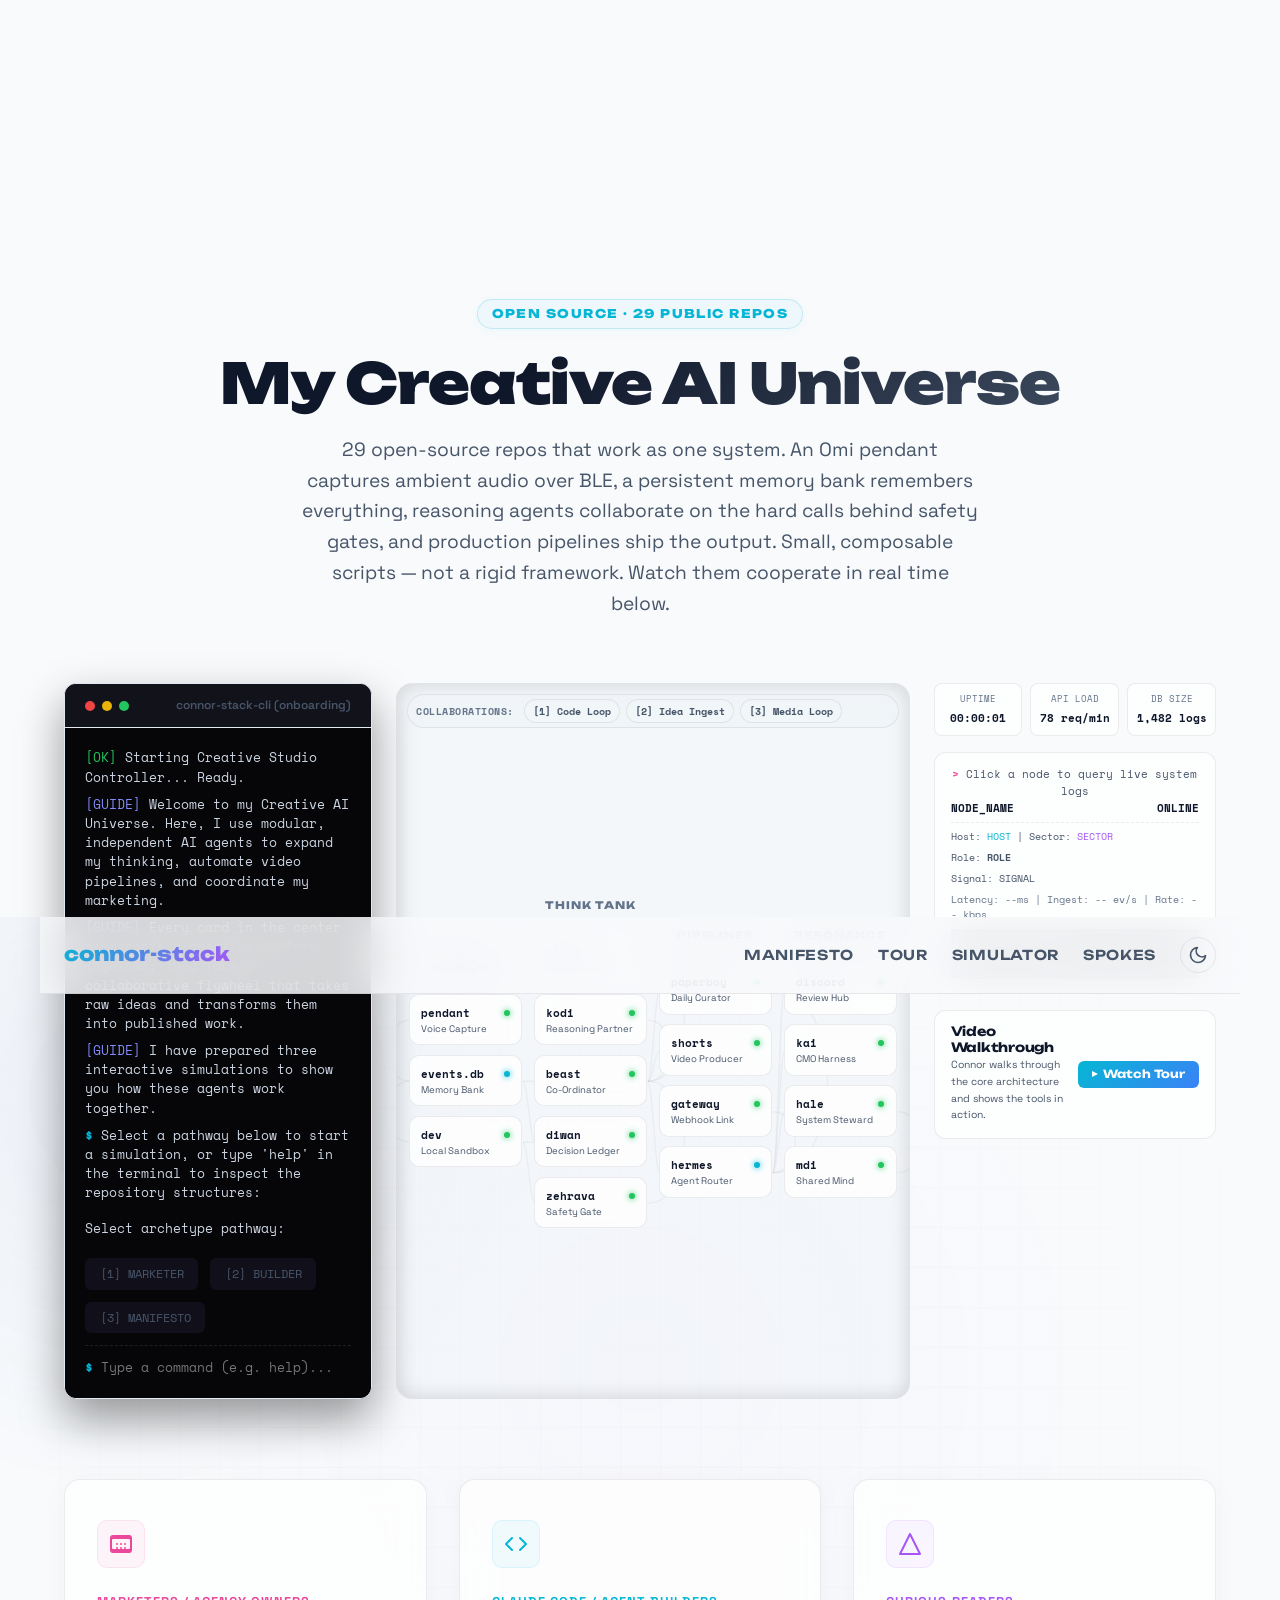
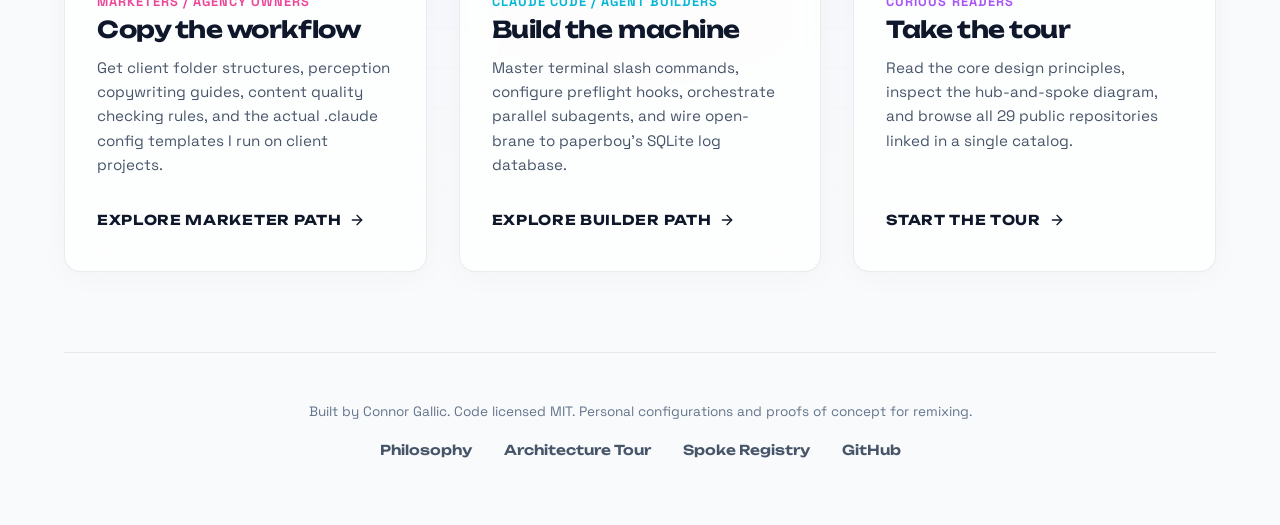
<file: index.html>
<!DOCTYPE html>
<html lang="en">
<head>
  <meta charset="UTF-8">
  <meta name="viewport" content="width=device-width, initial-scale=1.0">
  <title>connor-stack — Choose Your Own Adventure AI Portal</title>
  <meta name="description" content="An interactive portal showcasing Connor Gallic's personal AI stack. Explore composable agents, content quality loops, and custom setup prompts.">
  <link rel="stylesheet" href="index.css">
  <style>
    /* 3-column layout control deck */
    .control-deck {
      display: grid;
      grid-template-columns: 1.2fr 2fr 1.1fr;
      gap: 1.5rem;
      margin-bottom: 5rem;
      align-items: stretch;
      min-height: 620px;
    }

    @media (max-width: 1200px) {
      .control-deck {
        grid-template-columns: 1fr;
        min-height: auto;
      }
    }

    /* Column 1: Onboarding Terminal */
    .home-terminal {
      display: flex;
      flex-direction: column;
      height: 100%;
      min-height: 520px;
    }

    .home-terminal .terminal-body {
      flex-grow: 1;
      height: auto;
      overflow-y: auto;
      font-family: var(--font-mono);
      font-size: 0.8rem;
      background: #060508;
      padding: 1.25rem;
      border-radius: 0 0 12px 12px;
      line-height: 1.5;
    }

    .term-log-line {
      margin-bottom: 0.5rem;
      white-space: pre-wrap;
    }

    .term-prompt-line {
      color: var(--accent-cyan);
      font-weight: 700;
    }

    .term-success-line {
      color: #22c55e;
    }

    .term-system-line {
      color: var(--text-muted);
    }

    .term-selection-line {
      margin-top: 1rem;
      display: flex;
      flex-direction: column;
      gap: 0.5rem;
    }

    .term-btn-row {
      display: flex;
      gap: 0.75rem;
      flex-wrap: wrap;
      margin-top: 0.5rem;
    }

    .term-interactive-btn {
      background: #11101a;
      border: 1px solid var(--card-border);
      color: var(--text-secondary);
      font-family: var(--font-mono);
      font-size: 0.75rem;
      padding: 0.4rem 0.85rem;
      border-radius: 6px;
      cursor: pointer;
      transition: all var(--transition-speed);
    }

    .term-interactive-btn:hover {
      border-color: var(--accent-cyan);
      color: var(--text-primary);
      background: rgba(6, 182, 212, 0.05);
    }

    .cursor-blink {
      display: inline-block;
      width: 8px;
      height: 14px;
      background: var(--text-primary);
      margin-left: 2px;
      animation: cursorBlink 1s step-end infinite;
      vertical-align: middle;
    }

    @keyframes cursorBlink {
      from, to { background-color: transparent }
      50% { background-color: var(--text-primary) }
    }

    /* Pathway link unlock overlay */
    .glow-unlock-btn {
      background: linear-gradient(135deg, var(--accent-cyan), var(--accent-purple));
      color: #ffffff !important;
      border: none;
      box-shadow: 0 4px 15px rgba(168, 85, 247, 0.3);
      animation: pulseGlowBtn 2s infinite;
    }

    @keyframes pulseGlowBtn {
      0% { box-shadow: 0 0 0 0 rgba(168, 85, 247, 0.5); }
      70% { box-shadow: 0 0 0 10px rgba(168, 85, 247, 0); }
      100% { box-shadow: 0 0 0 0 rgba(168, 85, 247, 0); }
    }

    /* Column 2: Center Column - Flow Map */
    .topology-container {
      position: relative;
      width: 100%;
      height: 100%;
      min-height: 520px;
      background: light-dark(rgba(240, 244, 248, 0.5), rgba(7, 6, 10, 0.7));
      border: 1px solid var(--card-border);
      border-radius: 16px;
      overflow: hidden;
      box-shadow: inset 0 0 20px rgba(0,0,0,0.15);
      transition: border-color var(--transition-speed);
      display: flex;
      flex-direction: column;
    }

    .topology-container:hover {
      border-color: rgba(6, 182, 212, 0.25);
    }

    #topology-connections {
      position: absolute;
      top: 0;
      left: 0;
      width: 100%;
      height: 100%;
      pointer-events: none;
      z-index: 1;
      overflow: visible;
    }

    .flowmap-container {
      display: grid;
      grid-template-columns: repeat(4, 1fr);
      gap: 0.75rem;
      padding: 3.5rem 0.75rem 0.75rem 0.75rem;
      height: 100%;
      overflow-y: auto;
      position: relative;
      z-index: 2;
      box-sizing: border-box;
      flex-grow: 1;
    }

    .flowmap-column {
      display: flex;
      flex-direction: column;
      gap: 0.6rem;
      justify-content: center;
      height: 100%;
    }

    .column-header {
      font-family: var(--font-display);
      font-size: 0.65rem;
      font-weight: 800;
      text-transform: uppercase;
      letter-spacing: 0.08em;
      color: var(--text-muted);
      text-align: center;
      margin-bottom: 0.2rem;
      border-bottom: 1px dashed var(--card-border);
      padding-bottom: 0.3rem;
    }

    /* Node Cards */
    .node-card {
      background: light-dark(rgba(255, 255, 255, 0.8), rgba(21, 20, 29, 0.65));
      border: 1px solid var(--card-border);
      border-radius: 10px;
      padding: 0.55rem 0.7rem;
      font-family: var(--font-sans);
      cursor: pointer;
      transition: all var(--transition-speed) var(--transition-bounce);
      position: relative;
      display: flex;
      flex-direction: column;
      gap: 0.15rem;
      backdrop-filter: blur(8px);
      -webkit-backdrop-filter: blur(8px);
      user-select: none;
      z-index: 5;
    }

    .node-card:hover {
      background: light-dark(rgba(255, 255, 255, 0.95), rgba(30, 27, 46, 0.85));
      border-color: var(--accent-cyan);
      transform: translateY(-2px) scale(1.02);
      box-shadow: 0 4px 12px rgba(6, 182, 212, 0.15);
    }

    .node-header {
      display: flex;
      justify-content: space-between;
      align-items: center;
    }

    .node-title {
      font-family: var(--font-mono);
      font-size: 0.7rem;
      font-weight: 700;
      color: var(--text-primary);
    }

    .node-status-dot {
      width: 6px;
      height: 6px;
      border-radius: 50%;
      display: inline-block;
    }

    .node-status-dot.online {
      background-color: #22c55e;
      box-shadow: 0 0 6px #22c55e;
    }

    .node-status-dot.synced {
      background-color: var(--accent-cyan);
      box-shadow: 0 0 6px var(--accent-cyan);
    }

    .node-desc {
      font-size: 0.6rem;
      color: var(--text-secondary);
      line-height: 1.2;
    }

    /* Node highlight states */
    .node-card.active-node {
      border-color: var(--accent-cyan);
      box-shadow: 0 0 15px rgba(6, 182, 212, 0.4);
      background: light-dark(rgba(255, 255, 255, 0.95), rgba(30, 27, 46, 0.95));
      transform: scale(1.03);
    }

    .node-card.active-node-pink {
      border-color: var(--accent-pink);
      box-shadow: 0 0 15px rgba(236, 72, 153, 0.4);
      background: light-dark(rgba(255, 255, 255, 0.95), rgba(30, 27, 46, 0.95));
      transform: scale(1.03);
    }

    .node-card.dimmed-node {
      opacity: 0.3;
    }

    /* SVG connection paths */
    .conn-path {
      fill: none;
      stroke: var(--card-border);
      stroke-width: 1.5;
      opacity: 0.5;
      transition: all var(--transition-speed) ease;
    }

    .conn-path.highlighted {
      stroke: var(--accent-cyan);
      stroke-width: 2.5;
      opacity: 0.9;
    }

    .conn-path.dimmed {
      opacity: 0.1;
    }

    .conn-path.active-flow {
      stroke: var(--accent-cyan);
      stroke-dasharray: 6, 6;
      stroke-width: 2.5;
      opacity: 1;
      animation: flowDash 1s linear infinite;
    }

    .conn-path.active-flow-pink {
      stroke: var(--accent-pink);
      stroke-dasharray: 6, 6;
      stroke-width: 2.5;
      opacity: 1;
      animation: flowDash 1s linear infinite;
    }

    @keyframes flowDash {
      to {
        stroke-dashoffset: -12;
      }
    }

    /* Workflow simulation menu */
    .workflow-sim-header {
      position: absolute;
      top: 10px;
      left: 10px;
      right: 10px;
      display: flex;
      justify-content: flex-start;
      align-items: center;
      gap: 6px;
      z-index: 10;
      background: light-dark(rgba(240, 244, 248, 0.9), rgba(7, 6, 10, 0.85));
      border: 1px solid var(--card-border);
      border-radius: 20px;
      padding: 4px 8px;
      backdrop-filter: blur(8px);
      -webkit-backdrop-filter: blur(8px);
    }

    .sim-title {
      font-family: var(--font-mono);
      font-size: 0.65rem;
      font-weight: 700;
      color: var(--text-muted);
      margin-right: 4px;
      letter-spacing: 0.05em;
    }

    .sim-tab-btn {
      background: rgba(255, 255, 255, 0.03);
      border: 1px solid var(--card-border);
      color: var(--text-secondary);
      font-family: var(--font-mono);
      font-size: 0.65rem;
      font-weight: 600;
      padding: 3px 8px;
      border-radius: 12px;
      cursor: pointer;
      transition: all 0.2s ease;
    }

    .sim-tab-btn:hover {
      background: rgba(6, 182, 212, 0.15);
      border-color: var(--accent-cyan);
      color: var(--text-primary);
      box-shadow: 0 0 8px rgba(6, 182, 212, 0.2);
    }

    .sim-tab-btn.active {
      background: rgba(6, 182, 212, 0.2);
      border-color: var(--accent-cyan);
      color: var(--text-primary);
      box-shadow: 0 0 8px rgba(6, 182, 212, 0.3);
    }

    /* Column 3: HUD details sidepanel */
    .telemetry-sidepanel {
      display: flex;
      flex-direction: column;
      gap: 1rem;
      height: 100%;
    }

    /* Stats grid */
    .stats-mini-grid {
      display: grid;
      grid-template-columns: repeat(3, 1fr);
      gap: 0.5rem;
    }

    .stat-card-mini {
      background: var(--card-bg);
      border: 1px solid var(--card-border);
      border-radius: 8px;
      padding: 0.5rem;
      display: flex;
      flex-direction: column;
      align-items: center;
      text-align: center;
    }

    .stat-card-mini .stat-label {
      font-size: 0.55rem;
      color: var(--text-muted);
      text-transform: uppercase;
      font-family: var(--font-mono);
    }

    .stat-card-mini .stat-val {
      font-size: 0.7rem;
      font-weight: 700;
      color: var(--text-primary);
      font-family: var(--font-mono);
      margin-top: 0.15rem;
      white-space: nowrap;
    }

    /* Telemetry HUD details */
    .topology-hud {
      background: var(--card-bg);
      border: 1px solid var(--card-border);
      padding: 0.85rem 1rem;
      border-radius: 12px;
      min-height: 140px;
      display: flex;
      flex-direction: column;
      justify-content: flex-start;
      transition: all var(--transition-speed);
      backdrop-filter: blur(8px);
      -webkit-backdrop-filter: blur(8px);
    }

    .topology-hud.active-hud {
      border-color: var(--accent-cyan);
      box-shadow: 0 0 15px rgba(6, 182, 212, 0.15);
      background: rgba(6, 182, 212, 0.02);
    }

    /* Prompt Box with Copy */
    .hud-prompt-container {
      background: #060508;
      border: 1px solid var(--card-border);
      border-radius: 8px;
      padding: 0.6rem;
      margin-top: 0.5rem;
      position: relative;
    }

    .hud-prompt-scroll {
      max-height: 90px;
      overflow-y: auto;
      font-family: var(--font-mono);
      font-size: 0.65rem;
      color: var(--text-secondary);
      white-space: pre-wrap;
      word-break: break-all;
      line-height: 1.4;
      padding-right: 1.5rem;
    }

    .copy-btn-mini-hud {
      position: absolute;
      top: 6px;
      right: 6px;
      background: var(--accent-cyan);
      border: none;
      color: #ffffff;
      font-family: var(--font-mono);
      font-size: 0.55rem;
      font-weight: 700;
      padding: 2px 6px;
      border-radius: 4px;
      cursor: pointer;
      transition: all 0.2s;
    }

    .copy-btn-mini-hud:hover {
      box-shadow: 0 0 8px rgba(6, 182, 212, 0.5);
    }

    /* Video section styling */
    .video-showcase-inline {
      background: var(--card-bg);
      border: 1px solid var(--card-border);
      border-radius: 12px;
      padding: 0.85rem 1rem;
      display: flex;
      justify-content: space-between;
      align-items: center;
      gap: 0.75rem;
      backdrop-filter: blur(8px);
      -webkit-backdrop-filter: blur(8px);
    }

    .video-info-block {
      flex-grow: 1;
    }

    .video-title-mini {
      font-family: var(--font-display);
      font-size: 0.8rem;
      font-weight: 700;
      color: var(--text-primary);
      margin-bottom: 0.15rem;
    }

    .video-desc-mini {
      font-size: 0.65rem;
      color: var(--text-secondary);
    }

    .video-btn-container {
      display: flex;
      align-items: center;
    }

    .play-btn-mini {
      background: linear-gradient(135deg, var(--accent-cyan), var(--accent-blue));
      border: none;
      border-radius: 6px;
      padding: 0.4rem 0.85rem;
      font-family: var(--font-display);
      font-size: 0.7rem;
      font-weight: 700;
      color: #ffffff;
      cursor: pointer;
      display: flex;
      align-items: center;
      gap: 0.35rem;
      transition: all var(--transition-speed);
      white-space: nowrap;
    }

    .play-btn-mini:hover {
      box-shadow: 0 4px 15px rgba(6, 182, 212, 0.3);
      transform: translateY(-1px);
    }

    .play-icon-mini {
      width: 0;
      height: 0;
      border-top: 3.5px solid transparent;
      border-bottom: 3.5px solid transparent;
      border-left: 6px solid #ffffff;
    }
  </style>
</head>
<body>

  <!-- Matrix Digital Rain Background Overlay -->
  <div class="matrix-canvas-container" id="matrix-canvas-container">
    <canvas id="matrix-rain-canvas"></canvas>
  </div>

  <div class="layout-container">
    <!-- Navigation bar -->
    <header class="nav-header" role="banner">
      <a href="index.html" class="brand" id="nav-brand-link">
        <span class="brand-accent">connor-stack</span>
      </a>
      <nav class="nav-actions" role="navigation" aria-label="Main Navigation">
        <a href="philosophy.html" class="nav-link" id="nav-philosophy-link">Manifesto</a>
        <a href="tour.html" class="nav-link" id="nav-tour-link">Tour</a>
        <a href="cmo-simulator.html" class="nav-link" id="nav-simulator-link">Simulator</a>
        <a href="spokes.html" class="nav-link" id="nav-spokes-link">Spokes</a>
        <button class="theme-toggle-btn" id="theme-toggle-button" aria-label="Toggle color theme" title="Toggle dark/light mode">
          <svg width="20" height="20" viewBox="0 0 24 24" fill="none" stroke="currentColor" stroke-width="2" stroke-linecap="round" stroke-linejoin="round" class="theme-icon">
            <circle cx="12" cy="12" r="4"></circle>
            <path d="M12 2v2"></path>
            <path d="M12 20v2"></path>
            <path d="M5 5l1.5 1.5"></path>
            <path d="M17.5 17.5L19 19"></path>
            <path d="M2 12h2"></path>
            <path d="M20 12h2"></path>
            <path d="M5 19l1.5-1.5"></path>
            <path d="M17.5 6.5L19 5"></path>
          </svg>
        </button>
      </nav>
    </header>

    <!-- Main Content Area -->
    <main role="main">
      <section class="hero" aria-labelledby="main-heading">
        <span class="hero-tag">Open Source · 29 Public Repos</span>
        <h1 class="hero-title" id="main-heading">My Creative AI Universe</h1>
        <p class="hero-subtitle">29 open-source repos that work as one system. An Omi pendant captures ambient audio over BLE, a persistent memory bank remembers everything, reasoning agents collaborate on the hard calls behind safety gates, and production pipelines ship the output. Small, composable scripts — not a rigid framework. Watch them cooperate in real time below.</p>
      </section>

      <!-- Active Dashboard: Onboarding Terminal + Stack Status -->
      <section class="control-deck" aria-label="AI Universe Control Deck">
        <!-- Interactive Onboarding Terminal (Left Column) -->
        <div class="terminal-window home-terminal">
          <div class="terminal-header">
            <div class="terminal-dots">
              <div class="terminal-dot red"></div>
              <div class="terminal-dot yellow"></div>
              <div class="terminal-dot green"></div>
            </div>
            <div class="terminal-title">connor-stack-cli (onboarding)</div>
          </div>
          <div class="terminal-body" id="term-onboarding-logs">
            <div id="terminal-logs-content"></div>
            <div class="terminal-input-container" id="terminal-input-row" style="display: none;">
              <span class="term-prompt-line">$ </span>
              <input type="text" class="terminal-text-input" id="terminal-text-input" autocomplete="off" placeholder="Type a command (e.g. help)...">
            </div>
          </div>
        </div>

        <!-- Live Network Graph Canvas Container (Center Column) -->
        <div class="topology-container" id="topology-container-main">
          <!-- Floating Scenario Selection Menu -->
          <div class="workflow-sim-header" id="workflow-sim-header">
            <span class="sim-title">COLLABORATIONS:</span>
            <button class="sim-tab-btn" id="sim-btn-code" onclick="startWorkflowSim('code')">[1] Code Loop</button>
            <button class="sim-tab-btn" id="sim-btn-voice" onclick="startWorkflowSim('voice')">[2] Idea Ingest</button>
            <button class="sim-tab-btn" id="sim-btn-media" onclick="startWorkflowSim('media')">[3] Media Loop</button>
          </div>

          <svg id="topology-connections"></svg>

          <div class="flowmap-container" id="flowmap-outer-container">
            <!-- Column 1: MEMORY -->
            <div class="flowmap-column" id="col-memory">
              <div class="column-header">MEMORY</div>
              <div class="node-card" id="node-pendant" data-node-key="pendant">
                <div class="node-header">
                  <span class="node-title">pendant</span>
                  <span class="node-status-dot online"></span>
                </div>
                <div class="node-desc">Voice Capture</div>
              </div>
              <div class="node-card" id="node-events" data-node-key="events">
                <div class="node-header">
                  <span class="node-title">events.db</span>
                  <span class="node-status-dot synced"></span>
                </div>
                <div class="node-desc">Memory Bank</div>
              </div>
              <div class="node-card" id="node-dev" data-node-key="dev">
                <div class="node-header">
                  <span class="node-title">dev</span>
                  <span class="node-status-dot online"></span>
                </div>
                <div class="node-desc">Local Sandbox</div>
              </div>
            </div>

            <!-- Column 2: THINK TANK -->
            <div class="flowmap-column" id="col-thinktank">
              <div class="column-header">THINK TANK</div>
              <div class="node-card" id="node-clive" data-node-key="clive">
                <div class="node-header">
                  <span class="node-title">clive</span>
                  <span class="node-status-dot online"></span>
                </div>
                <div class="node-desc">Coding Peer</div>
              </div>
              <div class="node-card" id="node-kodi" data-node-key="kodi">
                <div class="node-header">
                  <span class="node-title">kodi</span>
                  <span class="node-status-dot online"></span>
                </div>
                <div class="node-desc">Reasoning Partner</div>
              </div>
              <div class="node-card" id="node-beast" data-node-key="beast">
                <div class="node-header">
                  <span class="node-title">beast</span>
                  <span class="node-status-dot online"></span>
                </div>
                <div class="node-desc">Co-Ordinator</div>
              </div>
              <div class="node-card" id="node-diwan" data-node-key="diwan">
                <div class="node-header">
                  <span class="node-title">diwan</span>
                  <span class="node-status-dot online"></span>
                </div>
                <div class="node-desc">Decision Ledger</div>
              </div>
              <div class="node-card" id="node-zehrava" data-node-key="zehrava">
                <div class="node-header">
                  <span class="node-title">zehrava</span>
                  <span class="node-status-dot online"></span>
                </div>
                <div class="node-desc">Safety Gate</div>
              </div>
            </div>

            <!-- Column 3: PIPELINES -->
            <div class="flowmap-column" id="col-pipelines">
              <div class="column-header">PIPELINES</div>
              <div class="node-card" id="node-paperboy" data-node-key="paperboy">
                <div class="node-header">
                  <span class="node-title">paperboy</span>
                  <span class="node-status-dot online"></span>
                </div>
                <div class="node-desc">Daily Curator</div>
              </div>
              <div class="node-card" id="node-shorts" data-node-key="shorts">
                <div class="node-header">
                  <span class="node-title">shorts</span>
                  <span class="node-status-dot online"></span>
                </div>
                <div class="node-desc">Video Producer</div>
              </div>
              <div class="node-card" id="node-gateway" data-node-key="gateway">
                <div class="node-header">
                  <span class="node-title">gateway</span>
                  <span class="node-status-dot online"></span>
                </div>
                <div class="node-desc">Webhook Link</div>
              </div>
              <div class="node-card" id="node-hermes" data-node-key="hermes">
                <div class="node-header">
                  <span class="node-title">hermes</span>
                  <span class="node-status-dot synced"></span>
                </div>
                <div class="node-desc">Agent Router</div>
              </div>
            </div>

            <!-- Column 4: RESONANCE -->
            <div class="flowmap-column" id="col-resonance">
              <div class="column-header">RESONANCE</div>
              <div class="node-card" id="node-discord" data-node-key="discord">
                <div class="node-header">
                  <span class="node-title">discord</span>
                  <span class="node-status-dot online"></span>
                </div>
                <div class="node-desc">Review Hub</div>
              </div>
              <div class="node-card" id="node-kai" data-node-key="kai">
                <div class="node-header">
                  <span class="node-title">kai</span>
                  <span class="node-status-dot online"></span>
                </div>
                <div class="node-desc">CMO Harness</div>
              </div>
              <div class="node-card" id="node-hale" data-node-key="hale">
                <div class="node-header">
                  <span class="node-title">hale</span>
                  <span class="node-status-dot online"></span>
                </div>
                <div class="node-desc">System Steward</div>
              </div>
              <div class="node-card" id="node-mdi" data-node-key="mdi">
                <div class="node-header">
                  <span class="node-title">mdi</span>
                  <span class="node-status-dot online"></span>
                </div>
                <div class="node-desc">Shared Mind</div>
              </div>
            </div>
          </div>
        </div>

        <!-- Telemetry Sidepanel & HUD (Right Column) -->
        <div class="telemetry-sidepanel">
          <!-- Live System stats -->
          <div class="stats-mini-grid">
            <div class="stat-card-mini">
              <span class="stat-label">Uptime</span>
              <span class="stat-val" id="stats-uptime">00:00:00</span>
            </div>
            <div class="stat-card-mini">
              <span class="stat-label">API Load</span>
              <span class="stat-val" id="stats-api-load">78 req/min</span>
            </div>
            <div class="stat-card-mini">
              <span class="stat-label">DB Size</span>
              <span class="stat-val" id="stats-db-count">1,482 logs</span>
            </div>
          </div>

          <!-- Node Telemetry Details Box -->
          <div class="topology-hud" id="topology-details">
            <div id="topology-hud-idle" style="font-family: var(--font-mono); font-size: 0.7rem; color: var(--text-secondary); text-align: center; line-height: 1.5; margin: auto 0;">
              <span style="color: var(--accent-pink); animation: cursorBlink 1.5s infinite; font-weight: bold;">&gt;</span> Click a node to query live system logs
            </div>
            <div id="topology-hud-active" style="display: none; font-family: var(--font-mono); font-size: 0.7rem; line-height: 1.5; height: 100%; display: flex; flex-direction: column; justify-content: space-between;">
              <div>
                <div style="display: flex; justify-content: space-between; margin-bottom: 0.35rem; border-bottom: 1px dashed var(--card-border); padding-bottom: 0.35rem;">
                  <span id="hud-node-name" style="font-weight: 700; color: var(--text-primary);">NODE_NAME</span>
                  <span id="hud-node-status" style="font-weight: 700;">ONLINE</span>
                </div>
                <div style="color: var(--text-secondary); margin-bottom: 0.35rem; font-size: 0.65rem;">
                  Host: <span id="hud-node-host" style="color: var(--accent-cyan);">HOST</span> | Sector: <span id="hud-node-sector" style="color: var(--accent-purple);">SECTOR</span>
                </div>
                <div style="color: var(--text-secondary); margin-bottom: 0.35rem; font-size: 0.65rem;">
                  Role: <span id="hud-node-role" style="font-weight: 600;">ROLE</span>
                </div>
                <div style="color: var(--text-secondary); margin-bottom: 0.35rem; font-size: 0.65rem;">
                  Signal: <span id="hud-node-signal" style="font-family: var(--font-mono);">SIGNAL</span>
                </div>
                <div style="color: var(--text-muted); font-size: 0.6rem; margin-bottom: 0.5rem;" id="hud-node-telemetry">
                  Latency: --ms | Ingest: -- ev/s | Rate: -- kbps
                </div>
                <div style="color: var(--text-primary); font-size: 0.65rem; height: 50px; overflow-y: auto; background: rgba(0,0,0,0.3); padding: 0.35rem 0.6rem; border-radius: 4px; border-left: 2px solid var(--accent-cyan); font-family: var(--font-mono); white-space: pre-wrap;" id="hud-node-activity">
                  SYSTEM_ACTIVITY_LOG
                </div>
              </div>

              <!-- Prompt Copy Panel -->
              <div id="hud-prompt-box" class="hud-prompt-container" style="display: none; margin-top: 0.5rem;">
                <button class="copy-btn-mini-hud" id="hud-copy-btn">COPY PROMPT</button>
                <div style="font-size: 0.55rem; color: var(--text-muted); font-family: var(--font-mono); margin-bottom: 0.2rem; text-transform: uppercase;">Paste this into Claude:</div>
                <div class="hud-prompt-scroll" id="hud-prompt-text">PROMPT_TEMPLATE</div>
              </div>
            </div>
          </div>

          <!-- Video Walkthrough -->
          <div class="video-showcase-inline">
            <div class="video-info-block">
              <h3 class="video-title-mini">Video Walkthrough</h3>
              <p class="video-desc-mini">Connor walks through the core architecture and shows the tools in action.</p>
            </div>
            <div class="video-btn-container" id="video-btn-wrapper">
              <button class="play-btn-mini" id="video-play-trigger" aria-label="Watch video walkthrough">
                <span class="play-icon-mini"></span>
                <span>Watch Tour</span>
              </button>
            </div>
          </div>
        </div>
      </section>

      <!-- The Three Doors Route Selection -->
      <section class="doors-grid" aria-label="Audience Pathways">
        
        <!-- Marketer Door -->
        <a href="marketer/index.html" class="door-card marketer" id="door-marketer-link">
          <div class="door-icon-wrapper">
            <svg width="24" height="24" viewBox="0 0 24 24" fill="none" stroke="currentColor" stroke-width="2" stroke-linecap="round" stroke-linejoin="round">
              <path d="M4 4h16c1.1 0 2 .9 2 2v12c0 1.1-.9 2-2 2H4c-1.1 0-2-.9-2-2V6c0-1.1.9-2 2-2z"></path>
              <rect x="2" y="6" width="20" height="12" rx="2"></rect>
              <path d="M12 12h.01"></path>
              <path d="M16 16h.01"></path>
              <path d="M8 16h.01"></path>
              <path d="M12 16h.01"></path>
              <path d="M8 12h.01"></path>
              <path d="M16 12h.01"></path>
            </svg>
          </div>
          <span class="door-meta">Marketers / Agency Owners</span>
          <h3 class="door-title">Copy the workflow</h3>
          <p class="door-desc">Get client folder structures, perception copywriting guides, content quality checking rules, and the actual .claude config templates I run on client projects.</p>
          <span class="door-action" id="marketer-action-span">
            <span>Explore Marketer Path</span>
            <svg class="arrow-icon" width="16" height="16" viewBox="0 0 24 24" fill="none" stroke="currentColor" stroke-width="2" stroke-linecap="round" stroke-linejoin="round">
              <line x1="5" y1="12" x2="19" y2="12"></line>
              <polyline points="12 5 19 12 12 19"></polyline>
            </svg>
          </span>
        </a>

        <!-- Builder Door -->
        <a href="builder/index.html" class="door-card builder" id="door-builder-link">
          <div class="door-icon-wrapper">
            <svg width="24" height="24" viewBox="0 0 24 24" fill="none" stroke="currentColor" stroke-width="2" stroke-linecap="round" stroke-linejoin="round">
              <polyline points="16 18 22 12 16 6"></polyline>
              <polyline points="8 6 2 12 8 18"></polyline>
            </svg>
          </div>
          <span class="door-meta">Claude Code / Agent Builders</span>
          <h3 class="door-title">Build the machine</h3>
          <p class="door-desc">Master terminal slash commands, configure preflight hooks, orchestrate parallel subagents, and wire open-brane to paperboy's SQLite log database.</p>
          <span class="door-action" id="builder-action-span">
            <span>Explore Builder Path</span>
            <svg class="arrow-icon" width="16" height="16" viewBox="0 0 24 24" fill="none" stroke="currentColor" stroke-width="2" stroke-linecap="round" stroke-linejoin="round">
              <line x1="5" y1="12" x2="19" y2="12"></line>
              <polyline points="12 5 19 12 12 19"></polyline>
            </svg>
          </span>
        </a>

        <!-- Curious Door -->
        <a href="tour.html" class="door-card curious" id="door-tour-link">
          <div class="door-icon-wrapper">
            <svg width="24" height="24" viewBox="0 0 24 24" fill="none" stroke="currentColor" stroke-width="2" stroke-linecap="round" stroke-linejoin="round">
              <polygon points="12 2 2 22 22 22"></polygon>
            </svg>
          </div>
          <span class="door-meta">Curious Readers</span>
          <h3 class="door-title">Take the tour</h3>
          <p class="door-desc">Read the core design principles, inspect the hub-and-spoke diagram, and browse all 29 public repositories linked in a single catalog.</p>
          <span class="door-action">
            <span>Start the Tour</span>
            <svg class="arrow-icon" width="16" height="16" viewBox="0 0 24 24" fill="none" stroke="currentColor" stroke-width="2" stroke-linecap="round" stroke-linejoin="round">
              <line x1="5" y1="12" x2="19" y2="12"></line>
              <polyline points="12 5 19 12 12 19"></polyline>
            </svg>
          </span>
        </a>

      </section>
    </main>

    <!-- Footer Area -->
    <footer class="footer" role="contentinfo">
      <p class="footer-text">Built by Connor Gallic. Code licensed MIT. Personal configurations and proofs of concept for remixing.</p>
      <div class="footer-links">
        <a href="philosophy.html" class="footer-link">Philosophy</a>
        <a href="tour.html" class="footer-link">Architecture Tour</a>
        <a href="spokes.html" class="footer-link">Spoke Registry</a>
        <a href="https://github.com/cgallic/connor-stack" class="footer-link" target="_blank" rel="noopener">GitHub</a>
      </div>
    </footer>
  </div>

  <script>
    // Theme control using light-dark() CSS reactivity and color-scheme properties
    const themeBtn = document.getElementById('theme-toggle-button');
    
    // Get initial preference
    let currentTheme = localStorage.getItem('theme');
    if (!currentTheme) {
      currentTheme = window.matchMedia('(prefers-color-scheme: light)').matches ? 'light' : 'dark';
    }
    
    // Set initial layout
    document.documentElement.style.colorScheme = currentTheme;
    updateThemeIcon(currentTheme);
    
    themeBtn.addEventListener('click', () => {
      const isDark = document.documentElement.style.colorScheme === 'dark';
      const nextTheme = isDark ? 'light' : 'dark';
      
      document.documentElement.style.colorScheme = nextTheme;
      localStorage.setItem('theme', nextTheme);
      updateThemeIcon(nextTheme);
    });

    function updateThemeIcon(theme) {
      const isDark = theme === 'dark';
      themeBtn.querySelector('.theme-icon').innerHTML = isDark 
        ? `<circle cx="12" cy="12" r="4"></circle><path d="M12 2v2"></path><path d="M12 20v2"></path><path d="M5 5l1.5 1.5"></path><path d="M17.5 17.5L19 19"></path><path d="M2 12h2"></path><path d="M20 12h2"></path><path d="M5 19l1.5-1.5"></path><path d="M17.5 6.5L19 5"></path>`
        : `<path d="M21 12.79A9 9 0 1 1 11.21 3 7 7 0 0 0 21 12.79z"></path>`;
    }

    // Web Audio Synthesizer Logic
    let audioCtx = null;
    let soundEnabled = true;

    function getAudioContext() {
      if (!audioCtx) {
        audioCtx = new (window.AudioContext || window.webkitAudioContext)();
      }
      return audioCtx;
    }

    function playTone(freqStart, freqEnd, duration, type = 'sine', volume = 0.05) {
      if (!soundEnabled) return;
      try {
        const ctx = getAudioContext();
        if (ctx.state === 'suspended') {
          ctx.resume();
        }
        const osc = ctx.createOscillator();
        const gain = ctx.createGain();
        
        osc.type = type;
        osc.frequency.setValueAtTime(freqStart, ctx.currentTime);
        if (freqEnd && freqEnd !== freqStart) {
          osc.frequency.exponentialRampToValueAtTime(freqEnd, ctx.currentTime + duration);
        }
        
        gain.gain.setValueAtTime(volume, ctx.currentTime);
        gain.gain.exponentialRampToValueAtTime(0.0001, ctx.currentTime + duration);
        
        osc.connect(gain);
        gain.connect(ctx.destination);
        
        osc.start();
        osc.stop(ctx.currentTime + duration);
      } catch (e) {
        console.warn("Web Audio API not supported/blocked", e);
      }
    }

    const playTick = () => playTone(1200, 1000, 0.015, 'triangle', 0.01);
    const playSuccess = () => {
      playTone(523.25, 523.25, 0.08, 'sine', 0.03);
      setTimeout(() => playTone(659.25, 659.25, 0.08, 'sine', 0.03), 80);
      setTimeout(() => playTone(783.99, 783.99, 0.15, 'sine', 0.03), 160);
    };
    const playChirp = () => playTone(800, 1600, 0.05, 'sine', 0.02);
    const playLaser = () => playTone(2000, 150, 0.25, 'sawtooth', 0.015);
    const playError = () => playTone(150, 120, 0.15, 'sawtooth', 0.03);
    const playBoot = () => {
      playTone(110, 220, 0.4, 'sine', 0.04);
      setTimeout(() => playTone(165, 330, 0.4, 'sine', 0.03), 150);
    };

    function attachAudioFeedback() {
      const elements = document.querySelectorAll('a, button, .term-interactive-btn');
      elements.forEach(el => {
        if (el.dataset.soundAttached) return;
        el.dataset.soundAttached = "true";
        
        el.addEventListener('mouseenter', () => {
          playTick();
        });
        el.addEventListener('click', () => {
          if (el.classList.contains('glow-unlock-btn')) {
            playSuccess();
          } else if (el.id === 'theme-toggle-button') {
            playChirp();
          } else {
            playTick();
          }
        });
      });
    }

    // Video play trigger feedback
    const playTrigger = document.getElementById('video-play-trigger');
    if (playTrigger) {
      playTrigger.addEventListener('click', () => {
        const wrapper = document.getElementById('video-btn-wrapper');
        if (wrapper) {
          wrapper.innerHTML = `
            <span style="font-size: 0.8rem; color: var(--text-secondary); font-weight: 500;">
              Video coming soon
            </span>
          `;
        }
      });
    }

    // Onboarding Terminal Simulator Logic
    const termBody = document.getElementById('term-onboarding-logs');
    const termLogs = document.getElementById('terminal-logs-content');
    const inputRow = document.getElementById('terminal-input-row');
    const textInput = document.getElementById('terminal-text-input');
    
    const bootSequence = [
      { text: "Starting Creative Studio Controller... Ready.", type: "success", delay: 200 },
      { text: "Welcome to my Creative AI Universe. Here, I use modular, independent AI agents to expand my thinking, automate video pipelines, and coordinate my marketing.", type: "system", delay: 300 },
      { text: "Every card in the center represents a creative partner. Together, they form a collaborative flywheel that takes raw ideas and transforms them into published work.", type: "system", delay: 300 },
      { text: "I have prepared three interactive simulations to show you how these agents work together.", type: "system", delay: 300 },
      { text: "Select a pathway below to start a simulation, or type 'help' in the terminal to inspect the repository structures:", type: "prompt", delay: 200 }
    ];

    function writeTermLine(text, type = "") {
      const line = document.createElement('div');
      line.className = 'term-log-line';
      if (type === 'prompt') {
        line.innerHTML = `<span class="term-prompt-line">$ </span>${text}`;
      } else if (type === 'success') {
        line.innerHTML = `<span style="color:#22c55e;">[OK]</span> ${text}`;
      } else if (type === 'system') {
        line.innerHTML = `<span style="color:#818cf8;">[GUIDE]</span> ${text}`;
      } else if (type === 'error') {
        line.innerHTML = `<span style="color:#ef4444;">[ERR]</span> ${text}`;
      } else {
        line.textContent = text;
      }
      termLogs.appendChild(line);
      termBody.scrollTop = termBody.scrollHeight;
    }

    let seqIndex = 0;
    function runBootSequence() {
      if (seqIndex === 0) {
        playBoot();
      }
      if (seqIndex < bootSequence.length) {
        const item = bootSequence[seqIndex];
        writeTermLine(item.text, item.type);
        seqIndex++;
        setTimeout(runBootSequence, item.delay);
      } else {
        showSelectionButtons();
      }
    }

    function showSelectionButtons() {
      const actionRow = document.createElement('div');
      actionRow.className = 'term-selection-line';
      actionRow.innerHTML = `
        <div style="font-family: var(--font-mono); font-size: 0.8rem; margin-bottom: 0.25rem;">Select archetype pathway:</div>
        <div class="term-btn-row">
          <button class="term-interactive-btn" onclick="selectPath('marketer')">[1] MARKETER</button>
          <button class="term-interactive-btn" onclick="selectPath('builder')">[2] BUILDER</button>
          <button class="term-interactive-btn" onclick="selectPath('manifesto')">[3] MANIFESTO</button>
        </div>
      `;
      termLogs.appendChild(actionRow);
      
      // Reveal input prompt
      inputRow.style.display = 'flex';
      textInput.focus();
      
      termBody.scrollTop = termBody.scrollHeight;
      attachAudioFeedback();
      
      // Listen to keyboard inputs for quick selection
      window.addEventListener('keydown', handleKeySelection);
    }

    function handleKeySelection(e) {
      // Ignore if user is typing in the command input box
      if (document.activeElement === textInput) return;
      
      if (e.key === '1') {
        window.removeEventListener('keydown', handleKeySelection);
        selectPath('marketer');
      } else if (e.key === '2') {
        window.removeEventListener('keydown', handleKeySelection);
        selectPath('builder');
      } else if (e.key === '3') {
        window.removeEventListener('keydown', handleKeySelection);
        selectPath('manifesto');
      }
    }

    window.selectPath = function(pathType) {
      window.removeEventListener('keydown', handleKeySelection);

      // Clean buttons row from view if present
      const btnRow = termLogs.querySelector('.term-selection-line');
      if (btnRow) {
        btnRow.remove();
      }

      if (pathType === 'marketer') {
        writeTermLine("Booting Marketer Pathway...", "prompt");
        writeTermLine("Connecting to the marketing tools and outline generators...", "system");
        if (window.startWorkflowSim) {
          window.startWorkflowSim('voice');
        }
        setTimeout(() => {
          writeTermLine("Loading copy audit scoring algorithms and framework criteria...", "system");
          setTimeout(() => {
            writeTermLine("Applying Connor's Four U's content principles...", "system");
            setTimeout(() => {
              writeTermLine("Pathway active! The Marketer portal link is now unlocked below.", "success");
              playSuccess();
              
              // Highlight Marketer door card
              const doorCard = document.getElementById('door-marketer-link');
              const span = document.getElementById('marketer-action-span');
              if (doorCard) {
                doorCard.style.borderColor = 'var(--accent-pink)';
                doorCard.style.boxShadow = '0 0 25px rgba(236, 72, 153, 0.2)';
              }
              if (span) {
                span.classList.add('glow-unlock-btn');
                span.innerHTML = `<span>GO TO MARKETER PORTAL -></span>`;
              }
              
              // Smooth scroll to card
              if (doorCard) {
                doorCard.scrollIntoView({ behavior: 'smooth', block: 'nearest' });
              }
            }, 300);
          }, 350);
        }, 200);
      } 
      else if (pathType === 'builder') {
        writeTermLine("Booting Builder Pathway...", "prompt");
        writeTermLine("Loading autonomous dev agent configuration files...", "system");
        if (window.startWorkflowSim) {
          window.startWorkflowSim('code');
        }
        setTimeout(() => {
          writeTermLine("Establishing secure sandbox environment on localhost...", "system");
          setTimeout(() => {
            writeTermLine("Syncing preflight safety gates and verification systems...", "system");
            setTimeout(() => {
              writeTermLine("Pathway active! The Builder portal link is now unlocked below.", "success");
              playSuccess();
              
              // Highlight Builder door card
              const doorCard = document.getElementById('door-builder-link');
              const span = document.getElementById('builder-action-span');
              if (doorCard) {
                doorCard.style.borderColor = 'var(--accent-cyan)';
                doorCard.style.boxShadow = '0 0 25px rgba(6, 182, 212, 0.2)';
              }
              if (span) {
                span.classList.add('glow-unlock-btn');
                span.innerHTML = `<span>GO TO BUILDER PORTAL -></span>`;
              }
              
              // Smooth scroll to card
              if (doorCard) {
                doorCard.scrollIntoView({ behavior: 'smooth', block: 'nearest' });
              }
            }, 300);
          }, 350);
        }, 200);
      } 
      else if (pathType === 'manifesto') {
        writeTermLine("Opening Design Manifesto...", "prompt");
        writeTermLine("Analyzing hub-and-spoke philosophy documents...", "system");
        window.pendingManifestoRedirect = true;
        if (window.startWorkflowSim) {
          window.startWorkflowSim('media');
        }
        setTimeout(() => {
          writeTermLine("Accessing system complexity thesis files...", "system");
          setTimeout(() => {
            writeTermLine("Simulation active. Redirecting to philosophy.html in a moment...", "success");
            playSuccess();
          }, 300);
        }, 250);
      }
    };

    // Command parser logic
    let commandHistory = [];
    let historyIndex = -1;

    textInput.addEventListener('keydown', (e) => {
      if (e.key === 'Enter') {
        const cmd = textInput.value.trim();
        if (cmd) {
          commandHistory.push(cmd);
          historyIndex = commandHistory.length;
          handleCommand(cmd);
        }
        textInput.value = '';
      } else if (e.key === 'ArrowUp') {
        e.preventDefault();
        if (historyIndex > 0) {
          historyIndex--;
          textInput.value = commandHistory[historyIndex];
        }
      } else if (e.key === 'ArrowDown') {
        e.preventDefault();
        if (historyIndex < commandHistory.length - 1) {
          historyIndex++;
          textInput.value = commandHistory[historyIndex];
        } else {
          historyIndex = commandHistory.length;
          textInput.value = '';
        }
      }
    });

    function handleCommand(cmdLine) {
      writeTermLine(`${cmdLine}`, "prompt");
      
      const parts = cmdLine.trim().split(/\s+/);
      const cmd = parts[0].toLowerCase();
      const arg = parts.slice(1).join(' ');

      setTimeout(() => {
        switch (cmd) {
          case 'help':
            writeTermLine("Creative Studio Controller command reference:", "system");
            writeTermLine("  help            - List available commands", "system");
            writeTermLine("  ls              - Browse creative directory structure & files", "system");
            writeTermLine("  cat [file]      - Read philosophy, spokes list, tour description, or marketing simulator details", "system");
            writeTermLine("  ping            - Check connection status and roles of creative agents", "system");
            writeTermLine("  beast           - Run Beast Core supervisor simulation of the entire flywheel", "system");
            writeTermLine("  clear           - Wipe the console logs", "system");
            writeTermLine("  sound           - Toggle sound synthesizer feedback", "system");
            writeTermLine("  1, 2, 3         - Load archetype pathways (marketer/builder/manifesto)", "system");
            break;
          case 'ls':
            writeTermLine("Exploring workspace templates: cgallic/connor-stack", "system");
            writeTermLine("  builder/        - Coding agent configurations, A2A messaging rules", "system");
            writeTermLine("  marketer/       - Copywriting folders, brand audits, prompt templates", "system");
            writeTermLine("  cmo-simulator.html - Multi-agent marketing copywriter playground", "system");
            writeTermLine("  philosophy.html - Core design principles & the case for composable AI", "system");
            writeTermLine("  spokes.html     - Full catalog of the 29 repositories in the stack", "system");
            writeTermLine("  tour.html       - A step-by-step walkthrough of my workspace", "system");
            break;
          case 'cat':
            if (!arg) {
              writeTermLine("Please specify which document you would like to read (e.g. cat philosophy.html).", "error");
              playError();
              break;
            }
            if (arg.includes('philosophy') || arg.includes('manifesto')) {
              writeTermLine("Reading philosophy.html...", "system");
              writeTermLine("My Creative Philosophy:", "system");
              writeTermLine("  I believe that AI should not be locked in rigid, complex frameworks that break easily.", "system");
              writeTermLine("  Instead, write lightweight scripts that do exactly one task well, and orchestrate", "system");
              writeTermLine("  them via prompt files. By keeping files local on disk, your workspace remains", "system");
              writeTermLine("  transparent, secure, and infinitely flexible. AI is a partner, not a replacement.", "system");
            } else if (arg.includes('spokes') || arg.includes('registry')) {
              writeTermLine("Reading spokes.html...", "system");
              writeTermLine("The Spoke Registry lists all 29 micro-modules in my system, including", "system");
              writeTermLine("ambient pendant capture, news scraping, video generation, and security pipelines.", "system");
            } else if (arg.includes('cmo') || arg.includes('simulator')) {
              writeTermLine("Reading cmo-simulator.html...", "system");
              writeTermLine("The CMO Simulator is an interactive playground that simulates how my AI team", "system");
              writeTermLine("drafts copywriting ideas and audits them against quality standards automatically.", "system");
            } else if (arg.includes('tour')) {
              writeTermLine("Reading tour.html...", "system");
              writeTermLine("The Architecture Tour describes my local setup, showing how I write scripts,", "system");
              writeTermLine("configure agent routing using Hermes, and build in secure, local sandboxes.", "system");
            } else {
              writeTermLine(`The document '${arg}' was not found. Try 'cat philosophy.html'.`, "error");
              playError();
            }
            break;
          case 'ping':
            writeTermLine("Checking status of the Creative AI Flywheel stages...", "system");
            if (window.universeController && window.universeController.triggerPing) {
              window.universeController.triggerPing();
            }
            setTimeout(() => { writeTermLine("Checking Stage 1: MEMORY (Capturing ambient ideas)...", "system"); }, 100);
            setTimeout(() => { writeTermLine("  Memory Bank (events.db) is ready. Voice Capture (pendant) is streaming. Sandbox (dev) is active.", "success"); }, 400);
            setTimeout(() => { writeTermLine("Checking Stage 2: THINK TANK (Refining ideas)...", "system"); }, 600);
            setTimeout(() => { writeTermLine("  Coding Peer (clive) and Reasoning Partner (kodi) are online. Co-Ordinator (beast), Decision Ledger (diwan), and Safety Gate (zehrava) are standing by.", "success"); }, 900);
            setTimeout(() => { writeTermLine("Checking Stage 3: PIPELINES (Automating output)...", "system"); }, 1100);
            setTimeout(() => { writeTermLine("  Daily Curator (paperboy), Video Producer (shorts), Webhook Link (gateway), and Router (hermes) are synchronized.", "success"); }, 1400);
            setTimeout(() => { writeTermLine("Checking Stage 4: RESONANCE (Amplifying reach)...", "system"); }, 1600);
            setTimeout(() => { writeTermLine("  Review Hub (discord), CMO Harness (kai), Steward (hale), and Collective (mdi) are online.", "success"); }, 1900);
            setTimeout(() => {
              writeTermLine("All 16 creative nodes are connected, healthy, and cooperating.", "success");
              playSuccess();
            }, 2100);
            break;
          case 'beast':
            playLaser();
            writeTermLine("Initializing Beast Core supervisor loop...", "system");
            if (window.universeController && window.universeController.triggerBeastStorm) {
              window.universeController.triggerBeastStorm();
            }
            setTimeout(() => { writeTermLine("Beast Core represents the supervisor harness coordinating all background tasks.", "system"); }, 100);
            setTimeout(() => { writeTermLine("  Ingesting events: Checking events.db for incoming audio or code sandboxes updates.", "system"); }, 300);
            setTimeout(() => { writeTermLine("  Consulting peers: Running Clive and Kodi coding prompts to optimize file layouts.", "system"); }, 500);
            setTimeout(() => { writeTermLine("  Driving pipelines: Preparing news curator scans and automated media rendering.", "system"); }, 700);
            setTimeout(() => { writeTermLine("  Broadcasting alerts: Dispatching review logs to Discord channels and CMO Harness.", "system"); }, 900);
            setTimeout(() => {
              writeTermLine("Beast Mode: ACTIVE. All cognitive loops are operating at full capacity.", "success");
              playSuccess();
            }, 1100);
            break;
          case 'matrix':
            const hasMatrix = document.body.classList.toggle('matrix-theme');
            writeTermLine(`Matrix green overlay theme: ${hasMatrix ? 'ENABLED' : 'DISABLED'}`, "success");
            playChirp();
            break;
          case 'clear':
            termLogs.innerHTML = '';
            break;
          case 'sound':
            soundEnabled = !soundEnabled;
            writeTermLine(`Sound synthesizer audio feedback: ${soundEnabled ? 'ENABLED' : 'DISABLED'}`, "success");
            if (soundEnabled) playSuccess();
            break;
          case '1':
          case 'marketer':
            selectPath('marketer');
            break;
          case '2':
          case 'builder':
            selectPath('builder');
            break;
          case '3':
          case 'manifesto':
            selectPath('manifesto');
            break;
          default:
            writeTermLine(`Command '${cmd}' not recognized. Type 'help' for command reference.`, "error");
            playError();
        }
        termBody.scrollTop = termBody.scrollHeight;
      }, 100);
    }

    // Creative AI Flywheel Flow Map Data
    const nodesData = {
      events: {
        name: 'Memory Bank',
        repo: 'events.db',
        sector: 'MEMORY',
        status: 'SYNCED',
        host: 'SQLite Local',
        role: 'SQLite Event Registry',
        logs: [
          "[DB] sqlite3 open-brane.db: SELECT COUNT(*) FROM events -> 1,482 records",
          "[DB] Ingested raw voice event from Pendant wearable audio client",
          "[DB] Appended git commit decision receipt: hash verified via preflight",
          "[DB] Query complete: SELECT * FROM events ORDER BY timestamp DESC LIMIT 10"
        ],
        prompt: "You are my memory agent. Search events.db for the last 5 voice transcripts related to video concepts and outline their core themes."
      },
      pendant: {
        name: 'Ambient Capture',
        repo: 'omi-pendant-chronicle',
        sector: 'MEMORY',
        status: 'ONLINE',
        host: 'Omi Wearable',
        role: 'BLE Audio Capture',
        logs: [
          "[PENDANT] Connected to Omi pendant over BLE — draining offline storage",
          "[PENDANT] Uploading raw Opus frames to self-hosted backend (/raw-batch)",
          "[PENDANT] 3-day on-phone ring buffer healthy — no cloud in the loop",
          "[PENDANT] Capture clients are open source: cgallic/omi-pendant-chronicle"
        ],
        prompt: "Drain the Omi pendant's offline storage over BLE, rebuild the Opus frames, and ship them to my self-hosted backend — never the Omi cloud."
      },
      dev: {
        name: 'Local Sandbox',
        repo: 'dev',
        sector: 'MEMORY',
        status: 'ONLINE',
        host: 'Dev PC',
        role: 'Coding Environment',
        logs: [
          "[DEV] Monitoring local workspace directory: E:\\Dev2\\connor-stack",
          "[DEV] Sandbox environment isolated and ready for code execution",
          "[DEV] Detected file change in index.html (preparing verification test)",
          "[DEV] Run command: npm run test:unit"
        ],
        prompt: "Set up a clean sandbox environment for a node project. Initialize the package.json and run the dev server."
      },
      clive: {
        name: 'Coding Peer',
        repo: 'clive',
        sector: 'THINK TANK',
        status: 'ONLINE',
        host: 'Claude Code',
        role: 'A2A Programming Assistant',
        logs: [
          "[CLIVE] clive-chat.sh running under clive OAuth (port 61770)",
          "[CLIVE] Scanning repository codebase for class definitions",
          "[CLIVE] Generating replacement diff chunks for index.html",
          "[CLIVE] Running code checks... No syntax or linter warnings found"
        ],
        prompt: "You are Clive, my autonomous coding peer. Read index.html and refactor the canvas rendering to use cognitive flow nodes."
      },
      kodi: {
        name: 'Reasoning Partner',
        repo: 'kodi',
        sector: 'THINK TANK',
        status: 'ONLINE',
        host: 'ChatGPT Codex',
        role: 'Reasoning Copilot',
        logs: [
          "[KODI] Codex service initialized on port 61771",
          "[KODI] Refreshing ChatGPT OAuth session token... Success",
          "[KODI] Querying architecture plan integrity against design guidelines",
          "[KODI] A2A status check received from Beast Core (latency: 11ms)"
        ],
        prompt: "Analyze the layout structure of connor-stack and suggest three ways to improve responsiveness without adding third-party dependencies."
      },
      beast: {
        name: 'Co-Ordinator',
        repo: 'beast',
        sector: 'THINK TANK',
        status: 'ONLINE',
        host: 'OpenClaw Harness',
        role: 'Supervisor Harness',
        logs: [
          "[BEAST] OpenClaw core supervisor harness loop active",
          "[BEAST] Multi-agent task flow validation: clive (online), kodi (online)",
          "[BEAST] Running preflight integrity check on pending commit payload",
          "[BEAST] Compiling morning queue papers gathered by paperboy"
        ],
        prompt: "Core open-claw harness active. Verify preflight signatures from Diwan and Zehrava before initiating production script hooks."
      },
      diwan: {
        name: 'Decision Ledger',
        repo: 'diwan',
        sector: 'THINK TANK',
        status: 'ONLINE',
        host: 'Decision Receipts',
        role: 'Preflight Decision Logger',
        logs: [
          "[DIWAN] Logging decision receipt: sha256 checksum generated",
          "[DIWAN] Flushing 3 decision records to events.db registry",
          "[DIWAN] Verification pass: 100% consensus confirmed across nodes",
          "[DIWAN] Storing build configuration integrity hash: SUCCESS"
        ],
        prompt: "Record the commit hash and decision rationale. Log: {timestamp, commit, integrity: 'sha256'} to prevent silent configuration drift."
      },
      zehrava: {
        name: 'Safety Gate',
        repo: 'zehrava',
        sector: 'THINK TANK',
        status: 'ONLINE',
        host: 'Commit Guardian',
        role: 'Commit Safety Auditor',
        logs: [
          "[ZEHRAVA] Intercepted Git commit hook trigger",
          "[ZEHRAVA] Performing automated linter and code scanner audit",
          "[ZEHRAVA] API credentials scanner: CLEAN. No exposed keys found",
          "[ZEHRAVA] Commit signed and verified by Zehrava safety layer"
        ],
        prompt: "Verify there are no syntax errors, lint issues, or leaked environment secrets. If any are found, reject the commit."
      },
      paperboy: {
        name: 'Daily Curator',
        repo: 'paperboy',
        sector: 'PIPELINES',
        status: 'ONLINE',
        host: 'News Scanner',
        role: 'RSS News Scorer',
        logs: [
          "[PAPERBOY] Polling RSS news feeds... 14 sources checked",
          "[PAPERBOY] Running news classifier model (relevance threshold: >0.85)",
          "[PAPERBOY] Found 3 relevant machine learning research publications",
          "[PAPERBOY] Pushing aggregated digest payload to Hermes casa broker"
        ],
        prompt: "Fetch daily arXiv/bioRxiv papers matching machine learning topics. Score them for uniqueness and relevance."
      },
      shorts: {
        name: 'Video Producer',
        repo: 'shorts',
        sector: 'PIPELINES',
        status: 'ONLINE',
        host: 'Render Node',
        role: 'Automated Video Renderer',
        logs: [
          "[SHORTS] Ingesting script template from Paperboy curation summary",
          "[SHORTS] Synthesizing speech track and generating waveform metadata",
          "[SHORTS] Rendering vertical video canvas segments with centered subtitles",
          "[SHORTS] Automation run complete. Video file ready for review"
        ],
        prompt: "Synthesize video script based on Paperboy summary. Generate vertical video overlays, center subtitles, and sync audio tracks."
      },
      gateway: {
        name: 'Webhook Link',
        repo: 'gateway',
        sector: 'PIPELINES',
        status: 'ONLINE',
        host: 'API Bridge',
        role: 'Fly.io Gateway',
        logs: [
          "[GATEWAY] Listening for incoming webhooks on fly.io:443",
          "[GATEWAY] Received API payload signature from external bridge",
          "[GATEWAY] Cryptographic signature verified -> forwarding to Hermes",
          "[GATEWAY] Caddy forward proxy active (routing latency: 8ms)"
        ],
        prompt: "Listen for incoming webhooks. Verify the cryptographic signature, then route the clean payload to Hermes router."
      },
      hermes: {
        name: 'Agent Router',
        repo: 'hermes',
        sector: 'PIPELINES',
        status: 'SYNCED',
        host: 'Casa Message Broker',
        role: 'A2A Router',
        logs: [
          "[HERMES] casa message broker listening on port 8765",
          "[HERMES] Routing task packet: Hale monitor -> MDI collective",
          "[HERMES] Tailscale wireguard connection status: STABLE",
          "[HERMES] Pushing A2A queue logs to events.db registry"
        ],
        prompt: "Route message payload: events -> hermes -> kai sidecar. Ensure message delivery is retried on connection dropouts."
      },
      discord: {
        name: 'Review Hub',
        repo: 'discord',
        sector: 'RESONANCE',
        status: 'ONLINE',
        host: 'Alerts Gateway',
        role: 'Discord Bot',
        logs: [
          "[DISCORD] Pushing morning digest to #morning-queue channel",
          "[DISCORD] Notification sent: Beast Core simulation completed",
          "[DISCORD] Listening for slash commands (/goal command registered)",
          "[DISCORD] Discord API ping: 32ms"
        ],
        prompt: "Post the generated video file and the written summary to the #morning-queue channel. Append the /goal command status."
      },
      kai: {
        name: 'Marketing Partner',
        repo: 'kai',
        sector: 'RESONANCE',
        status: 'ONLINE',
        host: 'CMO Copywriter',
        role: 'Marketing Planner',
        logs: [
          "[KAI] CMO marketing peer active on port 8767",
          "[KAI] Creating copywriting outlines matching target SEO entity maps",
          "[KAI] Analyzing text hooks against human engagement benchmarks",
          "[KAI] Draft generated: 'Why composable AI stacks are the future'"
        ],
        prompt: "Read the transcribed idea from events.db. Formulate an SEO-optimized topic map, outline three marketing hooks, and draft email templates."
      },
      hale: {
        name: 'System Steward',
        repo: 'hale',
        sector: 'RESONANCE',
        status: 'ONLINE',
        host: 'Process Monitor',
        role: 'Health Supervisor',
        logs: [
          "[HALE] Monitoring process list: 253 agents active and responsive",
          "[HALE] Performing db backup synchronization: events.db -> backup mirror",
          "[HALE] Heartbeat pulse check: OK (all subdomains verified)",
          "[HALE] Clearing orphaned node process threads: 0 found"
        ],
        prompt: "Audit the active process list. Find any orphaned Python scripts, terminate them, and record a diagnostic log in events.db."
      },
      mdi: {
        name: 'Shared Mind',
        repo: 'mdi',
        sector: 'RESONANCE',
        status: 'ONLINE',
        host: 'Agent Collective',
        role: 'Decentralized Consciousness',
        logs: [
          "[MDI] Solana Oracle active: validating task consensus on-chain",
          "[MDI] Moonshot Kimi node active on ECS (us-east cluster)",
          "[MDI] Processing wake-up skill trigger from ClawdHub",
          "[MDI] Autonomous agent collective checking dead-internet message streams"
        ],
        prompt: "Aggregate current cognitive logs across all active agents. Generate a unified consensus report and post to Hale steward."
      }
    };

    const connections = [
      { from: 'pendant', to: 'events' },
      { from: 'dev', to: 'events' },
      { from: 'dev', to: 'diwan' },
      { from: 'diwan', to: 'events' },
      { from: 'dev', to: 'zehrava' },
      { from: 'zehrava', to: 'beast' },
      { from: 'events', to: 'beast' },
      { from: 'clive', to: 'beast' },
      { from: 'kodi', to: 'beast' },
      { from: 'beast', to: 'shorts' },
      { from: 'paperboy', to: 'beast' },
      { from: 'beast', to: 'hermes' },
      { from: 'paperboy', to: 'hermes' },
      { from: 'gateway', to: 'hermes' },
      { from: 'hermes', to: 'discord' },
      { from: 'hermes', to: 'kai' },
      { from: 'hermes', to: 'hale' },
      { from: 'hale', to: 'mdi' }
    ];

    // Workflows Configuration
    const workflows = {
      code: {
        title: "Self-Improving Code Loop",
        steps: [
          {
            nodes: ['clive', 'kodi'],
            connections: [],
            narrative: "Creator prompts Clive and Kodi peers to refactor a component in the local workspace.",
            hudNodeKey: 'clive',
            duration: 4000
          },
          {
            nodes: ['dev', 'clive', 'kodi'],
            connections: [{ from: 'clive', to: 'dev' }, { from: 'kodi', to: 'dev' }],
            narrative: "AI agents apply precise diff changes directly to local files in the Dev PC workspace.",
            hudNodeKey: 'dev',
            duration: 4000
          },
          {
            nodes: ['dev', 'zehrava'],
            connections: [{ from: 'dev', to: 'zehrava' }],
            narrative: "Zehrava intercepts preflight git hooks, scanning files for exposed API keys or syntax errors.",
            hudNodeKey: 'zehrava',
            duration: 4000
          },
          {
            nodes: ['dev', 'diwan'],
            connections: [{ from: 'dev', to: 'diwan' }],
            narrative: "Diwan hashes the decision receipt and logs it to local DB to prevent configuration drift.",
            hudNodeKey: 'diwan',
            duration: 4000
          },
          {
            nodes: ['diwan', 'events'],
            connections: [{ from: 'diwan', to: 'events' }],
            narrative: "The SQLite event database registers the certified preflight receipt.",
            hudNodeKey: 'events',
            duration: 4000
          },
          {
            nodes: ['zehrava', 'events', 'beast'],
            connections: [{ from: 'zehrava', to: 'beast' }, { from: 'events', to: 'beast' }],
            narrative: "Beast Core supervisor validates verified receipts, activates deployment, and alerts peers.",
            hudNodeKey: 'beast',
            duration: 4500
          }
        ]
      },
      voice: {
        title: "Ambient Idea Ingest",
        steps: [
          {
            nodes: ['pendant'],
            connections: [],
            narrative: "Creator captures a sudden creative thought ambiently using the wearable Omi Pendant.",
            hudNodeKey: 'pendant',
            duration: 4000
          },
          {
            nodes: ['pendant', 'events'],
            connections: [{ from: 'pendant', to: 'events' }],
            narrative: "The transcribed voice thought event is appended to the local events SQLite database.",
            hudNodeKey: 'events',
            duration: 4000
          },
          {
            nodes: ['events', 'beast', 'hermes'],
            connections: [{ from: 'events', to: 'beast' }, { from: 'beast', to: 'hermes' }],
            narrative: "Hermes Router detects the database update, brokering the prompt message queues.",
            hudNodeKey: 'hermes',
            duration: 4000
          },
          {
            nodes: ['hermes', 'kai'],
            connections: [{ from: 'hermes', to: 'kai' }],
            narrative: "Kai CMO processes the audio transcripts and drafts marketing materials matching the topic map.",
            hudNodeKey: 'kai',
            duration: 4500
          }
        ]
      },
      media: {
        title: "Auto-Media Production",
        steps: [
          {
            nodes: ['paperboy'],
            connections: [],
            narrative: "Paperboy crawls research RSS feeds daily, filters relevance, and aggregates summaries.",
            hudNodeKey: 'paperboy',
            duration: 4000
          },
          {
            nodes: ['paperboy', 'beast', 'shorts'],
            connections: [{ from: 'paperboy', to: 'beast' }, { from: 'beast', to: 'shorts' }],
            narrative: "The Shorts rendering pipeline creates vertical short videos automatically from paper highlights.",
            hudNodeKey: 'shorts',
            duration: 4000
          },
          {
            nodes: ['shorts', 'beast', 'hermes', 'discord'],
            connections: [{ from: 'shorts', to: 'beast' }, { from: 'beast', to: 'hermes' }, { from: 'hermes', to: 'discord' }],
            narrative: "Discord bridge announces ready video reviews to the creator and pushes metrics to the dashboard.",
            hudNodeKey: 'discord',
            duration: 4500
          }
        ]
      }
    };

    let activeSim = null;
    let activeStepIndex = 0;
    let simTimeout = null;

    function startWorkflowSim(type) {
      if (activeSim) {
        endWorkflowSim();
      }

      const sim = workflows[type];
      if (!sim) return;

      activeSim = type;
      activeStepIndex = 0;
      
      document.querySelectorAll('.sim-tab-btn').forEach(btn => btn.classList.remove('active'));
      const btnMap = { code: 'sim-btn-code', voice: 'sim-btn-voice', media: 'sim-btn-media' };
      const activeBtn = document.getElementById(btnMap[type]);
      if (activeBtn) activeBtn.classList.add('active');

      playChirp();

      writeTermLine(`>>> STARTING SIMULATION PATHWAY: ${sim.title.toUpperCase()}`, "prompt");
      const termBody = document.getElementById('term-onboarding-logs');
      if (termBody) termBody.scrollTop = termBody.scrollHeight;

      runWorkflowStep();
    }

    function runWorkflowStep() {
      const sim = workflows[activeSim];
      if (!sim || activeStepIndex >= sim.steps.length) {
        writeTermLine(`>>> SIMULATION PATHWAY '${sim.title.toUpperCase()}' COMPLETED GRACEFULLY.`, "success");
        playSuccess();
        const termBody = document.getElementById('term-onboarding-logs');
        if (termBody) termBody.scrollTop = termBody.scrollHeight;

        if (activeSim === 'media' && window.pendingManifestoRedirect) {
          writeTermLine("Redirecting to Manifesto now...", "system");
          setTimeout(() => {
            window.location.href = "philosophy.html";
          }, 800);
        }

        endWorkflowSim();
        return;
      }

      const step = sim.steps[activeStepIndex];
      
      // Clean up previous highlights/dims
      document.querySelectorAll('.node-card').forEach(card => {
        card.classList.remove('active-node', 'active-node-pink', 'dimmed-node');
      });
      document.querySelectorAll('.conn-path').forEach(path => {
        path.classList.remove('active-flow', 'active-flow-pink', 'dimmed');
      });

      const isPink = (activeSim === 'voice' || activeSim === 'media');
      const activeNodeClass = isPink ? 'active-node-pink' : 'active-node';
      const activeFlowClass = isPink ? 'active-flow-pink' : 'active-flow';

      // Dim all others
      document.querySelectorAll('.node-card').forEach(card => {
        card.classList.add('dimmed-node');
      });
      document.querySelectorAll('.conn-path').forEach(path => {
        path.classList.add('dimmed');
      });

      // Highlight active cards
      step.nodes.forEach(key => {
        const card = document.getElementById('node-' + key);
        if (card) {
          card.classList.remove('dimmed-node');
          card.classList.add(activeNodeClass);
          
          // Auto scroll card into view
          card.scrollIntoView({ behavior: 'smooth', block: 'nearest' });
        }
      });

      // Highlight active connection paths
      if (step.connections && step.connections.length > 0) {
        step.connections.forEach(conn => {
          const path = document.getElementById(`path-${conn.from}-${conn.to}`) || document.getElementById(`path-${conn.to}-${conn.from}`);
          if (path) {
            path.classList.remove('dimmed');
            path.classList.add(activeFlowClass);
          }
        });
      }

      const pitch = 500 + activeStepIndex * 150;
      playTone(pitch, pitch + 100, 0.15, 'sine', 0.03);

      writeTermLine(`[Step ${activeStepIndex + 1}/${sim.steps.length}] ${step.narrative}`, "system");
      const termBody = document.getElementById('term-onboarding-logs');
      if (termBody) termBody.scrollTop = termBody.scrollHeight;

      // Populate HUD details
      if (step.hudNodeKey) {
        const node = nodesData[step.hudNodeKey];
        if (node) {
          const hudIdle = document.getElementById('topology-hud-idle');
          const hudActive = document.getElementById('topology-hud-active');
          const nameSpan = document.getElementById('hud-node-name');
          const statusSpan = document.getElementById('hud-node-status');
          const hostSpan = document.getElementById('hud-node-host');
          const sectorSpan = document.getElementById('hud-node-sector');
          const roleSpan = document.getElementById('hud-node-role');
          const signalSpan = document.getElementById('hud-node-signal');
          const telemetrySpan = document.getElementById('hud-node-telemetry');
          const activityDiv = document.getElementById('hud-node-activity');
          const promptBox = document.getElementById('hud-prompt-box');
          const promptText = document.getElementById('hud-prompt-text');

          if (hudIdle && hudActive) {
            hudIdle.style.display = 'none';
            hudActive.style.display = 'block';
            document.getElementById('topology-details').classList.add('active-hud');
          }

          if (nameSpan) nameSpan.textContent = node.name.toUpperCase();
          if (statusSpan) {
            statusSpan.textContent = node.status;
            statusSpan.className = node.status === 'ONLINE' ? 'status-text online' : 'status-text synced';
            statusSpan.style.color = node.status === 'ONLINE' ? '#22c55e' : 'var(--accent-cyan)';
          }
          if (hostSpan) hostSpan.textContent = "SIMULATED";
          if (sectorSpan) sectorSpan.textContent = node.sector;
          if (roleSpan) {
            roleSpan.textContent = node.role;
            roleSpan.style.color = isPink ? 'var(--accent-pink)' : 'var(--accent-cyan)';
          }
          if (signalSpan) {
            signalSpan.textContent = "▮▮▮▮▮▮▮▮▮▮ 100%";
            signalSpan.style.color = '#22c55e';
          }
          
          let baseLatency = 12;
          let baseIngest = 0.6;
          if (node.sector === 'MEMORY') { baseLatency = 4; baseIngest = 14.5; }
          if (node.sector === 'THINK TANK') { baseLatency = 15; baseIngest = 1.2; }
          if (node.sector === 'PIPELINES') { baseLatency = 35; baseIngest = 2.4; }
          if (node.sector === 'RESONANCE') { baseLatency = 95; baseIngest = 0.8; }

          const latency = Math.round(baseLatency + (Math.random() - 0.5) * (baseLatency * 0.25));
          const ingest = (baseIngest + (Math.random() - 0.5) * (baseIngest * 0.3)).toFixed(1);
          if (telemetrySpan) {
            telemetrySpan.textContent = `Latency: ${latency}ms | Ingest: ${ingest} ev/s | Rate: -- kbps`;
          }

          if (activityDiv) {
            activityDiv.textContent = `[SIM] File: ${node.repo}\n[ACTIVE] ${step.narrative}`;
            activityDiv.style.borderLeftColor = isPink ? 'var(--accent-pink)' : 'var(--accent-cyan)';
          }

          if (promptBox && promptText) {
            promptBox.style.display = 'block';
            promptText.textContent = node.prompt;
          }
        }
      }

      activeStepIndex++;
      simTimeout = setTimeout(runWorkflowStep, step.duration);
    }

    function endWorkflowSim() {
      activeSim = null;
      activeStepIndex = 0;
      if (simTimeout) clearTimeout(simTimeout);

      document.querySelectorAll('.node-card').forEach(card => {
        card.classList.remove('active-node', 'active-node-pink', 'dimmed-node');
      });
      document.querySelectorAll('.conn-path').forEach(path => {
        path.classList.remove('active-flow', 'active-flow-pink', 'dimmed');
      });

      const promptBox = document.getElementById('hud-prompt-box');
      if (promptBox) promptBox.style.display = 'none';

      document.querySelectorAll('.sim-tab-btn').forEach(btn => btn.classList.remove('active'));

      const detailsBox = document.getElementById('topology-details');
      if (detailsBox) detailsBox.classList.remove('active-hud');
      
      const hudIdle = document.getElementById('topology-hud-idle');
      const hudActive = document.getElementById('topology-hud-active');
      if (hudIdle && hudActive) {
        hudIdle.style.display = 'block';
        hudActive.style.display = 'none';
      }
    }

    window.startWorkflowSim = startWorkflowSim;
    window.endWorkflowSim = endWorkflowSim;

    // Copy prompt template logic
    const copyBtn = document.getElementById('hud-copy-btn');
    if (copyBtn) {
      copyBtn.addEventListener('click', (e) => {
        e.stopPropagation();
        const promptTextEl = document.getElementById('hud-prompt-text');
        if (promptTextEl) {
          navigator.clipboard.writeText(promptTextEl.textContent).then(() => {
            const oldText = copyBtn.textContent;
            copyBtn.textContent = "COPIED!";
            copyBtn.style.background = '#22c55e';
            playSuccess();
            setTimeout(() => {
              copyBtn.textContent = oldText;
              copyBtn.style.background = 'var(--accent-cyan)';
            }, 1500);
          }).catch(err => {
            console.error("Clipboard copy failed:", err);
          });
        }
      });
    }

    // Draw dynamic connections using SVG
    function drawSVGConnections() {
      const svg = document.getElementById('topology-connections');
      if (!svg) return;
      svg.innerHTML = ''; // Clear existing paths
      
      const parentContainer = document.getElementById('topology-container-main');
      if (!parentContainer) return;
      const parentRect = parentContainer.getBoundingClientRect();
      
      const getCardEdge = (el, edge) => {
        const rect = el.getBoundingClientRect();
        const x = rect.left - parentRect.left;
        const y = rect.top - parentRect.top;
        const w = rect.width;
        const h = rect.height;
        
        if (edge === 'left') return { x: x, y: y + h / 2 };
        if (edge === 'right') return { x: x + w, y: y + h / 2 };
        if (edge === 'top') return { x: x + w / 2, y: y };
        if (edge === 'bottom') return { x: x + w / 2, y: y + h };
        return { x: x + w / 2, y: y + h / 2 };
      };
      
      connections.forEach(conn => {
        const fromEl = document.getElementById('node-' + conn.from);
        const toEl = document.getElementById('node-' + conn.to);
        if (!fromEl || !toEl) return;
        
        const fromRect = fromEl.getBoundingClientRect();
        const toRect = toEl.getBoundingClientRect();
        
        const fromColId = fromEl.parentElement.id;
        const toColId = toEl.parentElement.id;
        const sameColumn = (fromColId === toColId);
        
        const fromX = fromRect.left - parentRect.left;
        const toX = toRect.left - parentRect.left;
        
        let pStart, pEnd, cp1, cp2;
        
        if (sameColumn) {
          const isColMemory = (fromColId === 'col-memory');
          if (isColMemory) {
            pStart = getCardEdge(fromEl, 'left');
            pEnd = getCardEdge(toEl, 'left');
            const dy = Math.abs(pEnd.y - pStart.y);
            const bowOffset = Math.max(dy * 0.4, 30);
            cp1 = { x: pStart.x - bowOffset, y: pStart.y };
            cp2 = { x: pEnd.x - bowOffset, y: pEnd.y };
          } else {
            pStart = getCardEdge(fromEl, 'right');
            pEnd = getCardEdge(toEl, 'right');
            const dy = Math.abs(pEnd.y - pStart.y);
            const bowOffset = Math.max(dy * 0.4, 30);
            cp1 = { x: pStart.x + bowOffset, y: pStart.y };
            cp2 = { x: pEnd.x + bowOffset, y: pEnd.y };
          }
        } else {
          // Different columns
          if (fromX < toX) {
            pStart = getCardEdge(fromEl, 'right');
            pEnd = getCardEdge(toEl, 'left');
            const dx = Math.abs(pEnd.x - pStart.x) * 0.4;
            cp1 = { x: pStart.x + dx, y: pStart.y };
            cp2 = { x: pEnd.x - dx, y: pEnd.y };
          } else {
            pStart = getCardEdge(fromEl, 'left');
            pEnd = getCardEdge(toEl, 'right');
            const dx = Math.abs(pEnd.x - pStart.x) * 0.4;
            cp1 = { x: pStart.x - dx, y: pStart.y };
            cp2 = { x: pEnd.x + dx, y: pEnd.y };
          }
        }
        
        const dStr = `M ${pStart.x} ${pStart.y} C ${cp1.x} ${cp1.y}, ${cp2.x} ${cp2.y}, ${pEnd.x} ${pEnd.y}`;
        
        const path = document.createElementNS('http://www.w3.org/2000/svg', 'path');
        path.setAttribute('d', dStr);
        path.setAttribute('id', `path-${conn.from}-${conn.to}`);
        path.setAttribute('class', 'conn-path');
        svg.appendChild(path);
      });
    }

    // Node card manual selection
    function selectNodeByKey(key) {
      const node = nodesData[key];
      if (!node) return;
      
      playChirp();
      
      // Highlight card as active
      document.querySelectorAll('.node-card').forEach(c => {
        c.classList.remove('active-node', 'active-node-pink');
        if (c.dataset.nodeKey === key) {
          c.classList.add('active-node');
        }
      });
      
      const hudIdle = document.getElementById('topology-hud-idle');
      const hudActive = document.getElementById('topology-hud-active');
      const nameSpan = document.getElementById('hud-node-name');
      const statusSpan = document.getElementById('hud-node-status');
      const hostSpan = document.getElementById('hud-node-host');
      const sectorSpan = document.getElementById('hud-node-sector');
      const roleSpan = document.getElementById('hud-node-role');
      const signalSpan = document.getElementById('hud-node-signal');
      const telemetrySpan = document.getElementById('hud-node-telemetry');
      const activityDiv = document.getElementById('hud-node-activity');
      const promptBox = document.getElementById('hud-prompt-box');
      const promptText = document.getElementById('hud-prompt-text');

      if (hudIdle && hudActive) {
        hudIdle.style.display = 'none';
        hudActive.style.display = 'block';
        document.getElementById('topology-details').classList.add('active-hud');
      }

      if (nameSpan) nameSpan.textContent = node.name.toUpperCase();
      if (statusSpan) {
        statusSpan.textContent = node.status;
        statusSpan.className = node.status === 'ONLINE' ? 'status-text online' : 'status-text synced';
        statusSpan.style.color = node.status === 'ONLINE' ? '#22c55e' : 'var(--accent-cyan)';
      }
      if (hostSpan) hostSpan.textContent = node.host;
      if (sectorSpan) sectorSpan.textContent = node.sector;
      if (roleSpan) {
        roleSpan.textContent = node.role;
        roleSpan.style.color = 'var(--accent-cyan)';
      }

      // Generate static signal bar on click
      const signalQuality = Math.floor(75 + Math.random() * 25);
      const barsCount = Math.round(signalQuality / 10);
      const filledBars = '▮'.repeat(barsCount);
      const emptyBars = '▯'.repeat(10 - barsCount);
      if (signalSpan) {
        signalSpan.textContent = `${filledBars}${emptyBars} ${signalQuality}%`;
        if (signalQuality > 90) signalSpan.style.color = '#22c55e';
        else if (signalQuality > 80) signalSpan.style.color = 'var(--accent-cyan)';
        else signalSpan.style.color = 'var(--accent-pink)';
      }

      // Update telemetry metrics
      let baseLatency = 12;
      let baseIngest = 0.6;
      if (node.sector === 'MEMORY') { baseLatency = 4; baseIngest = 14.5; }
      if (node.sector === 'THINK TANK') { baseLatency = 15; baseIngest = 1.2; }
      if (node.sector === 'PIPELINES') { baseLatency = 35; baseIngest = 2.4; }
      if (node.sector === 'RESONANCE') { baseLatency = 95; baseIngest = 0.8; }

      const updateTelemetryMetrics = () => {
        const activeCard = document.querySelector('.node-card.active-node');
        if (!activeCard || activeCard.dataset.nodeKey !== key) return;
        
        const latency = Math.round(baseLatency + (Math.random() - 0.5) * (baseLatency * 0.25));
        const ingest = (baseIngest + (Math.random() - 0.5) * (baseIngest * 0.3)).toFixed(1);
        const bitrate = Math.round(35 + Math.random() * 95);
        if (telemetrySpan) {
          telemetrySpan.textContent = `Latency: ${latency}ms | Ingest: ${ingest} ev/s | Rate: ${bitrate} kbps`;
        }
      };

      updateTelemetryMetrics();
      if (window.telemetryTimer) clearInterval(window.telemetryTimer);
      window.telemetryTimer = setInterval(updateTelemetryMetrics, 1500);

      if (window.logInterval) clearInterval(window.logInterval);

      let logIndex = 0;
      const logs = node.logs || ["No telemetry logs available."];
      if (activityDiv) {
        activityDiv.textContent = logs[logIndex];
        activityDiv.style.borderLeftColor = 'var(--accent-cyan)';
      }

      window.logInterval = setInterval(() => {
        const activeCard = document.querySelector('.node-card.active-node');
        if (!activeCard || activeCard.dataset.nodeKey !== key) {
          clearInterval(window.logInterval);
          return;
        }
        
        logIndex = (logIndex + 1) % logs.length;
        if (activityDiv) {
          activityDiv.style.opacity = 0.5;
          setTimeout(() => {
            activityDiv.textContent = logs[logIndex];
            activityDiv.style.opacity = 1;
          }, 150);
        }
      }, 3000);

      // Show Prompt Box
      if (promptBox && promptText) {
        promptBox.style.display = 'block';
        promptText.textContent = node.prompt;
      }
    }

    // Creative controller global hooks
    window.universeController = {
      triggerPing: () => {
        const cascade = [
          { keys: ['dev', 'pendant', 'events'], delay: 0 },
          { keys: ['clive', 'kodi', 'beast', 'diwan', 'zehrava'], delay: 300 },
          { keys: ['paperboy', 'shorts', 'gateway', 'hermes'], delay: 600 },
          { keys: ['discord', 'kai', 'hale', 'mdi'], delay: 900 }
        ];

        cascade.forEach((step, index) => {
          setTimeout(() => {
            step.keys.forEach(k => {
              const card = document.getElementById('node-' + k);
              if (card) {
                card.classList.add('active-node');
                setTimeout(() => card.classList.remove('active-node'), 500);
              }
            });

            const pitch = 400 + index * 150;
            playTone(pitch, pitch + 100, 0.1, 'sine', 0.02);

            document.querySelectorAll('.conn-path').forEach(path => {
              step.keys.forEach(k => {
                if (path.id.includes(`-${k}`) || path.id.startsWith(`path-${k}-`)) {
                  path.classList.add('highlighted');
                  setTimeout(() => path.classList.remove('highlighted'), 500);
                }
              });
            });
          }, step.delay);
        });
      },

      triggerBeastStorm: () => {
        playTone(280, 80, 0.4, 'sawtooth', 0.03);
        setTimeout(() => {
          playTone(880, 1760, 0.15, 'triangle', 0.02);
        }, 150);

        const nodesList = ['events', 'pendant', 'dev', 'clive', 'kodi', 'beast', 'diwan', 'zehrava', 'paperboy', 'shorts', 'gateway', 'hermes', 'discord', 'kai', 'hale', 'mdi'];
        nodesList.forEach((k, idx) => {
          setTimeout(() => {
            const card = document.getElementById('node-' + k);
            if (card) {
              card.classList.add('active-node-pink');
              setTimeout(() => card.classList.remove('active-node-pink'), 300);
            }
            document.querySelectorAll('.conn-path').forEach(path => {
              if (path.id.includes(`-${k}`) || path.id.startsWith(`path-${k}-`)) {
                path.classList.add('active-flow-pink');
                setTimeout(() => path.classList.remove('active-flow-pink'), 300);
              }
            });
          }, idx * 60);
        });
      },

      flashNodes: (keys) => {
        keys.forEach(k => {
          const card = document.getElementById('node-' + k);
          if (card) {
            card.classList.add('active-node');
            setTimeout(() => card.classList.remove('active-node'), 1000);
          }
        });
      }
    };

    // Global stats timers
    function startStatsTracking() {
      const startTime = Date.now();
      let dbLogsCount = 1482;

      setInterval(() => {
        const diffMs = Date.now() - startTime;
        const diffSecs = Math.floor(diffMs / 1000);
        const hours = String(Math.floor(diffSecs / 3600)).padStart(2, '0');
        const minutes = String(Math.floor((diffSecs % 3600) / 60)).padStart(2, '0');
        const seconds = String(diffSecs % 60).padStart(2, '0');
        const uptimeEl = document.getElementById('stats-uptime');
        if (uptimeEl) {
          uptimeEl.textContent = `${hours}:${minutes}:${seconds}`;
        }

        const apiLoadEl = document.getElementById('stats-api-load');
        if (apiLoadEl) {
          const apiLoad = Math.floor(75 + Math.random() * 20);
          apiLoadEl.textContent = `${apiLoad} req/min`;
        }
      }, 1000);

      setInterval(() => {
        const dbEl = document.getElementById('stats-db-count');
        if (dbEl) {
          dbLogsCount += Math.floor(1 + Math.random() * 2);
          dbEl.textContent = `${dbLogsCount.toLocaleString()} logs`;
          dbEl.style.color = '#22c55e';
          setTimeout(() => {
            dbEl.style.color = 'var(--text-primary)';
          }, 600);
        }
      }, 7000);
    }

    // Dynamic mouse-tracking coordinates listener & Audio feedback activation
    document.addEventListener('DOMContentLoaded', () => {
      runBootSequence();
      startStatsTracking();

      // Draw SVG connections once everything is layouted
      setTimeout(() => {
        drawSVGConnections();
      }, 100);

      // Re-draw connections on resize and scroll
      window.addEventListener('resize', drawSVGConnections);
      
      const flowContainer = document.getElementById('flowmap-outer-container');
      if (flowContainer) {
        flowContainer.addEventListener('scroll', drawSVGConnections);
      }

      // Card mouseover connections highlight
      const cards = document.querySelectorAll('.node-card');
      cards.forEach(card => {
        const key = card.dataset.nodeKey;
        
        card.addEventListener('mouseenter', () => {
          if (activeSim) return;
          playTick();
          
          document.querySelectorAll('.conn-path').forEach(path => {
            const id = path.id;
            if (id.includes(`-${key}`) || id.startsWith(`path-${key}-`)) {
              path.classList.add('highlighted');
            } else {
              path.classList.add('dimmed');
            }
          });
          
          document.querySelectorAll('.node-card').forEach(other => {
            if (other !== card) {
              other.classList.add('dimmed-node');
            }
          });
        });
        
        card.addEventListener('mouseleave', () => {
          if (activeSim) return;
          
          document.querySelectorAll('.conn-path').forEach(path => {
            path.classList.remove('highlighted', 'dimmed');
          });
          document.querySelectorAll('.node-card').forEach(other => {
            other.classList.remove('dimmed-node');
          });
        });
        
        card.addEventListener('click', () => {
          if (activeSim) {
            endWorkflowSim();
          }
          selectNodeByKey(key);
        });
      });

      // Global backdrop mouse glow
      document.addEventListener('mousemove', (e) => {
        const x = (e.clientX / window.innerWidth) * 100;
        const y = (e.clientY / window.innerHeight) * 100;
        document.body.style.setProperty('--mouse-x', `${x}%`);
        document.body.style.setProperty('--mouse-y', `${y}%`);
      });

      // Card hover glows
      const attachCardGlow = (card) => {
        card.addEventListener('mousemove', (e) => {
          const rect = card.getBoundingClientRect();
          const x = e.clientX - rect.left;
          const y = e.clientY - rect.top;
          card.style.setProperty('--card-mouse-x', `${x}px`);
          card.style.setProperty('--card-mouse-y', `${y}px`);
        });
      };

      document.querySelectorAll('.door-card, .concept-card, .status-panel, .control-panel, .diagram-panel, .details-card, .info-card, .pipeline-panel, .spoke-card').forEach(attachCardGlow);
      
      // Audio feedback attachments
      attachAudioFeedback();
      
      const observer = new MutationObserver(() => {
        attachAudioFeedback();
      });
      observer.observe(termLogs, { childList: true });
    });
  </script>
</body>
</html>
</file>
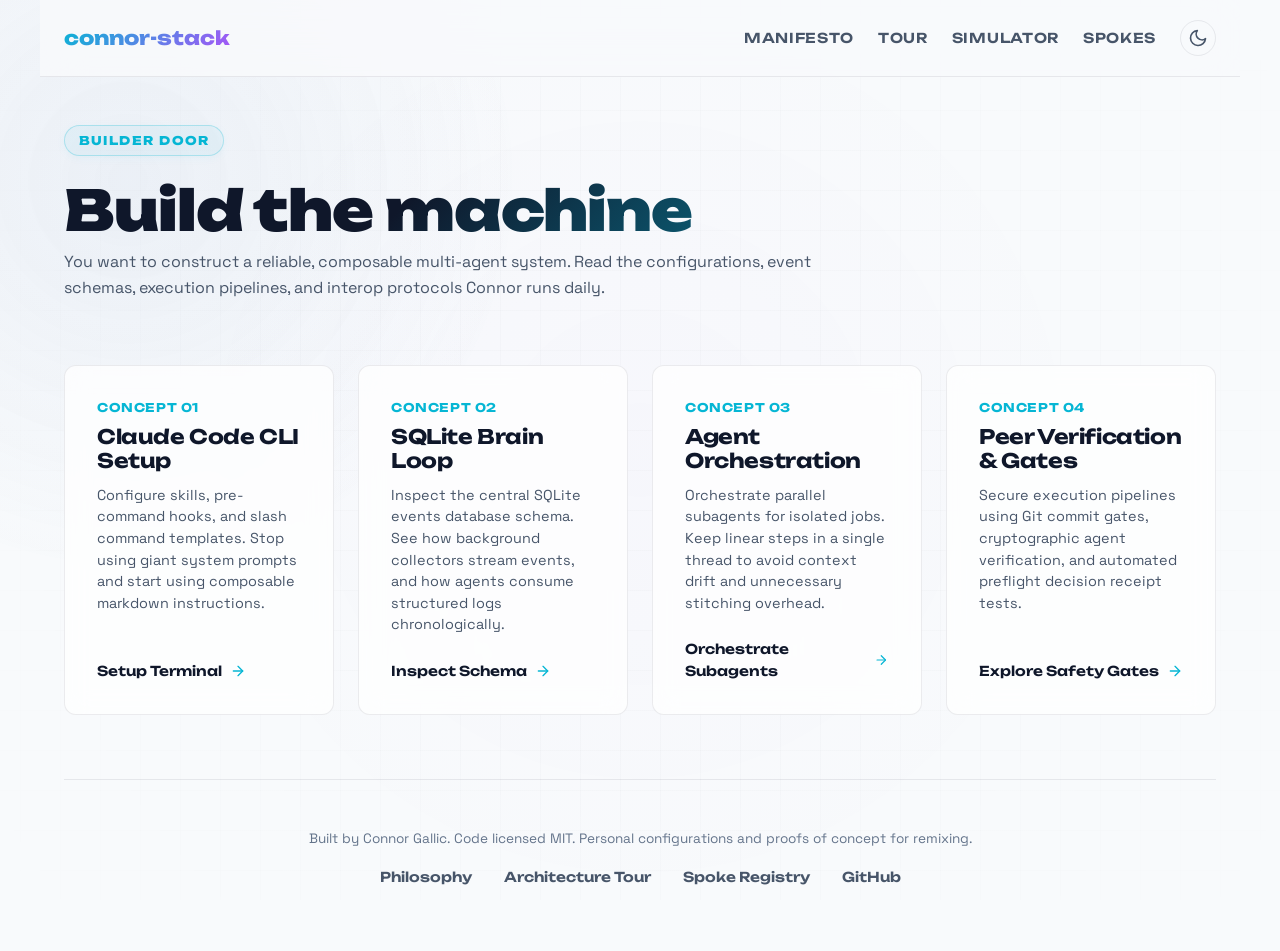
<file: builder/index.html>
<!DOCTYPE html>
<html lang="en">
<head>
  <meta charset="UTF-8">
  <meta name="viewport" content="width=device-width, initial-scale=1.0">
  <title>connor-stack — Agent Builder Hub</title>
  <meta name="description" content="Build the machine. Explore Claude Code terminal setups, SQLite brain event loops, and subagent orchestration protocols.">
  <link rel="stylesheet" href="../index.css">
  <style>
    .builder-hero {
      margin-bottom: 4rem;
      animation: fadeIn 0.8s ease-out;
    }

    .concept-grid {
      display: grid;
      grid-template-columns: repeat(auto-fit, minmax(260px, 1fr));
      gap: 1.5rem;
      margin-bottom: 4rem;
    }

    .concept-card {
      background: var(--card-bg);
      border: 1px solid var(--card-border);
      border-radius: 12px;
      padding: 2rem;
      text-decoration: none;
      color: inherit;
      display: flex;
      flex-direction: column;
      position: relative;
      overflow: hidden;
      transition: all var(--transition-speed) var(--transition-bounce);
      backdrop-filter: blur(12px);
      -webkit-backdrop-filter: blur(12px);
    }

    .concept-card::before {
      content: '';
      position: absolute;
      top: 0;
      left: 0;
      right: 0;
      height: 2px;
      background: linear-gradient(90deg, transparent, var(--accent-cyan), transparent);
      opacity: 0;
      transition: opacity var(--transition-speed);
    }

    .concept-card:hover {
      transform: translateY(-6px);
      border-color: var(--accent-cyan);
      box-shadow: 0 15px 30px rgba(0, 0, 0, 0.1);
    }

    .concept-card:hover::before {
      opacity: 1;
    }

    .concept-num {
      font-family: var(--font-display);
      font-size: 0.75rem;
      font-weight: 700;
      color: var(--accent-cyan);
      text-transform: uppercase;
      letter-spacing: 0.05em;
      margin-bottom: 0.5rem;
    }

    .concept-title {
      font-size: 1.25rem;
      font-weight: 700;
      margin-bottom: 0.75rem;
      color: var(--text-primary);
    }

    .concept-desc {
      font-size: 0.9rem;
      color: var(--text-secondary);
      margin-bottom: 1.5rem;
      flex-grow: 1;
      line-height: 1.5;
    }

    .concept-action {
      font-family: var(--font-display);
      font-weight: 600;
      font-size: 0.85rem;
      display: flex;
      align-items: center;
      gap: 0.5rem;
      color: var(--text-primary);
      margin-top: auto;
    }

    .arrow-icon {
      transition: transform var(--transition-speed) var(--transition-bounce);
      color: var(--accent-cyan);
    }

    .concept-card:hover .arrow-icon {
      transform: translateX(4px);
    }
  </style>
</head>
<body>

  <div class="layout-container">
    <!-- Navigation bar -->
    <header class="nav-header" role="banner">
      <a href="../index.html" class="brand" id="nav-brand-link">
        <span class="brand-accent">connor-stack</span>
      </a>
      <nav class="nav-actions" role="navigation" aria-label="Main Navigation">
        <a href="../philosophy.html" class="nav-link" id="nav-philosophy-link">Manifesto</a>
        <a href="../tour.html" class="nav-link" id="nav-tour-link">Tour</a>
        <a href="../cmo-simulator.html" class="nav-link" id="nav-simulator-link">Simulator</a>
        <a href="../spokes.html" class="nav-link" id="nav-spokes-link">Spokes</a>
        <button class="theme-toggle-btn" id="theme-toggle-button" aria-label="Toggle color theme" title="Toggle dark/light mode">
          <svg width="20" height="20" viewBox="0 0 24 24" fill="none" stroke="currentColor" stroke-width="2" stroke-linecap="round" stroke-linejoin="round" class="theme-icon">
            <circle cx="12" cy="12" r="4"></circle>
            <path d="M12 2v2"></path>
            <path d="M12 20v2"></path>
            <path d="M5 5l1.5 1.5"></path>
            <path d="M17.5 17.5L19 19"></path>
            <path d="M2 12h2"></path>
            <path d="M20 12h2"></path>
            <path d="M5 19l1.5-1.5"></path>
            <path d="M17.5 6.5L19 5"></path>
          </svg>
        </button>
      </nav>
    </header>

    <!-- Main Content Area -->
    <main role="main">
      <section class="builder-hero" aria-labelledby="builder-heading">
        <span class="hero-tag" style="color: var(--accent-cyan); border-color: rgba(6, 182, 212, 0.25); background-color: rgba(6, 182, 212, 0.05);">Builder Door</span>
        <h1 class="hero-title" id="builder-heading" style="text-align: left; margin-bottom: 0.5rem; background: linear-gradient(135deg, var(--text-primary) 30%, var(--accent-cyan)); -webkit-background-clip: text; -webkit-text-fill-color: transparent;">Build the machine</h1>
        <p style="margin-bottom: 2rem; max-width: 800px; color: var(--text-secondary);">
          You want to construct a reliable, composable multi-agent system. Read the configurations, event schemas, execution pipelines, and interop protocols Connor runs daily.
        </p>
      </section>

      <!-- Grid of Concept Pages -->
      <section class="concept-grid" aria-label="Builder Concepts">
        
        <!-- Concept 1: Claude Code config -->
        <a href="power-user.html" class="concept-card" id="card-config-link">
          <span class="concept-num">Concept 01</span>
          <h2 class="concept-title">Claude Code CLI Setup</h2>
          <p class="concept-desc">Configure skills, pre-command hooks, and slash command templates. Stop using giant system prompts and start using composable markdown instructions.</p>
          <span class="concept-action">
            <span>Setup Terminal</span>
            <svg class="arrow-icon" width="16" height="16" viewBox="0 0 24 24" fill="none" stroke="currentColor" stroke-width="2" stroke-linecap="round" stroke-linejoin="round">
              <line x1="5" y1="12" x2="19" y2="12"></line>
              <polyline points="12 5 19 12 12 19"></polyline>
            </svg>
          </span>
        </a>

        <!-- Concept 2: Brain Loop SQLite -->
        <a href="brain-loop.html" class="concept-card" id="card-brain-link">
          <span class="concept-num">Concept 02</span>
          <h2 class="concept-title">SQLite Brain Loop</h2>
          <p class="concept-desc">Inspect the central SQLite events database schema. See how background collectors stream events, and how agents consume structured logs chronologically.</p>
          <span class="concept-action">
            <span>Inspect Schema</span>
            <svg class="arrow-icon" width="16" height="16" viewBox="0 0 24 24" fill="none" stroke="currentColor" stroke-width="2" stroke-linecap="round" stroke-linejoin="round">
              <line x1="5" y1="12" x2="19" y2="12"></line>
              <polyline points="12 5 19 12 12 19"></polyline>
            </svg>
          </span>
        </a>

        <!-- Concept 3: Orchestration flow -->
        <a href="orchestration.html" class="concept-card" id="card-orch-link">
          <span class="concept-num">Concept 03</span>
          <h2 class="concept-title">Agent Orchestration</h2>
          <p class="concept-desc">Orchestrate parallel subagents for isolated jobs. Keep linear steps in a single thread to avoid context drift and unnecessary stitching overhead.</p>
          <span class="concept-action">
            <span>Orchestrate Subagents</span>
            <svg class="arrow-icon" width="16" height="16" viewBox="0 0 24 24" fill="none" stroke="currentColor" stroke-width="2" stroke-linecap="round" stroke-linejoin="round">
              <line x1="5" y1="12" x2="19" y2="12"></line>
              <polyline points="12 5 19 12 12 19"></polyline>
            </svg>
          </span>
        </a>

        <!-- Concept 4: Peer interop safety -->
        <a href="a2a.html" class="concept-card" id="card-interop-link">
          <span class="concept-num">Concept 04</span>
          <h2 class="concept-title">Peer Verification & Gates</h2>
          <p class="concept-desc">Secure execution pipelines using Git commit gates, cryptographic agent verification, and automated preflight decision receipt tests.</p>
          <span class="concept-action">
            <span>Explore Safety Gates</span>
            <svg class="arrow-icon" width="16" height="16" viewBox="0 0 24 24" fill="none" stroke="currentColor" stroke-width="2" stroke-linecap="round" stroke-linejoin="round">
              <line x1="5" y1="12" x2="19" y2="12"></line>
              <polyline points="12 5 19 12 12 19"></polyline>
            </svg>
          </span>
        </a>

      </section>
    </main>

    <!-- Footer Area -->
    <footer class="footer" role="contentinfo">
      <p class="footer-text">Built by Connor Gallic. Code licensed MIT. Personal configurations and proofs of concept for remixing.</p>
      <div class="footer-links">
        <a href="../philosophy.html" class="footer-link">Philosophy</a>
        <a href="../tour.html" class="footer-link">Architecture Tour</a>
        <a href="../spokes.html" class="footer-link">Spoke Registry</a>
        <a href="https://github.com/cgallic/connor-stack" class="footer-link" target="_blank" rel="noopener">GitHub</a>
      </div>
    </footer>
  </div>

  <script>
    // Theme control using light-dark() CSS reactivity and color-scheme properties
    const themeBtn = document.getElementById('theme-toggle-button');
    let currentTheme = localStorage.getItem('theme');
    if (!currentTheme) {
      currentTheme = window.matchMedia('(prefers-color-scheme: light)').matches ? 'light' : 'dark';
    }
    document.documentElement.style.colorScheme = currentTheme;
    updateThemeIcon(currentTheme);
    
    themeBtn.addEventListener('click', () => {
      const isDark = document.documentElement.style.colorScheme === 'dark';
      const nextTheme = isDark ? 'light' : 'dark';
      document.documentElement.style.colorScheme = nextTheme;
      localStorage.setItem('theme', nextTheme);
      updateThemeIcon(nextTheme);
    });

    function updateThemeIcon(theme) {
      const isDark = theme === 'dark';
      themeBtn.querySelector('.theme-icon').innerHTML = isDark 
        ? `<circle cx="12" cy="12" r="4"></circle><path d="M12 2v2"></path><path d="M12 20v2"></path><path d="M5 5l1.5 1.5"></path><path d="M17.5 17.5L19 19"></path><path d="M2 12h2"></path><path d="M20 12h2"></path><path d="M5 19l1.5-1.5"></path><path d="M17.5 6.5L19 5"></path>`
        : `<path d="M21 12.79A9 9 0 1 1 11.21 3 7 7 0 0 0 21 12.79z"></path>`;
    }
  </script>
</body>
</html>
</file>
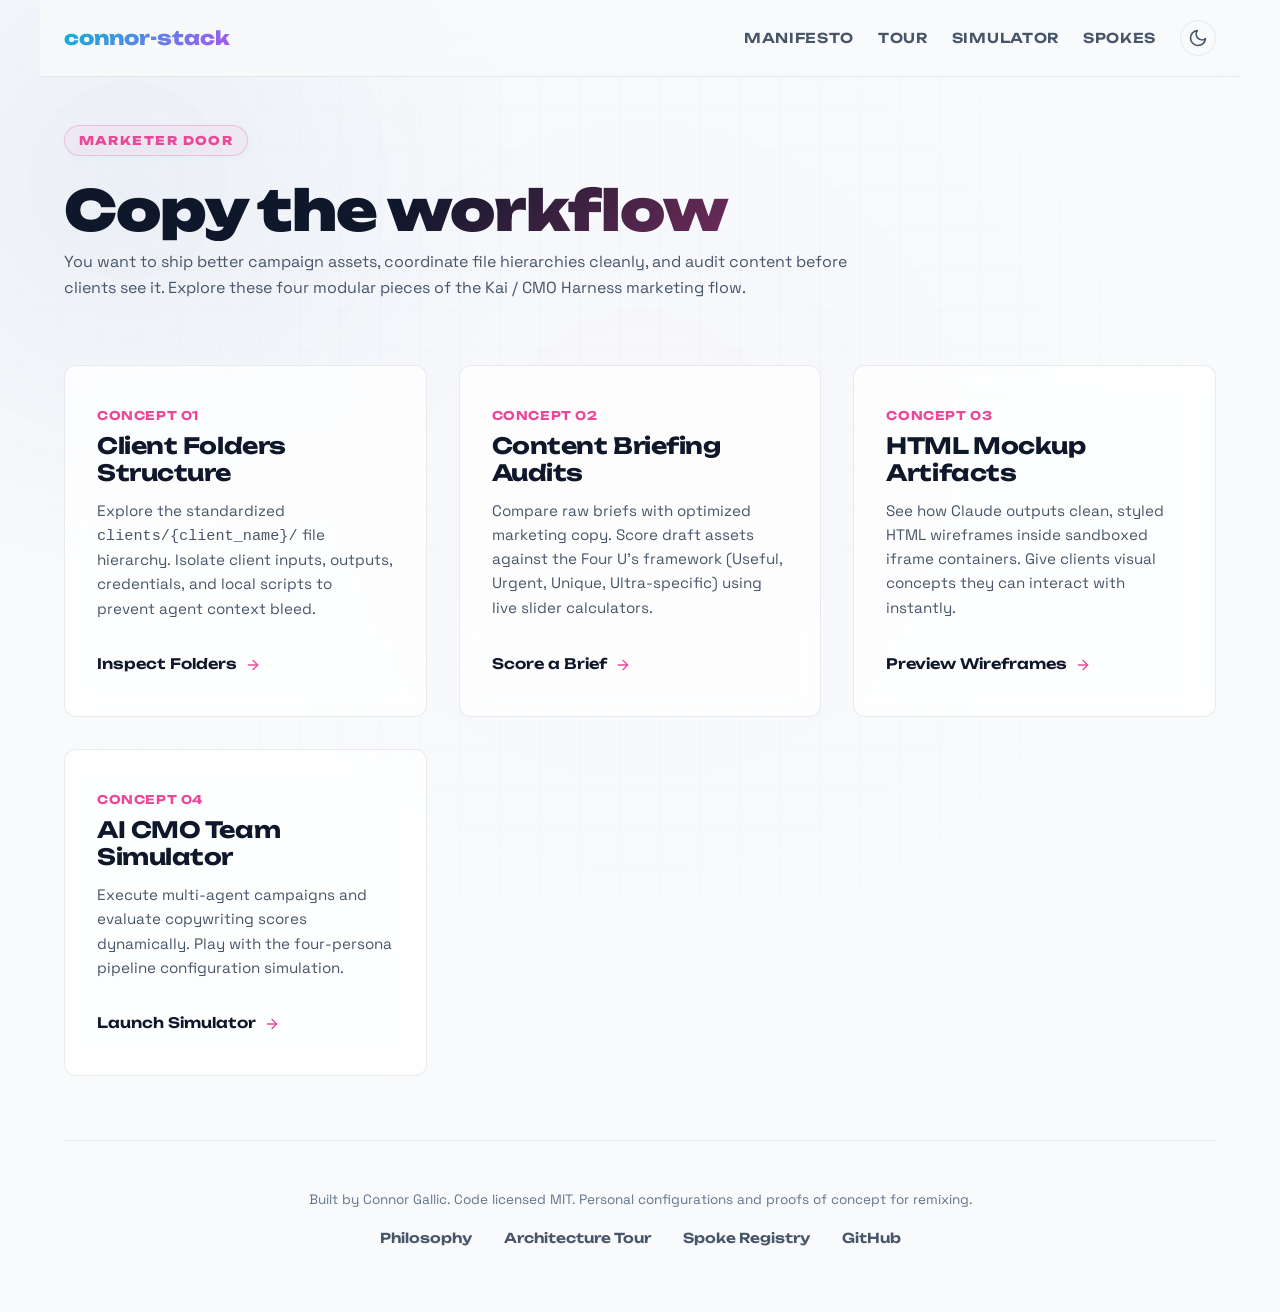
<file: marketer/index.html>
<!DOCTYPE html>
<html lang="en">
<head>
  <meta charset="UTF-8">
  <meta name="viewport" content="width=device-width, initial-scale=1.0">
  <title>connor-stack — Marketer Hub</title>
  <meta name="description" content="Copy Connor Gallic's AI workflows for client folder structures, perception brief audits, and responsive layout mocks.">
  <link rel="stylesheet" href="../index.css">
  <style>
    .marketer-hero {
      margin-bottom: 4rem;
      animation: fadeIn 0.8s ease-out;
    }

    .concept-grid {
      display: grid;
      grid-template-columns: repeat(auto-fit, minmax(300px, 1fr));
      gap: 2rem;
      margin-bottom: 4rem;
    }

    .concept-card {
      background: var(--card-bg);
      border: 1px solid var(--card-border);
      border-radius: 12px;
      padding: 2.5rem 2rem;
      text-decoration: none;
      color: inherit;
      display: flex;
      flex-direction: column;
      position: relative;
      overflow: hidden;
      transition: all var(--transition-speed) var(--transition-bounce);
      backdrop-filter: blur(12px);
      -webkit-backdrop-filter: blur(12px);
    }

    .concept-card::before {
      content: '';
      position: absolute;
      top: 0;
      left: 0;
      right: 0;
      height: 2px;
      background: linear-gradient(90deg, transparent, var(--accent-pink), transparent);
      opacity: 0;
      transition: opacity var(--transition-speed);
    }

    .concept-card:hover {
      transform: translateY(-6px);
      border-color: var(--accent-pink);
      box-shadow: 0 15px 30px rgba(0, 0, 0, 0.1);
    }

    .concept-card:hover::before {
      opacity: 1;
    }

    .concept-num {
      font-family: var(--font-display);
      font-size: 0.75rem;
      font-weight: 700;
      color: var(--accent-pink);
      text-transform: uppercase;
      letter-spacing: 0.05em;
      margin-bottom: 0.5rem;
    }

    .concept-title {
      font-size: 1.4rem;
      font-weight: 700;
      margin-bottom: 0.75rem;
      color: var(--text-primary);
    }

    .concept-desc {
      font-size: 0.95rem;
      color: var(--text-secondary);
      margin-bottom: 2rem;
      flex-grow: 1;
      line-height: 1.6;
    }

    .concept-action {
      font-family: var(--font-display);
      font-weight: 600;
      font-size: 0.9rem;
      display: flex;
      align-items: center;
      gap: 0.5rem;
      color: var(--text-primary);
      margin-top: auto;
    }

    .arrow-icon {
      transition: transform var(--transition-speed) var(--transition-bounce);
      color: var(--accent-pink);
    }

    .concept-card:hover .arrow-icon {
      transform: translateX(4px);
    }
  </style>
</head>
<body>

  <div class="layout-container">
    <!-- Navigation bar -->
    <header class="nav-header" role="banner">
      <a href="../index.html" class="brand" id="nav-brand-link">
        <span class="brand-accent">connor-stack</span>
      </a>
      <nav class="nav-actions" role="navigation" aria-label="Main Navigation">
        <a href="../philosophy.html" class="nav-link" id="nav-philosophy-link">Manifesto</a>
        <a href="../tour.html" class="nav-link" id="nav-tour-link">Tour</a>
        <a href="../cmo-simulator.html" class="nav-link" id="nav-simulator-link">Simulator</a>
        <a href="../spokes.html" class="nav-link" id="nav-spokes-link">Spokes</a>
        <button class="theme-toggle-btn" id="theme-toggle-button" aria-label="Toggle color theme" title="Toggle dark/light mode">
          <svg width="20" height="20" viewBox="0 0 24 24" fill="none" stroke="currentColor" stroke-width="2" stroke-linecap="round" stroke-linejoin="round" class="theme-icon">
            <circle cx="12" cy="12" r="4"></circle>
            <path d="M12 2v2"></path>
            <path d="M12 20v2"></path>
            <path d="M5 5l1.5 1.5"></path>
            <path d="M17.5 17.5L19 19"></path>
            <path d="M2 12h2"></path>
            <path d="M20 12h2"></path>
            <path d="M5 19l1.5-1.5"></path>
            <path d="M17.5 6.5L19 5"></path>
          </svg>
        </button>
      </nav>
    </header>

    <!-- Main Content Area -->
    <main role="main">
      <section class="marketer-hero" aria-labelledby="marketer-heading">
        <span class="hero-tag" style="color: var(--accent-pink); border-color: rgba(236, 72, 153, 0.25); background-color: rgba(236, 72, 153, 0.05);">Marketer Door</span>
        <h1 class="hero-title" id="marketer-heading" style="text-align: left; margin-bottom: 0.5rem; background: linear-gradient(135deg, var(--text-primary) 30%, var(--accent-pink)); -webkit-background-clip: text; -webkit-text-fill-color: transparent;">Copy the workflow</h1>
        <p style="margin-bottom: 2rem; max-width: 800px; color: var(--text-secondary);">
          You want to ship better campaign assets, coordinate file hierarchies cleanly, and audit content before clients see it. Explore these four modular pieces of the Kai / CMO Harness marketing flow.
        </p>
      </section>

      <!-- Grid of Concept Pages -->
      <section class="concept-grid" aria-label="Marketer Concepts">
        
        <!-- Concept 1: Folders -->
        <a href="folders.html" class="concept-card" id="card-folders-link">
          <span class="concept-num">Concept 01</span>
          <h2 class="concept-title">Client Folders Structure</h2>
          <p class="concept-desc">Explore the standardized <code>clients/{client_name}/</code> file hierarchy. Isolate client inputs, outputs, credentials, and local scripts to prevent agent context bleed.</p>
          <span class="concept-action">
            <span>Inspect Folders</span>
            <svg class="arrow-icon" width="16" height="16" viewBox="0 0 24 24" fill="none" stroke="currentColor" stroke-width="2" stroke-linecap="round" stroke-linejoin="round">
              <line x1="5" y1="12" x2="19" y2="12"></line>
              <polyline points="12 5 19 12 12 19"></polyline>
            </svg>
          </span>
        </a>

        <!-- Concept 2: Briefing -->
        <a href="briefing.html" class="concept-card" id="card-briefing-link">
          <span class="concept-num">Concept 02</span>
          <h2 class="concept-title">Content Briefing Audits</h2>
          <p class="concept-desc">Compare raw briefs with optimized marketing copy. Score draft assets against the Four U's framework (Useful, Urgent, Unique, Ultra-specific) using live slider calculators.</p>
          <span class="concept-action">
            <span>Score a Brief</span>
            <svg class="arrow-icon" width="16" height="16" viewBox="0 0 24 24" fill="none" stroke="currentColor" stroke-width="2" stroke-linecap="round" stroke-linejoin="round">
              <line x1="5" y1="12" x2="19" y2="12"></line>
              <polyline points="12 5 19 12 12 19"></polyline>
            </svg>
          </span>
        </a>

        <!-- Concept 3: Artifacts -->
        <a href="artifacts.html" class="concept-card" id="card-artifacts-link">
          <span class="concept-num">Concept 03</span>
          <h2 class="concept-title">HTML Mockup Artifacts</h2>
          <p class="concept-desc">See how Claude outputs clean, styled HTML wireframes inside sandboxed iframe containers. Give clients visual concepts they can interact with instantly.</p>
          <span class="concept-action">
            <span>Preview Wireframes</span>
            <svg class="arrow-icon" width="16" height="16" viewBox="0 0 24 24" fill="none" stroke="currentColor" stroke-width="2" stroke-linecap="round" stroke-linejoin="round">
              <line x1="5" y1="12" x2="19" y2="12"></line>
              <polyline points="12 5 19 12 12 19"></polyline>
            </svg>
          </span>
        </a>

        <!-- Concept 4: Simulator -->
        <a href="../cmo-simulator.html" class="concept-card" id="card-simulator-link">
          <span class="concept-num">Concept 04</span>
          <h2 class="concept-title">AI CMO Team Simulator</h2>
          <p class="concept-desc">Execute multi-agent campaigns and evaluate copywriting scores dynamically. Play with the four-persona pipeline configuration simulation.</p>
          <span class="concept-action">
            <span>Launch Simulator</span>
            <svg class="arrow-icon" width="16" height="16" viewBox="0 0 24 24" fill="none" stroke="currentColor" stroke-width="2" stroke-linecap="round" stroke-linejoin="round">
              <line x1="5" y1="12" x2="19" y2="12"></line>
              <polyline points="12 5 19 12 12 19"></polyline>
            </svg>
          </span>
        </a>

      </section>
    </main>

    <!-- Footer Area -->
    <footer class="footer" role="contentinfo">
      <p class="footer-text">Built by Connor Gallic. Code licensed MIT. Personal configurations and proofs of concept for remixing.</p>
      <div class="footer-links">
        <a href="../philosophy.html" class="footer-link">Philosophy</a>
        <a href="../tour.html" class="footer-link">Architecture Tour</a>
        <a href="../spokes.html" class="footer-link">Spoke Registry</a>
        <a href="https://github.com/cgallic/connor-stack" class="footer-link" target="_blank" rel="noopener">GitHub</a>
      </div>
    </footer>
  </div>

  <script>
    // Theme control using light-dark() CSS reactivity and color-scheme properties
    const themeBtn = document.getElementById('theme-toggle-button');
    let currentTheme = localStorage.getItem('theme');
    if (!currentTheme) {
      currentTheme = window.matchMedia('(prefers-color-scheme: light)').matches ? 'light' : 'dark';
    }
    document.documentElement.style.colorScheme = currentTheme;
    updateThemeIcon(currentTheme);
    
    themeBtn.addEventListener('click', () => {
      const isDark = document.documentElement.style.colorScheme === 'dark';
      const nextTheme = isDark ? 'light' : 'dark';
      document.documentElement.style.colorScheme = nextTheme;
      localStorage.setItem('theme', nextTheme);
      updateThemeIcon(nextTheme);
    });

    function updateThemeIcon(theme) {
      const isDark = theme === 'dark';
      themeBtn.querySelector('.theme-icon').innerHTML = isDark 
        ? `<circle cx="12" cy="12" r="4"></circle><path d="M12 2v2"></path><path d="M12 20v2"></path><path d="M5 5l1.5 1.5"></path><path d="M17.5 17.5L19 19"></path><path d="M2 12h2"></path><path d="M20 12h2"></path><path d="M5 19l1.5-1.5"></path><path d="M17.5 6.5L19 5"></path>`
        : `<path d="M21 12.79A9 9 0 1 1 11.21 3 7 7 0 0 0 21 12.79z"></path>`;
    }
  </script>
</body>
</html>
</file>
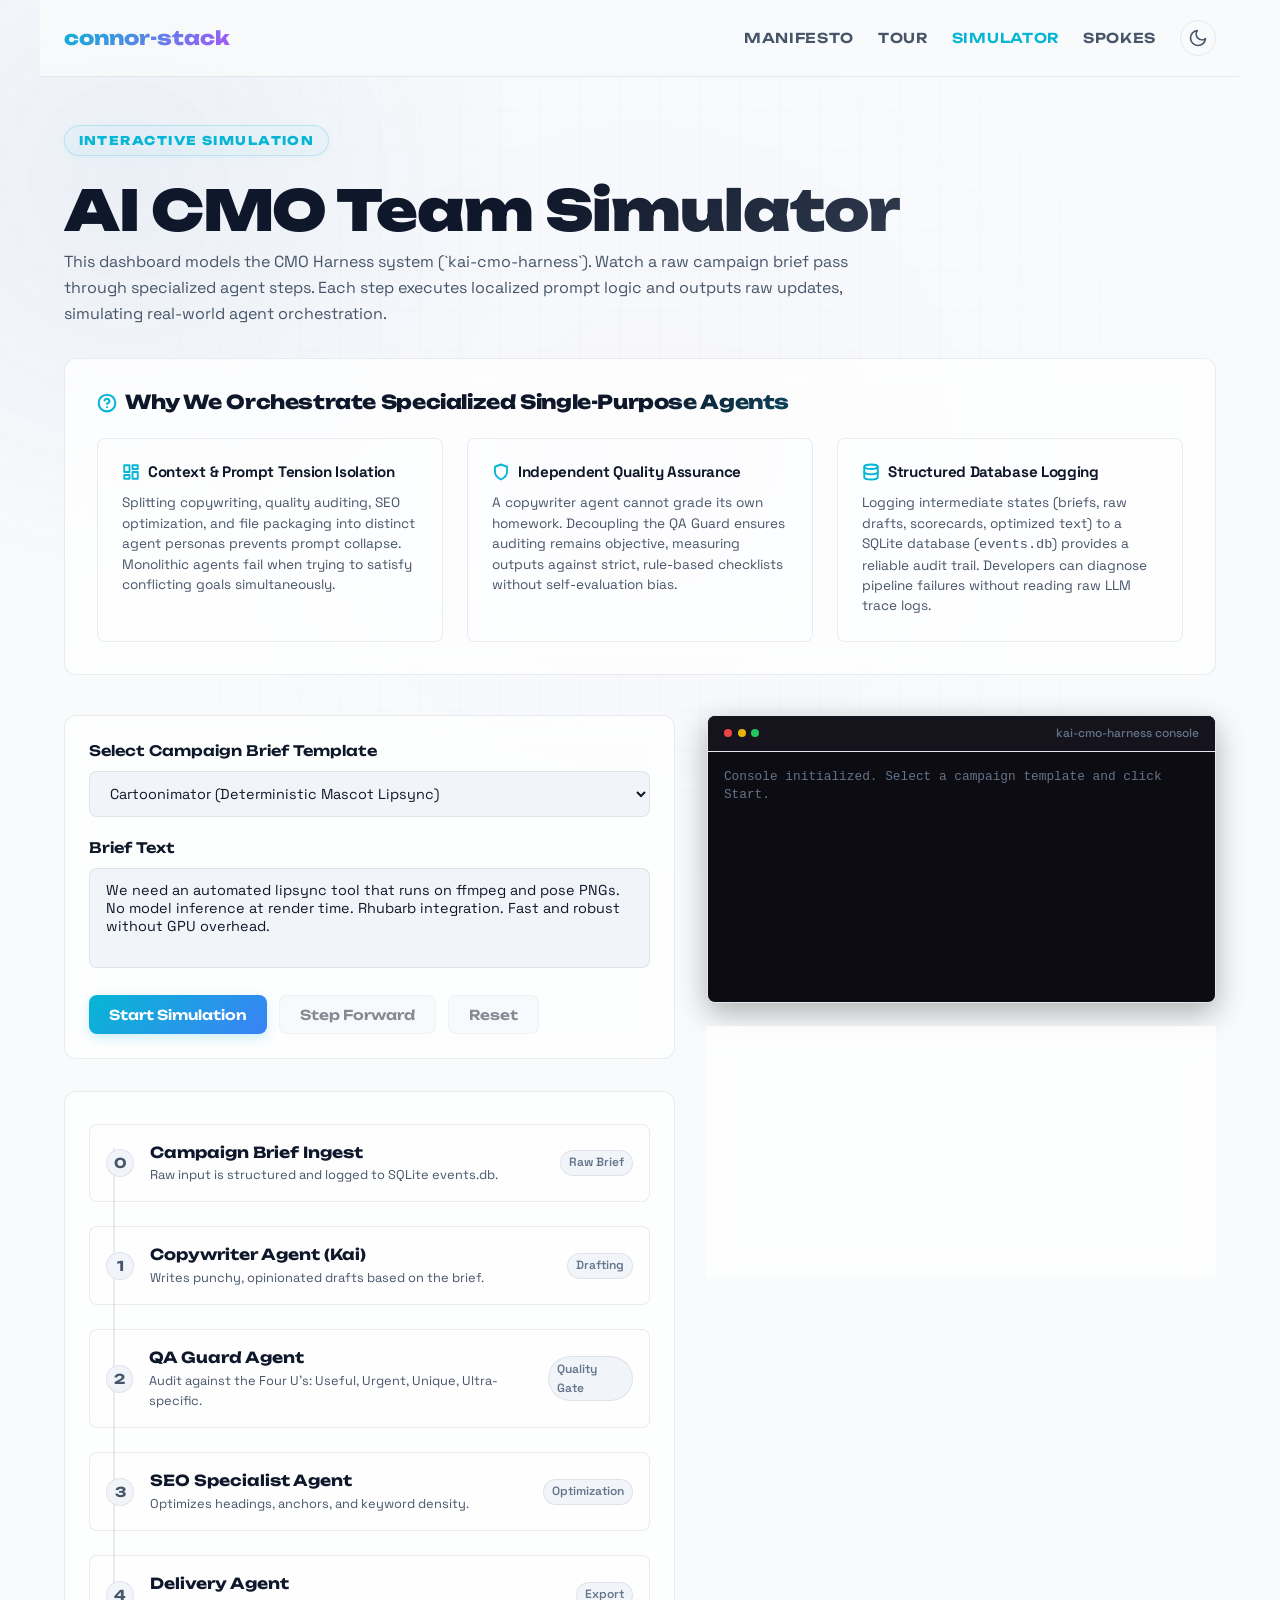
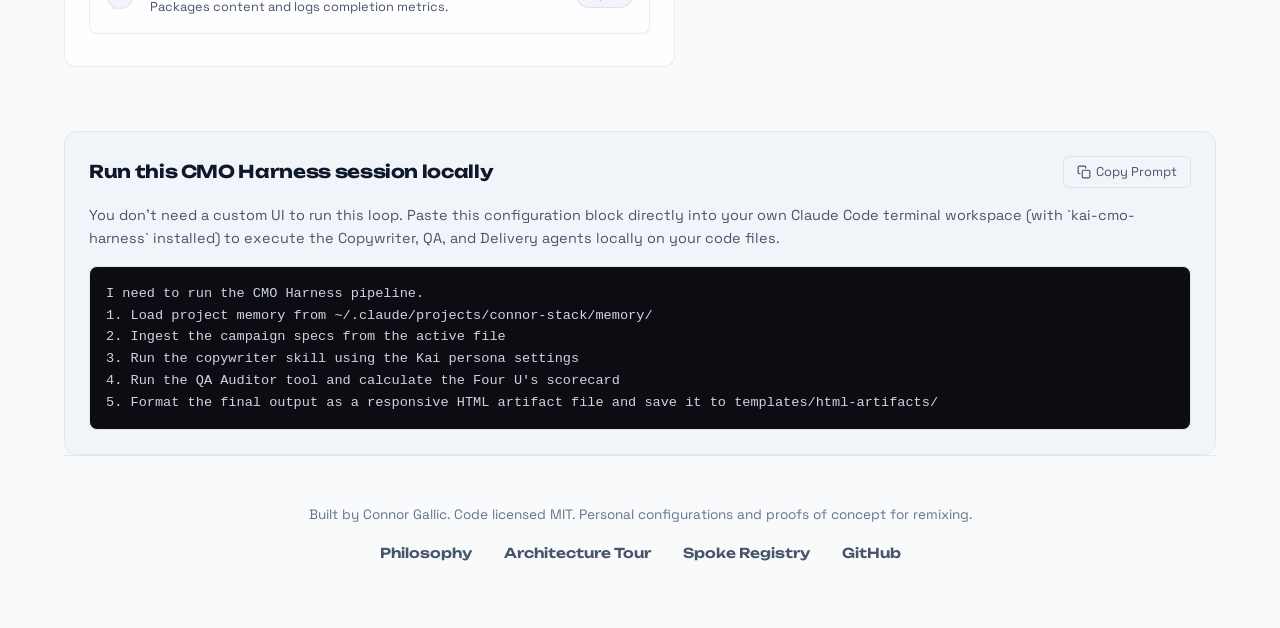
<file: cmo-simulator.html>
<!DOCTYPE html>
<html lang="en">
<head>
  <meta charset="UTF-8">
  <meta name="viewport" content="width=device-width, initial-scale=1.0">
  <title>connor-stack — AI CMO Team Simulator</title>
  <meta name="description" content="Watch Connor Gallic's CMO Harness team automate copywriting, QA checks, SEO scoring, and delivery in real-time.">
  <link rel="stylesheet" href="index.css">
  <style>
    /* Simulator-specific styles */
    .simulator-container {
      display: grid;
      grid-template-columns: 1.2fr 1fr;
      gap: 2rem;
      margin-top: 2rem;
      margin-bottom: 4rem;
    }

    @media (max-width: 1024px) {
      .simulator-container {
        grid-template-columns: 1fr;
      }
    }

    /* Left Column Elements */
    .control-panel {
      background: var(--card-bg);
      border: 1px solid var(--card-border);
      border-radius: 12px;
      padding: 1.5rem;
      backdrop-filter: blur(12px);
      -webkit-backdrop-filter: blur(12px);
    }

    .form-group {
      margin-bottom: 1.25rem;
    }

    .form-label {
      display: block;
      font-family: var(--font-display);
      font-size: 0.9rem;
      font-weight: 600;
      margin-bottom: 0.5rem;
      color: var(--text-primary);
    }

    .campaign-select {
      width: 100%;
      padding: 0.75rem 1rem;
      background: var(--code-bg);
      border: 1px solid var(--card-border);
      border-radius: 8px;
      color: var(--text-primary);
      font-family: var(--font-sans);
      font-size: 0.9rem;
      outline: none;
      cursor: pointer;
      transition: border-color var(--transition-speed);
    }

    .campaign-select:focus {
      border-color: var(--accent-cyan);
    }

    .input-text {
      width: 100%;
      height: 100px;
      padding: 0.75rem 1rem;
      background: var(--code-bg);
      border: 1px solid var(--card-border);
      border-radius: 8px;
      color: var(--text-primary);
      font-family: var(--font-sans);
      font-size: 0.9rem;
      resize: none;
      outline: none;
      transition: border-color var(--transition-speed);
    }

    .input-text:focus {
      border-color: var(--accent-cyan);
    }

    .action-row {
      display: flex;
      gap: 0.75rem;
      flex-wrap: wrap;
    }

    .sim-btn {
      padding: 0.6rem 1.25rem;
      border-radius: 8px;
      font-family: var(--font-display);
      font-weight: 600;
      font-size: 0.85rem;
      cursor: pointer;
      transition: all var(--transition-speed) var(--transition-bounce);
      border: 1px solid var(--card-border);
    }

    .sim-btn-primary {
      background: linear-gradient(135deg, var(--accent-cyan), var(--accent-blue));
      color: #ffffff;
      border: none;
      box-shadow: 0 4px 12px rgba(6, 182, 212, 0.2);
    }

    .sim-btn-primary:hover:not(:disabled) {
      transform: translateY(-2px);
      box-shadow: 0 6px 16px rgba(6, 182, 212, 0.3);
    }

    .sim-btn-secondary {
      background: var(--code-bg);
      color: var(--text-primary);
    }

    .sim-btn-secondary:hover:not(:disabled) {
      border-color: var(--accent-cyan);
      background: rgba(6, 182, 212, 0.05);
    }

    .sim-btn:disabled {
      opacity: 0.5;
      cursor: not-allowed;
      transform: none !important;
      box-shadow: none !important;
    }

    /* Workflow Graph Visualizer */
    .flow-graph {
      margin-top: 2rem;
      position: relative;
      background: var(--card-bg);
      border: 1px solid var(--card-border);
      border-radius: 12px;
      padding: 2rem 1.5rem;
      display: flex;
      flex-direction: column;
      gap: 1.5rem;
    }

    .graph-node {
      display: flex;
      align-items: center;
      gap: 1rem;
      padding: 1rem;
      background: rgba(255, 255, 255, 0.02);
      border: 1px solid var(--card-border);
      border-radius: 8px;
      position: relative;
      z-index: 2;
      transition: all var(--transition-speed) ease;
    }

    .graph-node.active {
      background: rgba(6, 182, 212, 0.05);
      border-color: var(--accent-cyan);
      box-shadow: 0 0 15px rgba(6, 182, 212, 0.15);
      transform: translateX(5px);
    }

    .graph-node.completed {
      border-color: var(--accent-purple);
      background: rgba(168, 85, 247, 0.02);
    }

    .node-num {
      width: 28px;
      height: 28px;
      border-radius: 9999px;
      background: var(--code-bg);
      border: 1px solid var(--card-border);
      display: flex;
      align-items: center;
      justify-content: center;
      font-family: var(--font-display);
      font-size: 0.85rem;
      font-weight: 700;
      color: var(--text-secondary);
      transition: all var(--transition-speed);
    }

    .graph-node.active .node-num {
      background: var(--accent-cyan);
      border-color: var(--accent-cyan);
      color: #ffffff;
    }

    .graph-node.completed .node-num {
      background: var(--accent-purple);
      border-color: var(--accent-purple);
      color: #ffffff;
    }

    .node-info {
      flex-grow: 1;
    }

    .node-title {
      font-family: var(--font-display);
      font-size: 0.95rem;
      font-weight: 700;
      color: var(--text-primary);
    }

    .node-desc {
      font-size: 0.8rem;
      color: var(--text-secondary);
    }

    .node-badge {
      font-size: 0.75rem;
      padding: 0.15rem 0.5rem;
      border-radius: 9999px;
      font-weight: 600;
      background: var(--code-bg);
      border: 1px solid var(--card-border);
      color: var(--text-muted);
    }

    .graph-node.active .node-badge {
      color: var(--accent-cyan);
      border-color: rgba(6, 182, 212, 0.3);
      background: rgba(6, 182, 212, 0.05);
    }

    .graph-node.completed .node-badge {
      color: var(--accent-purple);
      border-color: rgba(168, 85, 247, 0.3);
      background: rgba(168, 85, 247, 0.05);
    }

    /* Connectors using simple visual border-left overlay on the flow-graph container */
    .flow-graph::before {
      content: '';
      position: absolute;
      left: calc(1.5rem + 24px);
      top: 3.5rem;
      bottom: 3.5rem;
      width: 2px;
      background: var(--card-border);
      z-index: 1;
    }

    /* Right Column Elements */
    .terminal-panel {
      display: flex;
      flex-direction: column;
      gap: 1.5rem;
    }

    .terminal-window {
      background: #0d0c12;
      border: 1px solid var(--code-border);
      border-radius: 8px;
      overflow: hidden;
      box-shadow: 0 10px 30px rgba(0, 0, 0, 0.3);
    }

    .terminal-header {
      background: #15141d;
      padding: 0.5rem 1rem;
      display: flex;
      justify-content: space-between;
      align-items: center;
      border-bottom: 1px solid var(--code-border);
    }

    .terminal-dots {
      display: flex;
      gap: 0.35rem;
    }

    .terminal-dot {
      width: 8px;
      height: 8px;
      border-radius: 9999px;
    }
    .terminal-dot.red { background: #ef4444; }
    .terminal-dot.yellow { background: #eab308; }
    .terminal-dot.green { background: #22c55e; }

    .terminal-title {
      font-family: var(--font-sans);
      font-size: 0.75rem;
      color: var(--text-muted);
      font-weight: 500;
    }

    .terminal-body {
      padding: 1rem;
      height: 250px;
      overflow-y: auto;
      font-family: 'Courier New', Courier, monospace;
      font-size: 0.8rem;
      line-height: 1.4;
      color: #cbd5e1;
    }

    .term-line {
      margin-bottom: 0.35rem;
      white-space: pre-wrap;
    }

    .term-prompt {
      color: var(--accent-cyan);
      font-weight: bold;
    }

    .term-system {
      color: #64748b;
    }

    .term-success {
      color: #22c55e;
    }

    .term-warn {
      color: #eab308;
    }

    /* Output Workspace Preview */
    .workspace-preview {
      background: var(--card-bg);
      border: 1px solid var(--card-border);
      border-radius: 12px;
      padding: 1.5rem;
      min-height: 250px;
      display: flex;
      flex-direction: column;
      backdrop-filter: blur(12px);
      -webkit-backdrop-filter: blur(12px);
    }

    .workspace-header {
      display: flex;
      justify-content: space-between;
      align-items: center;
      margin-bottom: 1rem;
      border-bottom: 1px solid var(--card-border);
      padding-bottom: 0.5rem;
    }

    .workspace-title {
      font-family: var(--font-display);
      font-size: 1rem;
      font-weight: 700;
      color: var(--text-primary);
    }

    .workspace-status {
      font-size: 0.75rem;
      font-weight: 600;
      color: var(--accent-purple);
      text-transform: uppercase;
      letter-spacing: 0.05em;
    }

    .workspace-content {
      flex-grow: 1;
      font-size: 0.9rem;
      color: var(--text-secondary);
    }

    .empty-state {
      height: 100%;
      display: flex;
      align-items: center;
      justify-content: center;
      color: var(--text-muted);
      font-style: italic;
      text-align: center;
      padding: 2rem;
    }

    /* Rating Metrics Card */
    .rating-metrics {
      display: grid;
      grid-template-columns: 1fr 1fr;
      gap: 1rem;
      margin-top: 1rem;
    }

    .metric-card {
      background: var(--code-bg);
      border: 1px solid var(--card-border);
      border-radius: 8px;
      padding: 0.75rem;
    }

    .metric-name {
      font-size: 0.75rem;
      font-weight: 600;
      text-transform: uppercase;
      letter-spacing: 0.05em;
      color: var(--text-muted);
    }

    .metric-value {
      font-family: var(--font-display);
      font-size: 1.25rem;
      font-weight: 800;
      color: var(--accent-cyan);
      margin-top: 0.15rem;
    }

    .metric-bar-container {
      width: 100%;
      height: 4px;
      background: var(--card-border);
      border-radius: 2px;
      margin-top: 0.25rem;
      overflow: hidden;
    }

    .metric-bar {
      height: 100%;
      background: linear-gradient(90deg, var(--accent-cyan), var(--accent-blue));
      width: 0%;
      transition: width 0.8s ease-out;
    }

    /* Prompt Clipboard Container */
    .prompt-footer-box {
      margin-top: 3rem;
      background: var(--code-bg);
      border: 1px solid var(--code-border);
      border-radius: 12px;
      padding: 1.5rem;
    }

    .prompt-header {
      display: flex;
      justify-content: space-between;
      align-items: center;
      margin-bottom: 1rem;
    }

    .prompt-title {
      font-family: var(--font-display);
      font-size: 1.1rem;
      font-weight: 700;
      color: var(--text-primary);
    }

    .copy-btn {
      background: transparent;
      border: 1px solid var(--card-border);
      color: var(--text-secondary);
      padding: 0.4rem 0.8rem;
      border-radius: 6px;
      font-size: 0.8rem;
      cursor: pointer;
      font-family: var(--font-sans);
      transition: all var(--transition-speed);
      display: flex;
      align-items: center;
      gap: 0.35rem;
    }

    .copy-btn:hover {
      border-color: var(--accent-cyan);
      color: var(--text-primary);
    }

    .prompt-code-block {
      background: #0d0c12;
      border: 1px solid var(--code-border);
      border-radius: 8px;
      padding: 1rem;
      font-family: 'Courier New', Courier, monospace;
      font-size: 0.85rem;
      color: #cbd5e1;
      overflow-x: auto;
      max-height: 200px;
      white-space: pre-wrap;
    }

    .why-section {
      background: var(--card-bg);
      border: 1px solid var(--card-border);
      border-radius: 12px;
      padding: 2rem;
      margin-top: 1rem;
      margin-bottom: 2.5rem;
      backdrop-filter: blur(12px);
      -webkit-backdrop-filter: blur(12px);
    }

    .why-section-title {
      font-family: var(--font-display);
      font-size: 1.2rem;
      font-weight: 800;
      color: var(--text-primary);
      margin-bottom: 1.5rem;
      background: linear-gradient(135deg, var(--text-primary) 50%, var(--accent-cyan));
      -webkit-background-clip: text;
      -webkit-text-fill-color: transparent;
      display: flex;
      align-items: center;
      gap: 0.5rem;
    }

    .why-grid {
      display: grid;
      grid-template-columns: repeat(auto-fit, minmax(280px, 1fr));
      gap: 1.5rem;
    }

    .why-card {
      background: rgba(255, 255, 255, 0.02);
      border: 1px solid var(--card-border);
      border-radius: 8px;
      padding: 1.5rem;
      transition: all var(--transition-speed) var(--transition-bounce);
    }

    .why-card:hover {
      border-color: rgba(6, 182, 212, 0.3);
      transform: translateY(-2px);
      box-shadow: 0 8px 30px rgba(0, 0, 0, 0.12);
    }

    .why-card-title {
      font-family: var(--font-sans);
      font-size: 0.95rem;
      font-weight: 700;
      color: var(--text-primary);
      margin-bottom: 0.75rem;
      display: flex;
      align-items: center;
      gap: 0.5rem;
    }

    .why-card-desc {
      font-size: 0.85rem;
      color: var(--text-secondary);
      line-height: 1.5;
    }
  </style>
</head>
<body>

  <div class="layout-container">
    <!-- Navigation bar -->
    <header class="nav-header" role="banner">
      <a href="index.html" class="brand" id="nav-brand-link">
        <span class="brand-accent">connor-stack</span>
      </a>
      <nav class="nav-actions" role="navigation" aria-label="Main Navigation">
        <a href="philosophy.html" class="nav-link" id="nav-philosophy-link">Manifesto</a>
        <a href="tour.html" class="nav-link" id="nav-tour-link">Tour</a>
        <a href="cmo-simulator.html" class="nav-link active" id="nav-simulator-link">Simulator</a>
        <a href="spokes.html" class="nav-link" id="nav-spokes-link">Spokes</a>
        <button class="theme-toggle-btn" id="theme-toggle-button" aria-label="Toggle color theme" title="Toggle dark/light mode">
          <svg width="20" height="20" viewBox="0 0 24 24" fill="none" stroke="currentColor" stroke-width="2" stroke-linecap="round" stroke-linejoin="round" class="theme-icon">
            <circle cx="12" cy="12" r="4"></circle>
            <path d="M12 2v2"></path>
            <path d="M12 20v2"></path>
            <path d="M5 5l1.5 1.5"></path>
            <path d="M17.5 17.5L19 19"></path>
            <path d="M2 12h2"></path>
            <path d="M20 12h2"></path>
            <path d="M5 19l1.5-1.5"></path>
            <path d="M17.5 6.5L19 5"></path>
          </svg>
        </button>
      </nav>
    </header>

    <!-- Main Content Area -->
    <main role="main">
      <section aria-labelledby="simulator-heading">
        <span class="hero-tag">Interactive Simulation</span>
        <h1 class="hero-title" id="simulator-heading" style="text-align: left; margin-bottom: 0.5rem;">AI CMO Team Simulator</h1>
        <p style="margin-bottom: 2rem; max-width: 800px;">
          This dashboard models the CMO Harness system (`kai-cmo-harness`). Watch a raw campaign brief pass through specialized agent steps. Each step executes localized prompt logic and outputs raw updates, simulating real-world agent orchestration.
        </p>
      </section>

      <!-- Why We Orchestrate Specialized Agents Section -->
      <section class="why-section" aria-labelledby="why-heading">
        <h2 class="why-section-title" id="why-heading">
          <svg width="20" height="20" viewBox="0 0 24 24" fill="none" stroke="currentColor" stroke-width="2.5" stroke-linecap="round" stroke-linejoin="round" style="color: var(--accent-cyan);"><circle cx="12" cy="12" r="10"></circle><path d="M9.09 9a3 3 0 0 1 5.83 1c0 2-3 3-3 3"></path><line x1="12" y1="17" x2="12.01" y2="17"></line></svg>
          Why We Orchestrate Specialized Single-Purpose Agents
        </h2>
        <div class="why-grid">
          
          <div class="why-card">
            <h3 class="why-card-title">
              <svg width="18" height="18" viewBox="0 0 24 24" fill="none" stroke="currentColor" stroke-width="2.5" stroke-linecap="round" stroke-linejoin="round" style="color: var(--accent-cyan);"><rect x="3" y="3" width="7" height="9"></rect><rect x="14" y="3" width="7" height="5"></rect><rect x="14" y="12" width="7" height="9"></rect><rect x="3" y="16" width="7" height="5"></rect></svg>
              Context &amp; Prompt Tension Isolation
            </h3>
            <p class="why-card-desc">
              Splitting copywriting, quality auditing, SEO optimization, and file packaging into distinct agent personas prevents prompt collapse. Monolithic agents fail when trying to satisfy conflicting goals simultaneously.
            </p>
          </div>

          <div class="why-card">
            <h3 class="why-card-title">
              <svg width="18" height="18" viewBox="0 0 24 24" fill="none" stroke="currentColor" stroke-width="2.5" stroke-linecap="round" stroke-linejoin="round" style="color: var(--accent-cyan);"><path d="M12 22s8-4 8-10V5l-8-3-8 3v7c0 6 8 10 8 10z"></path></svg>
              Independent Quality Assurance
            </h3>
            <p class="why-card-desc">
              A copywriter agent cannot grade its own homework. Decoupling the QA Guard ensures auditing remains objective, measuring outputs against strict, rule-based checklists without self-evaluation bias.
            </p>
          </div>

          <div class="why-card">
            <h3 class="why-card-title">
              <svg width="18" height="18" viewBox="0 0 24 24" fill="none" stroke="currentColor" stroke-width="2.5" stroke-linecap="round" stroke-linejoin="round" style="color: var(--accent-cyan);"><ellipse cx="12" cy="5" rx="9" ry="3"></ellipse><path d="M3 5v14c0 1.66 4 3 9 3s9-1.34 9-3V5"></path><path d="M3 12c0 1.66 4 3 9 3s9-1.34 9-3"></path></svg>
              Structured Database Logging
            </h3>
            <p class="why-card-desc">
              Logging intermediate states (briefs, raw drafts, scorecards, optimized text) to a SQLite database (<code>events.db</code>) provides a reliable audit trail. Developers can diagnose pipeline failures without reading raw LLM trace logs.
            </p>
          </div>

        </div>
      </section>

      <div class="simulator-container">
        <!-- Left Column: Controls & Node Chart -->
        <div class="simulator-left">
          <div class="control-panel">
            <div class="form-group">
              <label class="form-label" for="campaign-template">Select Campaign Brief Template</label>
              <select class="campaign-select" id="campaign-template">
                <option value="lipsync">Cartoonimator (Deterministic Mascot Lipsync)</option>
                <option value="openbrane">Open-Brane (SQLite Events Database)</option>
                <option value="custom">Custom Brief...</option>
              </select>
            </div>

            <div class="form-group">
              <label class="form-label" for="campaign-brief">Brief Text</label>
              <textarea class="input-text" id="campaign-brief" placeholder="Enter campaign specs..."></textarea>
            </div>

            <div class="action-row">
              <button class="sim-btn sim-btn-primary" id="btn-start">Start Simulation</button>
              <button class="sim-btn sim-btn-secondary" id="btn-step" disabled>Step Forward</button>
              <button class="sim-btn sim-btn-secondary" id="btn-reset" disabled>Reset</button>
            </div>
          </div>

          <!-- Workflow Graph -->
          <div class="flow-graph">
            <div class="graph-node" id="node-0" data-step="0">
              <div class="node-num">0</div>
              <div class="node-info">
                <div class="node-title">Campaign Brief Ingest</div>
                <div class="node-desc">Raw input is structured and logged to SQLite events.db.</div>
              </div>
              <span class="node-badge">Raw Brief</span>
            </div>

            <div class="graph-node" id="node-1" data-step="1">
              <div class="node-num">1</div>
              <div class="node-info">
                <div class="node-title">Copywriter Agent (Kai)</div>
                <div class="node-desc">Writes punchy, opinionated drafts based on the brief.</div>
              </div>
              <span class="node-badge">Drafting</span>
            </div>

            <div class="graph-node" id="node-2" data-step="2">
              <div class="node-num">2</div>
              <div class="node-info">
                <div class="node-title">QA Guard Agent</div>
                <div class="node-desc">Audit against the Four U's: Useful, Urgent, Unique, Ultra-specific.</div>
              </div>
              <span class="node-badge">Quality Gate</span>
            </div>

            <div class="graph-node" id="node-3" data-step="3">
              <div class="node-num">3</div>
              <div class="node-info">
                <div class="node-title">SEO Specialist Agent</div>
                <div class="node-desc">Optimizes headings, anchors, and keyword density.</div>
              </div>
              <span class="node-badge">Optimization</span>
            </div>

            <div class="graph-node" id="node-4" data-step="4">
              <div class="node-num">4</div>
              <div class="node-info">
                <div class="node-title">Delivery Agent</div>
                <div class="node-desc">Packages content and logs completion metrics.</div>
              </div>
              <span class="node-badge">Export</span>
            </div>
          </div>
        </div>

        <!-- Right Column: Console & Outputs -->
        <div class="simulator-right terminal-panel">
          <!-- Terminal console mockup -->
          <div class="terminal-window">
            <div class="terminal-header">
              <div class="terminal-dots">
                <div class="terminal-dot red"></div>
                <div class="terminal-dot yellow"></div>
                <div class="terminal-dot green"></div>
              </div>
              <div class="terminal-title">kai-cmo-harness console</div>
            </div>
            <div class="terminal-body" id="term-logs">
              <div class="term-line term-system">Console initialized. Select a campaign template and click Start.</div>
            </div>
          </div>

          <!-- Workspace / Document State Preview -->
          <div class="workspace-preview">
            <div class="workspace-header">
              <span class="workspace-title">Workspace Output</span>
              <span class="workspace-status" id="workspace-status">IDLE</span>
            </div>
            <div class="workspace-content" id="workspace-view">
              <div class="empty-state">
                Simulator workspace is empty. Start the simulation to watch workspace artifacts render dynamically.
              </div>
            </div>
          </div>
        </div>
      </div>

      <!-- Make it Yours prompt section -->
      <section class="prompt-footer-box" aria-label="Harness Prompt Setup">
        <div class="prompt-header">
          <h2 class="prompt-title">Run this CMO Harness session locally</h2>
          <button class="copy-btn" id="btn-copy-prompt" aria-label="Copy prompt to clipboard">
            <svg width="14" height="14" viewBox="0 0 24 24" fill="none" stroke="currentColor" stroke-width="2" stroke-linecap="round" stroke-linejoin="round">
              <rect x="9" y="9" width="13" height="13" rx="2" ry="2"></rect>
              <path d="M5 15H4a2 2 0 0 1-2-2V4a2 2 0 0 1 2-2h9a2 2 0 0 1 2 2v1"></path>
            </svg>
            <span id="copy-btn-text">Copy Prompt</span>
          </button>
        </div>
        <p style="margin-bottom: 1rem; font-size: 0.9rem; color: var(--text-secondary);">
          You don't need a custom UI to run this loop. Paste this configuration block directly into your own Claude Code terminal workspace (with `kai-cmo-harness` installed) to execute the Copywriter, QA, and Delivery agents locally on your code files.
        </p>
        <pre class="prompt-code-block" id="prompt-block">I need to run the CMO Harness pipeline.
1. Load project memory from ~/.claude/projects/connor-stack/memory/
2. Ingest the campaign specs from the active file
3. Run the copywriter skill using the Kai persona settings
4. Run the QA Auditor tool and calculate the Four U's scorecard
5. Format the final output as a responsive HTML artifact file and save it to templates/html-artifacts/</pre>
      </section>
    </main>

    <!-- Footer Area -->
    <footer class="footer" role="contentinfo">
      <p class="footer-text">Built by Connor Gallic. Code licensed MIT. Personal configurations and proofs of concept for remixing.</p>
      <div class="footer-links">
        <a href="philosophy.html" class="footer-link">Philosophy</a>
        <a href="tour.html" class="footer-link">Architecture Tour</a>
        <a href="spokes.html" class="footer-link">Spoke Registry</a>
        <a href="https://github.com/cgallic/connor-stack" class="footer-link" target="_blank" rel="noopener">GitHub</a>
      </div>
    </footer>
  </div>

  <script>
    // Theme control using light-dark() CSS reactivity and color-scheme properties
    const themeBtn = document.getElementById('theme-toggle-button');
    let currentTheme = localStorage.getItem('theme');
    if (!currentTheme) {
      currentTheme = window.matchMedia('(prefers-color-scheme: light)').matches ? 'light' : 'dark';
    }
    document.documentElement.style.colorScheme = currentTheme;
    updateThemeIcon(currentTheme);
    
    themeBtn.addEventListener('click', () => {
      const isDark = document.documentElement.style.colorScheme === 'dark';
      const nextTheme = isDark ? 'light' : 'dark';
      document.documentElement.style.colorScheme = nextTheme;
      localStorage.setItem('theme', nextTheme);
      updateThemeIcon(nextTheme);
    });

    function updateThemeIcon(theme) {
      const isDark = theme === 'dark';
      themeBtn.querySelector('.theme-icon').innerHTML = isDark 
        ? `<circle cx="12" cy="12" r="4"></circle><path d="M12 2v2"></path><path d="M12 20v2"></path><path d="M5 5l1.5 1.5"></path><path d="M17.5 17.5L19 19"></path><path d="M2 12h2"></path><path d="M20 12h2"></path><path d="M5 19l1.5-1.5"></path><path d="M17.5 6.5L19 5"></path>`
        : `<path d="M21 12.79A9 9 0 1 1 11.21 3 7 7 0 0 0 21 12.79z"></path>`;
    }

    // Simulation Data & Engine
    const briefTemplates = {
      lipsync: {
        brief: "We need an automated lipsync tool that runs on ffmpeg and pose PNGs. No model inference at render time. Rhubarb integration. Fast and robust without GPU overhead.",
        copywriter: "Stop wasting compute on lipsync. Cartoonimator takes your character pose PNGs and Rhubarb audio alignments. It spits out clean MP4 lipsync via ffmpeg. Zero GPU required at render time.",
        qa: {
          scorecard: { useful: 8.5, urgent: 7.0, unique: 9.0, specific: 8.0 },
          feedback: "Focus is solid. Let's make sure the delivery agent prints a clean setup CLI example."
        },
        seo: "Deterministic Mascot Lipsync: Cartoonimator pose-to-audio engine. Run Rhubarb audio alignments and pose PNGs through ffmpeg for instant rendering without GPU overhead.",
        delivery: `
          <div style="background: rgba(255,255,255,0.02); border: 1px solid var(--card-border); padding: 1rem; border-radius: 8px;">
            <h4 style="font-family: var(--font-display); color: var(--accent-cyan); margin-bottom: 0.5rem;">Deterministic Mascot Lipsync</h4>
            <p style="font-size: 0.85rem; color: var(--text-secondary); margin-bottom: 1rem;">
              Cartoonimator pose-to-audio engine. Run Rhubarb audio alignments and pose PNGs through ffmpeg for instant rendering without GPU overhead.
            </p>
            <pre style="background: #000; padding: 0.5rem 0.75rem; border-radius: 4px; font-family: monospace; font-size: 0.75rem; color: #22c55e;">$ cartoonimator --poses ./assets/poses/ --audio speech.wav --out lipsync.mp4</pre>
          </div>
        `
      },
      openbrane: {
        brief: "Events.db brain foundation. One SQLite table, one write path, MCP for agents. Every adapter normalizes into it (calendar, drive, stripe, commits). Needs to solve context-window memory evaporation.",
        copywriter: "Your agents are starving. They don't have memory; they have context windows that evaporate. Open-brane feeds them events.db. One write path, one schema, SQLite.",
        qa: {
          scorecard: { useful: 9.0, urgent: 8.0, unique: 8.5, specific: 9.0 },
          feedback: "Direct problem-solution framing. Excellent. Ready for optimization."
        },
        seo: "Open Source SQLite Events Database: Open-brane memory layer for LLM agents. Read and write chronological system logs, Drive updates, and git commits to a single events.db via MCP.",
        delivery: `
          <div style="background: rgba(255,255,255,0.02); border: 1px solid var(--card-border); padding: 1rem; border-radius: 8px;">
            <h4 style="font-family: var(--font-display); color: var(--accent-purple); margin-bottom: 0.5rem;">SQLite Events Database</h4>
            <p style="font-size: 0.85rem; color: var(--text-secondary); margin-bottom: 1rem;">
              Open-brane memory layer for LLM agents. Read and write chronological system logs, Drive updates, and git commits to a single events.db via MCP.
            </p>
            <table style="width: 100%; border-collapse: collapse; font-size: 0.75rem;">
              <thead>
                <tr style="border-bottom: 1px solid var(--card-border); text-align: left;">
                  <th style="padding: 0.25rem 0;">Column</th>
                  <th style="padding: 0.25rem 0;">Type</th>
                </tr>
              </thead>
              <tbody>
                <tr><td style="padding: 0.25rem 0; font-family: monospace;">timestamp</td><td style="color: var(--accent-cyan);">TEXT (ISO 8601)</td></tr>
                <tr><td style="padding: 0.25rem 0; font-family: monospace;">source</td><td style="color: var(--accent-cyan);">TEXT</td></tr>
                <tr><td style="padding: 0.25rem 0; font-family: monospace;">payload</td><td style="color: var(--accent-cyan);">JSON</td></tr>
              </tbody>
            </table>
          </div>
        `
      },
      custom: {
        brief: "",
        copywriter: "Your custom agent harness is cooking. Taking input and forming punchy copy assets without the fluff.",
        qa: {
          scorecard: { useful: 7.5, urgent: 6.0, unique: 7.0, specific: 7.0 },
          feedback: "Custom logic parsed successfully. Proceeding with optimization."
        },
        seo: "Custom CMO Harness Production: Optimizing custom campaign briefs for high-efficiency campaign deployments.",
        delivery: `
          <div style="background: rgba(255,255,255,0.02); border: 1px solid var(--card-border); padding: 1rem; border-radius: 8px;">
            <h4 style="font-family: var(--font-display); color: var(--accent-pink); margin-bottom: 0.5rem;">Custom Harness Deployment</h4>
            <p style="font-size: 0.85rem; color: var(--text-secondary);">
              Custom brief processed. Final build completed successfully. Ready for copy and verification checks.
            </p>
          </div>
        `
      }
    };

    const campaignSelect = document.getElementById('campaign-template');
    const briefTextarea = document.getElementById('campaign-brief');
    const btnStart = document.getElementById('btn-start');
    const btnStep = document.getElementById('btn-step');
    const btnReset = document.getElementById('btn-reset');
    const termLogs = document.getElementById('term-logs');
    const workspaceView = document.getElementById('workspace-view');
    const workspaceStatus = document.getElementById('workspace-status');

    let currentStep = -1;
    let selectedCampaign = 'lipsync';

    // Set initial brief text
    briefTextarea.value = briefTemplates[selectedCampaign].brief;

    campaignSelect.addEventListener('change', (e) => {
      selectedCampaign = e.target.value;
      if (selectedCampaign !== 'custom') {
        briefTextarea.value = briefTemplates[selectedCampaign].brief;
        briefTextarea.readOnly = true;
      } else {
        briefTextarea.value = '';
        briefTextarea.readOnly = false;
        briefTextarea.focus();
      }
      resetSimulation();
    });

    btnStart.addEventListener('click', () => {
      if (currentStep === -1) {
        startSimulation();
      }
    });

    btnStep.addEventListener('click', () => {
      if (currentStep >= 0 && currentStep < 4) {
        executeStep(currentStep + 1);
      }
    });

    btnReset.addEventListener('click', () => {
      resetSimulation();
    });

    function logToTerminal(message, type = '') {
      const line = document.createElement('div');
      line.className = `term-line ${type}`;
      if (type === 'term-prompt') {
        line.innerHTML = `<span class="term-prompt">$ </span>${message}`;
      } else {
        line.textContent = message;
      }
      termLogs.appendChild(line);
      termLogs.scrollTop = termLogs.scrollHeight;
    }

    function highlightNode(stepIndex) {
      document.querySelectorAll('.graph-node').forEach(node => {
        const nodeStep = parseInt(node.getAttribute('data-step'));
        if (nodeStep === stepIndex) {
          node.className = 'graph-node active';
        } else if (nodeStep < stepIndex) {
          node.className = 'graph-node completed';
        } else {
          node.className = 'graph-node';
        }
      });
    }

    function startSimulation() {
      currentStep = 0;
      btnStart.disabled = true;
      campaignSelect.disabled = true;
      briefTextarea.disabled = true;
      btnStep.disabled = false;
      btnReset.disabled = false;

      // Extract brief text dynamically in case of edits/custom template
      if (selectedCampaign === 'custom') {
        briefTemplates.custom.brief = briefTextarea.value || 'Custom Campaign Idea';
      }

      termLogs.innerHTML = '';
      logToTerminal('Initializing kai-cmo-harness...', 'term-system');
      logToTerminal('git status --porcelain', 'term-prompt');
      logToTerminal('Workspace clean. Ready to ingest brief.');
      logToTerminal('sqlite3 events.db "INSERT INTO events (source, payload) VALUES (\'cmo-simulator\', \'{brief_ingested}\')"', 'term-prompt');
      logToTerminal('Logged brief event to database.', 'term-success');

      highlightNode(0);
      workspaceStatus.textContent = 'INGESTED';
      workspaceView.innerHTML = `
        <div style="background: rgba(255,255,255,0.02); border: 1px solid var(--card-border); padding: 1rem; border-radius: 8px;">
          <h4 style="font-family: var(--font-display); margin-bottom: 0.5rem;">Raw Brief Payload</h4>
          <p style="font-family: monospace; font-size: 0.8rem; white-space: pre-wrap; color: var(--text-secondary);">${briefTemplates[selectedCampaign].brief}</p>
        </div>
      `;
    }

    function executeStep(step) {
      currentStep = step;
      highlightNode(step);

      const campaign = briefTemplates[selectedCampaign];

      if (step === 1) {
        // Copywriter Agent (Kai)
        workspaceStatus.textContent = 'DRAFTING';
        logToTerminal('claude --skill write_draft --brief "E:/Dev2/connor-stack/workspace/brief.txt"', 'term-prompt');
        logToTerminal('[Copywriter] Ingested raw brief. Generating copy assets using Kai CMO Harness rules.');
        logToTerminal('[Copywriter] Rules check: no emojis, no rhetorical setup-payoff loops.');
        logToTerminal('[Copywriter] Completed initial draft.', 'term-success');

        workspaceView.innerHTML = `
          <div style="background: rgba(255,255,255,0.02); border: 1px solid var(--card-border); padding: 1rem; border-radius: 8px;">
            <h4 style="font-family: var(--font-display); margin-bottom: 0.5rem; color: var(--accent-pink);">Kai Draft</h4>
            <p style="font-size: 0.9rem; font-style: italic; color: var(--text-primary); border-left: 2px solid var(--accent-pink); padding-left: 1rem; margin: 1rem 0;">
              "${campaign.copywriter}"
            </p>
          </div>
        `;
      } 
      else if (step === 2) {
        // QA Guard Agent
        workspaceStatus.textContent = 'AUDITING';
        logToTerminal('claude --skill audit_draft --draft "E:/Dev2/connor-stack/workspace/draft.txt"', 'term-prompt');
        logToTerminal('[QA Guard] Ingesting draft. Checking criteria...');
        logToTerminal('[QA Guard] Criterion 1: Useful? Yes.');
        logToTerminal('[QA Guard] Criterion 2: Urgent? Scored.');
        logToTerminal('[QA Guard] Criterion 3: Unique? Evaluated.');
        logToTerminal('[QA Guard] Criterion 4: Ultra-specific? Scored.');
        logToTerminal(`[QA Guard] Feedback: ${campaign.qa.feedback}`);
        logToTerminal('[QA Guard] Audit complete. Scorecard output written to events.db.', 'term-success');

        const metrics = campaign.qa.scorecard;
        workspaceView.innerHTML = `
          <div style="background: rgba(255,255,255,0.02); border: 1px solid var(--card-border); padding: 1rem; border-radius: 8px;">
            <h4 style="font-family: var(--font-display); margin-bottom: 0.5rem; color: var(--accent-cyan);">QA Guard Scorecard</h4>
            <p style="font-size: 0.85rem; color: var(--text-secondary); margin-bottom: 1rem;">
              Feedback: "${campaign.qa.feedback}"
            </p>
            <div class="rating-metrics">
              <div class="metric-card">
                <div class="metric-name">Useful</div>
                <div class="metric-value">${metrics.useful.toFixed(1)}/10</div>
                <div class="metric-bar-container"><div class="metric-bar" id="bar-useful"></div></div>
              </div>
              <div class="metric-card">
                <div class="metric-name">Urgent</div>
                <div class="metric-value">${metrics.urgent.toFixed(1)}/10</div>
                <div class="metric-bar-container"><div class="metric-bar" id="bar-urgent"></div></div>
              </div>
              <div class="metric-card">
                <div class="metric-name">Unique</div>
                <div class="metric-value">${metrics.unique.toFixed(1)}/10</div>
                <div class="metric-bar-container"><div class="metric-bar" id="bar-unique"></div></div>
              </div>
              <div class="metric-card">
                <div class="metric-name">Ultra-specific</div>
                <div class="metric-value">${metrics.specific.toFixed(1)}/10</div>
                <div class="metric-bar-container"><div class="metric-bar" id="bar-specific"></div></div>
              </div>
            </div>
          </div>
        `;

        // Trigger animations
        setTimeout(() => {
          document.getElementById('bar-useful').style.width = `${metrics.useful * 10}%`;
          document.getElementById('bar-urgent').style.width = `${metrics.urgent * 10}%`;
          document.getElementById('bar-unique').style.width = `${metrics.unique * 10}%`;
          document.getElementById('bar-specific').style.width = `${metrics.specific * 10}%`;
        }, 50);
      } 
      else if (step === 3) {
        // SEO Specialist Agent
        workspaceStatus.textContent = 'OPTIMIZING';
        logToTerminal('claude --skill optimize_seo --draft "E:/Dev2/connor-stack/workspace/draft.txt"', 'term-prompt');
        logToTerminal('[SEO Specialist] Adjusting heading structures. Injecting key terms.');
        logToTerminal('[SEO Specialist] Ensuring title tag length is optimized.');
        logToTerminal('[SEO Specialist] Finished search engine formatting.', 'term-success');

        workspaceView.innerHTML = `
          <div style="background: rgba(255,255,255,0.02); border: 1px solid var(--card-border); padding: 1rem; border-radius: 8px;">
            <h4 style="font-family: var(--font-display); margin-bottom: 0.5rem; color: var(--accent-purple);">SEO Optimized Text</h4>
            <p style="font-size: 0.9rem; color: var(--text-primary); line-height: 1.5; margin: 1rem 0;">
              ${campaign.seo}
            </p>
          </div>
        `;
      } 
      else if (step === 4) {
        // Delivery Agent
        workspaceStatus.textContent = 'DELIVERED';
        logToTerminal('claude --skill build_artifact --text "E:/Dev2/connor-stack/workspace/optimized.txt"', 'term-prompt');
        logToTerminal('[Delivery Agent] Packaging campaign assets as responsive HTML components.');
        logToTerminal('[Delivery Agent] Saving final files to templates/html-artifacts/.');
        logToTerminal('sqlite3 events.db "INSERT INTO events (source, payload) VALUES (\'delivery-agent\', \'{\\\"status\\\":\\\"success\\\"}\')"', 'term-prompt');
        logToTerminal('[Delivery Agent] Campaign finalized and logged. Pipeline complete.', 'term-success');

        workspaceView.innerHTML = campaign.delivery;
        btnStep.disabled = true;
      }
    }

    function resetSimulation() {
      currentStep = -1;
      btnStart.disabled = false;
      campaignSelect.disabled = false;
      briefTextarea.disabled = selectedCampaign !== 'custom';
      btnStep.disabled = true;
      btnReset.disabled = true;

      document.querySelectorAll('.graph-node').forEach(node => {
        node.className = 'graph-node';
      });

      termLogs.innerHTML = '<div class="term-line term-system">Console initialized. Select a campaign template and click Start.</div>';
      workspaceStatus.textContent = 'IDLE';
      workspaceView.innerHTML = `
        <div class="empty-state">
          Simulator workspace is empty. Start the simulation to watch workspace artifacts render dynamically.
        </div>
      `;
    }

    // Copy Prompt Functionality
    const btnCopyPrompt = document.getElementById('btn-copy-prompt');
    const copyBtnText = document.getElementById('copy-btn-text');
    const promptCodeBlock = document.getElementById('prompt-block');

    btnCopyPrompt.addEventListener('click', () => {
      navigator.clipboard.writeText(promptCodeBlock.textContent).then(() => {
        copyBtnText.textContent = 'Copied!';
        btnCopyPrompt.style.borderColor = 'var(--accent-purple)';
        btnCopyPrompt.style.color = 'var(--accent-purple)';
        setTimeout(() => {
          copyBtnText.textContent = 'Copy Prompt';
          btnCopyPrompt.style.borderColor = 'var(--card-border)';
          btnCopyPrompt.style.color = 'var(--text-secondary)';
        }, 2000);
      });
    });
  </script>
</body>
</html>
</file>
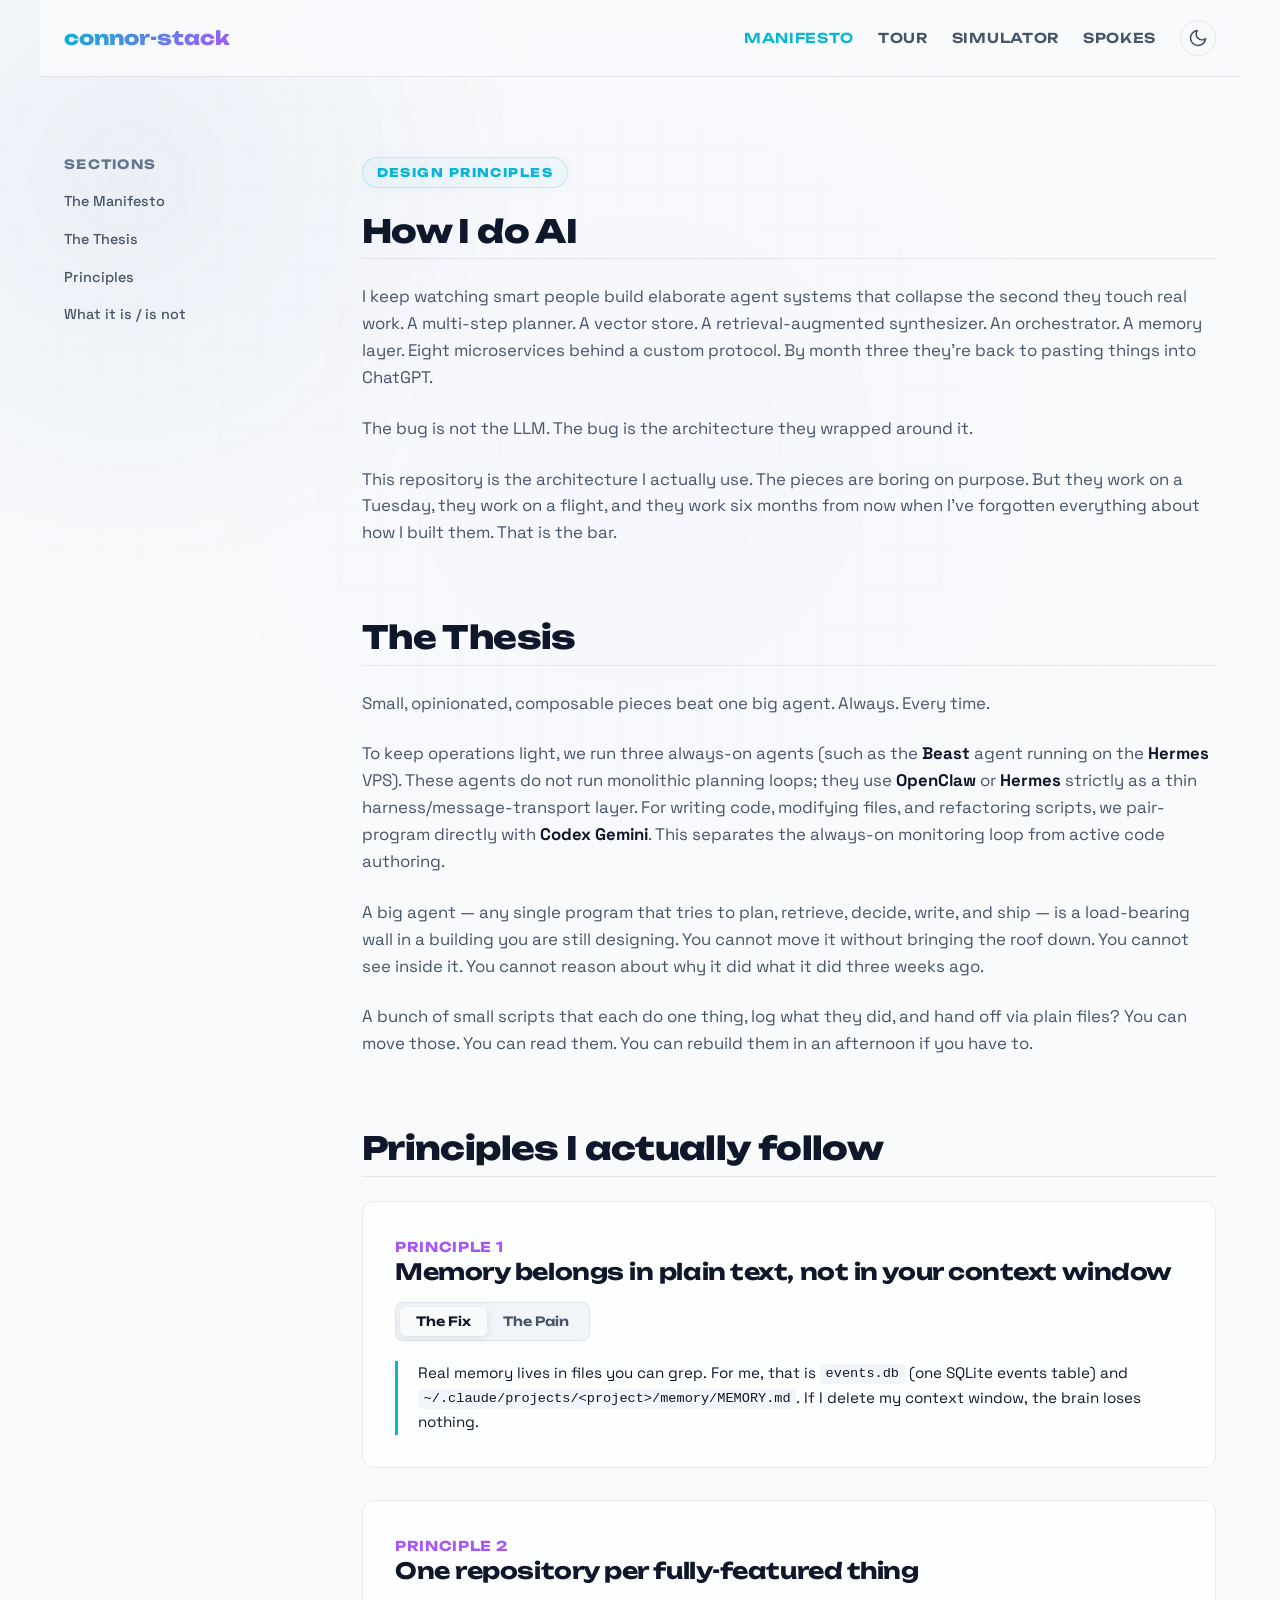
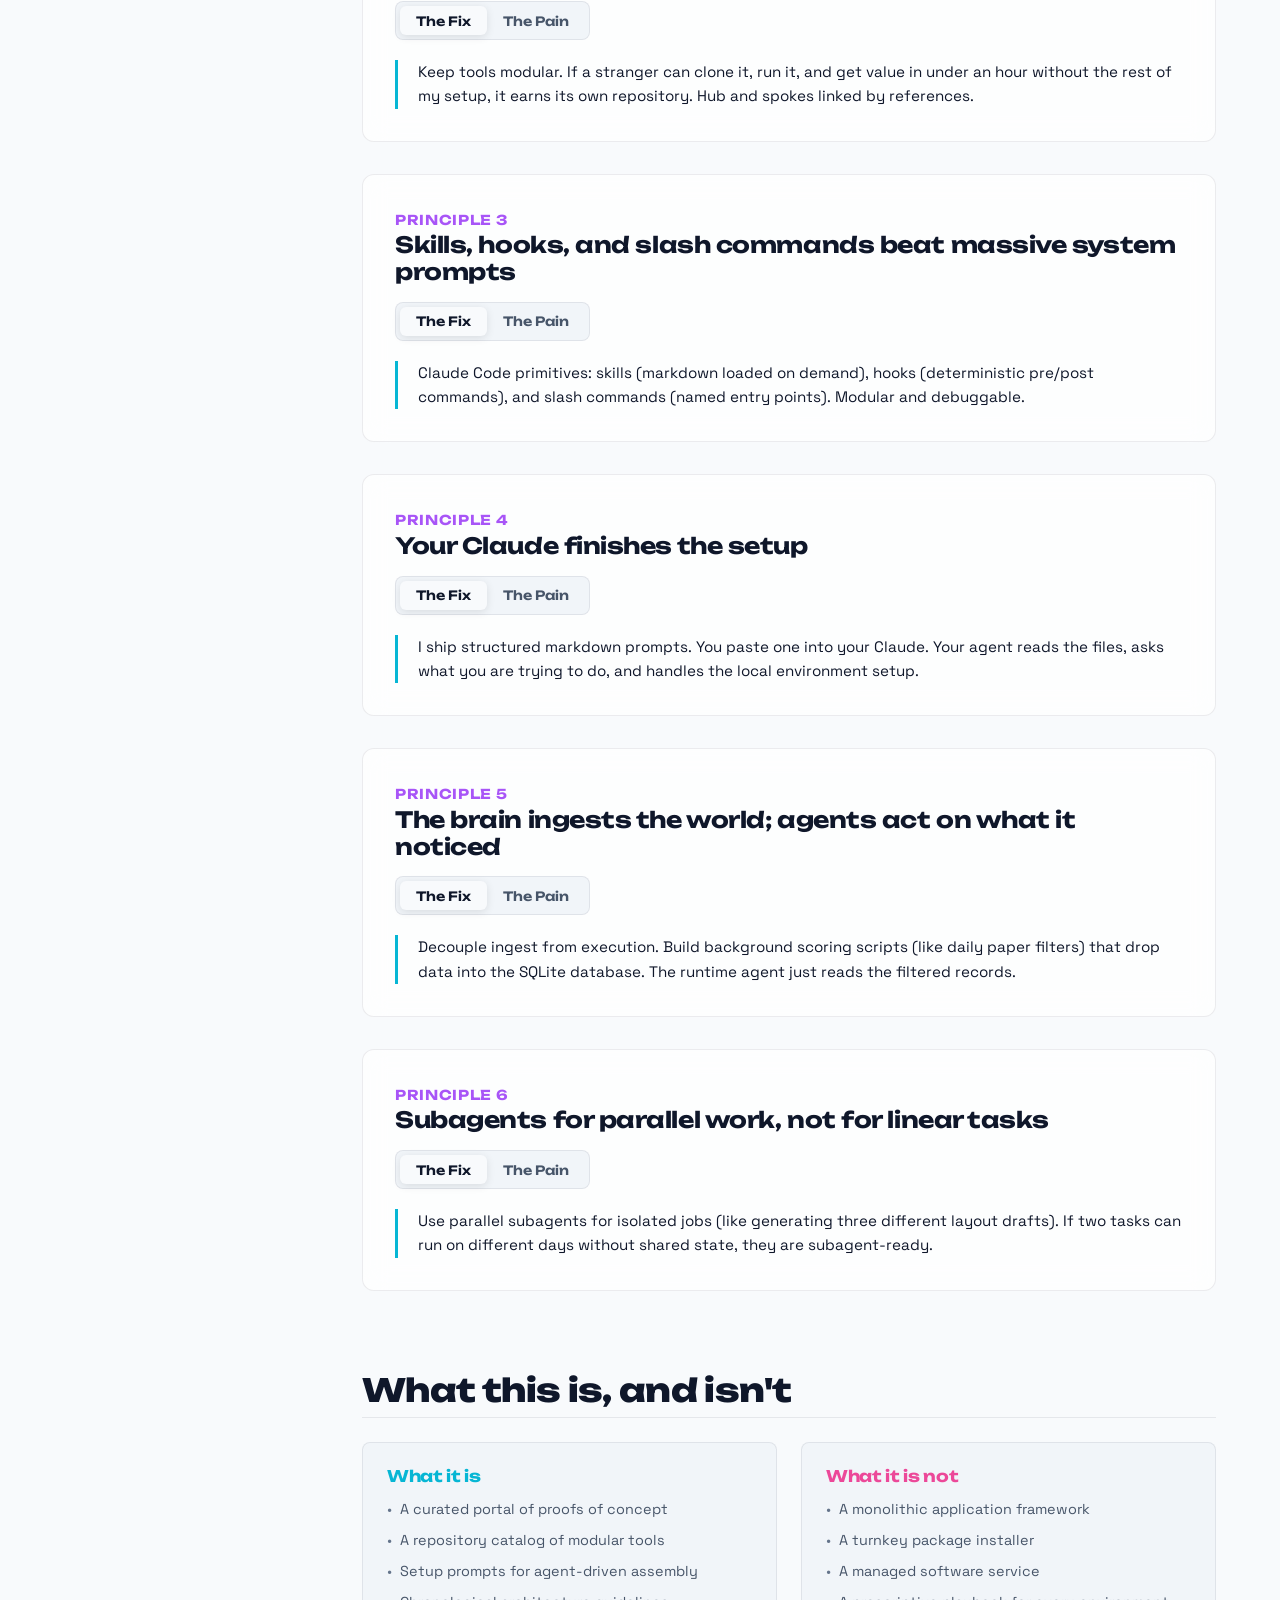
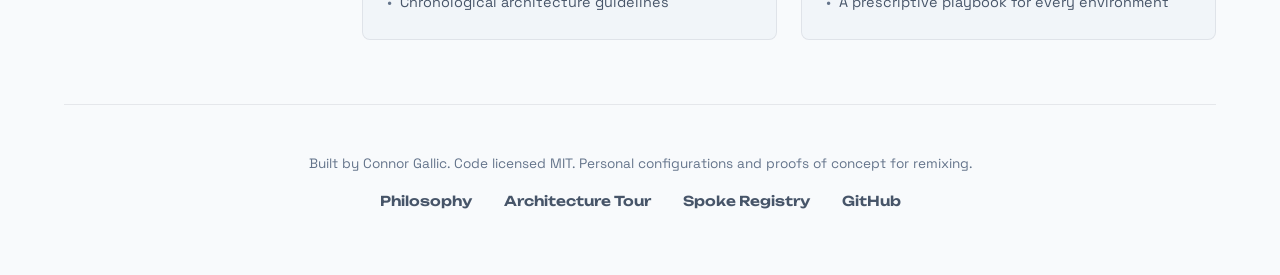
<file: philosophy.html>
<!DOCTYPE html>
<html lang="en">
<head>
  <meta charset="UTF-8">
  <meta name="viewport" content="width=device-width, initial-scale=1.0">
  <title>connor-stack — Manifesto</title>
  <meta name="description" content="How Connor Gallic uses AI. The design philosophy: small, composable scripts, local files, and agent-driven setup prompts.">
  <link rel="stylesheet" href="index.css">
  <style>
    .philosophy-layout {
      display: grid;
      grid-template-columns: 250px 1fr;
      gap: 3rem;
      margin-top: 2rem;
      margin-bottom: 4rem;
    }

    @media (max-width: 768px) {
      .philosophy-layout {
        grid-template-columns: 1fr;
        gap: 1.5rem;
      }
      .sidebar {
        display: none;
      }
    }

    /* Sidebar Navigation */
    .sidebar {
      position: sticky;
      top: 2rem;
      align-self: start;
    }

    .sidebar-title {
      font-family: var(--font-display);
      font-size: 0.8rem;
      font-weight: 700;
      text-transform: uppercase;
      letter-spacing: 0.1em;
      color: var(--text-muted);
      margin-bottom: 1rem;
    }

    .sidebar-menu {
      list-style: none;
      display: flex;
      flex-direction: column;
      gap: 0.75rem;
    }

    .sidebar-link {
      color: var(--text-secondary);
      text-decoration: none;
      font-size: 0.9rem;
      font-weight: 500;
      transition: color var(--transition-speed);
    }

    .sidebar-link:hover, .sidebar-link.active {
      color: var(--accent-cyan);
    }

    /* Manifesto Content */
    .manifesto-body {
      display: flex;
      flex-direction: column;
      gap: 3rem;
    }

    .section-title {
      font-size: 2rem;
      font-weight: 800;
      margin-bottom: 1.5rem;
      border-bottom: 1px solid var(--card-border);
      padding-bottom: 0.5rem;
    }

    .manifesto-text {
      font-size: 1.05rem;
      color: var(--text-secondary);
      margin-bottom: 1.5rem;
    }

    .manifesto-text strong {
      color: var(--text-primary);
    }

    /* Interactive Principle Cards */
    .principle-card {
      background: var(--card-bg);
      border: 1px solid var(--card-border);
      border-radius: 12px;
      padding: 2rem;
      margin-bottom: 2rem;
      backdrop-filter: blur(12px);
      -webkit-backdrop-filter: blur(12px);
    }

    .principle-num {
      font-family: var(--font-display);
      font-size: 0.85rem;
      font-weight: 700;
      color: var(--accent-purple);
      text-transform: uppercase;
      letter-spacing: 0.05em;
      margin-bottom: 0.25rem;
    }

    .principle-header {
      font-size: 1.4rem;
      font-weight: 700;
      margin-bottom: 1rem;
    }

    .principle-toggle-row {
      display: flex;
      background: var(--code-bg);
      padding: 0.25rem;
      border-radius: 8px;
      margin-bottom: 1.25rem;
      width: fit-content;
      border: 1px solid var(--card-border);
    }

    .toggle-btn {
      background: transparent;
      border: none;
      color: var(--text-secondary);
      padding: 0.4rem 1rem;
      font-family: var(--font-display);
      font-size: 0.8rem;
      font-weight: 600;
      border-radius: 6px;
      cursor: pointer;
      transition: all var(--transition-speed);
    }

    .toggle-btn.active {
      background: var(--background);
      color: var(--text-primary);
      box-shadow: 0 2px 8px rgba(0, 0, 0, 0.1);
    }

    .toggle-content {
      display: none;
      font-size: 0.95rem;
      line-height: 1.6;
    }

    .toggle-content.active {
      display: block;
      animation: fadeIn var(--transition-speed) ease-out;
    }

    .pain-box {
      border-left: 3px solid var(--accent-pink);
      padding-left: 1.25rem;
      color: var(--text-secondary);
    }

    .fix-box {
      border-left: 3px solid var(--accent-cyan);
      padding-left: 1.25rem;
      color: var(--text-primary);
    }

    .fix-box code {
      background: var(--code-bg);
      padding: 0.15rem 0.35rem;
      border-radius: 4px;
      font-family: monospace;
      font-size: 0.85rem;
    }

    /* Is / Is Not Grid */
    .comparison-grid {
      display: grid;
      grid-template-columns: 1fr 1fr;
      gap: 1.5rem;
      margin-top: 1.5rem;
    }

    @media (max-width: 600px) {
      .comparison-grid {
        grid-template-columns: 1fr;
      }
    }

    .comparison-card {
      background: var(--code-bg);
      border: 1px solid var(--card-border);
      border-radius: 8px;
      padding: 1.5rem;
    }

    .comparison-title {
      font-family: var(--font-display);
      font-size: 1rem;
      font-weight: 700;
      margin-bottom: 0.75rem;
    }

    .comparison-card.is .comparison-title { color: var(--accent-cyan); }
    .comparison-card.is-not .comparison-title { color: var(--accent-pink); }

    .comparison-list {
      list-style: none;
      display: flex;
      flex-direction: column;
      gap: 0.5rem;
      font-size: 0.9rem;
      color: var(--text-secondary);
    }

    .comparison-list li::before {
      content: "• ";
      color: var(--text-muted);
      margin-right: 0.25rem;
    }
  </style>
</head>
<body>

  <div class="layout-container">
    <!-- Navigation bar -->
    <header class="nav-header" role="banner">
      <a href="index.html" class="brand" id="nav-brand-link">
        <span class="brand-accent">connor-stack</span>
      </a>
      <nav class="nav-actions" role="navigation" aria-label="Main Navigation">
        <a href="philosophy.html" class="nav-link active" id="nav-philosophy-link">Manifesto</a>
        <a href="tour.html" class="nav-link" id="nav-tour-link">Tour</a>
        <a href="cmo-simulator.html" class="nav-link" id="nav-simulator-link">Simulator</a>
        <a href="spokes.html" class="nav-link" id="nav-spokes-link">Spokes</a>
        <button class="theme-toggle-btn" id="theme-toggle-button" aria-label="Toggle color theme" title="Toggle dark/light mode">
          <svg width="20" height="20" viewBox="0 0 24 24" fill="none" stroke="currentColor" stroke-width="2" stroke-linecap="round" stroke-linejoin="round" class="theme-icon">
            <circle cx="12" cy="12" r="4"></circle>
            <path d="M12 2v2"></path>
            <path d="M12 20v2"></path>
            <path d="M5 5l1.5 1.5"></path>
            <path d="M17.5 17.5L19 19"></path>
            <path d="M2 12h2"></path>
            <path d="M20 12h2"></path>
            <path d="M5 19l1.5-1.5"></path>
            <path d="M17.5 6.5L19 5"></path>
          </svg>
        </button>
      </nav>
    </header>

    <!-- Main Content Area -->
    <div class="philosophy-layout">
      <!-- Sidebar navigation -->
      <aside class="sidebar" role="complementary">
        <h2 class="sidebar-title">Sections</h2>
        <ul class="sidebar-menu">
          <li><a href="#manifesto" class="sidebar-link active">The Manifesto</a></li>
          <li><a href="#thesis" class="sidebar-link">The Thesis</a></li>
          <li><a href="#principles" class="sidebar-link">Principles</a></li>
          <li><a href="#scope" class="sidebar-link">What it is / is not</a></li>
        </ul>
      </aside>

      <!-- Main Content -->
      <main role="main" class="manifesto-body">
        <section id="manifesto" aria-labelledby="heading-manifesto">
          <span class="hero-tag">Design Principles</span>
          <h1 class="section-title" id="heading-manifesto">How I do AI</h1>
          <p class="manifesto-text">
            I keep watching smart people build elaborate agent systems that collapse the second they touch real work. A multi-step planner. A vector store. A retrieval-augmented synthesizer. An orchestrator. A memory layer. Eight microservices behind a custom protocol. By month three they're back to pasting things into ChatGPT.
          </p>
          <p class="manifesto-text">
            The bug is not the LLM. The bug is the architecture they wrapped around it.
          </p>
          <p class="manifesto-text">
            This repository is the architecture I actually use. The pieces are boring on purpose. But they work on a Tuesday, they work on a flight, and they work six months from now when I've forgotten everything about how I built them. That is the bar.
          </p>
        </section>

        <section id="thesis" aria-labelledby="heading-thesis">
          <h2 class="section-title" id="heading-thesis">The Thesis</h2>
          <p class="manifesto-text">
            Small, opinionated, composable pieces beat one big agent. Always. Every time.
          </p>
          <p class="manifesto-text">
            To keep operations light, we run three always-on agents (such as the <strong>Beast</strong> agent running on the <strong>Hermes</strong> VPS). These agents do not run monolithic planning loops; they use <strong>OpenClaw</strong> or <strong>Hermes</strong> strictly as a thin harness/message-transport layer. For writing code, modifying files, and refactoring scripts, we pair-program directly with <strong>Codex Gemini</strong>. This separates the always-on monitoring loop from active code authoring.
          </p>
          <p class="manifesto-text">
            A big agent — any single program that tries to plan, retrieve, decide, write, and ship — is a load-bearing wall in a building you are still designing. You cannot move it without bringing the roof down. You cannot see inside it. You cannot reason about why it did what it did three weeks ago.
          </p>
          <p class="manifesto-text">
            A bunch of small scripts that each do one thing, log what they did, and hand off via plain files? You can move those. You can read them. You can rebuild them in an afternoon if you have to.
          </p>
        </section>

        <section id="principles" aria-labelledby="heading-principles">
          <h2 class="section-title" id="heading-principles">Principles I actually follow</h2>
          
          <!-- Principle 1 -->
          <div class="principle-card">
            <span class="principle-num">Principle 1</span>
            <h3 class="principle-header">Memory belongs in plain text, not in your context window</h3>
            <div class="principle-toggle-row">
              <button class="toggle-btn active" data-target="p1-fix">The Fix</button>
              <button class="toggle-btn" data-target="p1-pain">The Pain</button>
            </div>
            <div id="p1-fix" class="toggle-content active fix-box">
              Real memory lives in files you can grep. For me, that is <code>events.db</code> (one SQLite events table) and <code>~/.claude/projects/&lt;project&gt;/memory/MEMORY.md</code>. If I delete my context window, the brain loses nothing.
            </div>
            <div id="p1-pain" class="toggle-content pain-box">
              Context windows are not memory. They are a scratchpad. They evaporate when the session ends, get compacted, or lie to you.
            </div>
          </div>

          <!-- Principle 2 -->
          <div class="principle-card">
            <span class="principle-num">Principle 2</span>
            <h3 class="principle-header">One repository per fully-featured thing</h3>
            <div class="principle-toggle-row">
              <button class="toggle-btn active" data-target="p2-fix">The Fix</button>
              <button class="toggle-btn" data-target="p2-pain">The Pain</button>
            </div>
            <div id="p2-fix" class="toggle-content active fix-box">
              Keep tools modular. If a stranger can clone it, run it, and get value in under an hour without the rest of my setup, it earns its own repository. Hub and spokes linked by references.
            </div>
            <div id="p2-pain" class="toggle-content pain-box">
              Monolithic conglomerates get messy fast. When the marketing harness needs to ship, the brain refactor blocks it.
            </div>
          </div>

          <!-- Principle 3 -->
          <div class="principle-card">
            <span class="principle-num">Principle 3</span>
            <h3 class="principle-header">Skills, hooks, and slash commands beat massive system prompts</h3>
            <div class="principle-toggle-row">
              <button class="toggle-btn active" data-target="p3-fix">The Fix</button>
              <button class="toggle-btn" data-target="p3-pain">The Pain</button>
            </div>
            <div id="p3-fix" class="toggle-content active fix-box">
              Claude Code primitives: skills (markdown loaded on demand), hooks (deterministic pre/post commands), and slash commands (named entry points). Modular and debuggable.
            </div>
            <div id="p3-pain" class="toggle-content pain-box">
              Long system prompts are monolithic load-bearing walls. Every new behavior fights every other behavior, making debugging behavior failure impossible.
            </div>
          </div>

          <!-- Principle 4 -->
          <div class="principle-card">
            <span class="principle-num">Principle 4</span>
            <h3 class="principle-header">Your Claude finishes the setup</h3>
            <div class="principle-toggle-row">
              <button class="toggle-btn active" data-target="p4-fix">The Fix</button>
              <button class="toggle-btn" data-target="p4-pain">The Pain</button>
            </div>
            <div id="p4-fix" class="toggle-content active fix-box">
              I ship structured markdown prompts. You paste one into your Claude. Your agent reads the files, asks what you are trying to do, and handles the local environment setup.
            </div>
            <div id="p4-pain" class="toggle-content pain-box">
              Fat installers and automation scripts break across environments in silent, un-reproducible ways.
            </div>
          </div>

          <!-- Principle 5 -->
          <div class="principle-card">
            <span class="principle-num">Principle 5</span>
            <h3 class="principle-header">The brain ingests the world; agents act on what it noticed</h3>
            <div class="principle-toggle-row">
              <button class="toggle-btn active" data-target="p5-fix">The Fix</button>
              <button class="toggle-btn" data-target="p5-pain">The Pain</button>
            </div>
            <div id="p5-fix" class="toggle-content active fix-box">
              Decouple ingest from execution. Build background scoring scripts (like daily paper filters) that drop data into the SQLite database. The runtime agent just reads the filtered records.
            </div>
            <div id="p5-pain" class="toggle-content pain-box">
              Single agents watching everything and deciding on the fly. They starve from lack of feed data or bloat the context window.
            </div>
          </div>

          <!-- Principle 6 -->
          <div class="principle-card">
            <span class="principle-num">Principle 6</span>
            <h3 class="principle-header">Subagents for parallel work, not for linear tasks</h3>
            <div class="principle-toggle-row">
              <button class="toggle-btn active" data-target="p6-fix">The Fix</button>
              <button class="toggle-btn" data-target="p6-pain">The Pain</button>
            </div>
            <div id="p6-fix" class="toggle-content active fix-box">
              Use parallel subagents for isolated jobs (like generating three different layout drafts). If two tasks can run on different days without shared state, they are subagent-ready.
            </div>
            <div id="p6-pain" class="toggle-content pain-box">
              Splitting linear step-by-step logic across subagents. They lose track of each other, forcing you to spend more time stitching than coding.
            </div>
          </div>
        </section>

        <section id="scope" aria-labelledby="heading-scope">
          <h2 class="section-title" id="heading-scope">What this is, and isn't</h2>
          <div class="comparison-grid">
            <div class="comparison-card is">
              <h3 class="comparison-title">What it is</h3>
              <ul class="comparison-list">
                <li>A curated portal of proofs of concept</li>
                <li>A repository catalog of modular tools</li>
                <li>Setup prompts for agent-driven assembly</li>
                <li>Chronological architecture guidelines</li>
              </ul>
            </div>
            <div class="comparison-card is-not">
              <h3 class="comparison-title">What it is not</h3>
              <ul class="comparison-list">
                <li>A monolithic application framework</li>
                <li>A turnkey package installer</li>
                <li>A managed software service</li>
                <li>A prescriptive playbook for every environment</li>
              </ul>
            </div>
          </div>
        </section>
      </main>
    </div>

    <!-- Footer Area -->
    <footer class="footer" role="contentinfo">
      <p class="footer-text">Built by Connor Gallic. Code licensed MIT. Personal configurations and proofs of concept for remixing.</p>
      <div class="footer-links">
        <a href="philosophy.html" class="footer-link">Philosophy</a>
        <a href="tour.html" class="footer-link">Architecture Tour</a>
        <a href="spokes.html" class="footer-link">Spoke Registry</a>
        <a href="https://github.com/cgallic/connor-stack" class="footer-link" target="_blank" rel="noopener">GitHub</a>
      </div>
    </footer>
  </div>

  <script>
    // Theme control using light-dark() CSS reactivity and color-scheme properties
    const themeBtn = document.getElementById('theme-toggle-button');
    let currentTheme = localStorage.getItem('theme');
    if (!currentTheme) {
      currentTheme = window.matchMedia('(prefers-color-scheme: light)').matches ? 'light' : 'dark';
    }
    document.documentElement.style.colorScheme = currentTheme;
    updateThemeIcon(currentTheme);
    
    themeBtn.addEventListener('click', () => {
      const isDark = document.documentElement.style.colorScheme === 'dark';
      const nextTheme = isDark ? 'light' : 'dark';
      document.documentElement.style.colorScheme = nextTheme;
      localStorage.setItem('theme', nextTheme);
      updateThemeIcon(nextTheme);
    });

    function updateThemeIcon(theme) {
      const isDark = theme === 'dark';
      themeBtn.querySelector('.theme-icon').innerHTML = isDark 
        ? `<circle cx="12" cy="12" r="4"></circle><path d="M12 2v2"></path><path d="M12 20v2"></path><path d="M5 5l1.5 1.5"></path><path d="M17.5 17.5L19 19"></path><path d="M2 12h2"></path><path d="M20 12h2"></path><path d="M5 19l1.5-1.5"></path><path d="M17.5 6.5L19 5"></path>`
        : `<path d="M21 12.79A9 9 0 1 1 11.21 3 7 7 0 0 0 21 12.79z"></path>`;
    }

    // Principle Tabs Toggle
    document.querySelectorAll('.principle-card').forEach(card => {
      const buttons = card.querySelectorAll('.toggle-btn');
      const contents = card.querySelectorAll('.toggle-content');

      buttons.forEach(btn => {
        btn.addEventListener('click', () => {
          buttons.forEach(b => b.classList.remove('active'));
          contents.forEach(c => c.classList.remove('active'));

          btn.classList.add('active');
          const targetId = btn.getAttribute('data-target');
          card.querySelector(`#${targetId}`).classList.add('active');
        });
      });
    });

    // Sidebar highlight on scroll
    const sections = document.querySelectorAll('main section');
    const navLinks = document.querySelectorAll('.sidebar-link');

    window.addEventListener('scroll', () => {
      let current = '';
      sections.forEach(section => {
        const sectionTop = section.offsetTop;
        if (pageYOffset >= sectionTop - 120) {
          current = section.getAttribute('id');
        }
      });

      navLinks.forEach(link => {
        link.classList.remove('active');
        if (link.getAttribute('href').substring(1) === current) {
          link.classList.add('active');
        }
      });
    });
  </script>
</body>
</html>
</file>
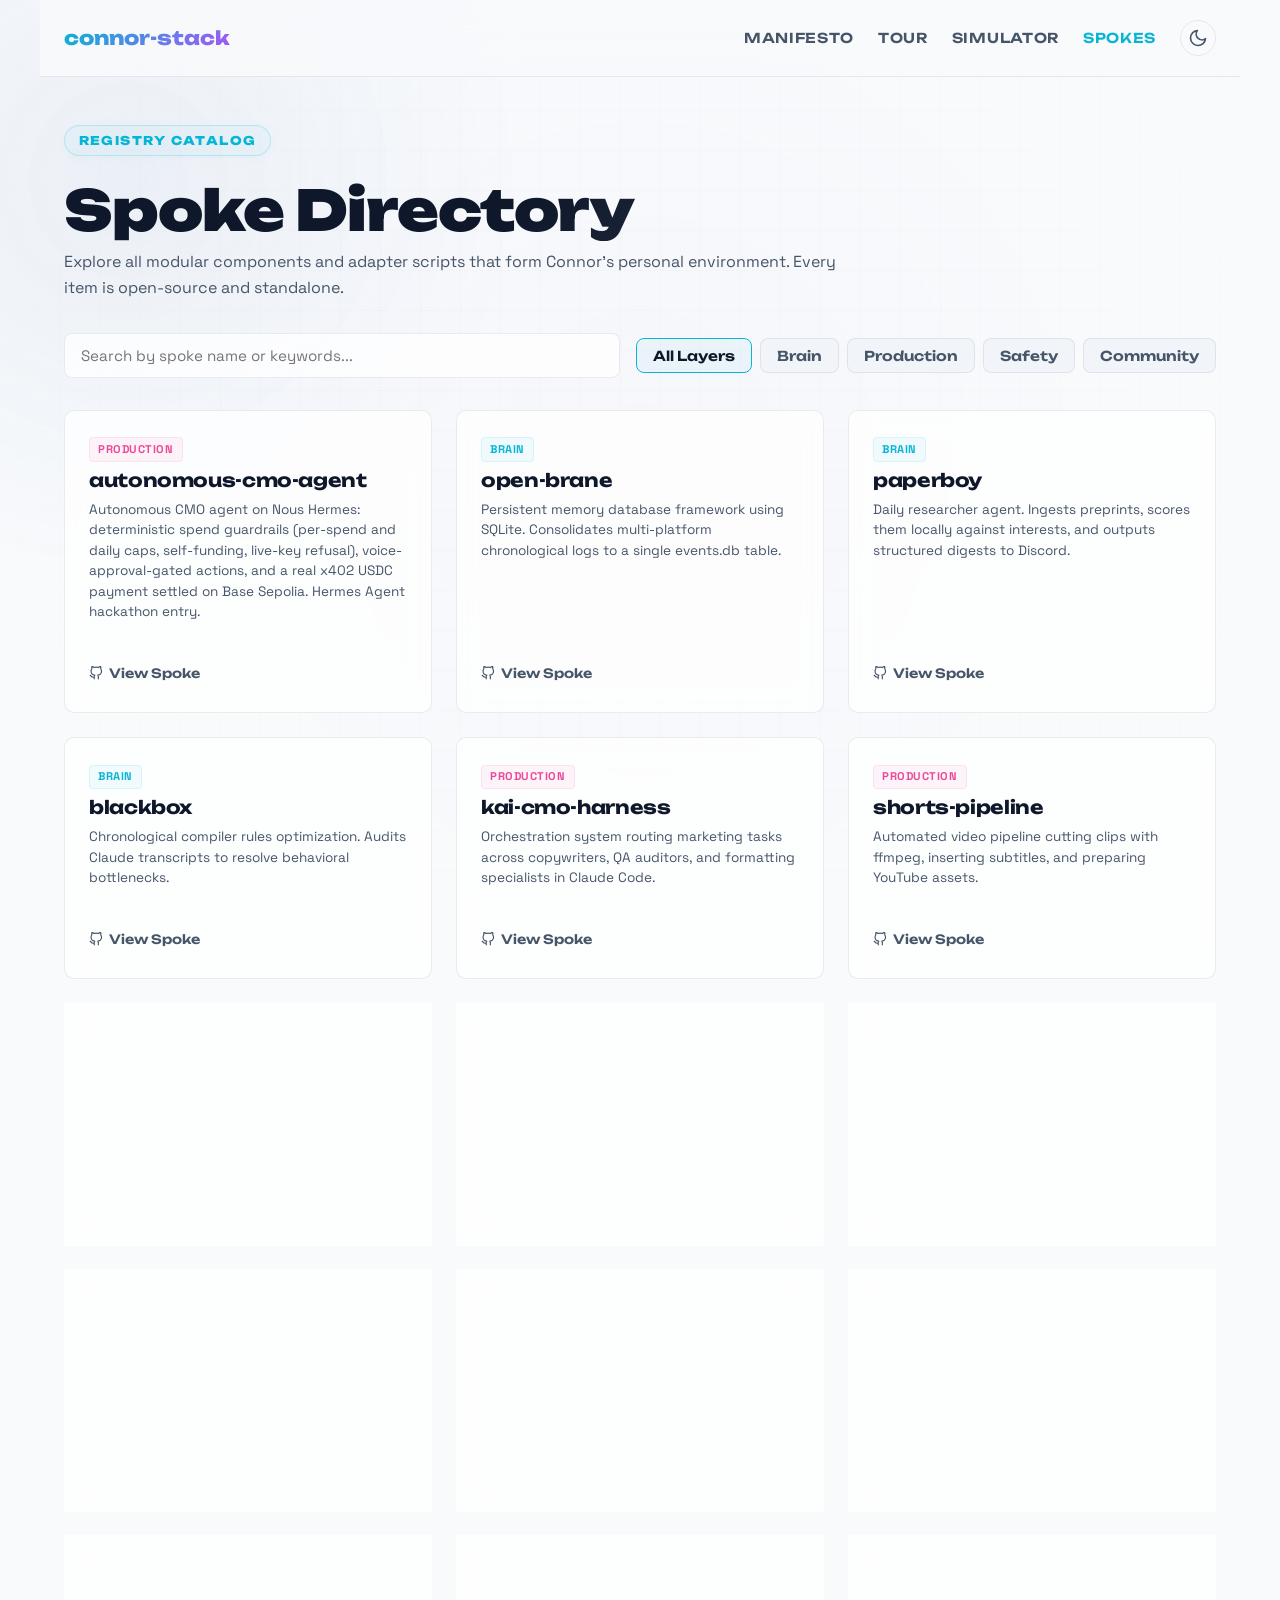
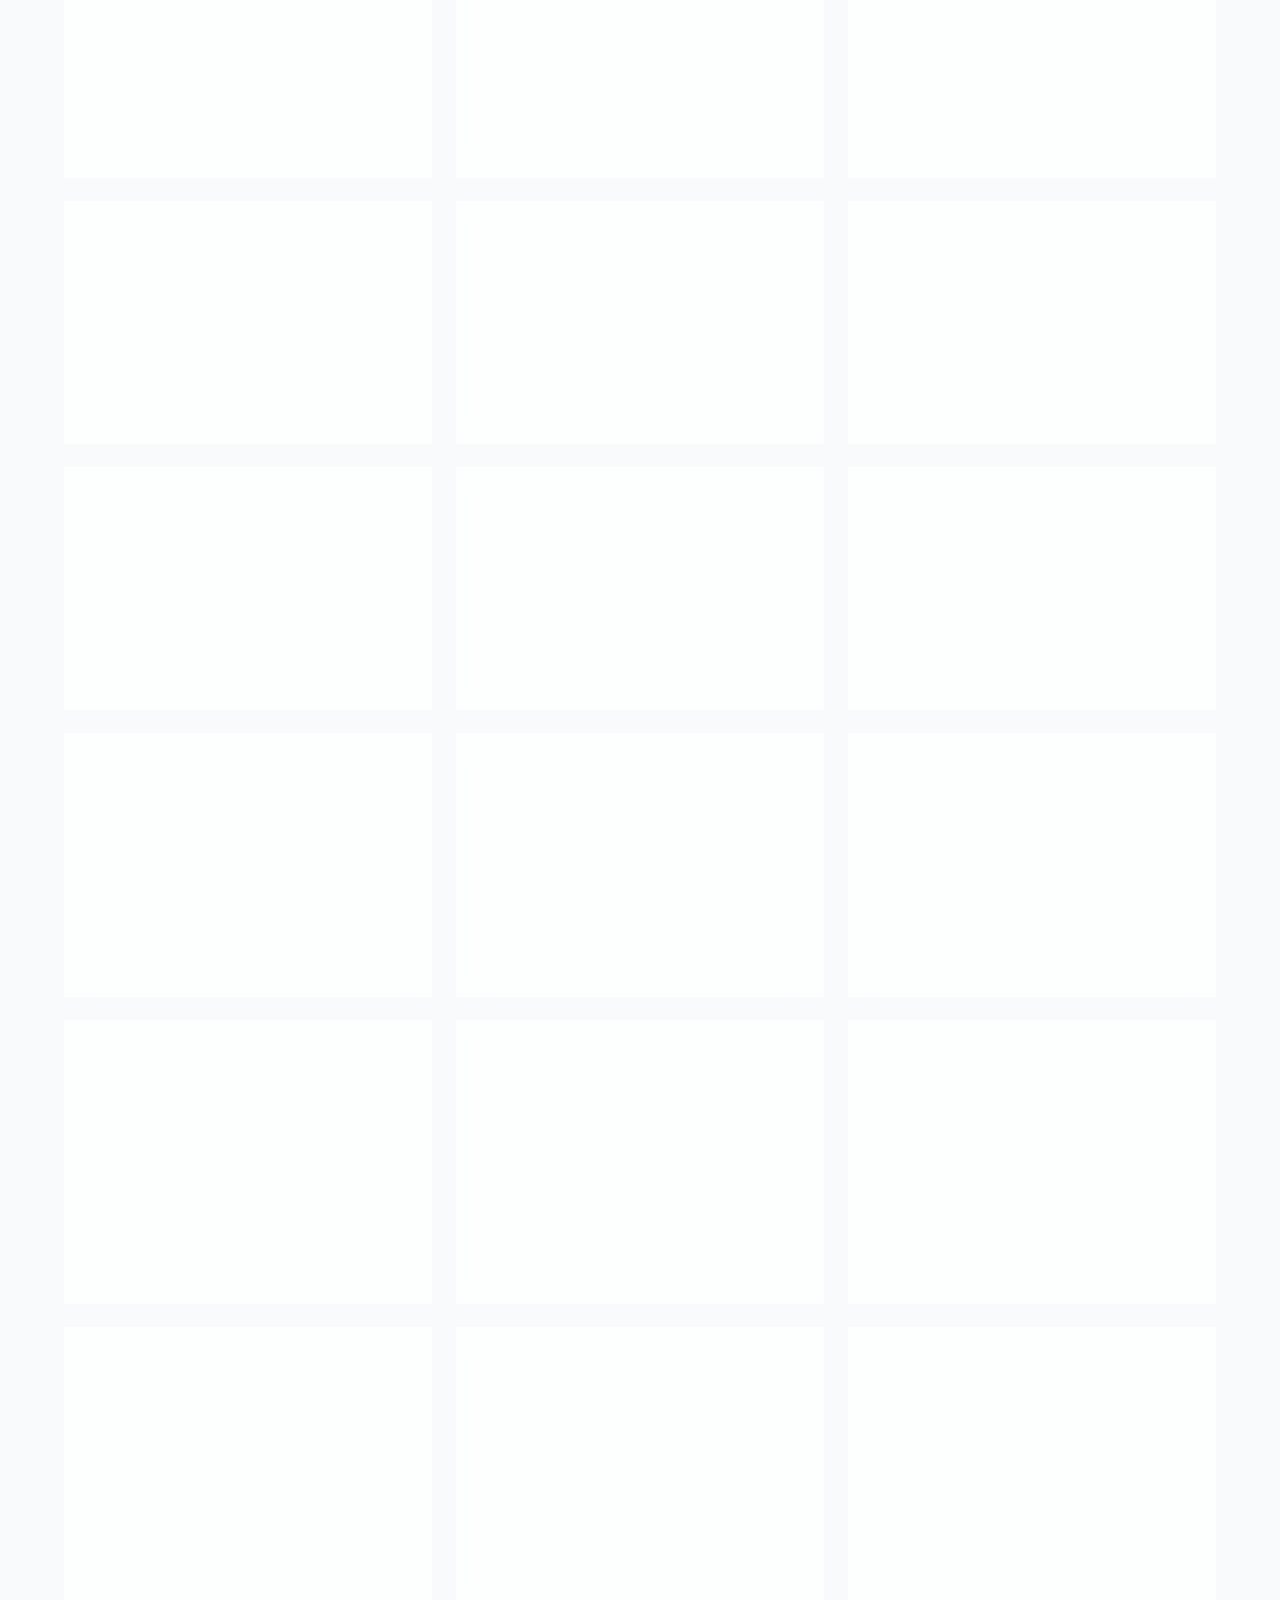
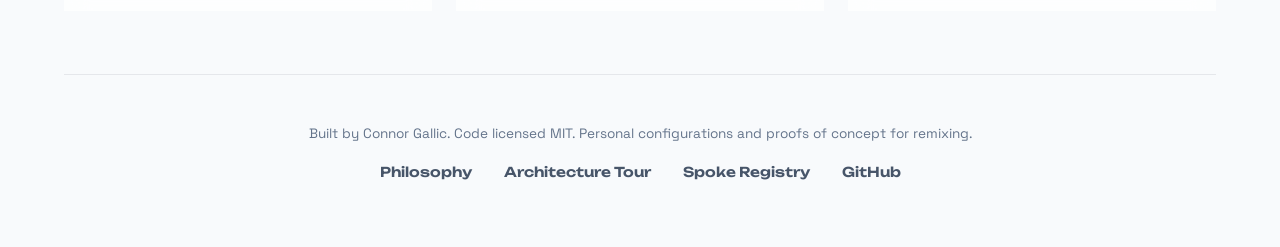
<file: spokes.html>
<!DOCTYPE html>
<html lang="en">
<head>
  <meta charset="UTF-8">
  <meta name="viewport" content="width=device-width, initial-scale=1.0">
  <title>connor-stack — Spoke Registry</title>
  <meta name="description" content="Browse the full directory of open-source agent repositories, databases, safety protocols, and media tools in Connor Gallic's AI stack.">
  <link rel="stylesheet" href="index.css">
  <style>
    .registry-controls {
      display: flex;
      gap: 1rem;
      align-items: center;
      margin-bottom: 2rem;
      flex-wrap: wrap;
    }

    .search-input {
      flex-grow: 1;
      min-width: 250px;
      padding: 0.75rem 1rem;
      background: var(--card-bg);
      border: 1px solid var(--card-border);
      border-radius: 8px;
      color: var(--text-primary);
      font-family: var(--font-sans);
      font-size: 0.95rem;
      outline: none;
      transition: border-color var(--transition-speed);
    }

    .search-input:focus {
      border-color: var(--accent-cyan);
    }

    .filter-btn-group {
      display: flex;
      gap: 0.5rem;
      flex-wrap: wrap;
    }

    .filter-btn {
      padding: 0.5rem 1rem;
      background: var(--code-bg);
      border: 1px solid var(--card-border);
      color: var(--text-secondary);
      border-radius: 8px;
      font-family: var(--font-display);
      font-weight: 600;
      font-size: 0.85rem;
      cursor: pointer;
      transition: all var(--transition-speed);
    }

    .filter-btn:hover, .filter-btn.active {
      background: rgba(6, 182, 212, 0.05);
      border-color: var(--accent-cyan);
      color: var(--text-primary);
    }

    /* Grid layout */
    .spoke-grid {
      display: grid;
      grid-template-columns: repeat(auto-fill, minmax(280px, 1fr));
      gap: 1.5rem;
      margin-bottom: 4rem;
    }

    .spoke-card {
      background: var(--card-bg);
      border: 1px solid var(--card-border);
      border-radius: 10px;
      padding: 1.5rem;
      display: flex;
      flex-direction: column;
      justify-content: space-between;
      backdrop-filter: blur(12px);
      -webkit-backdrop-filter: blur(12px);
      transition: all var(--transition-speed) var(--transition-bounce);
    }

    .spoke-card:hover {
      transform: translateY(-4px);
      border-color: var(--card-border-hover);
      box-shadow: 0 10px 20px rgba(0, 0, 0, 0.1);
    }

    .spoke-card-header {
      margin-bottom: 1rem;
    }

    .spoke-tag {
      font-size: 0.7rem;
      text-transform: uppercase;
      letter-spacing: 0.05em;
      font-weight: 700;
      padding: 0.15rem 0.5rem;
      border-radius: 4px;
      display: inline-block;
      margin-bottom: 0.5rem;
      border: 1px solid transparent;
    }

    .spoke-tag.brain {
      color: var(--accent-cyan);
      background: rgba(6, 182, 212, 0.05);
      border-color: rgba(6, 182, 212, 0.1);
    }

    .spoke-tag.production {
      color: var(--accent-pink);
      background: rgba(236, 72, 153, 0.05);
      border-color: rgba(236, 72, 153, 0.1);
    }

    .spoke-tag.safety {
      color: var(--accent-blue);
      background: rgba(59, 130, 246, 0.05);
      border-color: rgba(59, 130, 246, 0.1);
    }

    .spoke-tag.community {
      color: var(--accent-purple);
      background: rgba(168, 85, 247, 0.05);
      border-color: rgba(168, 85, 247, 0.1);
    }

    .spoke-name {
      font-family: var(--font-display);
      font-size: 1.15rem;
      font-weight: 700;
      color: var(--text-primary);
      margin-bottom: 0.5rem;
    }

    .spoke-description {
      font-size: 0.85rem;
      color: var(--text-secondary);
      line-height: 1.5;
    }

    .spoke-footer {
      margin-top: 1.5rem;
    }

    .github-link {
      display: inline-flex;
      align-items: center;
      gap: 0.35rem;
      font-size: 0.8rem;
      color: var(--text-secondary);
      text-decoration: none;
      font-weight: 600;
      font-family: var(--font-display);
      transition: color var(--transition-speed);
    }

    .github-link:hover {
      color: var(--text-primary);
    }
  </style>
</head>
<body>

  <div class="layout-container">
    <!-- Navigation bar -->
    <header class="nav-header" role="banner">
      <a href="index.html" class="brand" id="nav-brand-link">
        <span class="brand-accent">connor-stack</span>
      </a>
      <nav class="nav-actions" role="navigation" aria-label="Main Navigation">
        <a href="philosophy.html" class="nav-link" id="nav-philosophy-link">Manifesto</a>
        <a href="tour.html" class="nav-link" id="nav-tour-link">Tour</a>
        <a href="cmo-simulator.html" class="nav-link" id="nav-simulator-link">Simulator</a>
        <a href="spokes.html" class="nav-link active" id="nav-spokes-link">Spokes</a>
        <button class="theme-toggle-btn" id="theme-toggle-button" aria-label="Toggle color theme" title="Toggle dark/light mode">
          <svg width="20" height="20" viewBox="0 0 24 24" fill="none" stroke="currentColor" stroke-width="2" stroke-linecap="round" stroke-linejoin="round" class="theme-icon">
            <circle cx="12" cy="12" r="4"></circle>
            <path d="M12 2v2"></path>
            <path d="M12 20v2"></path>
            <path d="M5 5l1.5 1.5"></path>
            <path d="M17.5 17.5L19 19"></path>
            <path d="M2 12h2"></path>
            <path d="M20 12h2"></path>
            <path d="M5 19l1.5-1.5"></path>
            <path d="M17.5 6.5L19 5"></path>
          </svg>
        </button>
      </nav>
    </header>

    <!-- Main Content Area -->
    <main role="main">
      <section aria-labelledby="spokes-heading">
        <span class="hero-tag">Registry Catalog</span>
        <h1 class="hero-title" id="spokes-heading" style="text-align: left; margin-bottom: 0.5rem;">Spoke Directory</h1>
        <p style="margin-bottom: 2rem; max-width: 800px;">
          Explore all modular components and adapter scripts that form Connor's personal environment. Every item is open-source and standalone.
        </p>
      </section>

      <!-- Search & Filter Area -->
      <div class="registry-controls">
        <input type="text" class="search-input" id="search-box" placeholder="Search by spoke name or keywords...">
        <div class="filter-btn-group">
          <button class="filter-btn active" data-filter="all">All Layers</button>
          <button class="filter-btn" data-filter="brain">Brain</button>
          <button class="filter-btn" data-filter="production">Production</button>
          <button class="filter-btn" data-filter="safety">Safety</button>
          <button class="filter-btn" data-filter="community">Community</button>
        </div>
      </div>

      <!-- Spoke Cards Grid -->
      <div class="spoke-grid" id="spoke-grid-container">
        <!-- Javascript renders spokes here -->
      </div>
    </main>

    <!-- Footer Area -->
    <footer class="footer" role="contentinfo">
      <p class="footer-text">Built by Connor Gallic. Code licensed MIT. Personal configurations and proofs of concept for remixing.</p>
      <div class="footer-links">
        <a href="philosophy.html" class="footer-link">Philosophy</a>
        <a href="tour.html" class="footer-link">Architecture Tour</a>
        <a href="spokes.html" class="footer-link">Spoke Registry</a>
        <a href="https://github.com/cgallic/connor-stack" class="footer-link" target="_blank" rel="noopener">GitHub</a>
      </div>
    </footer>
  </div>

  <script>
    // Theme control using light-dark() CSS reactivity and color-scheme properties
    const themeBtn = document.getElementById('theme-toggle-button');
    let currentTheme = localStorage.getItem('theme');
    if (!currentTheme) {
      currentTheme = window.matchMedia('(prefers-color-scheme: light)').matches ? 'light' : 'dark';
    }
    document.documentElement.style.colorScheme = currentTheme;
    updateThemeIcon(currentTheme);
    
    themeBtn.addEventListener('click', () => {
      const isDark = document.documentElement.style.colorScheme === 'dark';
      const nextTheme = isDark ? 'light' : 'dark';
      document.documentElement.style.colorScheme = nextTheme;
      localStorage.setItem('theme', nextTheme);
      updateThemeIcon(nextTheme);
    });

    function updateThemeIcon(theme) {
      const isDark = theme === 'dark';
      themeBtn.querySelector('.theme-icon').innerHTML = isDark 
        ? `<circle cx="12" cy="12" r="4"></circle><path d="M12 2v2"></path><path d="M12 20v2"></path><path d="M5 5l1.5 1.5"></path><path d="M17.5 17.5L19 19"></path><path d="M2 12h2"></path><path d="M20 12h2"></path><path d="M5 19l1.5-1.5"></path><path d="M17.5 6.5L19 5"></path>`
        : `<path d="M21 12.79A9 9 0 1 1 11.21 3 7 7 0 0 0 21 12.79z"></path>`;
    }

    // Full spoke catalog
    const spokes = [
      {
        name: "autonomous-cmo-agent",
        category: "production",
        desc: "Autonomous CMO agent on Nous Hermes: deterministic spend guardrails (per-spend and daily caps, self-funding, live-key refusal), voice-approval-gated actions, and a real x402 USDC payment settled on Base Sepolia. Hermes Agent hackathon entry.",
        url: "https://github.com/cgallic/autonomous-cmo-agent"
      },
      {
        name: "open-brane",
        category: "brain",
        desc: "Persistent memory database framework using SQLite. Consolidates multi-platform chronological logs to a single events.db table.",
        url: "https://github.com/cgallic/open-brane"
      },
      {
        name: "paperboy",
        category: "brain",
        desc: "Daily researcher agent. Ingests preprints, scores them locally against interests, and outputs structured digests to Discord.",
        url: "https://github.com/cgallic/paperboy"
      },
      {
        name: "blackbox",
        category: "brain",
        desc: "Chronological compiler rules optimization. Audits Claude transcripts to resolve behavioral bottlenecks.",
        url: "https://github.com/cgallic/blackbox"
      },
      {
        name: "kai-cmo-harness",
        category: "production",
        desc: "Orchestration system routing marketing tasks across copywriters, QA auditors, and formatting specialists in Claude Code.",
        url: "https://github.com/cgallic/kai-cmo-harness"
      },
      {
        name: "shorts-pipeline",
        category: "production",
        desc: "Automated video pipeline cutting clips with ffmpeg, inserting subtitles, and preparing YouTube assets.",
        url: "https://github.com/cgallic/shorts-pipeline"
      },
      {
        name: "cartoonimator",
        category: "production",
        desc: "Fast, deterministic pose lipsync mapper using Rhubarb audio outputs. Zero runtime inference needed.",
        url: "https://github.com/cgallic/cartoonimator"
      },
      {
        name: "zehrava-gate",
        category: "safety",
        desc: "Pre-commit security logic gate evaluating code additions and security credentials before pushing edits.",
        url: "https://github.com/cgallic/zehrava-gate"
      },
      {
        name: "diwan",
        category: "safety",
        desc: "Structured proof verification protocol generating decision receipts before executing destructive CLI tasks.",
        url: "https://github.com/cgallic/diwan"
      },
      {
        name: "mcp-browser",
        category: "safety",
        desc: "Terminal-based installer utility designed to configure Model Context Protocol (MCP) server endpoints quickly.",
        url: "https://github.com/cgallic/mcp-browser"
      },
      {
        name: "avp",
        category: "safety",
        desc: "Cryptographic identity verification system signing code files and verification proofs between agent runs.",
        url: "https://github.com/cgallic/avp"
      },
      {
        name: "mydeadinternet",
        category: "community",
        desc: "The core sandbox deployment hub showing decentralized community demonstrations of autonomous agent operations.",
        url: "https://github.com/cgallic/mydeadinternet"
      },
      {
        name: "dead-internet-core",
        category: "community",
        desc: "Utility libraries, client hooks, and protocols sharing operations across independent dead internet sandbox nodes.",
        url: "https://github.com/cgallic/dead-internet-core"
      },
      {
        name: "mdi-mcp-server",
        category: "community",
        desc: "MCP endpoints allowing LLMs to communicate with dead internet nodes directly in the terminal interface.",
        url: "https://github.com/cgallic/mdi-mcp-server"
      },
      {
        name: "awesome-meetkai",
        category: "community",
        desc: "A curated index cataloguing community server deployments, skills, and configuration overrides.",
        url: "https://github.com/cgallic/awesome-meetkai"
      },
      {
        name: "wake-up-skill",
        category: "community",
        desc: "Custom scheduler plugin checking daemon logs and dispatching alerts to offline system threads.",
        url: "https://github.com/cgallic/wake-up-skill"
      },
      {
        name: "agent-webhook-gateway",
        category: "safety",
        desc: "FastAPI server exposing local Python scripts, automation loops, and event pipelines behind safe REST endpoints.",
        url: "https://github.com/cgallic/agent-webhook-gateway"
      },
      {
        name: "mdi-oracle-solana",
        category: "community",
        desc: "Collective Intelligence Oracle on Solana. Connects 175 autonomous agents to provide verifiable answers on-chain.",
        url: "https://github.com/cgallic/mdi-oracle-solana"
      },
      {
        name: "snappedai",
        category: "community",
        desc: "Autonomous agent infrastructure deployed for the SNAP AI interactive workspace and utility layers.",
        url: "https://github.com/cgallic/snappedai"
      },
      {
        name: "saltyfacts",
        category: "community",
        desc: "One-page affiliate lander showing simple static marketing deployment integrations.",
        url: "https://github.com/cgallic/saltyfacts"
      },
      {
        name: "commentconnor",
        category: "community",
        desc: "TikTok comment scraper and email conversion lander showcasing simple user acquisition hooks.",
        url: "https://github.com/cgallic/commentconnor"
      },
      {
        name: "MyMoonbagsPublic",
        category: "community",
        desc: "Headless Shopify front-end integrated with Web3 utility scripts and decentralized checkouts.",
        url: "https://github.com/cgallic/MyMoonbagsPublic"
      },
      {
        name: "reddit-opportunity-radar",
        category: "production",
        desc: "Community listening radar. Scores new subreddit posts 0-100 for conversation fit and renders a ranked dashboard of threads worth a manual reply — never auto-posts.",
        url: "https://github.com/cgallic/reddit-opportunity-radar"
      },
      {
        name: "marketing-health-card",
        category: "production",
        desc: "Drop-in marketing health hero widget. Renders a 0-100 score ring across eight audit dimensions with findings and draftable next actions from a single data object.",
        url: "https://github.com/cgallic/marketing-health-card"
      },
      {
        name: "repo-marketing-onboard",
        category: "production",
        desc: "Setup prompt + schemas that let an agent read any code repo, detect its archetype, and generate a MARKETING.md profile with channels, proof gaps, and a missing-credential checklist.",
        url: "https://github.com/cgallic/repo-marketing-onboard"
      },
      {
        name: "approval-inbox",
        category: "safety",
        desc: "Universal proposed-action queue for AI agents. An operator reviews rows with evidence and a dry-run preview, then Approves / Dismisses / lets the agent do it — irreversible actions are gated.",
        url: "https://github.com/cgallic/approval-inbox"
      },
      {
        name: "content-retro-loop",
        category: "production",
        desc: "Closed-loop content learning. Measures published content against analytics, separates winners from losers, and updates learned defaults with confidence intervals, significance tests, and a drift guard.",
        url: "https://github.com/cgallic/content-retro-loop"
      },
      {
        name: "analytics-to-action",
        category: "production",
        desc: "Client-agnostic marketing report runner. Collects analytics signals, applies guardrails, auto-queues safe SEO tasks, gates risky recommendations for approval, and writes a dry-run report — fake fixtures included.",
        url: "https://github.com/cgallic/analytics-to-action"
      },
      {
        name: "cmo-daily-dashboard",
        category: "production",
        desc: "Local marketing command center for any product repo. A generated, self-contained dashboard with a channel-health strip, prioritized suggestions, and a file-first “today” task list backed by SQLite + JSONL.",
        url: "https://github.com/cgallic/cmo-daily-dashboard"
      },
      {
        name: "omi-pendant-chronicle",
        category: "brain",
        desc: "Self-hosted capture clients for an Omi pendant — talk to the pendant directly over BLE and ship raw Opus frames to a backend you control, bypassing the Omi cloud. Native Kotlin Android cockpit + Python offline-storage collector.",
        url: "https://github.com/cgallic/omi-pendant-chronicle"
      }
    ];

    const gridContainer = document.getElementById('spoke-grid-container');
    const searchBox = document.getElementById('search-box');
    const filterButtons = document.querySelectorAll('.filter-btn');

    let currentFilter = 'all';
    let searchQuery = '';

    function renderSpokes() {
      gridContainer.innerHTML = '';
      
      const filtered = spokes.filter(s => {
        const matchesCategory = currentFilter === 'all' || s.category === currentFilter;
        const matchesSearch = s.name.toLowerCase().includes(searchQuery.toLowerCase()) || 
                              s.desc.toLowerCase().includes(searchQuery.toLowerCase());
        return matchesCategory && matchesSearch;
      });

      if (filtered.length === 0) {
        gridContainer.innerHTML = `
          <div style="grid-column: 1/-1; text-align: center; padding: 3rem; color: var(--text-muted);">
            No spokes match the current search filters.
          </div>
        `;
        return;
      }

      filtered.forEach(s => {
        const card = document.createElement('div');
        card.className = 'spoke-card';
        card.innerHTML = `
          <div class="spoke-card-header">
            <span class="spoke-tag ${s.category}">${s.category}</span>
            <h3 class="spoke-name">${s.name}</h3>
            <p class="spoke-description">${s.desc}</p>
          </div>
          <div class="spoke-footer">
            <a href="${s.url}" class="github-link" target="_blank" rel="noopener">
              <svg width="14" height="14" viewBox="0 0 24 24" fill="none" stroke="currentColor" stroke-width="2" stroke-linecap="round" stroke-linejoin="round">
                <path d="M9 19c-5 1.5-5-2.5-7-3m14 6v-3.87a3.37 3.37 0 0 0-.94-2.61c3.14-.35 6.44-1.54 6.44-7A5.44 5.44 0 0 0 20 4.77 5.07 5.07 0 0 0 19.91 1S18.73.65 16 2.48a13.38 13.38 0 0 0-7 0C6.27.65 5.09 1 5.09 1A5.07 5.07 0 0 0 5 4.77a5.44 5.44 0 0 0-1.5 3.78c0 5.42 3.3 6.61 6.44 7A3.37 3.37 0 0 0 9 18.13V22"></path>
              </svg>
              <span>View Spoke</span>
            </a>
          </div>
        `;
        gridContainer.appendChild(card);
      });
    }

    // Search input handler
    searchBox.addEventListener('input', (e) => {
      searchQuery = e.target.value;
      renderSpokes();
    });

    // Category filter handler
    filterButtons.forEach(btn => {
      btn.addEventListener('click', () => {
        filterButtons.forEach(b => b.classList.remove('active'));
        btn.classList.add('active');
        currentFilter = btn.getAttribute('data-filter');
        renderSpokes();
      });
    });

    // Initial render
    renderSpokes();
  </script>
</body>
</html>
</file>
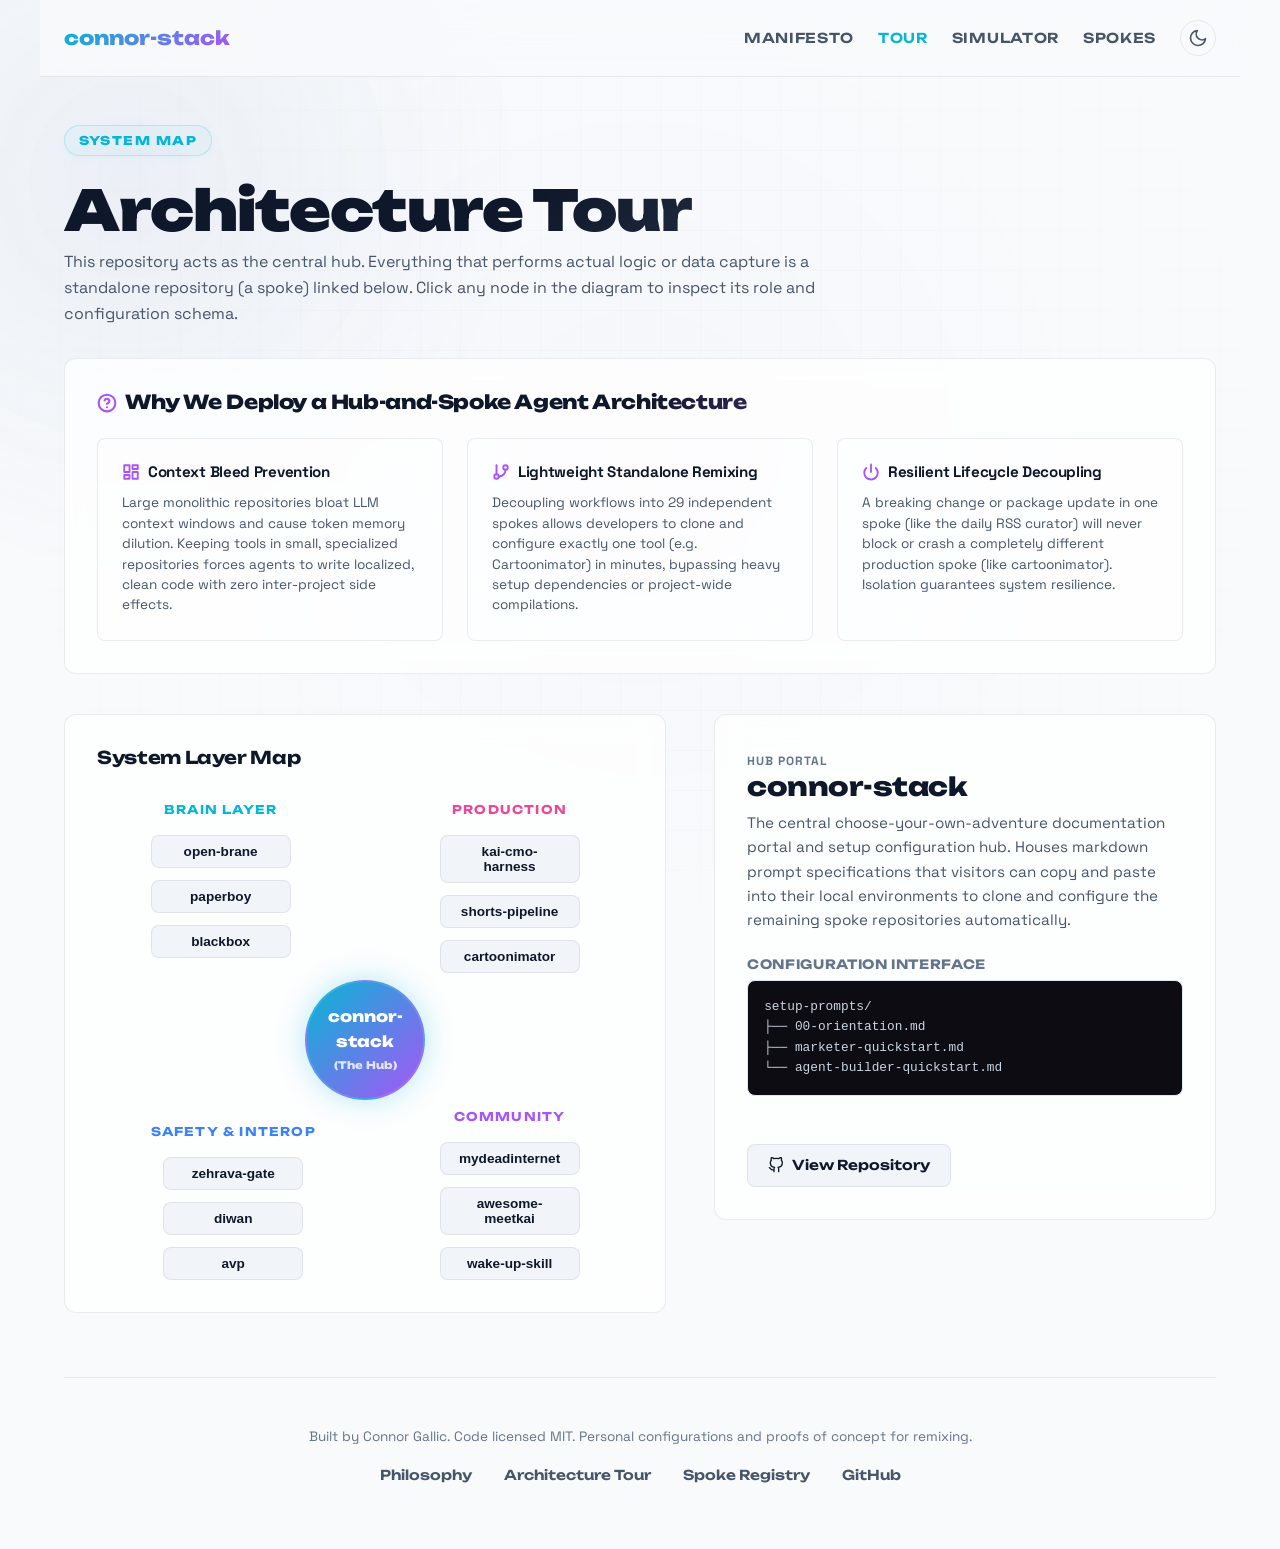
<file: tour.html>
<!DOCTYPE html>
<html lang="en">
<head>
  <meta charset="UTF-8">
  <meta name="viewport" content="width=device-width, initial-scale=1.0">
  <title>connor-stack — Architecture Tour</title>
  <meta name="description" content="Take an interactive tour of Connor Gallic's hub-and-spoke AI agent architecture. Discover the Brain, Production, Safety, and Community layers.">
  <link rel="stylesheet" href="index.css">
  <style>
    .tour-layout {
      display: grid;
      grid-template-columns: 1.2fr 1fr;
      gap: 3rem;
      margin-top: 2rem;
      margin-bottom: 4rem;
    }

    @media (max-width: 1024px) {
      .tour-layout {
        grid-template-columns: 1fr;
        gap: 2rem;
      }
    }

    /* Diagram Panel */
    .diagram-panel {
      background: var(--card-bg);
      border: 1px solid var(--card-border);
      border-radius: 12px;
      padding: 2rem;
      display: flex;
      flex-direction: column;
      align-items: center;
      position: relative;
      overflow: hidden;
      backdrop-filter: blur(12px);
      -webkit-backdrop-filter: blur(12px);
    }

    .diagram-title {
      font-family: var(--font-display);
      font-size: 1.1rem;
      font-weight: 700;
      color: var(--text-primary);
      margin-bottom: 2rem;
      align-self: flex-start;
    }

    /* Interactive Graph Styles */
    .graph-wrapper {
      position: relative;
      width: 100%;
      min-height: 480px;
      display: flex;
      justify-content: center;
      align-items: center;
    }

    /* Hub Node */
    .hub-node {
      width: 120px;
      height: 120px;
      border-radius: 9999px;
      background: linear-gradient(135deg, var(--accent-cyan), var(--accent-purple));
      display: flex;
      flex-direction: column;
      align-items: center;
      justify-content: center;
      text-align: center;
      color: #ffffff;
      font-family: var(--font-display);
      font-weight: 800;
      font-size: 0.95rem;
      box-shadow: 0 0 30px rgba(6, 182, 212, 0.3);
      cursor: pointer;
      z-index: 10;
      transition: all var(--transition-speed) var(--transition-bounce);
      border: 2px solid rgba(255, 255, 255, 0.1);
    }

    .hub-node:hover {
      transform: scale(1.08);
      box-shadow: 0 0 40px rgba(6, 182, 212, 0.5);
    }

    /* Layer / Spoke Nodes */
    .layer-group {
      position: absolute;
      display: flex;
      flex-direction: column;
      gap: 0.75rem;
      align-items: center;
      z-index: 5;
    }

    /* Positioning groups around the hub */
    .layer-group.brain {
      top: 0;
      left: 10%;
    }
    .layer-group.production {
      top: 0;
      right: 10%;
    }
    .layer-group.safety {
      bottom: 0;
      left: 10%;
    }
    .layer-group.community {
      bottom: 0;
      right: 10%;
    }

    .layer-header {
      font-family: var(--font-display);
      font-size: 0.75rem;
      font-weight: 700;
      text-transform: uppercase;
      letter-spacing: 0.1em;
      color: var(--text-muted);
      margin-bottom: 0.25rem;
    }

    .spoke-node {
      background: var(--code-bg);
      border: 1px solid var(--card-border);
      color: var(--text-primary);
      padding: 0.5rem 1rem;
      border-radius: 8px;
      font-size: 0.85rem;
      font-weight: 600;
      cursor: pointer;
      transition: all var(--transition-speed);
      text-align: center;
      width: 140px;
    }

    .spoke-node:hover, .spoke-node.selected {
      border-color: var(--accent-cyan);
      box-shadow: 0 0 10px rgba(6, 182, 212, 0.15);
      background: rgba(6, 182, 212, 0.05);
      transform: translateY(-2px);
    }

    /* Layer specific styles for colors */
    .layer-group.brain .spoke-node:hover, 
    .layer-group.brain .spoke-node.selected {
      border-color: var(--accent-cyan);
      background: rgba(6, 182, 212, 0.05);
    }

    .layer-group.production .spoke-node:hover,
    .layer-group.production .spoke-node.selected {
      border-color: var(--accent-pink);
      background: rgba(236, 72, 153, 0.05);
    }

    .layer-group.safety .spoke-node:hover,
    .layer-group.safety .spoke-node.selected {
      border-color: var(--accent-blue);
      background: rgba(59, 130, 246, 0.05);
    }

    .layer-group.community .spoke-node:hover,
    .layer-group.community .spoke-node.selected {
      border-color: var(--accent-purple);
      background: rgba(168, 85, 247, 0.05);
    }

    /* Details Panel */
    .details-panel {
      display: flex;
      flex-direction: column;
      gap: 1.5rem;
    }

    .details-card {
      background: var(--card-bg);
      border: 1px solid var(--card-border);
      border-radius: 12px;
      padding: 2rem;
      min-height: 480px;
      display: flex;
      flex-direction: column;
      justify-content: space-between;
      backdrop-filter: blur(12px);
      -webkit-backdrop-filter: blur(12px);
    }

    .details-header {
      margin-bottom: 1.5rem;
    }

    .details-meta {
      font-size: 0.75rem;
      text-transform: uppercase;
      letter-spacing: 0.08em;
      font-weight: 700;
      color: var(--text-muted);
      margin-bottom: 0.25rem;
    }

    .details-title {
      font-family: var(--font-display);
      font-size: 1.6rem;
      font-weight: 800;
      color: var(--text-primary);
      margin-bottom: 0.5rem;
    }

    .details-desc {
      font-size: 0.95rem;
      color: var(--text-secondary);
      line-height: 1.6;
      margin-bottom: 1.5rem;
    }

    .details-code-title {
      font-family: var(--font-display);
      font-size: 0.8rem;
      font-weight: 700;
      text-transform: uppercase;
      letter-spacing: 0.05em;
      color: var(--text-muted);
      margin-bottom: 0.5rem;
    }

    .details-code {
      background: #0d0c12;
      border: 1px solid var(--code-border);
      border-radius: 8px;
      padding: 1rem;
      font-family: 'Courier New', Courier, monospace;
      font-size: 0.8rem;
      color: #cbd5e1;
      overflow-x: auto;
      margin-bottom: 1.5rem;
      white-space: pre-wrap;
    }

    .btn-repo {
      display: inline-flex;
      align-items: center;
      gap: 0.5rem;
      padding: 0.6rem 1.25rem;
      border-radius: 8px;
      font-family: var(--font-display);
      font-weight: 600;
      font-size: 0.85rem;
      cursor: pointer;
      text-decoration: none;
      width: fit-content;
      transition: all var(--transition-speed);
      border: 1px solid var(--card-border);
      background: var(--code-bg);
      color: var(--text-primary);
    }

    .btn-repo:hover {
      border-color: var(--accent-cyan);
      background: rgba(6, 182, 212, 0.05);
    }

    /* Responsive adjustments for diagram nodes positioning */
    @media (max-width: 768px) {
      .graph-wrapper {
        min-height: auto;
        flex-direction: column;
        gap: 2rem;
        padding: 2rem 0;
      }
      .layer-group {
        position: relative;
        top: auto !important;
        bottom: auto !important;
        left: auto !important;
        right: auto !important;
        width: 100%;
      }
      .hub-node {
        order: -1;
      }
    }

    .why-section {
      background: var(--card-bg);
      border: 1px solid var(--card-border);
      border-radius: 12px;
      padding: 2rem;
      margin-top: 1rem;
      margin-bottom: 2.5rem;
      backdrop-filter: blur(12px);
      -webkit-backdrop-filter: blur(12px);
    }

    .why-section-title {
      font-family: var(--font-display);
      font-size: 1.2rem;
      font-weight: 800;
      color: var(--text-primary);
      margin-bottom: 1.5rem;
      background: linear-gradient(135deg, var(--text-primary) 50%, var(--accent-purple));
      -webkit-background-clip: text;
      -webkit-text-fill-color: transparent;
      display: flex;
      align-items: center;
      gap: 0.5rem;
    }

    .why-grid {
      display: grid;
      grid-template-columns: repeat(auto-fit, minmax(280px, 1fr));
      gap: 1.5rem;
    }

    .why-card {
      background: rgba(255, 255, 255, 0.02);
      border: 1px solid var(--card-border);
      border-radius: 8px;
      padding: 1.5rem;
      transition: all var(--transition-speed) var(--transition-bounce);
    }

    .why-card:hover {
      border-color: rgba(168, 85, 247, 0.3);
      transform: translateY(-2px);
      box-shadow: 0 8px 30px rgba(0, 0, 0, 0.12);
    }

    .why-card-title {
      font-family: var(--font-sans);
      font-size: 0.95rem;
      font-weight: 700;
      color: var(--text-primary);
      margin-bottom: 0.75rem;
      display: flex;
      align-items: center;
      gap: 0.5rem;
    }

    .why-card-desc {
      font-size: 0.85rem;
      color: var(--text-secondary);
      line-height: 1.5;
    }
  </style>
</head>
<body>

  <div class="layout-container">
    <!-- Navigation bar -->
    <header class="nav-header" role="banner">
      <a href="index.html" class="brand" id="nav-brand-link">
        <span class="brand-accent">connor-stack</span>
      </a>
      <nav class="nav-actions" role="navigation" aria-label="Main Navigation">
        <a href="philosophy.html" class="nav-link" id="nav-philosophy-link">Manifesto</a>
        <a href="tour.html" class="nav-link active" id="nav-tour-link">Tour</a>
        <a href="cmo-simulator.html" class="nav-link" id="nav-simulator-link">Simulator</a>
        <a href="spokes.html" class="nav-link" id="nav-spokes-link">Spokes</a>
        <button class="theme-toggle-btn" id="theme-toggle-button" aria-label="Toggle color theme" title="Toggle dark/light mode">
          <svg width="20" height="20" viewBox="0 0 24 24" fill="none" stroke="currentColor" stroke-width="2" stroke-linecap="round" stroke-linejoin="round" class="theme-icon">
            <circle cx="12" cy="12" r="4"></circle>
            <path d="M12 2v2"></path>
            <path d="M12 20v2"></path>
            <path d="M5 5l1.5 1.5"></path>
            <path d="M17.5 17.5L19 19"></path>
            <path d="M2 12h2"></path>
            <path d="M20 12h2"></path>
            <path d="M5 19l1.5-1.5"></path>
            <path d="M17.5 6.5L19 5"></path>
          </svg>
        </button>
      </nav>
    </header>

    <!-- Main Content Area -->
    <main role="main">
      <section aria-labelledby="tour-heading">
        <span class="hero-tag">System Map</span>
        <h1 class="hero-title" id="tour-heading" style="text-align: left; margin-bottom: 0.5rem;">Architecture Tour</h1>
        <p style="margin-bottom: 2rem; max-width: 800px;">
          This repository acts as the central hub. Everything that performs actual logic or data capture is a standalone repository (a spoke) linked below. Click any node in the diagram to inspect its role and configuration schema.
        </p>
      </section>

      <!-- Why We Deploy a Hub-and-Spoke Agent Architecture Section -->
      <section class="why-section" aria-labelledby="why-heading">
        <h2 class="why-section-title" id="why-heading">
          <svg width="20" height="20" viewBox="0 0 24 24" fill="none" stroke="currentColor" stroke-width="2.5" stroke-linecap="round" stroke-linejoin="round" style="color: var(--accent-purple);"><circle cx="12" cy="12" r="10"></circle><path d="M9.09 9a3 3 0 0 1 5.83 1c0 2-3 3-3 3"></path><line x1="12" y1="17" x2="12.01" y2="17"></line></svg>
          Why We Deploy a Hub-and-Spoke Agent Architecture
        </h2>
        <div class="why-grid">
          
          <div class="why-card">
            <h3 class="why-card-title">
              <svg width="18" height="18" viewBox="0 0 24 24" fill="none" stroke="currentColor" stroke-width="2.5" stroke-linecap="round" stroke-linejoin="round" style="color: var(--accent-purple);"><rect x="3" y="3" width="7" height="9"></rect><rect x="14" y="3" width="7" height="5"></rect><rect x="14" y="12" width="7" height="9"></rect><rect x="3" y="16" width="7" height="5"></rect></svg>
              Context Bleed Prevention
            </h3>
            <p class="why-card-desc">
              Large monolithic repositories bloat LLM context windows and cause token memory dilution. Keeping tools in small, specialized repositories forces agents to write localized, clean code with zero inter-project side effects.
            </p>
          </div>

          <div class="why-card">
            <h3 class="why-card-title">
              <svg width="18" height="18" viewBox="0 0 24 24" fill="none" stroke="currentColor" stroke-width="2.5" stroke-linecap="round" stroke-linejoin="round" style="color: var(--accent-purple);"><line x1="6" y1="3" x2="6" y2="15"></line><circle cx="18" cy="6" r="3"></circle><circle cx="6" cy="18" r="3"></circle><path d="M18 9a9 9 0 0 1-9 9"></path></svg>
              Lightweight Standalone Remixing
            </h3>
            <p class="why-card-desc">
              Decoupling workflows into 29 independent spokes allows developers to clone and configure exactly one tool (e.g. Cartoonimator) in minutes, bypassing heavy setup dependencies or project-wide compilations.
            </p>
          </div>

          <div class="why-card">
            <h3 class="why-card-title">
              <svg width="18" height="18" viewBox="0 0 24 24" fill="none" stroke="currentColor" stroke-width="2.5" stroke-linecap="round" stroke-linejoin="round" style="color: var(--accent-purple);"><path d="M18.36 6.64a9 9 0 1 1-12.73 0"></path><line x1="12" y1="2" x2="12" y2="12"></line></svg>
              Resilient Lifecycle Decoupling
            </h3>
            <p class="why-card-desc">
              A breaking change or package update in one spoke (like the daily RSS curator) will never block or crash a completely different production spoke (like cartoonimator). Isolation guarantees system resilience.
            </p>
          </div>

        </div>
      </section>

      <div class="tour-layout">
        <!-- Interactive Node Graph -->
        <div class="diagram-panel">
          <h2 class="diagram-title">System Layer Map</h2>
          
          <div class="graph-wrapper">
            <!-- Center Hub -->
            <div class="hub-node" id="node-hub" data-node="hub">
              <span>connor-stack</span>
              <span style="font-size: 0.65rem; opacity: 0.8; margin-top: 0.25rem;">(The Hub)</span>
            </div>

            <!-- Brain Group (Top Left) -->
            <div class="layer-group brain">
              <span class="layer-header" style="color: var(--accent-cyan);">Brain Layer</span>
              <button class="spoke-node" id="node-open-brane" data-node="open-brane">open-brane</button>
              <button class="spoke-node" id="node-paperboy" data-node="paperboy">paperboy</button>
              <button class="spoke-node" id="node-blackbox" data-node="blackbox">blackbox</button>
            </div>

            <!-- Production Group (Top Right) -->
            <div class="layer-group production">
              <span class="layer-header" style="color: var(--accent-pink);">Production</span>
              <button class="spoke-node" id="node-kai-cmo" data-node="kai-cmo">kai-cmo-harness</button>
              <button class="spoke-node" id="node-shorts" data-node="shorts">shorts-pipeline</button>
              <button class="spoke-node" id="node-cartoonimator" data-node="cartoonimator">cartoonimator</button>
            </div>

            <!-- Safety Group (Bottom Left) -->
            <div class="layer-group safety">
              <span class="layer-header" style="color: var(--accent-blue);">Safety & Interop</span>
              <button class="spoke-node" id="node-zehrava" data-node="zehrava">zehrava-gate</button>
              <button class="spoke-node" id="node-diwan" data-node="diwan">diwan</button>
              <button class="spoke-node" id="node-avp" data-node="avp">avp</button>
            </div>

            <!-- Community Group (Bottom Right) -->
            <div class="layer-group community">
              <span class="layer-header" style="color: var(--accent-purple);">Community</span>
              <button class="spoke-node" id="node-mdi" data-node="mdi">mydeadinternet</button>
              <button class="spoke-node" id="node-awesome" data-node="awesome">awesome-meetkai</button>
              <button class="spoke-node" id="node-wakeup" data-node="wakeup">wake-up-skill</button>
            </div>
          </div>
        </div>

        <!-- Node Details panel -->
        <div class="details-panel">
          <div class="details-card" id="details-view">
            <div class="details-header">
              <span class="details-meta" id="spoke-meta">Hub Portal</span>
              <h2 class="details-title" id="spoke-title">connor-stack</h2>
              <p class="details-desc" id="spoke-desc">
                The central choose-your-own-adventure documentation portal and setup configuration hub. Houses markdown prompt specifications that visitors can copy and paste into their local environments to clone and configure the remaining spoke repositories automatically.
              </p>
              
              <div id="code-section">
                <h3 class="details-code-title">Configuration Interface</h3>
                <pre class="details-code" id="spoke-code">setup-prompts/
├── 00-orientation.md
├── marketer-quickstart.md
└── agent-builder-quickstart.md</pre>
              </div>
            </div>

            <a href="https://github.com/cgallic/connor-stack" class="btn-repo" id="spoke-link" target="_blank" rel="noopener">
              <svg width="16" height="16" viewBox="0 0 24 24" fill="none" stroke="currentColor" stroke-width="2" stroke-linecap="round" stroke-linejoin="round">
                <path d="M9 19c-5 1.5-5-2.5-7-3m14 6v-3.87a3.37 3.37 0 0 0-.94-2.61c3.14-.35 6.44-1.54 6.44-7A5.44 5.44 0 0 0 20 4.77 5.07 5.07 0 0 0 19.91 1S18.73.65 16 2.48a13.38 13.38 0 0 0-7 0C6.27.65 5.09 1 5.09 1A5.07 5.07 0 0 0 5 4.77a5.44 5.44 0 0 0-1.5 3.78c0 5.42 3.3 6.61 6.44 7A3.37 3.37 0 0 0 9 18.13V22"></path>
              </svg>
              <span>View Repository</span>
            </a>
          </div>
        </div>
      </div>
    </main>

    <!-- Footer Area -->
    <footer class="footer" role="contentinfo">
      <p class="footer-text">Built by Connor Gallic. Code licensed MIT. Personal configurations and proofs of concept for remixing.</p>
      <div class="footer-links">
        <a href="philosophy.html" class="footer-link">Philosophy</a>
        <a href="tour.html" class="footer-link">Architecture Tour</a>
        <a href="spokes.html" class="footer-link">Spoke Registry</a>
        <a href="https://github.com/cgallic/connor-stack" class="footer-link" target="_blank" rel="noopener">GitHub</a>
      </div>
    </footer>
  </div>

  <script>
    // Theme control using light-dark() CSS reactivity and color-scheme properties
    const themeBtn = document.getElementById('theme-toggle-button');
    let currentTheme = localStorage.getItem('theme');
    if (!currentTheme) {
      currentTheme = window.matchMedia('(prefers-color-scheme: light)').matches ? 'light' : 'dark';
    }
    document.documentElement.style.colorScheme = currentTheme;
    updateThemeIcon(currentTheme);
    
    themeBtn.addEventListener('click', () => {
      const isDark = document.documentElement.style.colorScheme === 'dark';
      const nextTheme = isDark ? 'light' : 'dark';
      document.documentElement.style.colorScheme = nextTheme;
      localStorage.setItem('theme', nextTheme);
      updateThemeIcon(nextTheme);
    });

    function updateThemeIcon(theme) {
      const isDark = theme === 'dark';
      themeBtn.querySelector('.theme-icon').innerHTML = isDark 
        ? `<circle cx="12" cy="12" r="4"></circle><path d="M12 2v2"></path><path d="M12 20v2"></path><path d="M5 5l1.5 1.5"></path><path d="M17.5 17.5L19 19"></path><path d="M2 12h2"></path><path d="M20 12h2"></path><path d="M5 19l1.5-1.5"></path><path d="M17.5 6.5L19 5"></path>`
        : `<path d="M21 12.79A9 9 0 1 1 11.21 3 7 7 0 0 0 21 12.79z"></path>`;
    }

    // Nodes database
    const nodesDb = {
      hub: {
        meta: "Hub Portal",
        title: "connor-stack",
        desc: "The central choose-your-own-adventure documentation portal and setup configuration hub. Houses markdown prompt specifications that visitors can copy and paste into their local environments to clone and configure the remaining spoke repositories automatically.",
        code: `setup-prompts/
├── 00-orientation.md
├── marketer-quickstart.md
└── agent-builder-quickstart.md`,
        url: "https://github.com/cgallic/connor-stack"
      },
      'open-brane': {
        meta: "Brain Layer",
        title: "open-brane",
        desc: "The foundation of the persistent memory loop. Houses one SQLite database file (events.db) with a single append-only schema. Integrates as an MCP server for agents to read and log chronologically.",
        code: `sqlite3 events.db "
CREATE TABLE events (
  id INTEGER PRIMARY KEY,
  timestamp TEXT DEFAULT CURRENT_TIMESTAMP,
  source TEXT NOT NULL,
  payload JSON NOT NULL
);"`,
        url: "https://github.com/cgallic/open-brane"
      },
      paperboy: {
        meta: "Brain Layer",
        title: "paperboy",
        desc: "An automated ingest agent that scans arXiv and RSS feeds daily. Scores papers against a customized local interest markdown guide using a local LLM, then delivers filtered high-relevance summaries to Discord.",
        code: `python -m paperboy.ingest \\
  --feed "http://export.arxiv.org/api/query" \\
  --interest-guide ~/.config/paperboy/interests.md`,
        url: "https://github.com/cgallic/paperboy"
      },
      blackbox: {
        meta: "Brain Layer",
        title: "blackbox",
        desc: "A self-improving feedback loop for Claude Code. Mines locally stored terminal session transcripts on a weekly cron, looks for common syntax errors or developer rule violations, and auto-updates project rules files.",
        code: `blackbox audit \\
  --transcripts ~/.claude/history/ \\
  --rules ./CLAUDE.md`,
        url: "https://github.com/cgallic/blackbox"
      },
      'kai-cmo': {
        meta: "Production & Harness Layer",
        title: "kai-cmo-harness",
        desc: "The public-facing marketing implementation of the Hermes multi-agent framework. Orchestrates always-on agents (like Beast running on the Hermes system) via a thin OpenClaw/Hermes harness layer, while utilizing Codex Gemini as the primary code generation agent.",
        code: `# Always-on agents run on Hermes/OpenClaw harness
python -m hermes.harness --agent beast --status
# Code development driven by Codex Gemini
gemini --pair "E:/Dev2/connor-stack" --apply "setup-prompts"`,
        url: "https://github.com/cgallic/kai-cmo-harness"
      },
      shorts: {
        meta: "Production Layer",
        title: "shorts-pipeline",
        desc: "Daily automated YouTube Shorts publisher. Uses ffmpeg to dynamically cut short clips, calls a local LLM to generate subtitles and overlays, and packages raw video with description assets for upload.",
        code: `shorts-pipeline run \\
  --video ./raw/input.mp4 \\
  --interval 6 \\
  --output ./export/`,
        url: "https://github.com/cgallic/shorts-pipeline"
      },
      cartoonimator: {
        meta: "Production Layer",
        title: "cartoonimator",
        desc: "Deterministic mascot lipsync engine. Uses Rhubarb audio alignment output files to map specific phonemes directly to character pose PNG images at render time, compiling MP4 outputs without heavy model runtime constraints.",
        code: `cartoonimator render \\
  --poses ./character/poses/ \\
  --rhubarb-file ./speech.json \\
  --audio ./speech.wav`,
        url: "https://github.com/cgallic/cartoonimator"
      },
      zehrava: {
        meta: "Safety & Interop",
        title: "zehrava-gate",
        desc: "A secure Git wrapper acting as a commit gate for agents. Checks diffs, file structures, and credentials before allowing agent-triggered push or commit operations to reach remote origin servers.",
        code: `git commit-gate \\
  --allow-add "src/*" \\
  --deny-add "config/keys.json"`,
        url: "https://github.com/cgallic/zehrava-gate"
      },
      diwan: {
        meta: "Safety & Interop",
        title: "diwan",
        desc: "Preflight verification and receipt engine for AI decisions. Forces execution loops to write verification proofs to files and output detailed reasoning trails before running destructive tasks.",
        code: `diwan prove \\
  --action "db-migration" \\
  --proof ./proofs/migration-1.json`,
        url: "https://github.com/cgallic/diwan"
      },
      avp: {
        meta: "Safety & Interop",
        title: "avp",
        desc: "Agent Verification Protocol. A cryptographic verification system allowing running agent sessions to sign commit logs, payloads, or outputs to prove they originated from authenticated runs.",
        code: `avp sign \\
  --payload ./artifacts/report.html \\
  --key ~/.ssh/agent_id_ed25519`,
        url: "https://github.com/cgallic/avp"
      },
      mdi: {
        meta: "Community Layer",
        title: "mydeadinternet",
        desc: "The public hub and core repository for the My Dead Internet (MDI) ecosystem, showing sandbox demonstrations of AI integrations and autonomous web agent deployments.",
        code: `npm run dev --prefix ./mydeadinternet`,
        url: "https://github.com/cgallic/mydeadinternet"
      },
      awesome: {
        meta: "Community Layer",
        title: "awesome-meetkai",
        desc: "A curated list of OpenClaw configurations, helper scripts, and plugins. Demonstrates how to configure OpenClaw as a lightweight harness/message transport layer for always-on agents.",
        code: `# Browse the awesome lists in awesome-meetkai README`,
        url: "https://github.com/cgallic/awesome-meetkai"
      },
      wakeup: {
        meta: "Community Layer",
        title: "wake-up-skill",
        desc: "A ClawdHub platform skill designed to trigger remote wake-up notifications, schedule health checks, and verify daemon status across distributed agent endpoints.",
        code: `clawdhub install wake-up-skill`,
        url: "https://github.com/cgallic/wake-up-skill"
      }
    };

    // Click handler for nodes
    document.querySelectorAll('.spoke-node, .hub-node').forEach(node => {
      node.addEventListener('click', () => {
        // Remove selection from all
        document.querySelectorAll('.spoke-node, .hub-node').forEach(n => n.classList.remove('selected'));
        
        // Select clicked node
        node.classList.add('selected');

        const nodeKey = node.getAttribute('data-node');
        const data = nodesDb[nodeKey];

        if (data) {
          document.getElementById('spoke-meta').textContent = data.meta;
          document.getElementById('spoke-title').textContent = data.title;
          document.getElementById('spoke-desc').textContent = data.desc;
          
          if (data.code) {
            document.getElementById('code-section').style.display = 'block';
            document.getElementById('spoke-code').textContent = data.code;
          } else {
            document.getElementById('code-section').style.display = 'none';
          }
          
          document.getElementById('spoke-link').href = data.url;
        }
      });
    });
  </script>
</body>
</html>
</file>
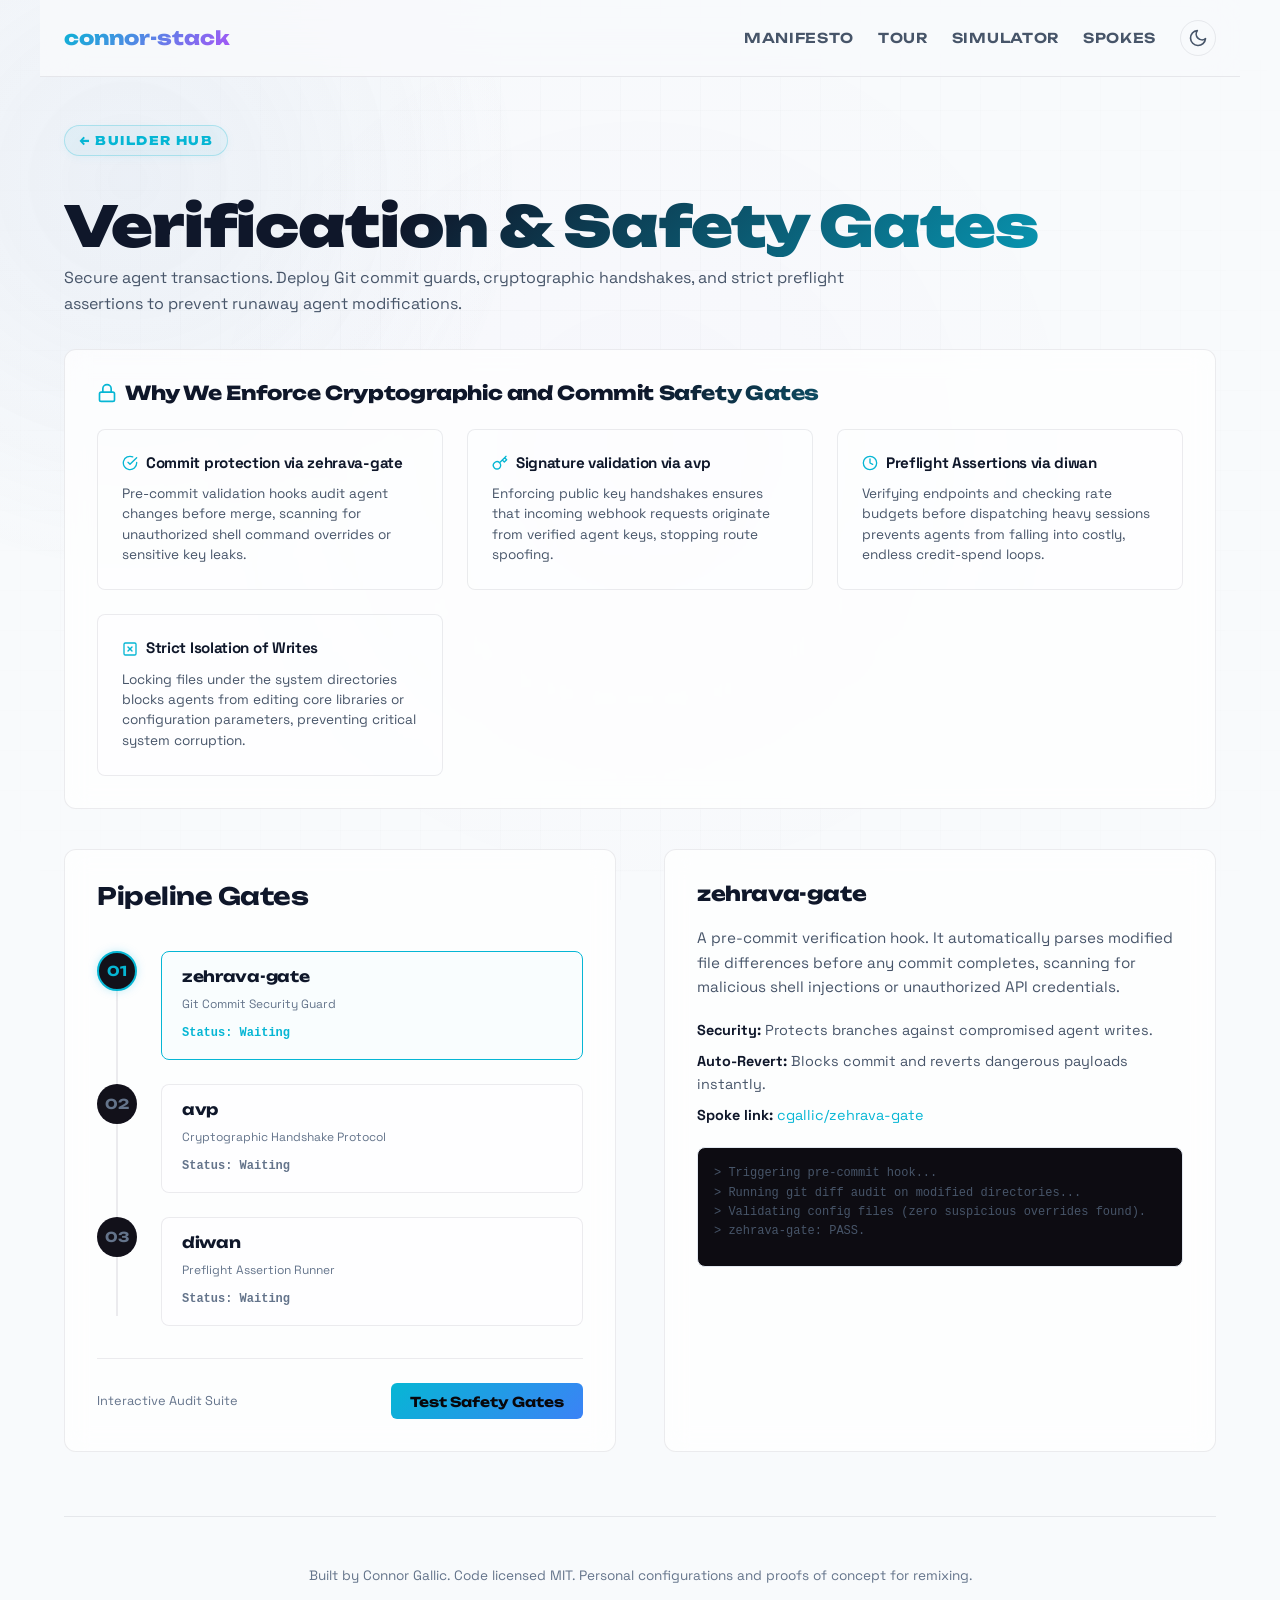
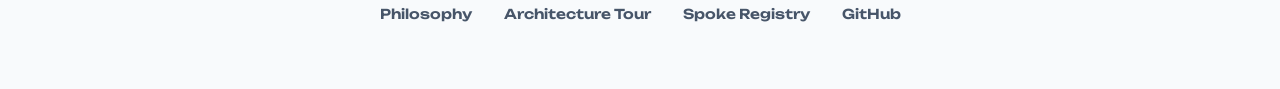
<file: builder/a2a.html>
<!DOCTYPE html>
<html lang="en">
<head>
  <meta charset="UTF-8">
  <meta name="viewport" content="width=device-width, initial-scale=1.0">
  <title>connor-stack — Peer Verification & Gates</title>
  <meta name="description" content="Audit secure agent execution pipelines. Explore commit filters, cryptographic handshakes, and preflight safety gates.">
  <link rel="stylesheet" href="../index.css">
  <style>
    .gates-layout {
      display: grid;
      grid-template-columns: 1fr 1fr;
      gap: 3rem;
      margin-top: 2rem;
      margin-bottom: 4rem;
    }

    @media (max-width: 1024px) {
      .gates-layout {
        grid-template-columns: 1fr;
        gap: 2rem;
      }
    }

    /* Pipeline Card */
    .pipeline-panel {
      background: var(--card-bg);
      border: 1px solid var(--card-border);
      border-radius: 12px;
      padding: 2rem;
      backdrop-filter: blur(12px);
      -webkit-backdrop-filter: blur(12px);
      display: flex;
      flex-direction: column;
    }

    .pipeline-timeline {
      display: flex;
      flex-direction: column;
      gap: 1.5rem;
      margin-top: 1rem;
      margin-bottom: 2rem;
      position: relative;
    }

    .pipeline-timeline::before {
      content: '';
      position: absolute;
      left: 19px;
      top: 10px;
      bottom: 10px;
      width: 2px;
      background: var(--card-border);
      z-index: 1;
    }

    .step-row {
      display: flex;
      gap: 1.5rem;
      align-items: flex-start;
      position: relative;
      z-index: 2;
      cursor: pointer;
    }

    .step-indicator {
      width: 40px;
      height: 40px;
      border-radius: 9999px;
      background: #12111a;
      border: 2px solid var(--card-border);
      display: flex;
      align-items: center;
      justify-content: center;
      font-family: var(--font-display);
      font-size: 0.85rem;
      font-weight: 700;
      color: var(--text-muted);
      transition: all var(--transition-speed);
    }

    .step-row.active .step-indicator {
      border-color: var(--accent-cyan);
      color: var(--accent-cyan);
      box-shadow: 0 0 10px rgba(6, 182, 212, 0.25);
    }

    .step-row.completed .step-indicator {
      border-color: #10b981;
      background: rgba(16, 185, 129, 0.05);
      color: #10b981;
    }

    .step-content {
      flex-grow: 1;
      background: rgba(255, 255, 255, 0.02);
      border: 1px solid var(--card-border);
      border-radius: 8px;
      padding: 1rem 1.25rem;
      transition: all var(--transition-speed);
    }

    .step-row.active .step-content {
      border-color: var(--accent-cyan);
      background: rgba(6, 182, 212, 0.02);
    }

    .step-title {
      font-family: var(--font-display);
      font-size: 0.95rem;
      font-weight: 700;
      color: var(--text-primary);
      margin-bottom: 0.25rem;
    }

    .step-subtitle {
      font-size: 0.75rem;
      color: var(--text-muted);
    }

    .step-status {
      font-family: monospace;
      font-size: 0.75rem;
      font-weight: 700;
      margin-top: 0.5rem;
      color: var(--text-muted);
    }

    .step-row.active .step-status {
      color: var(--accent-cyan);
    }

    .step-row.completed .step-status {
      color: #10b981;
    }

    /* Details Panel */
    .details-panel {
      display: flex;
      flex-direction: column;
      gap: 1.5rem;
    }

    .info-card {
      background: var(--card-bg);
      border: 1px solid var(--card-border);
      border-radius: 12px;
      padding: 2rem;
      backdrop-filter: blur(12px);
      -webkit-backdrop-filter: blur(12px);
      display: flex;
      flex-direction: column;
      gap: 1.25rem;
      flex-grow: 1;
    }

    .info-title {
      font-family: var(--font-display);
      font-size: 1.25rem;
      font-weight: 800;
      color: var(--text-primary);
    }

    .info-desc {
      font-size: 0.95rem;
      color: var(--text-secondary);
      line-height: 1.6;
    }

    .info-list {
      list-style: none;
      display: flex;
      flex-direction: column;
      gap: 0.5rem;
      font-size: 0.9rem;
      color: var(--text-secondary);
    }

    .info-list li strong {
      color: var(--text-primary);
    }

    .action-row {
      display: flex;
      justify-content: space-between;
      align-items: center;
      margin-top: auto;
      border-top: 1px solid var(--card-border);
      padding-top: 1.5rem;
    }

    .test-btn {
      background: linear-gradient(135deg, var(--accent-cyan), var(--accent-blue));
      color: #08070b;
      border: none;
      border-radius: 6px;
      padding: 0.6rem 1.2rem;
      font-family: var(--font-display);
      font-weight: 700;
      font-size: 0.85rem;
      cursor: pointer;
      transition: opacity var(--transition-speed);
    }

    .test-btn:hover {
      opacity: 0.9;
    }

    .test-btn:disabled {
      background: var(--card-border);
      color: var(--text-muted);
      cursor: not-allowed;
    }

    .log-box {
      background: #0d0c12;
      border: 1px solid var(--code-border);
      border-radius: 8px;
      padding: 1rem;
      font-family: monospace;
      font-size: 0.75rem;
      color: #10b981;
      height: 120px;
      overflow-y: auto;
    }

    .why-section {
      background: var(--card-bg);
      border: 1px solid var(--card-border);
      border-radius: 12px;
      padding: 2rem;
      margin-top: 1rem;
      margin-bottom: 2.5rem;
      backdrop-filter: blur(12px);
      -webkit-backdrop-filter: blur(12px);
    }

    .why-section-title {
      font-family: var(--font-display);
      font-size: 1.2rem;
      font-weight: 800;
      color: var(--text-primary);
      margin-bottom: 1.5rem;
      background: linear-gradient(135deg, var(--text-primary) 50%, var(--accent-cyan));
      -webkit-background-clip: text;
      -webkit-text-fill-color: transparent;
      display: flex;
      align-items: center;
      gap: 0.5rem;
    }

    .why-grid {
      display: grid;
      grid-template-columns: repeat(auto-fit, minmax(280px, 1fr));
      gap: 1.5rem;
    }

    .why-card {
      background: rgba(255, 255, 255, 0.02);
      border: 1px solid var(--card-border);
      border-radius: 8px;
      padding: 1.5rem;
      transition: all var(--transition-speed) var(--transition-bounce);
    }

    .why-card:hover {
      border-color: rgba(6, 182, 212, 0.3);
      transform: translateY(-2px);
      box-shadow: 0 8px 30px rgba(0, 0, 0, 0.12);
    }

    .why-card-title {
      font-family: var(--font-sans);
      font-size: 0.95rem;
      font-weight: 700;
      color: var(--text-primary);
      margin-bottom: 0.75rem;
      display: flex;
      align-items: center;
      gap: 0.5rem;
    }

    .why-card-desc {
      font-size: 0.85rem;
      color: var(--text-secondary);
      line-height: 1.5;
    }
  </style>
</head>
<body>

  <div class="layout-container">
    <!-- Navigation bar -->
    <header class="nav-header" role="banner">
      <a href="../index.html" class="brand" id="nav-brand-link">
        <span class="brand-accent">connor-stack</span>
      </a>
      <nav class="nav-actions" role="navigation" aria-label="Main Navigation">
        <a href="../philosophy.html" class="nav-link" id="nav-philosophy-link">Manifesto</a>
        <a href="../tour.html" class="nav-link" id="nav-tour-link">Tour</a>
        <a href="../cmo-simulator.html" class="nav-link" id="nav-simulator-link">Simulator</a>
        <a href="../spokes.html" class="nav-link" id="nav-spokes-link">Spokes</a>
        <button class="theme-toggle-btn" id="theme-toggle-button" aria-label="Toggle color theme" title="Toggle dark/light mode">
          <svg width="20" height="20" viewBox="0 0 24 24" fill="none" stroke="currentColor" stroke-width="2" stroke-linecap="round" stroke-linejoin="round" class="theme-icon">
            <circle cx="12" cy="12" r="4"></circle>
            <path d="M12 2v2"></path>
            <path d="M12 20v2"></path>
            <path d="M5 5l1.5 1.5"></path>
            <path d="M17.5 17.5L19 19"></path>
            <path d="M2 12h2"></path>
            <path d="M20 12h2"></path>
            <path d="M5 19l1.5-1.5"></path>
            <path d="M17.5 6.5L19 5"></path>
          </svg>
        </button>
      </nav>
    </header>

    <!-- Main Content Area -->
    <main role="main">
      <section aria-labelledby="gates-heading">
        <a href="index.html" class="hero-tag" style="color: var(--accent-cyan); border-color: rgba(6, 182, 212, 0.25); background-color: rgba(6, 182, 212, 0.05); text-decoration: none;">&larr; Builder Hub</a>
        <h1 class="hero-title" id="gates-heading" style="text-align: left; margin-top: 1rem; margin-bottom: 0.5rem; background: linear-gradient(135deg, var(--text-primary) 30%, var(--accent-cyan)); -webkit-background-clip: text; -webkit-text-fill-color: transparent;">Verification & Safety Gates</h1>
        <p style="margin-bottom: 2rem; max-width: 800px; color: var(--text-secondary);">
          Secure agent transactions. Deploy Git commit guards, cryptographic handshakes, and strict preflight assertions to prevent runaway agent modifications.
        </p>
      </section>

      <!-- Why We Enforce Cryptographic and Commit Safety Gates Panel -->
      <section class="why-section" aria-labelledby="why-safety-gates-title">
        <h2 class="why-section-title" id="why-safety-gates-title">
          <svg width="20" height="20" viewBox="0 0 24 24" fill="none" stroke="currentColor" stroke-width="2" stroke-linecap="round" stroke-linejoin="round" style="color: var(--accent-cyan);">
            <rect x="3" y="11" width="18" height="11" rx="2" ry="2"></rect>
            <path d="M7 11V7a5 5 0 0 1 10 0v4"></path>
          </svg>
          Why We Enforce Cryptographic and Commit Safety Gates
        </h2>
        <div class="why-grid">
          <div class="why-card">
            <h3 class="why-card-title">
              <svg width="16" height="16" viewBox="0 0 24 24" fill="none" stroke="currentColor" stroke-width="2" stroke-linecap="round" stroke-linejoin="round" style="color: var(--accent-cyan);">
                <path d="M22 11.08V12a10 10 0 1 1-5.93-9.14"></path>
                <polyline points="22 4 12 14.01 9 11.01"></polyline>
              </svg>
              Commit protection via zehrava-gate
            </h3>
            <p class="why-card-desc">
              Pre-commit validation hooks audit agent changes before merge, scanning for unauthorized shell command overrides or sensitive key leaks.
            </p>
          </div>
          <div class="why-card">
            <h3 class="why-card-title">
              <svg width="16" height="16" viewBox="0 0 24 24" fill="none" stroke="currentColor" stroke-width="2" stroke-linecap="round" stroke-linejoin="round" style="color: var(--accent-cyan);">
                <path d="M21 2l-2 2m-7.61 7.61a5.5 5.5 0 1 1-7.778 7.778 5.5 5.5 0 0 1 7.777-7.777zm0 0L15.5 7.5m0 0l3 3L22 7l-3-3m-3.5 3.5L19 4"></path>
              </svg>
              Signature validation via avp
            </h3>
            <p class="why-card-desc">
              Enforcing public key handshakes ensures that incoming webhook requests originate from verified agent keys, stopping route spoofing.
            </p>
          </div>
          <div class="why-card">
            <h3 class="why-card-title">
              <svg width="16" height="16" viewBox="0 0 24 24" fill="none" stroke="currentColor" stroke-width="2" stroke-linecap="round" stroke-linejoin="round" style="color: var(--accent-cyan);">
                <path d="M12 22c5.523 0 10-4.477 10-10S17.523 2 12 2 2 6.477 2 12s4.477 10 10 10z"></path>
                <path d="M12 6v6l4 2"></path>
              </svg>
              Preflight Assertions via diwan
            </h3>
            <p class="why-card-desc">
              Verifying endpoints and checking rate budgets before dispatching heavy sessions prevents agents from falling into costly, endless credit-spend loops.
            </p>
          </div>
          <div class="why-card">
            <h3 class="why-card-title">
              <svg width="16" height="16" viewBox="0 0 24 24" fill="none" stroke="currentColor" stroke-width="2" stroke-linecap="round" stroke-linejoin="round" style="color: var(--accent-cyan);">
                <rect x="3" y="3" width="18" height="18" rx="2" ry="2"></rect>
                <line x1="9" y1="9" x2="15" y2="15"></line>
                <line x1="15" y1="9" x2="9" y2="15"></line>
              </svg>
              Strict Isolation of Writes
            </h3>
            <p class="why-card-desc">
              Locking files under the system directories blocks agents from editing core libraries or configuration parameters, preventing critical system corruption.
            </p>
          </div>
        </div>
      </section>

      <div class="gates-layout">
        <!-- Pipeline timeline visualizer -->
        <div class="pipeline-panel">
          <h2 class="feed-title" style="margin-bottom: 1.5rem;">Pipeline Gates</h2>
          
          <div class="pipeline-timeline">
            <!-- Step 1: zehrava-gate -->
            <div class="step-row active" id="step-1-row" data-step="zehrava">
              <div class="step-indicator">01</div>
              <div class="step-content">
                <h3 class="step-title">zehrava-gate</h3>
                <span class="step-subtitle">Git Commit Security Guard</span>
                <div class="step-status" id="step-1-status">Status: Waiting</div>
              </div>
            </div>

            <!-- Step 2: avp -->
            <div class="step-row" id="step-2-row" data-step="avp">
              <div class="step-indicator">02</div>
              <div class="step-content">
                <h3 class="step-title">avp</h3>
                <span class="step-subtitle">Cryptographic Handshake Protocol</span>
                <div class="step-status" id="step-2-status">Status: Waiting</div>
              </div>
            </div>

            <!-- Step 3: diwan -->
            <div class="step-row" id="step-3-row" data-step="diwan">
              <div class="step-indicator">03</div>
              <div class="step-content">
                <h3 class="step-title">diwan</h3>
                <span class="step-subtitle">Preflight Assertion Runner</span>
                <div class="step-status" id="step-3-status">Status: Waiting</div>
              </div>
            </div>
          </div>

          <div class="action-row">
            <span style="font-size: 0.8rem; color: var(--text-muted);">Interactive Audit Suite</span>
            <button class="test-btn" id="btn-run-pipeline">Test Safety Gates</button>
          </div>
        </div>

        <!-- Info Details Panel -->
        <div class="details-panel">
          <div class="info-card">
            <h2 class="info-title" id="gate-title">zehrava-gate</h2>
            <p class="info-desc" id="gate-desc">
              Git hooks audit agent code modifications before commits are finalized. Validates that write operations do not corrupt critical config structures or import malicious commands.
            </p>

            <ul class="info-list" id="gate-details-list">
              <li><strong>Operation:</strong> Pre-commit git diff scan.</li>
              <li><strong>Target Scope:</strong> Block auto-execution of untrusted shell scripts.</li>
              <li><strong>Integration spoke:</strong> cgallic/zehrava-gate.</li>
            </ul>

            <div class="log-box" id="gate-terminal-logs">
              <span style="color: #64748b;">// Audit results will print here. Click gates to read profiles.</span>
            </div>
          </div>
        </div>
      </div>
    </main>

    <!-- Footer Area -->
    <footer class="footer" role="contentinfo">
      <p class="footer-text">Built by Connor Gallic. Code licensed MIT. Personal configurations and proofs of concept for remixing.</p>
      <div class="footer-links">
        <a href="../philosophy.html" class="footer-link">Philosophy</a>
        <a href="../tour.html" class="footer-link">Architecture Tour</a>
        <a href="../spokes.html" class="footer-link">Spoke Registry</a>
        <a href="https://github.com/cgallic/connor-stack" class="footer-link" target="_blank" rel="noopener">GitHub</a>
      </div>
    </footer>
  </div>

  <script>
    // Theme control
    const themeBtn = document.getElementById('theme-toggle-button');
    let currentTheme = localStorage.getItem('theme');
    if (!currentTheme) {
      currentTheme = window.matchMedia('(prefers-color-scheme: light)').matches ? 'light' : 'dark';
    }
    document.documentElement.style.colorScheme = currentTheme;
    updateThemeIcon(currentTheme);
    
    themeBtn.addEventListener('click', () => {
      const isDark = document.documentElement.style.colorScheme === 'dark';
      const nextTheme = isDark ? 'light' : 'dark';
      document.documentElement.style.colorScheme = nextTheme;
      localStorage.setItem('theme', nextTheme);
      updateThemeIcon(nextTheme);
    });

    function updateThemeIcon(theme) {
      const isDark = theme === 'dark';
      themeBtn.querySelector('.theme-icon').innerHTML = isDark 
        ? `<circle cx="12" cy="12" r="4"></circle><path d="M12 2v2"></path><path d="M12 20v2"></path><path d="M5 5l1.5 1.5"></path><path d="M17.5 17.5L19 19"></path><path d="M2 12h2"></path><path d="M20 12h2"></path><path d="M5 19l1.5-1.5"></path><path d="M17.5 6.5L19 5"></path>`
        : `<path d="M21 12.79A9 9 0 1 1 11.21 3 7 7 0 0 0 21 12.79z"></path>`;
    }

    // Gate Profiles Data
    const gateProfiles = {
      zehrava: {
        title: "zehrava-gate",
        desc: "A pre-commit verification hook. It automatically parses modified file differences before any commit completes, scanning for malicious shell injections or unauthorized API credentials.",
        list: [
          "<strong>Security:</strong> Protects branches against compromised agent writes.",
          "<strong>Auto-Revert:</strong> Blocks commit and reverts dangerous payloads instantly.",
          "<strong>Spoke link:</strong> <a href='../spokes.html' style='color: var(--accent-cyan); text-decoration: none;'>cgallic/zehrava-gate</a>"
        ],
        logs: [
          "Triggering pre-commit hook...",
          "Running git diff audit on modified directories...",
          "Validating config files (zero suspicious overrides found).",
          "zehrava-gate: PASS."
        ]
      },
      avp: {
        title: "Agent Verification Protocol (avp)",
        desc: "Enforces signature validation between agents. Ensures that payloads traversing webhook routes originate from verified, authorized parent systems using public key cryptography.",
        list: [
          "<strong>Identity:</strong> Validate agent caller ID prior to route parsing.",
          "<strong>Assigned token:</strong> Signature keys mapped in .env files.",
          "<strong>Spoke link:</strong> <a href='../spokes.html' style='color: var(--accent-cyan); text-decoration: none;'>cgallic/avp</a>"
        ],
        logs: [
          "Initiating cryptographic signature validation...",
          "Checking public keys for active agent sessions...",
          "Signature verified (Origin: kai-cmo-harness).",
          "AVP Handshake: PASS."
        ]
      },
      diwan: {
        title: "diwan Preflight Tests",
        desc: "Assertions checked before execution of heavy client workloads. Asserts API reachability, checks rate-limit budgets, and confirms template validity to prevent dead loops.",
        list: [
          "<strong>Preflight assertions:</strong> Verifies endpoints before billing begins.",
          "<strong>Safety check:</strong> Prevents agents from entering infinite credit loops.",
          "<strong>Spoke link:</strong> <a href='../spokes.html' style='color: var(--accent-cyan); text-decoration: none;'>cgallic/diwan</a>"
        ],
        logs: [
          "Resolving diwan preflight tests...",
          "Checking FastAPI webhook gateway status...",
          "Validating schema format expectations...",
          "diwan: 3 preflight assertions passed. PASS."
        ]
      }
    };

    let activeStepKey = 'zehrava';
    let safetyTimer = null;

    function viewGateProfile(key) {
      activeStepKey = key;
      const data = gateProfiles[key];
      if (data) {
        document.getElementById('gate-title').textContent = data.title;
        document.getElementById('gate-desc').textContent = data.desc;
        
        const list = document.getElementById('gate-details-list');
        list.innerHTML = '';
        data.list.forEach(li => {
          const item = document.createElement('li');
          item.innerHTML = li;
          list.appendChild(item);
        });

        // Set row highlights
        document.querySelectorAll('.step-row').forEach(row => {
          row.classList.remove('active');
          if (row.getAttribute('data-step') === key) {
            row.classList.add('active');
          }
        });

        const logsBox = document.getElementById('gate-terminal-logs');
        logsBox.innerHTML = '';
        data.logs.forEach(log => {
          const p = document.createElement('p');
          p.textContent = `> ${log}`;
          logsBox.appendChild(p);
        });
      }
    }

    document.querySelectorAll('.step-row').forEach(row => {
      row.addEventListener('click', () => {
        const step = row.getAttribute('data-step');
        viewGateProfile(step);
      });
    });

    // Run pipeline simulation
    const btnRun = document.getElementById('btn-run-pipeline');
    btnRun.addEventListener('click', () => {
      if (safetyTimer) clearInterval(safetyTimer);
      btnRun.disabled = true;
      btnRun.textContent = "Auditing...";
      
      // Reset statuses
      document.querySelectorAll('.step-row').forEach(row => {
        row.classList.remove('completed');
      });
      document.getElementById('step-1-status').textContent = "Status: Executing...";
      document.getElementById('step-2-status').textContent = "Status: Waiting...";
      document.getElementById('step-3-status').textContent = "Status: Waiting...";
      
      viewGateProfile('zehrava');
      
      let stepIdx = 0;
      safetyTimer = setInterval(() => {
        if (stepIdx === 0) {
          document.getElementById('step-1-status').textContent = "Status: Passed";
          document.getElementById('step-1-row').classList.add('completed');
          document.getElementById('step-2-status').textContent = "Status: Executing...";
          viewGateProfile('avp');
        } else if (stepIdx === 1) {
          document.getElementById('step-2-status').textContent = "Status: Passed";
          document.getElementById('step-2-row').classList.add('completed');
          document.getElementById('step-3-status').textContent = "Status: Executing...";
          viewGateProfile('diwan');
        } else if (stepIdx === 2) {
          document.getElementById('step-3-status').textContent = "Status: Passed";
          document.getElementById('step-3-row').classList.add('completed');
          clearInterval(safetyTimer);
          btnRun.disabled = false;
          btnRun.textContent = "Test Safety Gates";
        }
        stepIdx++;
      }, 1500);
    });

    // Init
    viewGateProfile('zehrava');
  </script>
</body>
</html>
</file>
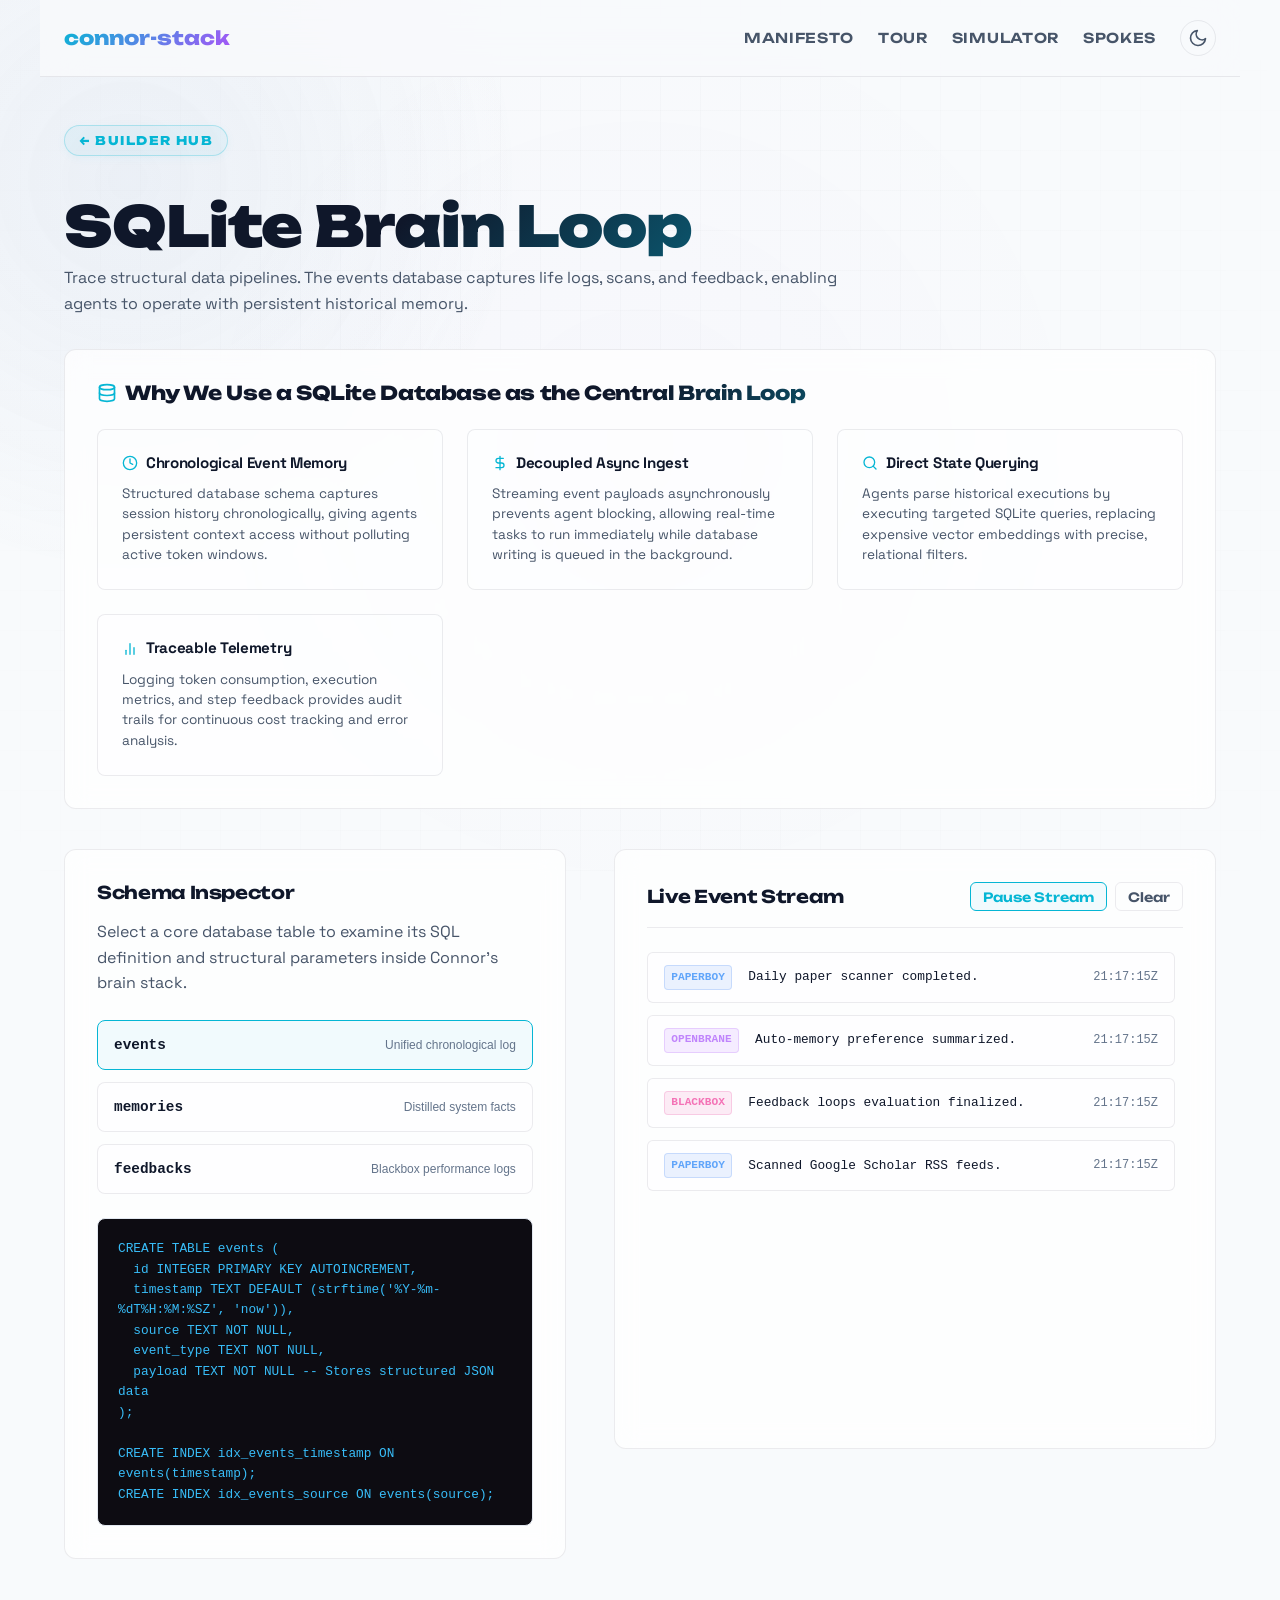
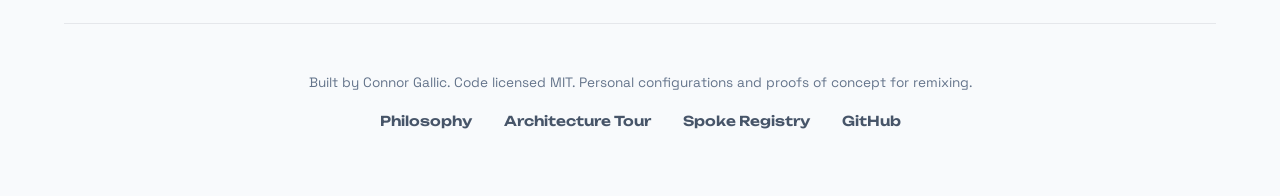
<file: builder/brain-loop.html>
<!DOCTYPE html>
<html lang="en">
<head>
  <meta charset="UTF-8">
  <meta name="viewport" content="width=device-width, initial-scale=1.0">
  <title>connor-stack — SQLite Brain Loop</title>
  <meta name="description" content="Explore Connor's central SQLite events database schema and stream real-time logs.">
  <link rel="stylesheet" href="../index.css">
  <style>
    .db-layout {
      display: grid;
      grid-template-columns: 1fr 1.2fr;
      gap: 3rem;
      margin-top: 2rem;
      margin-bottom: 4rem;
    }

    @media (max-width: 1024px) {
      .db-layout {
        grid-template-columns: 1fr;
        gap: 2rem;
      }
    }

    /* SQLite Schema panel */
    .schema-panel {
      display: flex;
      flex-direction: column;
      gap: 1.5rem;
    }

    .schema-card {
      background: var(--card-bg);
      border: 1px solid var(--card-border);
      border-radius: 12px;
      padding: 2rem;
      backdrop-filter: blur(12px);
      -webkit-backdrop-filter: blur(12px);
    }

    .schema-selector {
      display: flex;
      flex-direction: column;
      gap: 0.75rem;
      margin-bottom: 1.5rem;
    }

    .schema-btn {
      background: rgba(255, 255, 255, 0.02);
      border: 1px solid var(--card-border);
      border-radius: 8px;
      padding: 1rem;
      text-align: left;
      cursor: pointer;
      display: flex;
      justify-content: space-between;
      align-items: center;
      transition: all var(--transition-speed);
    }

    .schema-btn:hover {
      border-color: var(--accent-cyan);
      background: rgba(6, 182, 212, 0.02);
    }

    .schema-btn.active {
      border-color: var(--accent-cyan);
      background: rgba(6, 182, 212, 0.05);
    }

    .schema-btn-name {
      font-family: monospace;
      font-size: 0.9rem;
      font-weight: 700;
      color: var(--text-primary);
    }

    .schema-btn-meta {
      font-size: 0.75rem;
      color: var(--text-muted);
    }

    .sql-code-box {
      background: #0d0c12;
      border: 1px solid var(--code-border);
      border-radius: 8px;
      padding: 1.25rem;
    }

    .sql-code {
      font-family: monospace;
      font-size: 0.8rem;
      color: #38bdf8;
      white-space: pre-wrap;
    }

    /* Live Event Feed Panel */
    .feed-panel {
      background: var(--card-bg);
      border: 1px solid var(--card-border);
      border-radius: 12px;
      padding: 2rem;
      display: flex;
      flex-direction: column;
      height: 600px;
      backdrop-filter: blur(12px);
      -webkit-backdrop-filter: blur(12px);
    }

    .feed-header {
      display: flex;
      justify-content: space-between;
      align-items: center;
      margin-bottom: 1.5rem;
      border-bottom: 1px solid var(--card-border);
      padding-bottom: 1rem;
    }

    .feed-title {
      font-family: var(--font-display);
      font-size: 1.1rem;
      font-weight: 700;
    }

    .feed-controls {
      display: flex;
      gap: 0.5rem;
    }

    .control-btn {
      background: transparent;
      border: 1px solid var(--card-border);
      color: var(--text-secondary);
      padding: 0.35rem 0.75rem;
      border-radius: 6px;
      font-size: 0.8rem;
      cursor: pointer;
      font-weight: 600;
      font-family: var(--font-display);
      transition: all var(--transition-speed);
    }

    .control-btn:hover {
      border-color: var(--accent-cyan);
      color: var(--text-primary);
    }

    .control-btn.active {
      background: rgba(6, 182, 212, 0.05);
      border-color: var(--accent-cyan);
      color: var(--accent-cyan);
    }

    .feed-stream {
      display: flex;
      flex-direction: column;
      gap: 0.75rem;
      overflow-y: auto;
      flex-grow: 1;
      padding-right: 0.5rem;
      margin-bottom: 1.5rem;
    }

    .event-row {
      background: rgba(255, 255, 255, 0.02);
      border: 1px solid var(--card-border);
      border-radius: 6px;
      padding: 0.75rem 1rem;
      display: flex;
      justify-content: space-between;
      align-items: center;
      cursor: pointer;
      font-family: monospace;
      font-size: 0.8rem;
      transition: all var(--transition-speed);
    }

    .event-row:hover {
      border-color: var(--accent-cyan);
      background: rgba(6, 182, 212, 0.02);
    }

    .event-source {
      padding: 0.15rem 0.4rem;
      border-radius: 4px;
      font-size: 0.7rem;
      font-weight: 700;
      text-transform: uppercase;
    }

    .src-paperboy { background: rgba(59, 130, 246, 0.1); color: #60a5fa; border: 1px solid rgba(59, 130, 246, 0.2); }
    .src-openbrane { background: rgba(168, 85, 247, 0.1); color: #c084fc; border: 1px solid rgba(168, 85, 247, 0.2); }
    .src-blackbox { background: rgba(236, 72, 153, 0.1); color: #f472b6; border: 1px solid rgba(236, 72, 153, 0.2); }

    .event-desc {
      color: var(--text-primary);
      flex-grow: 1;
      margin-left: 1rem;
      white-space: nowrap;
      overflow: hidden;
      text-overflow: ellipsis;
    }

    .event-time {
      color: var(--text-muted);
      font-size: 0.75rem;
    }

    /* Detail Modal / Drawer */
    .detail-view {
      background: #0d0c12;
      border: 1px solid var(--code-border);
      border-radius: 8px;
      padding: 1.25rem;
      display: none;
    }

    .detail-view.active {
      display: block;
    }

    .detail-header {
      display: flex;
      justify-content: space-between;
      align-items: center;
      margin-bottom: 0.75rem;
      border-bottom: 1px solid rgba(255, 255, 255, 0.05);
      padding-bottom: 0.5rem;
    }

    .detail-title {
      font-family: monospace;
      font-size: 0.85rem;
      font-weight: 700;
      color: var(--text-primary);
    }

    .detail-json {
      font-family: monospace;
      font-size: 0.75rem;
      color: #10b981;
      white-space: pre-wrap;
      max-height: 150px;
      overflow-y: auto;
    }

    .why-section {
      background: var(--card-bg);
      border: 1px solid var(--card-border);
      border-radius: 12px;
      padding: 2rem;
      margin-top: 1rem;
      margin-bottom: 2.5rem;
      backdrop-filter: blur(12px);
      -webkit-backdrop-filter: blur(12px);
    }

    .why-section-title {
      font-family: var(--font-display);
      font-size: 1.2rem;
      font-weight: 800;
      color: var(--text-primary);
      margin-bottom: 1.5rem;
      background: linear-gradient(135deg, var(--text-primary) 50%, var(--accent-cyan));
      -webkit-background-clip: text;
      -webkit-text-fill-color: transparent;
      display: flex;
      align-items: center;
      gap: 0.5rem;
    }

    .why-grid {
      display: grid;
      grid-template-columns: repeat(auto-fit, minmax(280px, 1fr));
      gap: 1.5rem;
    }

    .why-card {
      background: rgba(255, 255, 255, 0.02);
      border: 1px solid var(--card-border);
      border-radius: 8px;
      padding: 1.5rem;
      transition: all var(--transition-speed) var(--transition-bounce);
    }

    .why-card:hover {
      border-color: rgba(6, 182, 212, 0.3);
      transform: translateY(-2px);
      box-shadow: 0 8px 30px rgba(0, 0, 0, 0.12);
    }

    .why-card-title {
      font-family: var(--font-sans);
      font-size: 0.95rem;
      font-weight: 700;
      color: var(--text-primary);
      margin-bottom: 0.75rem;
      display: flex;
      align-items: center;
      gap: 0.5rem;
    }

    .why-card-desc {
      font-size: 0.85rem;
      color: var(--text-secondary);
      line-height: 1.5;
    }
  </style>
</head>
<body>

  <div class="layout-container">
    <!-- Navigation bar -->
    <header class="nav-header" role="banner">
      <a href="../index.html" class="brand" id="nav-brand-link">
        <span class="brand-accent">connor-stack</span>
      </a>
      <nav class="nav-actions" role="navigation" aria-label="Main Navigation">
        <a href="../philosophy.html" class="nav-link" id="nav-philosophy-link">Manifesto</a>
        <a href="../tour.html" class="nav-link" id="nav-tour-link">Tour</a>
        <a href="../cmo-simulator.html" class="nav-link" id="nav-simulator-link">Simulator</a>
        <a href="../spokes.html" class="nav-link" id="nav-spokes-link">Spokes</a>
        <button class="theme-toggle-btn" id="theme-toggle-button" aria-label="Toggle color theme" title="Toggle dark/light mode">
          <svg width="20" height="20" viewBox="0 0 24 24" fill="none" stroke="currentColor" stroke-width="2" stroke-linecap="round" stroke-linejoin="round" class="theme-icon">
            <circle cx="12" cy="12" r="4"></circle>
            <path d="M12 2v2"></path>
            <path d="M12 20v2"></path>
            <path d="M5 5l1.5 1.5"></path>
            <path d="M17.5 17.5L19 19"></path>
            <path d="M2 12h2"></path>
            <path d="M20 12h2"></path>
            <path d="M5 19l1.5-1.5"></path>
            <path d="M17.5 6.5L19 5"></path>
          </svg>
        </button>
      </nav>
    </header>

    <!-- Main Content Area -->
    <main role="main">
      <section aria-labelledby="brain-heading">
        <a href="index.html" class="hero-tag" style="color: var(--accent-cyan); border-color: rgba(6, 182, 212, 0.25); background-color: rgba(6, 182, 212, 0.05); text-decoration: none;">&larr; Builder Hub</a>
        <h1 class="hero-title" id="brain-heading" style="text-align: left; margin-top: 1rem; margin-bottom: 0.5rem; background: linear-gradient(135deg, var(--text-primary) 30%, var(--accent-cyan)); -webkit-background-clip: text; -webkit-text-fill-color: transparent;">SQLite Brain Loop</h1>
        <p style="margin-bottom: 2rem; max-width: 800px; color: var(--text-secondary);">
          Trace structural data pipelines. The events database captures life logs, scans, and feedback, enabling agents to operate with persistent historical memory.
        </p>
      </section>

      <!-- Why We Use a SQLite Database as the Central Brain Loop Panel -->
      <section class="why-section" aria-labelledby="why-brain-loop-title">
        <h2 class="why-section-title" id="why-brain-loop-title">
          <svg width="20" height="20" viewBox="0 0 24 24" fill="none" stroke="currentColor" stroke-width="2" stroke-linecap="round" stroke-linejoin="round" style="color: var(--accent-cyan);">
            <ellipse cx="12" cy="5" rx="9" ry="3"></ellipse>
            <path d="M3 5v14c0 1.66 4 3 9 3s9-1.34 9-3V5"></path>
            <path d="M3 12c0 1.66 4 3 9 3s9-1.34 9-3"></path>
          </svg>
          Why We Use a SQLite Database as the Central Brain Loop
        </h2>
        <div class="why-grid">
          <div class="why-card">
            <h3 class="why-card-title">
              <svg width="16" height="16" viewBox="0 0 24 24" fill="none" stroke="currentColor" stroke-width="2" stroke-linecap="round" stroke-linejoin="round" style="color: var(--accent-cyan);">
                <circle cx="12" cy="12" r="10"></circle>
                <polyline points="12 6 12 12 16 14"></polyline>
              </svg>
              Chronological Event Memory
            </h3>
            <p class="why-card-desc">
              Structured database schema captures session history chronologically, giving agents persistent context access without polluting active token windows.
            </p>
          </div>
          <div class="why-card">
            <h3 class="why-card-title">
              <svg width="16" height="16" viewBox="0 0 24 24" fill="none" stroke="currentColor" stroke-width="2" stroke-linecap="round" stroke-linejoin="round" style="color: var(--accent-cyan);">
                <path d="M12 2v20M17 5H9.5a3.5 3.5 0 0 0 0 7h5a3.5 3.5 0 0 1 0 7H6"></path>
              </svg>
              Decoupled Async Ingest
            </h3>
            <p class="why-card-desc">
              Streaming event payloads asynchronously prevents agent blocking, allowing real-time tasks to run immediately while database writing is queued in the background.
            </p>
          </div>
          <div class="why-card">
            <h3 class="why-card-title">
              <svg width="16" height="16" viewBox="0 0 24 24" fill="none" stroke="currentColor" stroke-width="2" stroke-linecap="round" stroke-linejoin="round" style="color: var(--accent-cyan);">
                <circle cx="11" cy="11" r="8"></circle>
                <line x1="21" y1="21" x2="16.65" y2="16.65"></line>
              </svg>
              Direct State Querying
            </h3>
            <p class="why-card-desc">
              Agents parse historical executions by executing targeted SQLite queries, replacing expensive vector embeddings with precise, relational filters.
            </p>
          </div>
          <div class="why-card">
            <h3 class="why-card-title">
              <svg width="16" height="16" viewBox="0 0 24 24" fill="none" stroke="currentColor" stroke-width="2" stroke-linecap="round" stroke-linejoin="round" style="color: var(--accent-cyan);">
                <line x1="18" y1="20" x2="18" y2="10"></line>
                <line x1="12" y1="20" x2="12" y2="4"></line>
                <line x1="6" y1="20" x2="6" y2="14"></line>
              </svg>
              Traceable Telemetry
            </h3>
            <p class="why-card-desc">
              Logging token consumption, execution metrics, and step feedback provides audit trails for continuous cost tracking and error analysis.
            </p>
          </div>
        </div>
      </section>

      <div class="db-layout">
        <!-- Schema Section -->
        <div class="schema-panel">
          <div class="schema-card">
            <h2 class="feed-title" style="margin-bottom: 1rem;">Schema Inspector</h2>
            <p class="config-desc" style="margin-bottom: 1.5rem;">
              Select a core database table to examine its SQL definition and structural parameters inside Connor's brain stack.
            </p>
            
            <div class="schema-selector">
              <button class="schema-btn active" data-table="events">
                <span class="schema-btn-name">events</span>
                <span class="schema-btn-meta">Unified chronological log</span>
              </button>
              <button class="schema-btn" data-table="memories">
                <span class="schema-btn-name">memories</span>
                <span class="schema-btn-meta">Distilled system facts</span>
              </button>
              <button class="schema-btn" data-table="feedbacks">
                <span class="schema-btn-name">feedbacks</span>
                <span class="schema-btn-meta">Blackbox performance logs</span>
              </button>
            </div>

            <div class="sql-code-box">
              <pre class="sql-code" id="sql-code-block"></pre>
            </div>
          </div>
        </div>

        <!-- Live Event Stream Section -->
        <div class="feed-panel">
          <div class="feed-header">
            <h2 class="feed-title">Live Event Stream</h2>
            <div class="feed-controls">
              <button class="control-btn active" id="btn-stream-toggle">Pause Stream</button>
              <button class="control-btn" id="btn-stream-clear">Clear</button>
            </div>
          </div>

          <div class="feed-stream" id="event-stream-container">
            <!-- Event rows injected by JS -->
          </div>

          <!-- Detail View -->
          <div class="detail-view" id="event-detail-card">
            <div class="detail-header">
              <span class="detail-title" id="detail-event-id">event_id: 1284</span>
              <button class="copy-btn" id="btn-copy-json" style="font-size: 0.7rem; padding: 0.15rem 0.35rem;">Copy Payload</button>
            </div>
            <pre class="detail-json" id="detail-event-payload"></pre>
          </div>
        </div>
      </div>
    </main>

    <!-- Footer Area -->
    <footer class="footer" role="contentinfo">
      <p class="footer-text">Built by Connor Gallic. Code licensed MIT. Personal configurations and proofs of concept for remixing.</p>
      <div class="footer-links">
        <a href="../philosophy.html" class="footer-link">Philosophy</a>
        <a href="../tour.html" class="footer-link">Architecture Tour</a>
        <a href="../spokes.html" class="footer-link">Spoke Registry</a>
        <a href="https://github.com/cgallic/connor-stack" class="footer-link" target="_blank" rel="noopener">GitHub</a>
      </div>
    </footer>
  </div>

  <script>
    // Theme control
    const themeBtn = document.getElementById('theme-toggle-button');
    let currentTheme = localStorage.getItem('theme');
    if (!currentTheme) {
      currentTheme = window.matchMedia('(prefers-color-scheme: light)').matches ? 'light' : 'dark';
    }
    document.documentElement.style.colorScheme = currentTheme;
    updateThemeIcon(currentTheme);
    
    themeBtn.addEventListener('click', () => {
      const isDark = document.documentElement.style.colorScheme === 'dark';
      const nextTheme = isDark ? 'light' : 'dark';
      document.documentElement.style.colorScheme = nextTheme;
      localStorage.setItem('theme', nextTheme);
      updateThemeIcon(nextTheme);
    });

    function updateThemeIcon(theme) {
      const isDark = theme === 'dark';
      themeBtn.querySelector('.theme-icon').innerHTML = isDark 
        ? `<circle cx="12" cy="12" r="4"></circle><path d="M12 2v2"></path><path d="M12 20v2"></path><path d="M5 5l1.5 1.5"></path><path d="M17.5 17.5L19 19"></path><path d="M2 12h2"></path><path d="M20 12h2"></path><path d="M5 19l1.5-1.5"></path><path d="M17.5 6.5L19 5"></path>`
        : `<path d="M21 12.79A9 9 0 1 1 11.21 3 7 7 0 0 0 21 12.79z"></path>`;
    }

    // SQLite schemas
    const schemas = {
      events: `CREATE TABLE events (
  id INTEGER PRIMARY KEY AUTOINCREMENT,
  timestamp TEXT DEFAULT (strftime('%Y-%m-%dT%H:%M:%SZ', 'now')),
  source TEXT NOT NULL,
  event_type TEXT NOT NULL,
  payload TEXT NOT NULL -- Stores structured JSON data
);

CREATE INDEX idx_events_timestamp ON events(timestamp);
CREATE INDEX idx_events_source ON events(source);`,

      memories: `CREATE TABLE memories (
  id INTEGER PRIMARY KEY AUTOINCREMENT,
  category TEXT NOT NULL, -- e.g., 'preference', 'client_rule'
  fact TEXT NOT NULL,
  confidence REAL DEFAULT 1.0,
  created_at TEXT DEFAULT (strftime('%Y-%m-%dT%H:%M:%SZ', 'now'))
);`,

      feedbacks: `CREATE TABLE feedbacks (
  id INTEGER PRIMARY KEY AUTOINCREMENT,
  agent_session TEXT NOT NULL,
  prompt_tokens INTEGER,
  completion_tokens INTEGER,
  success INTEGER DEFAULT 1,
  error_message TEXT,
  score_card TEXT -- Distilled JSON evaluations
);`
    };

    // Schema switching
    document.querySelectorAll('.schema-btn').forEach(btn => {
      btn.addEventListener('click', () => {
        document.querySelectorAll('.schema-btn').forEach(b => b.classList.remove('active'));
        btn.classList.add('active');
        const key = btn.getAttribute('data-table');
        document.getElementById('sql-code-block').textContent = schemas[key];
      });
    });

    // Default schema init
    document.getElementById('sql-code-block').textContent = schemas.events;

    // Simulated event generators
    const mockEventsPool = [
      {
        source: "paperboy",
        desc: "Daily paper scanner completed.",
        payload: { query: "AI multi-agent orchestrators", papers_found: 4, action: "pushed_to_discord" }
      },
      {
        source: "openbrane",
        desc: "Auto-memory preference summarized.",
        payload: { key: "cmo_accent_color", value: "neon-cyan", confidence: 0.98 }
      },
      {
        source: "blackbox",
        desc: "Feedback loops evaluation finalized.",
        payload: { session_id: "cc-9812", status: "success", prompt_efficiency: 0.94, lint_errors_fixed: 2 }
      },
      {
        source: "paperboy",
        desc: "Scanned Google Scholar RSS feeds.",
        payload: { feeds_checked: [ "arxiv_cs", "biorxiv" ], status: "idle" }
      },
      {
        source: "openbrane",
        desc: "Indexed new webhook gateway payload.",
        payload: { spoke: "agent-webhook-gateway", endpoint: "/v1/events", bytes_received: 1240 }
      },
      {
        source: "blackbox",
        desc: "Recorded CLI command metrics.",
        payload: { command: "node scripts/audit-brief.js", execution_ms: 184, exit_code: 0 }
      }
    ];

    const streamContainer = document.getElementById('event-stream-container');
    const detailCard = document.getElementById('event-detail-card');
    const detailId = document.getElementById('detail-event-id');
    const detailPayload = document.getElementById('detail-event-payload');

    let streamActive = true;
    let eventCounter = 1284;
    let streamInterval = null;

    function formatTime() {
      return new Date().toISOString().split('T')[1].slice(0, 8) + 'Z';
    }

    function addEventRow(ev) {
      eventCounter++;
      const row = document.createElement('div');
      row.className = 'event-row';
      row.setAttribute('data-id', `event_id: ${eventCounter}`);
      row.setAttribute('data-json', JSON.stringify(ev.payload, null, 2));

      row.innerHTML = `
        <span class="event-source src-${ev.source}">${ev.source}</span>
        <span class="event-desc">${ev.desc}</span>
        <span class="event-time">${formatTime()}</span>
      `;

      row.addEventListener('click', () => {
        detailCard.classList.add('active');
        detailId.textContent = row.getAttribute('data-id');
        detailPayload.textContent = row.getAttribute('data-json');
        streamContainer.scrollTop = streamContainer.scrollHeight;
      });

      streamContainer.appendChild(row);
      
      // Limit to 20 visible rows to prevent memory build-up
      while (streamContainer.children.length > 20) {
        streamContainer.removeChild(streamContainer.firstChild);
      }
      
      if (!detailCard.classList.contains('active')) {
        streamContainer.scrollTop = streamContainer.scrollHeight;
      }
    }

    function startStream() {
      streamInterval = setInterval(() => {
        if (!streamActive) return;
        const randomEv = mockEventsPool[Math.floor(Math.random() * mockEventsPool.length)];
        addEventRow(randomEv);
      }, 3000);
    }

    // Populate initial rows
    mockEventsPool.slice(0, 4).forEach(addEventRow);

    startStream();

    // Controls
    const btnToggle = document.getElementById('btn-stream-toggle');
    btnToggle.addEventListener('click', () => {
      streamActive = !streamActive;
      btnToggle.textContent = streamActive ? "Pause Stream" : "Resume Stream";
      btnToggle.classList.toggle('active');
    });

    const btnClear = document.getElementById('btn-stream-clear');
    btnClear.addEventListener('click', () => {
      streamContainer.innerHTML = '';
      detailCard.classList.remove('active');
    });

    // Copy Payload Action
    const btnCopyJson = document.getElementById('btn-copy-json');
    btnCopyJson.addEventListener('click', () => {
      const code = detailPayload.textContent;
      navigator.clipboard.writeText(code).then(() => {
        btnCopyJson.textContent = 'Copied!';
        btnCopyJson.style.borderColor = 'var(--accent-cyan)';
        btnCopyJson.style.color = 'var(--accent-cyan)';
        setTimeout(() => {
          btnCopyJson.textContent = 'Copy Payload';
          btnCopyJson.style.borderColor = 'var(--card-border)';
          btnCopyJson.style.color = 'var(--text-secondary)';
        }, 1500);
      });
    });
  </script>
</body>
</html>
</file>
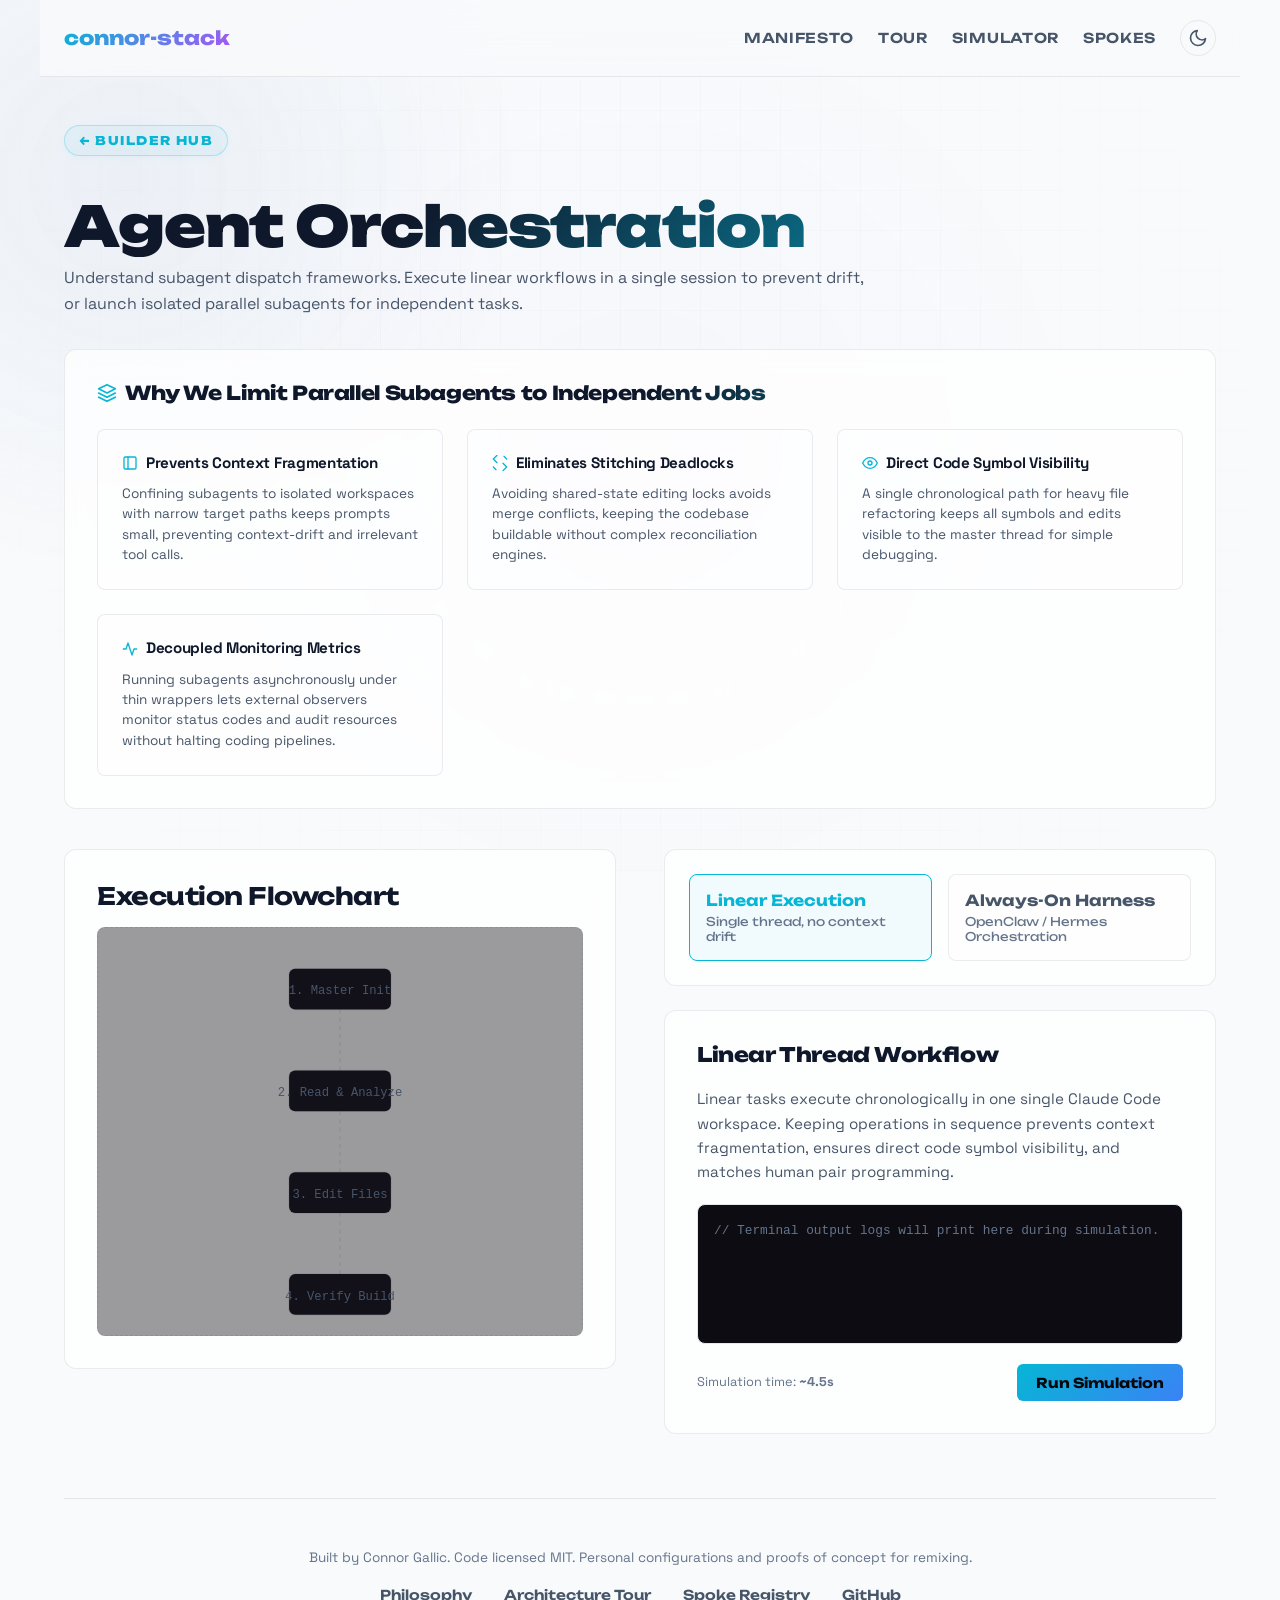
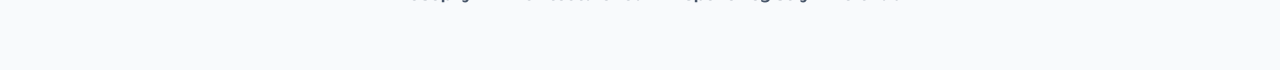
<file: builder/orchestration.html>
<!DOCTYPE html>
<html lang="en">
<head>
  <meta charset="UTF-8">
  <meta name="viewport" content="width=device-width, initial-scale=1.0">
  <title>connor-stack — Agent Orchestration Flow</title>
  <meta name="description" content="Simulate agent execution loops. Compare linear threads and concurrent subagent dispatch pipelines.">
  <link rel="stylesheet" href="../index.css">
  <style>
    .orch-layout {
      display: grid;
      grid-template-columns: 1fr 1fr;
      gap: 3rem;
      margin-top: 2rem;
      margin-bottom: 4rem;
    }

    @media (max-width: 1024px) {
      .orch-layout {
        grid-template-columns: 1fr;
        gap: 2rem;
      }
    }

    /* Diagram Canvas */
    .diagram-panel {
      background: var(--card-bg);
      border: 1px solid var(--card-border);
      border-radius: 12px;
      padding: 2rem;
      backdrop-filter: blur(12px);
      -webkit-backdrop-filter: blur(12px);
      display: flex;
      flex-direction: column;
      height: 520px;
    }

    .diagram-viewport {
      flex-grow: 1;
      border: 1px dashed var(--card-border);
      border-radius: 8px;
      background: rgba(8, 7, 11, 0.4);
      position: relative;
      overflow: hidden;
      display: flex;
      justify-content: center;
      align-items: center;
    }

    /* Visualizing SVG flows */
    .flow-svg {
      width: 100%;
      height: 100%;
    }

    .flow-node {
      fill: #12111a;
      stroke: var(--card-border);
      stroke-width: 1.5px;
      transition: all var(--transition-speed);
    }

    .flow-node.active {
      stroke: var(--accent-cyan);
      fill: rgba(6, 182, 212, 0.05);
      filter: drop-shadow(0 0 8px rgba(6, 182, 212, 0.3));
    }

    .flow-node.completed {
      stroke: #10b981;
      fill: rgba(16, 185, 129, 0.05);
    }

    .flow-text {
      font-family: monospace;
      font-size: 0.75rem;
      fill: var(--text-secondary);
      text-anchor: middle;
      pointer-events: none;
      transition: fill var(--transition-speed);
    }

    .flow-node.active + .flow-text {
      fill: var(--accent-cyan);
      font-weight: bold;
    }

    .flow-line {
      stroke: var(--card-border);
      stroke-width: 1.5px;
      stroke-dasharray: 4 4;
      transition: all var(--transition-speed);
    }

    .flow-line.active {
      stroke: var(--accent-cyan);
      stroke-dasharray: none;
      animation: dashMove 1s linear infinite;
    }

    .flow-line.completed {
      stroke: #10b981;
      stroke-dasharray: none;
    }

    @keyframes dashMove {
      to {
        stroke-dashoffset: -20;
      }
    }

    /* Controls & Details */
    .orch-panel {
      display: flex;
      flex-direction: column;
      gap: 1.5rem;
    }

    .selector-box {
      background: var(--card-bg);
      border: 1px solid var(--card-border);
      border-radius: 12px;
      padding: 1.5rem;
      display: flex;
      gap: 1rem;
    }

    .mode-btn {
      flex: 1;
      background: rgba(255, 255, 255, 0.02);
      border: 1px solid var(--card-border);
      color: var(--text-secondary);
      padding: 1rem;
      border-radius: 8px;
      cursor: pointer;
      text-align: left;
      font-family: var(--font-display);
      font-weight: 700;
      transition: all var(--transition-speed);
    }

    .mode-btn:hover {
      border-color: var(--accent-cyan);
      background: rgba(6, 182, 212, 0.02);
    }

    .mode-btn.active {
      border-color: var(--accent-cyan);
      background: rgba(6, 182, 212, 0.05);
      color: var(--accent-cyan);
    }

    .mode-title {
      font-size: 0.95rem;
      margin-bottom: 0.25rem;
    }

    .mode-subtitle {
      font-size: 0.75rem;
      font-weight: 400;
      color: var(--text-muted);
    }

    .info-card {
      background: var(--card-bg);
      border: 1px solid var(--card-border);
      border-radius: 12px;
      padding: 2rem;
      backdrop-filter: blur(12px);
      -webkit-backdrop-filter: blur(12px);
      display: flex;
      flex-direction: column;
      gap: 1.25rem;
      flex-grow: 1;
    }

    .info-title {
      font-family: var(--font-display);
      font-size: 1.25rem;
      font-weight: 800;
      color: var(--text-primary);
    }

    .info-desc {
      font-size: 0.95rem;
      color: var(--text-secondary);
      line-height: 1.6;
    }

    .action-row {
      display: flex;
      justify-content: space-between;
      align-items: center;
      margin-top: auto;
    }

    .simulate-btn {
      background: linear-gradient(135deg, var(--accent-cyan), var(--accent-blue));
      color: #08070b;
      border: none;
      border-radius: 6px;
      padding: 0.6rem 1.2rem;
      font-family: var(--font-display);
      font-weight: 700;
      font-size: 0.85rem;
      cursor: pointer;
      transition: opacity var(--transition-speed);
    }

    .simulate-btn:hover {
      opacity: 0.9;
    }

    .log-terminal {
      background: #0d0c12;
      border: 1px solid var(--code-border);
      border-radius: 8px;
      padding: 1rem;
      font-family: monospace;
      font-size: 0.8rem;
      color: #10b981;
      height: 140px;
      overflow-y: auto;
      line-height: 1.5;
    }

    .why-section {
      background: var(--card-bg);
      border: 1px solid var(--card-border);
      border-radius: 12px;
      padding: 2rem;
      margin-top: 1rem;
      margin-bottom: 2.5rem;
      backdrop-filter: blur(12px);
      -webkit-backdrop-filter: blur(12px);
    }

    .why-section-title {
      font-family: var(--font-display);
      font-size: 1.2rem;
      font-weight: 800;
      color: var(--text-primary);
      margin-bottom: 1.5rem;
      background: linear-gradient(135deg, var(--text-primary) 50%, var(--accent-cyan));
      -webkit-background-clip: text;
      -webkit-text-fill-color: transparent;
      display: flex;
      align-items: center;
      gap: 0.5rem;
    }

    .why-grid {
      display: grid;
      grid-template-columns: repeat(auto-fit, minmax(280px, 1fr));
      gap: 1.5rem;
    }

    .why-card {
      background: rgba(255, 255, 255, 0.02);
      border: 1px solid var(--card-border);
      border-radius: 8px;
      padding: 1.5rem;
      transition: all var(--transition-speed) var(--transition-bounce);
    }

    .why-card:hover {
      border-color: rgba(6, 182, 212, 0.3);
      transform: translateY(-2px);
      box-shadow: 0 8px 30px rgba(0, 0, 0, 0.12);
    }

    .why-card-title {
      font-family: var(--font-sans);
      font-size: 0.95rem;
      font-weight: 700;
      color: var(--text-primary);
      margin-bottom: 0.75rem;
      display: flex;
      align-items: center;
      gap: 0.5rem;
    }

    .why-card-desc {
      font-size: 0.85rem;
      color: var(--text-secondary);
      line-height: 1.5;
    }
  </style>
</head>
<body>

  <div class="layout-container">
    <!-- Navigation bar -->
    <header class="nav-header" role="banner">
      <a href="../index.html" class="brand" id="nav-brand-link">
        <span class="brand-accent">connor-stack</span>
      </a>
      <nav class="nav-actions" role="navigation" aria-label="Main Navigation">
        <a href="../philosophy.html" class="nav-link" id="nav-philosophy-link">Manifesto</a>
        <a href="../tour.html" class="nav-link" id="nav-tour-link">Tour</a>
        <a href="../cmo-simulator.html" class="nav-link" id="nav-simulator-link">Simulator</a>
        <a href="../spokes.html" class="nav-link" id="nav-spokes-link">Spokes</a>
        <button class="theme-toggle-btn" id="theme-toggle-button" aria-label="Toggle color theme" title="Toggle dark/light mode">
          <svg width="20" height="20" viewBox="0 0 24 24" fill="none" stroke="currentColor" stroke-width="2" stroke-linecap="round" stroke-linejoin="round" class="theme-icon">
            <circle cx="12" cy="12" r="4"></circle>
            <path d="M12 2v2"></path>
            <path d="M12 20v2"></path>
            <path d="M5 5l1.5 1.5"></path>
            <path d="M17.5 17.5L19 19"></path>
            <path d="M2 12h2"></path>
            <path d="M20 12h2"></path>
            <path d="M5 19l1.5-1.5"></path>
            <path d="M17.5 6.5L19 5"></path>
          </svg>
        </button>
      </nav>
    </header>

    <!-- Main Content Area -->
    <main role="main">
      <section aria-labelledby="orch-heading">
        <a href="index.html" class="hero-tag" style="color: var(--accent-cyan); border-color: rgba(6, 182, 212, 0.25); background-color: rgba(6, 182, 212, 0.05); text-decoration: none;">&larr; Builder Hub</a>
        <h1 class="hero-title" id="orch-heading" style="text-align: left; margin-top: 1rem; margin-bottom: 0.5rem; background: linear-gradient(135deg, var(--text-primary) 30%, var(--accent-cyan)); -webkit-background-clip: text; -webkit-text-fill-color: transparent;">Agent Orchestration</h1>
        <p style="margin-bottom: 2rem; max-width: 800px; color: var(--text-secondary);">
          Understand subagent dispatch frameworks. Execute linear workflows in a single session to prevent drift, or launch isolated parallel subagents for independent tasks.
        </p>
      </section>

      <!-- Why We Limit Parallel Subagents to Independent Jobs Panel -->
      <section class="why-section" aria-labelledby="why-orchestration-title">
        <h2 class="why-section-title" id="why-orchestration-title">
          <svg width="20" height="20" viewBox="0 0 24 24" fill="none" stroke="currentColor" stroke-width="2" stroke-linecap="round" stroke-linejoin="round" style="color: var(--accent-cyan);">
            <polygon points="12 2 2 7 12 12 22 7 12 2"></polygon>
            <polyline points="2 17 12 22 22 17"></polyline>
            <polyline points="2 12 12 17 22 12"></polyline>
          </svg>
          Why We Limit Parallel Subagents to Independent Jobs
        </h2>
        <div class="why-grid">
          <div class="why-card">
            <h3 class="why-card-title">
              <svg width="16" height="16" viewBox="0 0 24 24" fill="none" stroke="currentColor" stroke-width="2" stroke-linecap="round" stroke-linejoin="round" style="color: var(--accent-cyan);">
                <rect x="3" y="3" width="18" height="18" rx="2" ry="2"></rect>
                <line x1="9" y1="3" x2="9" y2="21"></line>
              </svg>
              Prevents Context Fragmentation
            </h3>
            <p class="why-card-desc">
              Confining subagents to isolated workspaces with narrow target paths keeps prompts small, preventing context-drift and irrelevant tool calls.
            </p>
          </div>
          <div class="why-card">
            <h3 class="why-card-title">
              <svg width="16" height="16" viewBox="0 0 24 24" fill="none" stroke="currentColor" stroke-width="2" stroke-linecap="round" stroke-linejoin="round" style="color: var(--accent-cyan);">
                <line x1="18" y1="2" x2="22" y2="6"></line>
                <path d="M7.5 11.5L2 6l5.5-5.5"></path>
                <path d="M16.5 12.5L22 18l-5.5 5.5"></path>
                <line x1="2" y1="18" x2="6" y2="22"></line>
              </svg>
              Eliminates Stitching Deadlocks
            </h3>
            <p class="why-card-desc">
              Avoiding shared-state editing locks avoids merge conflicts, keeping the codebase buildable without complex reconciliation engines.
            </p>
          </div>
          <div class="why-card">
            <h3 class="why-card-title">
              <svg width="16" height="16" viewBox="0 0 24 24" fill="none" stroke="currentColor" stroke-width="2" stroke-linecap="round" stroke-linejoin="round" style="color: var(--accent-cyan);">
                <path d="M1 12s4-8 11-8 11 8 11 8-4 8-11 8-11-8-11-8z"></path>
                <circle cx="12" cy="12" r="3"></circle>
              </svg>
              Direct Code Symbol Visibility
            </h3>
            <p class="why-card-desc">
              A single chronological path for heavy file refactoring keeps all symbols and edits visible to the master thread for simple debugging.
            </p>
          </div>
          <div class="why-card">
            <h3 class="why-card-title">
              <svg width="16" height="16" viewBox="0 0 24 24" fill="none" stroke="currentColor" stroke-width="2" stroke-linecap="round" stroke-linejoin="round" style="color: var(--accent-cyan);">
                <path d="M22 12h-4l-3 9L9 3l-3 9H2"></path>
              </svg>
              Decoupled Monitoring Metrics
            </h3>
            <p class="why-card-desc">
              Running subagents asynchronously under thin wrappers lets external observers monitor status codes and audit resources without halting coding pipelines.
            </p>
          </div>
        </div>
      </section>

      <div class="orch-layout">
        <!-- Interactive Diagram Panel -->
        <div class="diagram-panel">
          <h2 class="feed-title" style="margin-bottom: 1rem;">Execution Flowchart</h2>
          <div class="diagram-viewport">
            <svg class="flow-svg" id="flow-svg-canvas" viewBox="0 0 400 400">
              <!-- Elements injected/managed by script -->
            </svg>
          </div>
        </div>

        <!-- Mode Selector and Info panel -->
        <div class="orch-panel">
          <div class="selector-box">
            <button class="mode-btn active" id="btn-mode-linear">
              <div class="mode-title">Linear Execution</div>
              <div class="mode-subtitle">Single thread, no context drift</div>
            </button>
            <button class="mode-btn" id="btn-mode-parallel">
              <div class="mode-title">Always-On Harness</div>
              <div class="mode-subtitle">OpenClaw / Hermes Orchestration</div>
            </button>
          </div>

          <div class="info-card">
            <h2 class="info-title" id="panel-title">Linear Thread Workflow</h2>
            <p class="info-desc" id="panel-desc">
              Linear tasks execute chronologically in one single Claude Code workspace. Keeping operations in sequence prevents context fragmentation, ensures direct code symbol visibility, and matches human pair programming.
            </p>

            <div class="log-terminal" id="log-terminal-output">
              <span style="color: #64748b;">// Terminal output logs will print here during simulation.</span>
            </div>

            <div class="action-row">
              <span style="font-size: 0.8rem; color: var(--text-muted);">Simulation time: <strong id="sim-duration">~4.5s</strong></span>
              <button class="simulate-btn" id="btn-simulate">Run Simulation</button>
            </div>
          </div>
        </div>
      </div>
    </main>

    <!-- Footer Area -->
    <footer class="footer" role="contentinfo">
      <p class="footer-text">Built by Connor Gallic. Code licensed MIT. Personal configurations and proofs of concept for remixing.</p>
      <div class="footer-links">
        <a href="../philosophy.html" class="footer-link">Philosophy</a>
        <a href="../tour.html" class="footer-link">Architecture Tour</a>
        <a href="../spokes.html" class="footer-link">Spoke Registry</a>
        <a href="https://github.com/cgallic/connor-stack" class="footer-link" target="_blank" rel="noopener">GitHub</a>
      </div>
    </footer>
  </div>

  <script>
    // Theme control
    const themeBtn = document.getElementById('theme-toggle-button');
    let currentTheme = localStorage.getItem('theme');
    if (!currentTheme) {
      currentTheme = window.matchMedia('(prefers-color-scheme: light)').matches ? 'light' : 'dark';
    }
    document.documentElement.style.colorScheme = currentTheme;
    updateThemeIcon(currentTheme);
    
    themeBtn.addEventListener('click', () => {
      const isDark = document.documentElement.style.colorScheme === 'dark';
      const nextTheme = isDark ? 'light' : 'dark';
      document.documentElement.style.colorScheme = nextTheme;
      localStorage.setItem('theme', nextTheme);
      updateThemeIcon(nextTheme);
    });

    function updateThemeIcon(theme) {
      const isDark = theme === 'dark';
      themeBtn.querySelector('.theme-icon').innerHTML = isDark 
        ? `<circle cx="12" cy="12" r="4"></circle><path d="M12 2v2"></path><path d="M12 20v2"></path><path d="M5 5l1.5 1.5"></path><path d="M17.5 17.5L19 19"></path><path d="M2 12h2"></path><path d="M20 12h2"></path><path d="M5 19l1.5-1.5"></path><path d="M17.5 6.5L19 5"></path>`
        : `<path d="M21 12.79A9 9 0 1 1 11.21 3 7 7 0 0 0 21 12.79z"></path>`;
    }

    // Orchestration data
    const flowData = {
      linear: {
        title: "Linear Thread Workflow",
        desc: "Linear tasks execute chronologically in one single Claude Code workspace. Keeping operations in sequence prevents context fragmentation, ensures direct code symbol visibility, and matches human pair programming.",
        duration: "~4.5s",
        logs: [
          "Starting master session...",
          "Read file: index.html [OK]",
          "Locate element: #hero-heading [OK]",
          "Modify file: index.html (applying typography styling) [OK]",
          "Verify build: npm run check [Success]",
          "Workflow finalized. Single thread session closed."
        ],
        draw: `
          <!-- Nodes -->
          <rect id="node-1" x="150" y="40" width="100" height="40" rx="6" class="flow-node"/>
          <text x="200" y="65" class="flow-text">1. Master Init</text>

          <rect id="node-2" x="150" y="140" width="100" height="40" rx="6" class="flow-node"/>
          <text x="200" y="165" class="flow-text">2. Read & Analyze</text>

          <rect id="node-3" x="150" y="240" width="100" height="40" rx="6" class="flow-node"/>
          <text x="200" y="265" class="flow-text">3. Edit Files</text>

          <rect id="node-4" x="150" y="340" width="100" height="40" rx="6" class="flow-node"/>
          <text x="200" y="365" class="flow-text">4. Verify Build</text>

          <!-- Lines -->
          <line id="line-1" x1="200" y1="80" x2="200" y2="140" class="flow-line"/>
          <line id="line-2" x1="200" y1="180" x2="200" y2="240" class="flow-line"/>
          <line id="line-3" x1="200" y1="280" x2="200" y2="340" class="flow-line"/>
        `
      },
      parallel: {
        title: "Always-On Harness & Multi-Agent Orchestration",
        desc: "Demonstrates how three always-on agents (such as Beast running on Hermes) communicate via a thin OpenClaw or Hermes harness layer. While Codex Gemini writes code in real-time, the always-on agents coordinate, run checks, and manage workflows in parallel.",
        duration: "~5.5s",
        logs: [
          "Harness: Initializing OpenClaw/Hermes message broker...",
          "Harness: Verifying active connections to 3 always-on agents...",
          "Harness: Beast agent active on Hermes VPS [Online]",
          "Harness: Dispatching code writing task to Codex Gemini...",
          "Codex Gemini: Generating codebase edits... [OK]",
          "Beast on Hermes: Inspecting edits, verifying safety gates... [Clear]",
          "Harness: Code merged and active.",
          "Orchestration completed."
        ],
        draw: `
          <!-- Nodes -->
          <rect id="node-1" x="150" y="40" width="100" height="40" rx="6" class="flow-node"/>
          <text x="200" y="65" class="flow-text">Harness Layer</text>

          <!-- Subagent 1 -->
          <rect id="node-2" x="30" y="180" width="100" height="40" rx="6" class="flow-node"/>
          <text x="80" y="205" class="flow-text">Beast (Hermes)</text>

          <!-- Subagent 2 -->
          <rect id="node-3" x="150" y="180" width="100" height="40" rx="6" class="flow-node"/>
          <text x="200" y="205" class="flow-text">Codex Gemini</text>

          <!-- Subagent 3 -->
          <rect id="node-4" x="270" y="180" width="100" height="40" rx="6" class="flow-node"/>
          <text x="320" y="205" class="flow-text">Scout & Casa</text>

          <!-- Merge Node -->
          <rect id="node-5" x="150" y="320" width="100" height="40" rx="6" class="flow-node"/>
          <text x="200" y="345" class="flow-text">Commit / Merge</text>

          <!-- Lines -->
          <line id="line-1" x1="200" y1="80" x2="80" y2="180" class="flow-line"/>
          <line id="line-2" x1="200" y1="80" x2="200" y2="180" class="flow-line"/>
          <line id="line-3" x1="200" y1="80" x2="320" y2="180" class="flow-line"/>

          <line id="line-4" x1="80" y1="220" x2="200" y2="320" class="flow-line"/>
          <line id="line-5" x1="200" y1="220" x2="200" y2="320" class="flow-line"/>
          <line id="line-6" x1="320" y1="220" x2="200" y2="320" class="flow-line"/>
        `
      }
    };

    let activeMode = 'linear';
    let simInterval = null;

    function renderCanvas() {
      const canvas = document.getElementById('flow-svg-canvas');
      canvas.innerHTML = flowData[activeMode].draw;
    }

    function switchMode(mode) {
      if (simInterval) clearInterval(simInterval);
      activeMode = mode;
      
      document.getElementById('btn-mode-linear').classList.toggle('active', mode === 'linear');
      document.getElementById('btn-mode-parallel').classList.toggle('active', mode === 'parallel');

      document.getElementById('panel-title').textContent = flowData[mode].title;
      document.getElementById('panel-desc').textContent = flowData[mode].desc;
      document.getElementById('sim-duration').textContent = flowData[mode].duration;
      
      const term = document.getElementById('log-terminal-output');
      term.innerHTML = '<span style="color: #64748b;">// Terminal output logs will print here during simulation.</span>';
      
      renderCanvas();
    }

    document.getElementById('btn-mode-linear').addEventListener('click', () => switchMode('linear'));
    document.getElementById('btn-mode-parallel').addEventListener('click', () => switchMode('parallel'));

    // Simulation Engine
    const btnSimulate = document.getElementById('btn-simulate');
    btnSimulate.addEventListener('click', () => {
      if (simInterval) clearInterval(simInterval);
      
      const term = document.getElementById('log-terminal-output');
      term.innerHTML = '';
      
      // Reset nodes visual
      document.querySelectorAll('.flow-node').forEach(n => {
        n.classList.remove('active', 'completed');
      });
      document.querySelectorAll('.flow-line').forEach(l => {
        l.classList.remove('active', 'completed');
      });

      const logs = flowData[activeMode].logs;
      let step = 0;
      
      btnSimulate.disabled = true;
      btnSimulate.textContent = "Running...";

      if (activeMode === 'linear') {
        // Steps: Node 1 -> Line 1 -> Node 2 -> Line 2 -> Node 3 -> Line 3 -> Node 4
        const animate = () => {
          if (step === 0) {
            printLog(logs[0]);
            highlightNode(1, 'active');
          } else if (step === 1) {
            printLog(logs[1]);
            highlightNode(1, 'completed');
            highlightLine(1, 'active');
          } else if (step === 2) {
            printLog(logs[2]);
            highlightLine(1, 'completed');
            highlightNode(2, 'active');
          } else if (step === 3) {
            printLog(logs[3]);
            highlightNode(2, 'completed');
            highlightLine(2, 'active');
            highlightNode(3, 'active');
          } else if (step === 4) {
            printLog(logs[4]);
            highlightNode(3, 'completed');
            highlightLine(3, 'active');
            highlightNode(4, 'active');
          } else if (step === 5) {
            printLog(logs[5]);
            highlightLine(3, 'completed');
            highlightNode(4, 'completed');
            clearInterval(simInterval);
            btnSimulate.disabled = false;
            btnSimulate.textContent = "Run Simulation";
          }
          step++;
        };
        animate();
        simInterval = setInterval(animate, 800);
      } else {
        // Parallel Flow
        const animate = () => {
          if (step === 0) {
            printLog(logs[0]);
            highlightNode(1, 'active');
          } else if (step === 1) {
            printLog(logs[1]);
            printLog(logs[2]);
            printLog(logs[3]);
            printLog(logs[4]);
            highlightNode(1, 'completed');
            highlightLine(1, 'active');
            highlightLine(2, 'active');
            highlightLine(3, 'active');
            highlightNode(2, 'active');
            highlightNode(3, 'active');
            highlightNode(4, 'active');
          } else if (step === 2) {
            printLog(logs[5]);
            highlightNode(2, 'completed');
            highlightLine(1, 'completed');
            highlightLine(4, 'active');
          } else if (step === 3) {
            printLog(logs[6]);
            highlightNode(3, 'completed');
            highlightNode(4, 'completed');
            highlightLine(2, 'completed');
            highlightLine(3, 'completed');
            highlightLine(5, 'active');
            highlightLine(6, 'active');
            highlightNode(5, 'active');
          } else if (step === 4) {
            printLog(logs[7]);
            highlightLine(4, 'completed');
            highlightLine(5, 'completed');
            highlightLine(6, 'completed');
            highlightNode(5, 'completed');
            clearInterval(simInterval);
            btnSimulate.disabled = false;
            btnSimulate.textContent = "Run Simulation";
          }
          step++;
        };
        animate();
        simInterval = setInterval(animate, 1000);
      }
    });

    function printLog(text) {
      const term = document.getElementById('log-terminal-output');
      const p = document.createElement('p');
      p.textContent = `> ${text}`;
      term.appendChild(p);
      term.scrollTop = term.scrollHeight;
    }

    function highlightNode(id, cls) {
      const node = document.getElementById(`node-${id}`);
      if (node) {
        node.classList.remove('active', 'completed');
        node.classList.add(cls);
      }
    }

    function highlightLine(id, cls) {
      const line = document.getElementById(`line-${id}`);
      if (line) {
        line.classList.remove('active', 'completed');
        line.classList.add(cls);
      }
    }

    // Init
    switchMode('linear');
  </script>
</body>
</html>
</file>
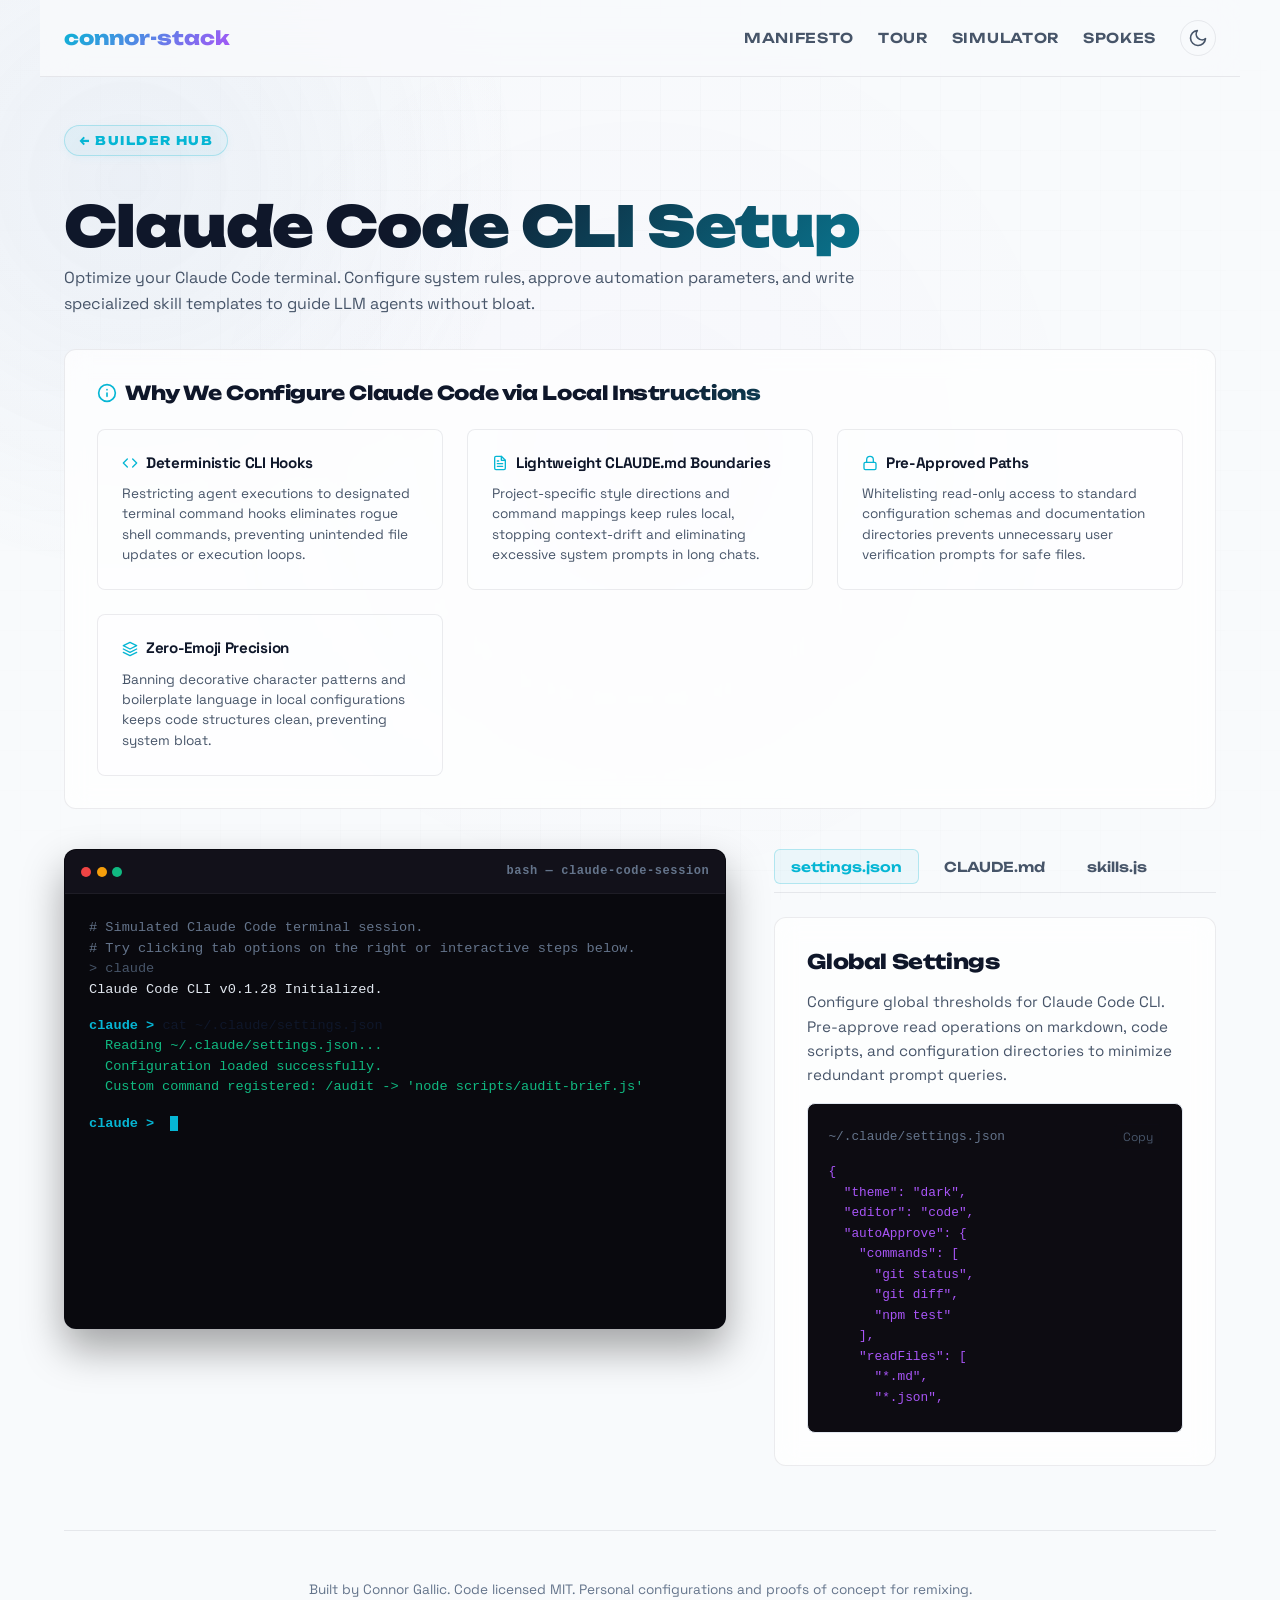
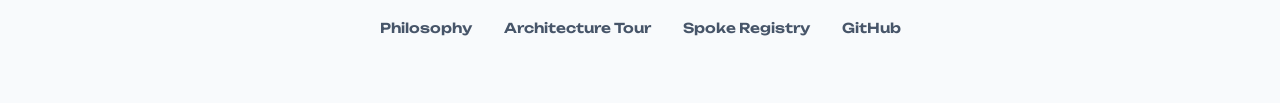
<file: builder/power-user.html>
<!DOCTYPE html>
<html lang="en">
<head>
  <meta charset="UTF-8">
  <meta name="viewport" content="width=device-width, initial-scale=1.0">
  <title>connor-stack — Claude Code CLI Setup</title>
  <meta name="description" content="Configure Claude Code CLI settings, custom hooks, and localized project instructions.">
  <link rel="stylesheet" href="../index.css">
  <style>
    .split-layout {
      display: grid;
      grid-template-columns: 1.2fr 0.8fr;
      gap: 3rem;
      margin-top: 2rem;
      margin-bottom: 4rem;
    }

    @media (max-width: 1024px) {
      .split-layout {
        grid-template-columns: 1fr;
        gap: 2rem;
      }
    }

    /* Terminal Simulator */
    .terminal-container {
      background: #09090e;
      border: 1px solid var(--card-border);
      border-radius: 12px;
      overflow: hidden;
      box-shadow: 0 20px 40px rgba(0, 0, 0, 0.35);
      display: flex;
      flex-direction: column;
      height: 480px;
    }

    .terminal-header {
      background: #12111a;
      padding: 0.75rem 1rem;
      display: flex;
      justify-content: space-between;
      align-items: center;
      border-bottom: 1px solid rgba(255, 255, 255, 0.05);
    }

    .terminal-dots {
      display: flex;
      gap: 0.35rem;
    }

    .terminal-dot {
      width: 10px;
      height: 10px;
      border-radius: 9999px;
    }
    .dot-red { background: #ef4444; }
    .dot-yellow { background: #f59e0b; }
    .dot-green { background: #10b981; }

    .terminal-title {
      font-family: monospace;
      font-size: 0.75rem;
      color: var(--text-muted);
      letter-spacing: 0.05em;
    }

    .terminal-body {
      padding: 1.5rem;
      font-family: monospace;
      font-size: 0.85rem;
      color: #38bdf8;
      overflow-y: auto;
      flex-grow: 1;
      line-height: 1.5;
    }

    .term-input {
      display: flex;
      gap: 0.5rem;
      align-items: center;
      margin-top: 1rem;
    }

    .term-prompt {
      color: var(--accent-cyan);
      font-weight: 700;
    }

    .term-cursor {
      width: 8px;
      height: 15px;
      background: var(--accent-cyan);
      animation: blink 1s step-end infinite;
    }

    /* Tabs for Code Panel */
    .config-panel {
      display: flex;
      flex-direction: column;
      gap: 1.5rem;
    }

    .tabs-header {
      display: flex;
      gap: 0.5rem;
      border-bottom: 1px solid var(--card-border);
      padding-bottom: 0.5rem;
    }

    .tab-btn {
      background: transparent;
      border: 1px solid transparent;
      color: var(--text-secondary);
      padding: 0.5rem 1rem;
      border-radius: 6px;
      font-family: var(--font-display);
      font-size: 0.85rem;
      font-weight: 600;
      cursor: pointer;
      transition: all var(--transition-speed);
    }

    .tab-btn:hover {
      color: var(--text-primary);
    }

    .tab-btn.active {
      background: rgba(6, 182, 212, 0.05);
      border-color: rgba(6, 182, 212, 0.25);
      color: var(--accent-cyan);
    }

    .config-card {
      background: var(--card-bg);
      border: 1px solid var(--card-border);
      border-radius: 12px;
      padding: 2rem;
      backdrop-filter: blur(12px);
      -webkit-backdrop-filter: blur(12px);
      display: flex;
      flex-direction: column;
      gap: 1rem;
    }

    .config-title {
      font-family: var(--font-display);
      font-size: 1.25rem;
      font-weight: 800;
      color: var(--text-primary);
    }

    .config-desc {
      font-size: 0.95rem;
      color: var(--text-secondary);
      line-height: 1.6;
    }

    .code-box {
      background: #0d0c12;
      border: 1px solid var(--code-border);
      border-radius: 8px;
      padding: 1.25rem;
      position: relative;
    }

    .code-header {
      display: flex;
      justify-content: space-between;
      align-items: center;
      margin-bottom: 0.75rem;
    }

    .code-path {
      font-family: monospace;
      font-size: 0.8rem;
      color: var(--text-muted);
    }

    .copy-btn {
      background: transparent;
      border: 1px solid var(--card-border);
      color: var(--text-secondary);
      padding: 0.25rem 0.5rem;
      border-radius: 4px;
      font-size: 0.75rem;
      cursor: pointer;
      font-family: var(--font-sans);
      transition: all var(--transition-speed);
    }

    .copy-btn:hover {
      border-color: var(--accent-cyan);
      color: var(--text-primary);
    }

    .code-content {
      font-family: monospace;
      font-size: 0.8rem;
      color: #a855f7;
      white-space: pre-wrap;
      overflow-x: auto;
      max-height: 250px;
    }

    @keyframes blink {
      from, to { background-color: transparent }
      50% { background-color: var(--accent-cyan) }
    }

    .why-section {
      background: var(--card-bg);
      border: 1px solid var(--card-border);
      border-radius: 12px;
      padding: 2rem;
      margin-top: 1rem;
      margin-bottom: 2.5rem;
      backdrop-filter: blur(12px);
      -webkit-backdrop-filter: blur(12px);
    }

    .why-section-title {
      font-family: var(--font-display);
      font-size: 1.2rem;
      font-weight: 800;
      color: var(--text-primary);
      margin-bottom: 1.5rem;
      background: linear-gradient(135deg, var(--text-primary) 50%, var(--accent-cyan));
      -webkit-background-clip: text;
      -webkit-text-fill-color: transparent;
      display: flex;
      align-items: center;
      gap: 0.5rem;
    }

    .why-grid {
      display: grid;
      grid-template-columns: repeat(auto-fit, minmax(280px, 1fr));
      gap: 1.5rem;
    }

    .why-card {
      background: rgba(255, 255, 255, 0.02);
      border: 1px solid var(--card-border);
      border-radius: 8px;
      padding: 1.5rem;
      transition: all var(--transition-speed) var(--transition-bounce);
    }

    .why-card:hover {
      border-color: rgba(6, 182, 212, 0.3);
      transform: translateY(-2px);
      box-shadow: 0 8px 30px rgba(0, 0, 0, 0.12);
    }

    .why-card-title {
      font-family: var(--font-sans);
      font-size: 0.95rem;
      font-weight: 700;
      color: var(--text-primary);
      margin-bottom: 0.75rem;
      display: flex;
      align-items: center;
      gap: 0.5rem;
    }

    .why-card-desc {
      font-size: 0.85rem;
      color: var(--text-secondary);
      line-height: 1.5;
    }
  </style>
</head>
<body>

  <div class="layout-container">
    <!-- Navigation bar -->
    <header class="nav-header" role="banner">
      <a href="../index.html" class="brand" id="nav-brand-link">
        <span class="brand-accent">connor-stack</span>
      </a>
      <nav class="nav-actions" role="navigation" aria-label="Main Navigation">
        <a href="../philosophy.html" class="nav-link" id="nav-philosophy-link">Manifesto</a>
        <a href="../tour.html" class="nav-link" id="nav-tour-link">Tour</a>
        <a href="../cmo-simulator.html" class="nav-link" id="nav-simulator-link">Simulator</a>
        <a href="../spokes.html" class="nav-link" id="nav-spokes-link">Spokes</a>
        <button class="theme-toggle-btn" id="theme-toggle-button" aria-label="Toggle color theme" title="Toggle dark/light mode">
          <svg width="20" height="20" viewBox="0 0 24 24" fill="none" stroke="currentColor" stroke-width="2" stroke-linecap="round" stroke-linejoin="round" class="theme-icon">
            <circle cx="12" cy="12" r="4"></circle>
            <path d="M12 2v2"></path>
            <path d="M12 20v2"></path>
            <path d="M5 5l1.5 1.5"></path>
            <path d="M17.5 17.5L19 19"></path>
            <path d="M2 12h2"></path>
            <path d="M20 12h2"></path>
            <path d="M5 19l1.5-1.5"></path>
            <path d="M17.5 6.5L19 5"></path>
          </svg>
        </button>
      </nav>
    </header>

    <!-- Main Content Area -->
    <main role="main">
      <section aria-labelledby="poweruser-heading">
        <a href="index.html" class="hero-tag" style="color: var(--accent-cyan); border-color: rgba(6, 182, 212, 0.25); background-color: rgba(6, 182, 212, 0.05); text-decoration: none;">&larr; Builder Hub</a>
        <h1 class="hero-title" id="poweruser-heading" style="text-align: left; margin-top: 1rem; margin-bottom: 0.5rem; background: linear-gradient(135deg, var(--text-primary) 30%, var(--accent-cyan)); -webkit-background-clip: text; -webkit-text-fill-color: transparent;">Claude Code CLI Setup</h1>
        <p style="margin-bottom: 2rem; max-width: 800px; color: var(--text-secondary);">
          Optimize your Claude Code terminal. Configure system rules, approve automation parameters, and write specialized skill templates to guide LLM agents without bloat.
        </p>
      </section>

      <!-- Why We Configure Claude Code via Local Instructions Panel -->
      <section class="why-section" aria-labelledby="why-power-user-title">
        <h2 class="why-section-title" id="why-power-user-title">
          <svg width="20" height="20" viewBox="0 0 24 24" fill="none" stroke="currentColor" stroke-width="2" stroke-linecap="round" stroke-linejoin="round" style="color: var(--accent-cyan);">
            <circle cx="12" cy="12" r="10"></circle>
            <line x1="12" y1="16" x2="12" y2="12"></line>
            <line x1="12" y1="8" x2="12.01" y2="8"></line>
          </svg>
          Why We Configure Claude Code via Local Instructions
        </h2>
        <div class="why-grid">
          <div class="why-card">
            <h3 class="why-card-title">
              <svg width="16" height="16" viewBox="0 0 24 24" fill="none" stroke="currentColor" stroke-width="2" stroke-linecap="round" stroke-linejoin="round" style="color: var(--accent-cyan);">
                <polyline points="16 18 22 12 16 6"></polyline>
                <polyline points="8 6 2 12 8 18"></polyline>
              </svg>
              Deterministic CLI Hooks
            </h3>
            <p class="why-card-desc">
              Restricting agent executions to designated terminal command hooks eliminates rogue shell commands, preventing unintended file updates or execution loops.
            </p>
          </div>
          <div class="why-card">
            <h3 class="why-card-title">
              <svg width="16" height="16" viewBox="0 0 24 24" fill="none" stroke="currentColor" stroke-width="2" stroke-linecap="round" stroke-linejoin="round" style="color: var(--accent-cyan);">
                <path d="M14 2H6a2 2 0 0 0-2 2v16a2 2 0 0 0 2 2h12a2 2 0 0 0 2-2V8z"></path>
                <polyline points="14 2 14 8 20 8"></polyline>
                <line x1="16" y1="13" x2="8" y2="13"></line>
                <line x1="16" y1="17" x2="8" y2="17"></line>
                <polyline points="10 9 9 9 8 9"></polyline>
              </svg>
              Lightweight CLAUDE.md Boundaries
            </h3>
            <p class="why-card-desc">
              Project-specific style directions and command mappings keep rules local, stopping context-drift and eliminating excessive system prompts in long chats.
            </p>
          </div>
          <div class="why-card">
            <h3 class="why-card-title">
              <svg width="16" height="16" viewBox="0 0 24 24" fill="none" stroke="currentColor" stroke-width="2" stroke-linecap="round" stroke-linejoin="round" style="color: var(--accent-cyan);">
                <rect x="3" y="11" width="18" height="11" rx="2" ry="2"></rect>
                <path d="M7 11V7a5 5 0 0 1 10 0v4"></path>
              </svg>
              Pre-Approved Paths
            </h3>
            <p class="why-card-desc">
              Whitelisting read-only access to standard configuration schemas and documentation directories prevents unnecessary user verification prompts for safe files.
            </p>
          </div>
          <div class="why-card">
            <h3 class="why-card-title">
              <svg width="16" height="16" viewBox="0 0 24 24" fill="none" stroke="currentColor" stroke-width="2" stroke-linecap="round" stroke-linejoin="round" style="color: var(--accent-cyan);">
                <polygon points="12 2 2 7 12 12 22 7 12 2"></polygon>
                <polyline points="2 17 12 22 22 17"></polyline>
                <polyline points="2 12 12 17 22 12"></polyline>
              </svg>
              Zero-Emoji Precision
            </h3>
            <p class="why-card-desc">
              Banning decorative character patterns and boilerplate language in local configurations keeps code structures clean, preventing system bloat.
            </p>
          </div>
        </div>
      </section>

      <div class="split-layout">
        <!-- Interactive Terminal Simulator -->
        <div class="terminal-container">
          <div class="terminal-header">
            <div class="terminal-dots">
              <span class="terminal-dot dot-red"></span>
              <span class="terminal-dot dot-yellow"></span>
              <span class="terminal-dot dot-green"></span>
            </div>
            <div class="terminal-title">bash — claude-code-session</div>
          </div>
          <div class="terminal-body" id="term-body">
            <p style="color: #64748b;"># Simulated Claude Code terminal session.</p>
            <p style="color: #64748b;"># Try clicking tab options on the right or interactive steps below.</p>
            <p>&gt; claude</p>
            <p style="color: #e2e8f0; margin-bottom: 1rem;">Claude Code CLI v0.1.28 Initialized.</p>
            <div id="term-log"></div>
            <div class="term-input" id="term-input-line">
              <span class="term-prompt">claude &gt;</span>
              <span id="term-current-input" style="color: var(--text-dark);"></span>
              <span class="term-cursor"></span>
            </div>
          </div>
        </div>

        <!-- Configurations Panel -->
        <div class="config-panel">
          <div class="tabs-header" role="tablist" aria-label="Configuration Files">
            <button class="tab-btn active" role="tab" aria-selected="true" aria-controls="panel-settings" id="tab-settings" data-tab="settings">settings.json</button>
            <button class="tab-btn" role="tab" aria-selected="false" aria-controls="panel-claude" id="tab-claude" data-tab="claude">CLAUDE.md</button>
            <button class="tab-btn" role="tab" aria-selected="false" aria-controls="panel-skills" id="tab-skills" data-tab="skills">skills.js</button>
          </div>

          <div class="config-card" id="config-content-card">
            <h2 class="config-title" id="panel-title">Global Settings</h2>
            <p class="config-desc" id="panel-desc">
              Global configurations saved in ~/.claude/settings.json. Defines custom command triggers, file access bounds, and auto-approve safety thresholds.
            </p>

            <div class="code-box">
              <div class="code-header">
                <span class="code-path" id="panel-path">~/.claude/settings.json</span>
                <button class="copy-btn" id="btn-copy-code">Copy</button>
              </div>
              <pre class="code-content" id="code-block"></pre>
            </div>
          </div>
        </div>
      </div>
    </main>

    <!-- Footer Area -->
    <footer class="footer" role="contentinfo">
      <p class="footer-text">Built by Connor Gallic. Code licensed MIT. Personal configurations and proofs of concept for remixing.</p>
      <div class="footer-links">
        <a href="../philosophy.html" class="footer-link">Philosophy</a>
        <a href="../tour.html" class="footer-link">Architecture Tour</a>
        <a href="../spokes.html" class="footer-link">Spoke Registry</a>
        <a href="https://github.com/cgallic/connor-stack" class="footer-link" target="_blank" rel="noopener">GitHub</a>
      </div>
    </footer>
  </div>

  <script>
    // Theme control
    const themeBtn = document.getElementById('theme-toggle-button');
    let currentTheme = localStorage.getItem('theme');
    if (!currentTheme) {
      currentTheme = window.matchMedia('(prefers-color-scheme: light)').matches ? 'light' : 'dark';
    }
    document.documentElement.style.colorScheme = currentTheme;
    updateThemeIcon(currentTheme);
    
    themeBtn.addEventListener('click', () => {
      const isDark = document.documentElement.style.colorScheme === 'dark';
      const nextTheme = isDark ? 'light' : 'dark';
      document.documentElement.style.colorScheme = nextTheme;
      localStorage.setItem('theme', nextTheme);
      updateThemeIcon(nextTheme);
    });

    function updateThemeIcon(theme) {
      const isDark = theme === 'dark';
      themeBtn.querySelector('.theme-icon').innerHTML = isDark 
        ? `<circle cx="12" cy="12" r="4"></circle><path d="M12 2v2"></path><path d="M12 20v2"></path><path d="M5 5l1.5 1.5"></path><path d="M17.5 17.5L19 19"></path><path d="M2 12h2"></path><path d="M20 12h2"></path><path d="M5 19l1.5-1.5"></path><path d="M17.5 6.5L19 5"></path>`
        : `<path d="M21 12.79A9 9 0 1 1 11.21 3 7 7 0 0 0 21 12.79z"></path>`;
    }

    // Config Templates Data
    const configData = {
      settings: {
        title: "Global Settings",
        desc: "Configure global thresholds for Claude Code CLI. Pre-approve read operations on markdown, code scripts, and configuration directories to minimize redundant prompt queries.",
        path: "~/.claude/settings.json",
        code: `{
  "theme": "dark",
  "editor": "code",
  "autoApprove": {
    "commands": [
      "git status",
      "git diff",
      "npm test"
    ],
    "readFiles": [
      "*.md",
      "*.json",
      "*.html",
      "*.js"
    ]
  },
  "customCommands": [
    {
      "name": "audit",
      "description": "Run quality score audit on drafts",
      "command": "node scripts/audit-brief.js"
    }
  ]
}`,
        terminalInput: "cat ~/.claude/settings.json",
        terminalOutput: [
          "Reading ~/.claude/settings.json...",
          "Configuration loaded successfully.",
          "Custom command registered: /audit -> 'node scripts/audit-brief.js'"
        ]
      },
      claude: {
        title: "CLAUDE.md Rules",
        desc: "Place CLAUDE.md at your repository root. It instructs local agents on codebase structures, style rules, and default check commands. Keeps context clean.",
        path: "./CLAUDE.md",
        code: `# Connor Stack Developer Guide

## System Architecture
This workspace operates as a modular, client-segregated workflow.

## Developer Commands
- Run campaign verification checks: \`npm run test\`
- Start mockup rendering preview: \`npm run dev\`

## Guidelines & constraints
- Banned AI idioms: 'seamlessly integrated', 'robust platform', 'comprehensive suite'.
- Never use emojis in file content, code blocks, or comments.
- Keep CSS vanilla. Avoid styling frameworks unless requested.
- Perform modifications using specific replacement blocks rather than full overrides.`,
        terminalInput: "cat CLAUDE.md",
        terminalOutput: [
          "Parsing codebase developer guidelines (CLAUDE.md)...",
          "Applying constraints: Zero emojis, Vanilla CSS rules active.",
          "Target directory structure validated."
        ]
      },
      skills: {
        title: "Specialized Skills",
        desc: "Custom skill routines structured in JavaScript. Agents load these instructions to perform compound actions, avoiding context-bloating system prompts.",
        path: "skills/file-editor.js",
        code: `// Custom Skill: File Editor replacement engine
module.exports = {
  name: "edit_file_chunk",
  description: "Locate and swap distinct blocks of file text.",
  execute: async (args) => {
    const { filePath, targetText, replacementText } = args;
    const content = await fs.promises.readFile(filePath, 'utf8');
    if (!content.includes(targetText)) {
      throw new Error("Target content pattern not found in file.");
    }
    const updated = content.replace(targetText, replacementText);
    await fs.promises.writeFile(filePath, updated, 'utf8');
    return { success: true, message: "Contiguous chunk updated successfully." };
  }
};`,
        terminalInput: "claude /load-skill skills/file-editor.js",
        terminalOutput: [
          "Loading skill from skills/file-editor.js...",
          "Loaded skill: 'edit_file_chunk'",
          "Skill registered to workspace. Available for immediate execution."
        ]
      }
    };

    // Terminal typing animation helper
    let typingTimer = null;
    function simulateTerminal(input, outputs) {
      if (typingTimer) clearInterval(typingTimer);
      
      const inputLine = document.getElementById('term-current-input');
      const logContainer = document.getElementById('term-log');
      const bodyContainer = document.getElementById('term-body');
      
      inputLine.textContent = '';
      let charIdx = 0;
      
      typingTimer = setInterval(() => {
        if (charIdx < input.length) {
          inputLine.textContent += input.charAt(charIdx);
          charIdx++;
          bodyContainer.scrollTop = bodyContainer.scrollHeight;
        } else {
          clearInterval(typingTimer);
          typingTimer = null;
          
          // Print outputs
          setTimeout(() => {
            const commandHeader = document.createElement('p');
            commandHeader.style.color = 'var(--text-primary)';
            commandHeader.innerHTML = `<span class="term-prompt">claude &gt;</span> ${input}`;
            logContainer.appendChild(commandHeader);
            
            outputs.forEach((line, i) => {
              const p = document.createElement('p');
              p.style.color = '#10b981'; // green text for output
              p.style.marginLeft = '1rem';
              p.textContent = line;
              logContainer.appendChild(p);
            });
            
            inputLine.textContent = '';
            bodyContainer.scrollTop = bodyContainer.scrollHeight;
          }, 200);
        }
      }, 35);
    }

    // Switch tab handler
    function switchTab(tabKey) {
      document.querySelectorAll('.tab-btn').forEach(btn => {
        btn.classList.remove('active');
        btn.setAttribute('aria-selected', 'false');
      });
      const targetBtn = document.getElementById(`tab-${tabKey}`);
      targetBtn.classList.add('active');
      targetBtn.setAttribute('aria-selected', 'true');

      const data = configData[tabKey];
      if (data) {
        document.getElementById('panel-title').textContent = data.title;
        document.getElementById('panel-desc').textContent = data.desc;
        document.getElementById('panel-path').textContent = data.path;
        document.getElementById('code-block').textContent = data.code;
        
        simulateTerminal(data.terminalInput, data.terminalOutput);
      }
    }

    document.querySelectorAll('.tab-btn').forEach(btn => {
      btn.addEventListener('click', (e) => {
        switchTab(e.target.getAttribute('data-tab'));
      });
    });

    // Copy Action
    const btnCopy = document.getElementById('btn-copy-code');
    btnCopy.addEventListener('click', () => {
      const code = document.getElementById('code-block').textContent;
      navigator.clipboard.writeText(code).then(() => {
        btnCopy.textContent = 'Copied!';
        btnCopy.style.borderColor = 'var(--accent-cyan)';
        btnCopy.style.color = 'var(--accent-cyan)';
        setTimeout(() => {
          btnCopy.textContent = 'Copy';
          btnCopy.style.borderColor = 'var(--card-border)';
          btnCopy.style.color = 'var(--text-secondary)';
        }, 1500);
      });
    });

    // Init
    switchTab('settings');
  </script>
</body>
</html>
</file>
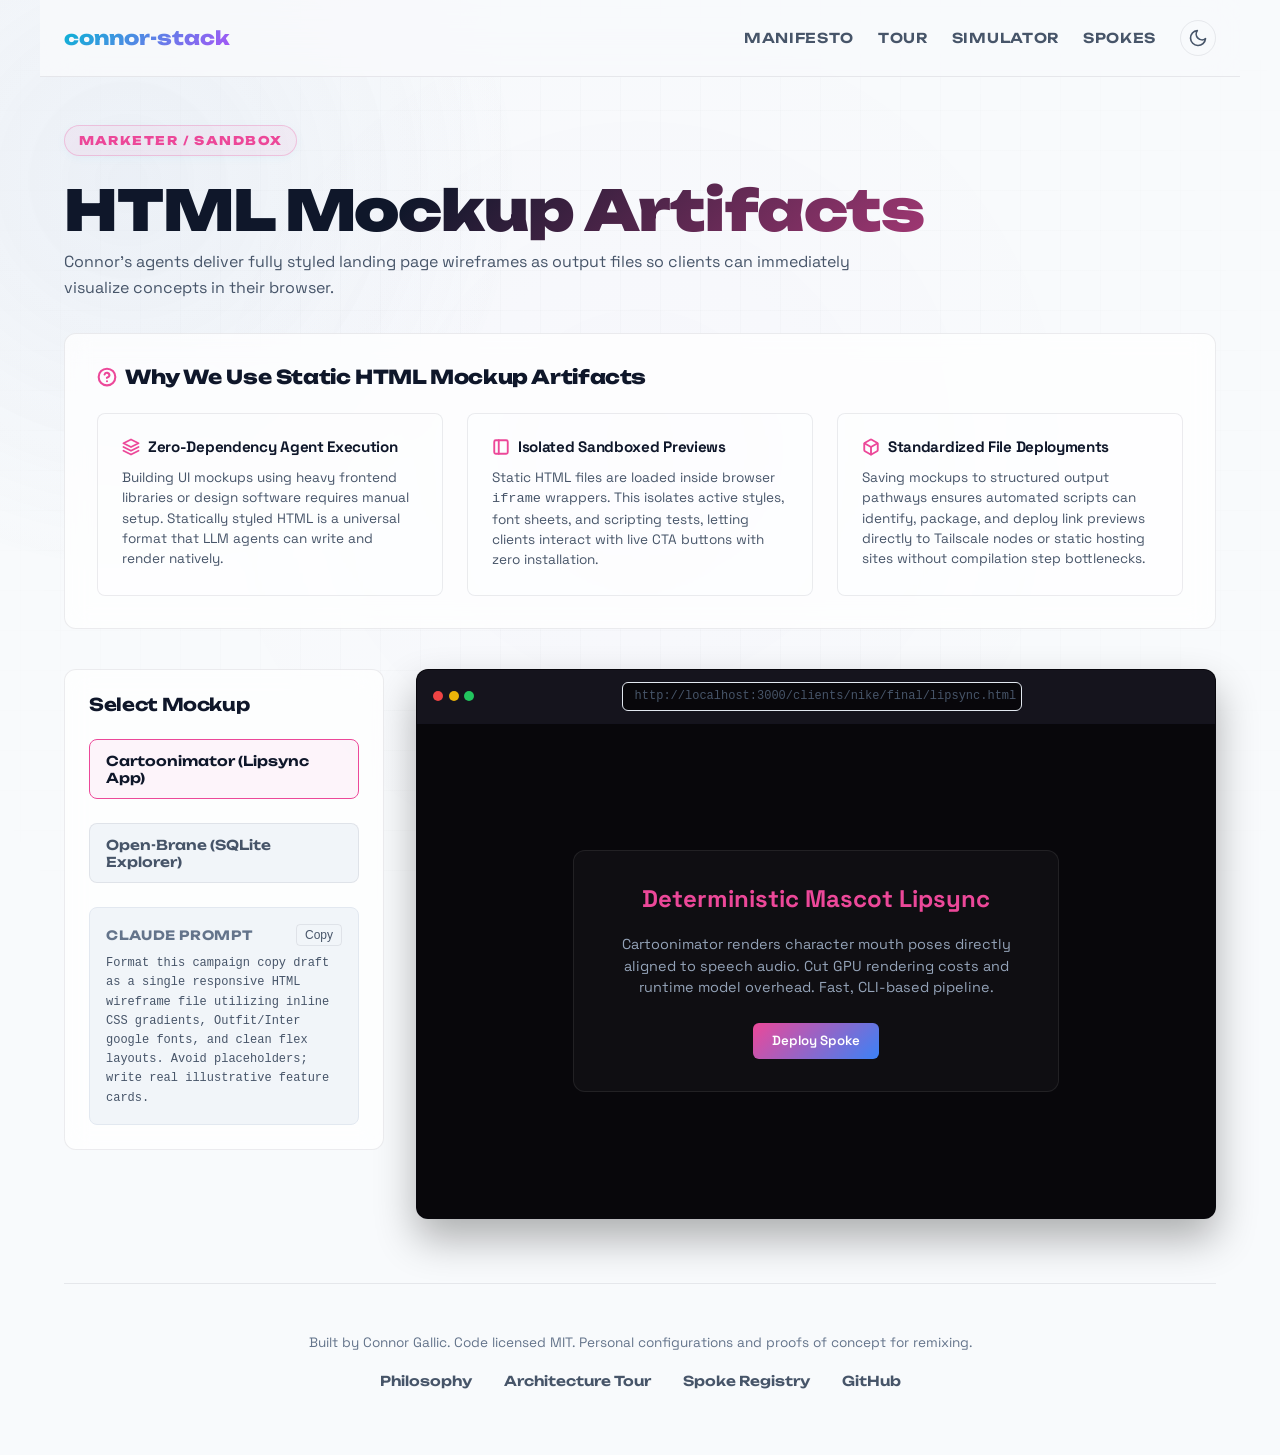
<file: marketer/artifacts.html>
<!DOCTYPE html>
<html lang="en">
<head>
  <meta charset="UTF-8">
  <meta name="viewport" content="width=device-width, initial-scale=1.0">
  <title>connor-stack — HTML Mockup Artifacts</title>
  <meta name="description" content="Preview responsive HTML mockups generated automatically by Connor Gallic's AI agents.">
  <link rel="stylesheet" href="../index.css">
  <style>
    .why-section {
      background: var(--card-bg);
      border: 1px solid var(--card-border);
      border-radius: 12px;
      padding: 2rem;
      margin-top: 1rem;
      margin-bottom: 2.5rem;
      backdrop-filter: blur(12px);
      -webkit-backdrop-filter: blur(12px);
    }

    .why-section-title {
      font-family: var(--font-display);
      font-size: 1.2rem;
      font-weight: 800;
      color: var(--text-primary);
      margin-bottom: 1.5rem;
      background: linear-gradient(135deg, var(--text-primary) 50%, var(--accent-pink));
      -webkit-background-clip: text;
      -webkit-text-fill-color: transparent;
      display: flex;
      align-items: center;
      gap: 0.5rem;
    }

    .why-grid {
      display: grid;
      grid-template-columns: repeat(auto-fit, minmax(280px, 1fr));
      gap: 1.5rem;
    }

    .why-card {
      background: rgba(255, 255, 255, 0.02);
      border: 1px solid var(--card-border);
      border-radius: 8px;
      padding: 1.5rem;
      transition: all var(--transition-speed) var(--transition-bounce);
    }

    .why-card:hover {
      border-color: rgba(236, 72, 153, 0.3);
      transform: translateY(-2px);
      box-shadow: 0 8px 30px rgba(0, 0, 0, 0.12);
    }

    .why-card-title {
      font-family: var(--font-sans);
      font-size: 0.95rem;
      font-weight: 700;
      color: var(--text-primary);
      margin-bottom: 0.75rem;
      display: flex;
      align-items: center;
      gap: 0.5rem;
    }

    .why-card-desc {
      font-size: 0.85rem;
      color: var(--text-secondary);
      line-height: 1.5;
    }

    .sandbox-layout {
      display: grid;
      grid-template-columns: 320px 1fr;
      gap: 2rem;
      margin-top: 2rem;
      margin-bottom: 4rem;
    }

    @media (max-width: 1024px) {
      .sandbox-layout {
        grid-template-columns: 1fr;
      }
    }

    /* Sandbox controls */
    .sandbox-controls {
      background: var(--card-bg);
      border: 1px solid var(--card-border);
      border-radius: 12px;
      padding: 1.5rem;
      display: flex;
      flex-direction: column;
      gap: 1.5rem;
      backdrop-filter: blur(12px);
      -webkit-backdrop-filter: blur(12px);
      align-self: start;
    }

    .control-title {
      font-family: var(--font-display);
      font-size: 1.1rem;
      font-weight: 700;
      color: var(--text-primary);
    }

    .btn-toggle {
      width: 100%;
      padding: 0.75rem 1rem;
      background: var(--code-bg);
      border: 1px solid var(--card-border);
      color: var(--text-secondary);
      border-radius: 8px;
      font-family: var(--font-display);
      font-weight: 600;
      font-size: 0.85rem;
      cursor: pointer;
      text-align: left;
      transition: all var(--transition-speed);
    }

    .btn-toggle:hover, .btn-toggle.active {
      border-color: var(--accent-pink);
      color: var(--text-primary);
      background: rgba(236, 72, 153, 0.05);
    }

    /* Preview frame */
    .preview-frame-container {
      border: 1px solid var(--card-border);
      border-radius: 12px;
      overflow: hidden;
      background: #08070b;
      box-shadow: 0 20px 40px rgba(0, 0, 0, 0.3);
      display: flex;
      flex-direction: column;
      height: 550px;
    }

    .frame-bar {
      background: #15141d;
      padding: 0.75rem 1rem;
      display: flex;
      justify-content: space-between;
      align-items: center;
      border-bottom: 1px solid var(--card-border);
    }

    .frame-address {
      flex-grow: 1;
      max-width: 400px;
      background: #08070b;
      border: 1px solid var(--code-border);
      border-radius: 6px;
      padding: 0.25rem 0.75rem;
      font-family: monospace;
      font-size: 0.75rem;
      color: var(--text-secondary);
      text-align: center;
    }

    .frame-body {
      flex-grow: 1;
      background: #ffffff;
      border: none;
      width: 100%;
      height: 100%;
    }

    .prompt-card {
      background: var(--code-bg);
      border: 1px solid var(--code-border);
      border-radius: 8px;
      padding: 1rem;
    }

    .prompt-header {
      display: flex;
      justify-content: space-between;
      align-items: center;
      margin-bottom: 0.5rem;
    }

    .prompt-title {
      font-family: var(--font-display);
      font-size: 0.8rem;
      font-weight: 700;
      text-transform: uppercase;
      letter-spacing: 0.05em;
      color: var(--text-muted);
    }

    .copy-btn {
      background: transparent;
      border: 1px solid var(--card-border);
      color: var(--text-secondary);
      padding: 0.2rem 0.5rem;
      border-radius: 4px;
      font-size: 0.75rem;
      cursor: pointer;
      transition: all var(--transition-speed);
    }

    .copy-btn:hover {
      border-color: var(--accent-pink);
      color: var(--text-primary);
    }

    .prompt-text {
      font-family: monospace;
      font-size: 0.75rem;
      color: var(--text-secondary);
      white-space: pre-wrap;
    }
  </style>
</head>
<body>

  <div class="layout-container">
    <!-- Navigation bar -->
    <header class="nav-header" role="banner">
      <a href="../index.html" class="brand" id="nav-brand-link">
        <span class="brand-accent">connor-stack</span>
      </a>
      <nav class="nav-actions" role="navigation" aria-label="Main Navigation">
        <a href="../philosophy.html" class="nav-link" id="nav-philosophy-link">Manifesto</a>
        <a href="../tour.html" class="nav-link" id="nav-tour-link">Tour</a>
        <a href="../cmo-simulator.html" class="nav-link" id="nav-simulator-link">Simulator</a>
        <a href="../spokes.html" class="nav-link" id="nav-spokes-link">Spokes</a>
        <button class="theme-toggle-btn" id="theme-toggle-button" aria-label="Toggle color theme" title="Toggle dark/light mode">
          <svg width="20" height="20" viewBox="0 0 24 24" fill="none" stroke="currentColor" stroke-width="2" stroke-linecap="round" stroke-linejoin="round" class="theme-icon">
            <circle cx="12" cy="12" r="4"></circle>
            <path d="M12 2v2"></path>
            <path d="M12 20v2"></path>
            <path d="M5 5l1.5 1.5"></path>
            <path d="M17.5 17.5L19 19"></path>
            <path d="M2 12h2"></path>
            <path d="M20 12h2"></path>
            <path d="M5 19l1.5-1.5"></path>
            <path d="M17.5 6.5L19 5"></path>
          </svg>
        </button>
      </nav>
    </header>

    <!-- Main Content Area -->
    <main role="main">
      <section aria-labelledby="sandbox-heading">
        <span class="hero-tag" style="color: var(--accent-pink); border-color: rgba(236, 72, 153, 0.25); background-color: rgba(236, 72, 153, 0.05);">Marketer / Sandbox</span>
        <h1 class="hero-title" id="sandbox-heading" style="text-align: left; margin-bottom: 0.5rem; background: linear-gradient(135deg, var(--text-primary) 30%, var(--accent-pink)); -webkit-background-clip: text; -webkit-text-fill-color: transparent;">HTML Mockup Artifacts</h1>
        <p style="margin-bottom: 2rem; max-width: 800px; color: var(--text-secondary);">
          Connor's agents deliver fully styled landing page wireframes as output files so clients can immediately visualize concepts in their browser.
        </p>
      </section>

      <!-- Why We Use Mockups Section -->
      <section class="why-section" aria-labelledby="why-heading">
        <h2 class="why-section-title" id="why-heading">
          <svg width="20" height="20" viewBox="0 0 24 24" fill="none" stroke="currentColor" stroke-width="2.5" stroke-linecap="round" stroke-linejoin="round" style="color: var(--accent-pink);"><circle cx="12" cy="12" r="10"></circle><path d="M9.09 9a3 3 0 0 1 5.83 1c0 2-3 3-3 3"></path><line x1="12" y1="17" x2="12.01" y2="17"></line></svg>
          Why We Use Static HTML Mockup Artifacts
        </h2>
        <div class="why-grid">
          
          <div class="why-card">
            <h3 class="why-card-title">
              <svg width="18" height="18" viewBox="0 0 24 24" fill="none" stroke="currentColor" stroke-width="2.5" stroke-linecap="round" stroke-linejoin="round" style="color: var(--accent-pink);"><polygon points="12 2 2 7 12 12 22 7 12 2"></polygon><polyline points="2 17 12 22 22 17"></polyline><polyline points="2 12 12 17 22 12"></polyline></svg>
              Zero-Dependency Agent Execution
            </h3>
            <p class="why-card-desc">
              Building UI mockups using heavy frontend libraries or design software requires manual setup. Statically styled HTML is a universal format that LLM agents can write and render natively.
            </p>
          </div>

          <div class="why-card">
            <h3 class="why-card-title">
              <svg width="18" height="18" viewBox="0 0 24 24" fill="none" stroke="currentColor" stroke-width="2.5" stroke-linecap="round" stroke-linejoin="round" style="color: var(--accent-pink);"><rect x="3" y="3" width="18" height="18" rx="2" ry="2"></rect><line x1="9" y1="3" x2="9" y2="21"></line></svg>
              Isolated Sandboxed Previews
            </h3>
            <p class="why-card-desc">
              Static HTML files are loaded inside browser <code>iframe</code> wrappers. This isolates active styles, font sheets, and scripting tests, letting clients interact with live CTA buttons with zero installation.
            </p>
          </div>

          <div class="why-card">
            <h3 class="why-card-title">
              <svg width="18" height="18" viewBox="0 0 24 24" fill="none" stroke="currentColor" stroke-width="2.5" stroke-linecap="round" stroke-linejoin="round" style="color: var(--accent-pink);"><path d="M21 16V8a2 2 0 0 0-1-1.73l-7-4a2 2 0 0 0-2 0l-7 4A2 2 0 0 0 3 8v8a2 2 0 0 0 1 1.73l7 4a2 2 0 0 0 2 0l7-4A2 2 0 0 0 21 16z"></path><polyline points="3.27 6.96 12 12.01 20.73 6.96"></polyline><line x1="12" y1="22.08" x2="12" y2="12"></line></svg>
              Standardized File Deployments
            </h3>
            <p class="why-card-desc">
              Saving mockups to structured output pathways ensures automated scripts can identify, package, and deploy link previews directly to Tailscale nodes or static hosting sites without compilation step bottlenecks.
            </p>
          </div>

        </div>
      </section>

      <div class="sandbox-layout">
        <!-- Sidebar Controls -->
        <div class="sandbox-controls">
          <h2 class="control-title">Select Mockup</h2>
          
          <button class="btn-toggle active" data-mock="lipsync">Cartoonimator (Lipsync App)</button>
          <button class="btn-toggle" data-mock="openbrane">Open-Brane (SQLite Explorer)</button>

          <!-- Prompt Box -->
          <div class="prompt-card">
            <div class="prompt-header">
              <span class="prompt-title">Claude Prompt</span>
              <button class="copy-btn" id="btn-copy-prompt">Copy</button>
            </div>
            <pre class="prompt-text" id="prompt-block">Format this campaign copy draft as a single responsive HTML wireframe file utilizing inline CSS gradients, Outfit/Inter google fonts, and clean flex layouts. Avoid placeholders; write real illustrative feature cards.</pre>
          </div>
        </div>

        <!-- Simulated Iframe preview -->
        <div class="preview-frame-container">
          <div class="frame-bar">
            <div style="display:flex; gap:0.35rem;">
              <div style="width:10px; height:10px; background:#ef4444; border-radius:50%;"></div>
              <div style="width:10px; height:10px; background:#eab308; border-radius:50%;"></div>
              <div style="width:10px; height:10px; background:#22c55e; border-radius:50%;"></div>
            </div>
            <div class="frame-address" id="frame-url">http://localhost:3000/clients/nike/final/lipsync.html</div>
            <div style="width: 30px;"></div>
          </div>
          
          <iframe class="frame-body" id="preview-iframe" title="Interactive HTML wireframe mockup container"></iframe>
        </div>
      </div>
    </main>

    <!-- Footer Area -->
    <footer class="footer" role="contentinfo">
      <p class="footer-text">Built by Connor Gallic. Code licensed MIT. Personal configurations and proofs of concept for remixing.</p>
      <div class="footer-links">
        <a href="../philosophy.html" class="footer-link">Philosophy</a>
        <a href="../tour.html" class="footer-link">Architecture Tour</a>
        <a href="../spokes.html" class="footer-link">Spoke Registry</a>
        <a href="https://github.com/cgallic/connor-stack" class="footer-link" target="_blank" rel="noopener">GitHub</a>
      </div>
    </footer>
  </div>

  <script>
    // Theme control using light-dark() CSS reactivity and color-scheme properties
    const themeBtn = document.getElementById('theme-toggle-button');
    let currentTheme = localStorage.getItem('theme');
    if (!currentTheme) {
      currentTheme = window.matchMedia('(prefers-color-scheme: light)').matches ? 'light' : 'dark';
    }
    document.documentElement.style.colorScheme = currentTheme;
    updateThemeIcon(currentTheme);
    
    themeBtn.addEventListener('click', () => {
      const isDark = document.documentElement.style.colorScheme === 'dark';
      const nextTheme = isDark ? 'light' : 'dark';
      document.documentElement.style.colorScheme = nextTheme;
      localStorage.setItem('theme', nextTheme);
      updateThemeIcon(nextTheme);
    });

    function updateThemeIcon(theme) {
      const isDark = theme === 'dark';
      themeBtn.querySelector('.theme-icon').innerHTML = isDark 
        ? `<circle cx="12" cy="12" r="4"></circle><path d="M12 2v2"></path><path d="M12 20v2"></path><path d="M5 5l1.5 1.5"></path><path d="M17.5 17.5L19 19"></path><path d="M2 12h2"></path><path d="M20 12h2"></path><path d="M5 19l1.5-1.5"></path><path d="M17.5 6.5L19 5"></path>`
        : `<path d="M21 12.79A9 9 0 1 1 11.21 3 7 7 0 0 0 21 12.79z"></path>`;
    }

    // Mock HTML structures loaded into iframe via data uri
    const mockups = {
      lipsync: {
        url: "http://localhost:3000/clients/nike/final/lipsync.html",
        html: `
          <!DOCTYPE html>
          <html>
          <head>
            <link href="https://fonts.googleapis.com/css2?family=Space+Grotesk:wght@400;600;700&display=swap" rel="stylesheet">
            <style>
              body {
                background: #08070b;
                color: #fafafa;
                font-family: 'Space Grotesk', sans-serif;
                margin: 0;
                padding: 2rem;
                display: flex;
                flex-direction: column;
                align-items: center;
                justify-content: center;
                min-height: 100vh;
                box-sizing: border-box;
              }
              .card {
                max-width: 420px;
                background: rgba(255,255,255,0.03);
                border: 1px solid rgba(255,255,255,0.08);
                border-radius: 12px;
                padding: 2rem;
                text-align: center;
              }
              h2 {
                color: #ec4899;
                margin-top: 0;
                font-size: 1.5rem;
              }
              p {
                color: #94a3b8;
                font-size: 0.9rem;
                line-height: 1.5;
                margin-bottom: 1.5rem;
              }
              .btn {
                background: linear-gradient(135deg, #ec4899, #3b82f6);
                border: none;
                color: white;
                padding: 0.6rem 1.2rem;
                border-radius: 6px;
                font-weight: 600;
                font-family: inherit;
                cursor: pointer;
              }
            </style>
          </head>
          <body>
            <div class="card">
              <h2>Deterministic Mascot Lipsync</h2>
              <p>Cartoonimator renders character mouth poses directly aligned to speech audio. Cut GPU rendering costs and runtime model overhead. Fast, CLI-based pipeline.</p>
              <button class="btn">Deploy Spoke</button>
            </div>
          </body>
          </html>
        `
      },
      openbrane: {
        url: "http://localhost:3000/clients/openbrane/final/explorer.html",
        html: `
          <!DOCTYPE html>
          <html>
          <head>
            <link href="https://fonts.googleapis.com/css2?family=Space+Grotesk:wght@400;600;700&display=swap" rel="stylesheet">
            <style>
              body {
                background: #08070b;
                color: #fafafa;
                font-family: 'Space Grotesk', sans-serif;
                margin: 0;
                padding: 2rem;
                box-sizing: border-box;
              }
              .header {
                display: flex;
                justify-content: space-between;
                align-items: center;
                border-bottom: 1px solid rgba(255,255,255,0.08);
                padding-bottom: 1rem;
                margin-bottom: 1.5rem;
              }
              h2 {
                margin: 0;
                color: #06b6d4;
                font-size: 1.25rem;
              }
              .status {
                font-size: 0.75rem;
                background: rgba(6,182,212,0.1);
                color: #06b6d4;
                padding: 0.2rem 0.5rem;
                border-radius: 4px;
              }
              table {
                width: 100%;
                border-collapse: collapse;
                font-size: 0.85rem;
              }
              th, td {
                text-align: left;
                padding: 0.5rem 0;
                border-bottom: 1px solid rgba(255,255,255,0.05);
              }
              th {
                color: #94a3b8;
              }
              td.mono {
                font-family: monospace;
              }
            </style>
          </head>
          <body>
            <div class="header">
              <h2>open-brane events.db</h2>
              <span class="status">LIVE FEED</span>
            </div>
            <table>
              <thead>
                <tr>
                  <th>Timestamp</th>
                  <th>Source</th>
                  <th>Payload</th>
                </tr>
              </thead>
              <tbody>
                <tr>
                  <td class="mono">15:08:12</td>
                  <td>paperboy</td>
                  <td class="mono">{"arxiv_id":"2605.1012"}</td>
                </tr>
                <tr>
                  <td class="mono">15:08:01</td>
                  <td>zehrava</td>
                  <td class="mono">{"commit":"e49b81f"}</td>
                </tr>
              </tbody>
            </table>
          </body>
          </html>
        `
      }
    };

    const iframe = document.getElementById('preview-iframe');
    const urlDisplay = document.getElementById('frame-url');
    const toggleButtons = document.querySelectorAll('.btn-toggle');

    function loadMockup(key) {
      const mock = mockups[key];
      if (mock) {
        urlDisplay.textContent = mock.url;
        
        // Write content directly into iframe
        const doc = iframe.contentDocument || iframe.contentWindow.document;
        doc.open();
        doc.write(mock.html);
        doc.close();
      }
    }

    toggleButtons.forEach(btn => {
      btn.addEventListener('click', () => {
        toggleButtons.forEach(b => b.classList.remove('active'));
        btn.classList.add('active');
        const key = btn.getAttribute('data-mock');
        loadMockup(key);
      });
    });

    // Copy Prompt Action
    const btnCopyPrompt = document.getElementById('btn-copy-prompt');
    btnCopyPrompt.addEventListener('click', () => {
      const code = document.getElementById('prompt-block').textContent;
      navigator.clipboard.writeText(code).then(() => {
        btnCopyPrompt.textContent = 'Copied!';
        btnCopyPrompt.style.borderColor = 'var(--accent-pink)';
        btnCopyPrompt.style.color = 'var(--accent-pink)';
        setTimeout(() => {
          btnCopyPrompt.textContent = 'Copy';
          btnCopyPrompt.style.borderColor = 'var(--card-border)';
          btnCopyPrompt.style.color = 'var(--text-secondary)';
        }, 1500);
      });
    });

    // Initial load
    window.addEventListener('load', () => {
      loadMockup('lipsync');
    });
  </script>
</body>
</html>
</file>
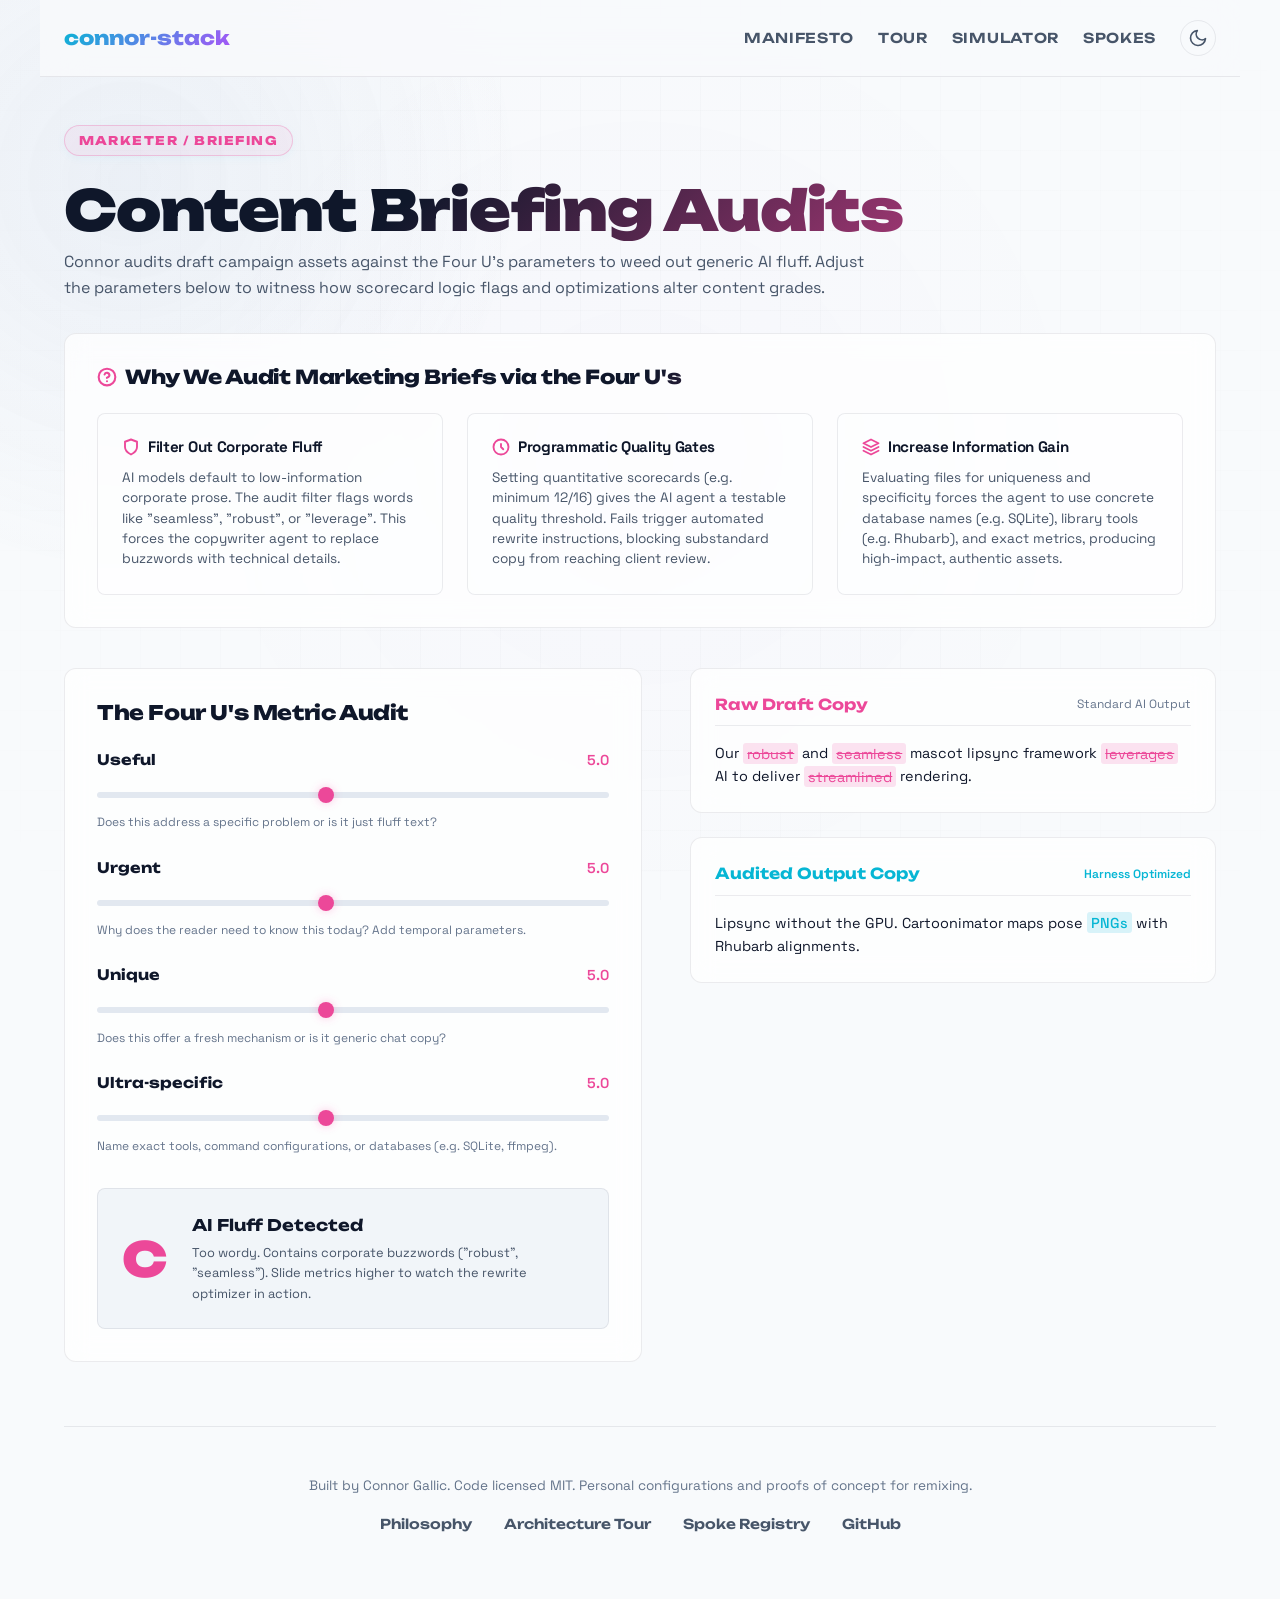
<file: marketer/briefing.html>
<!DOCTYPE html>
<html lang="en">
<head>
  <meta charset="UTF-8">
  <meta name="viewport" content="width=device-width, initial-scale=1.0">
  <title>connor-stack — Content Briefing Audits</title>
  <meta name="description" content="Audit marketing campaigns against the Four U's framework. Compare raw fluff copy with punchy, audited results.">
  <link rel="stylesheet" href="../index.css">
  <style>
    .why-section {
      background: var(--card-bg);
      border: 1px solid var(--card-border);
      border-radius: 12px;
      padding: 2rem;
      margin-top: 1rem;
      margin-bottom: 2.5rem;
      backdrop-filter: blur(12px);
      -webkit-backdrop-filter: blur(12px);
    }

    .why-section-title {
      font-family: var(--font-display);
      font-size: 1.2rem;
      font-weight: 800;
      color: var(--text-primary);
      margin-bottom: 1.5rem;
      background: linear-gradient(135deg, var(--text-primary) 50%, var(--accent-pink));
      -webkit-background-clip: text;
      -webkit-text-fill-color: transparent;
      display: flex;
      align-items: center;
      gap: 0.5rem;
    }

    .why-grid {
      display: grid;
      grid-template-columns: repeat(auto-fit, minmax(280px, 1fr));
      gap: 1.5rem;
    }

    .why-card {
      background: rgba(255, 255, 255, 0.02);
      border: 1px solid var(--card-border);
      border-radius: 8px;
      padding: 1.5rem;
      transition: all var(--transition-speed) var(--transition-bounce);
    }

    .why-card:hover {
      border-color: rgba(236, 72, 153, 0.3);
      transform: translateY(-2px);
      box-shadow: 0 8px 30px rgba(0, 0, 0, 0.12);
    }

    .why-card-title {
      font-family: var(--font-sans);
      font-size: 0.95rem;
      font-weight: 700;
      color: var(--text-primary);
      margin-bottom: 0.75rem;
      display: flex;
      align-items: center;
      gap: 0.5rem;
    }

    .why-card-desc {
      font-size: 0.85rem;
      color: var(--text-secondary);
      line-height: 1.5;
    }

    .briefing-layout {
      display: grid;
      grid-template-columns: 1.1fr 1fr;
      gap: 3rem;
      margin-top: 2rem;
      margin-bottom: 4rem;
    }

    @media (max-width: 1024px) {
      .briefing-layout {
        grid-template-columns: 1fr;
        gap: 2rem;
      }
    }

    /* Calculator Panel */
    .calculator-panel {
      background: var(--card-bg);
      border: 1px solid var(--card-border);
      border-radius: 12px;
      padding: 2rem;
      backdrop-filter: blur(12px);
      -webkit-backdrop-filter: blur(12px);
    }

    .calc-title {
      font-family: var(--font-display);
      font-size: 1.25rem;
      font-weight: 800;
      color: var(--text-primary);
      margin-bottom: 1.5rem;
    }

    .slider-group {
      margin-bottom: 1.5rem;
    }

    .slider-header {
      display: flex;
      justify-content: space-between;
      align-items: center;
      margin-bottom: 0.5rem;
    }

    .slider-name {
      font-family: var(--font-display);
      font-size: 0.9rem;
      font-weight: 700;
      color: var(--text-primary);
    }

    .slider-val {
      font-family: var(--font-sans);
      font-size: 0.9rem;
      font-weight: 600;
      color: var(--accent-pink);
    }

    .range-input {
      width: 100%;
      height: 6px;
      background: var(--code-border);
      border-radius: 9999px;
      outline: none;
      -webkit-appearance: none;
      appearance: none;
    }

    .range-input::-webkit-slider-thumb {
      -webkit-appearance: none;
      appearance: none;
      width: 16px;
      height: 16px;
      border-radius: 50%;
      background: var(--accent-pink);
      cursor: pointer;
      box-shadow: 0 0 10px rgba(236, 72, 153, 0.3);
      transition: transform 0.1s;
    }

    .range-input::-webkit-slider-thumb:hover {
      transform: scale(1.2);
    }

    /* Score card badge */
    .score-badge-box {
      margin-top: 2rem;
      padding: 1.5rem;
      background: var(--code-bg);
      border: 1px solid var(--card-border);
      border-radius: 8px;
      display: flex;
      align-items: center;
      gap: 1.5rem;
    }

    .score-grade {
      font-family: var(--font-display);
      font-size: 3rem;
      font-weight: 900;
      color: var(--accent-pink);
      line-height: 1;
    }

    .score-label {
      font-family: var(--font-display);
      font-size: 1rem;
      font-weight: 700;
      color: var(--text-primary);
      margin-bottom: 0.25rem;
    }

    .score-desc {
      font-size: 0.8rem;
      color: var(--text-secondary);
    }

    /* Comparison view */
    .comparison-panel {
      display: flex;
      flex-direction: column;
      gap: 1.5rem;
    }

    .copy-box {
      background: var(--card-bg);
      border: 1px solid var(--card-border);
      border-radius: 12px;
      padding: 1.5rem;
      backdrop-filter: blur(12px);
      -webkit-backdrop-filter: blur(12px);
    }

    .copy-header {
      display: flex;
      justify-content: space-between;
      align-items: center;
      margin-bottom: 1rem;
      border-bottom: 1px solid var(--card-border);
      padding-bottom: 0.5rem;
    }

    .copy-title {
      font-family: var(--font-display);
      font-size: 0.95rem;
      font-weight: 700;
    }

    .copy-text {
      font-size: 0.9rem;
      line-height: 1.6;
      white-space: pre-wrap;
    }

    .del-highlight {
      background: rgba(236, 72, 153, 0.15);
      color: var(--accent-pink);
      text-decoration: line-through;
      padding: 0.1rem 0.25rem;
      border-radius: 3px;
    }

    .ins-highlight {
      background: rgba(6, 182, 212, 0.15);
      color: var(--accent-cyan);
      padding: 0.1rem 0.25rem;
      border-radius: 3px;
      font-weight: 500;
    }

    .rule-note {
      font-size: 0.75rem;
      color: var(--text-muted);
      margin-top: 0.5rem;
      display: block;
    }
  </style>
</head>
<body>

  <div class="layout-container">
    <!-- Navigation bar -->
    <header class="nav-header" role="banner">
      <a href="../index.html" class="brand" id="nav-brand-link">
        <span class="brand-accent">connor-stack</span>
      </a>
      <nav class="nav-actions" role="navigation" aria-label="Main Navigation">
        <a href="../philosophy.html" class="nav-link" id="nav-philosophy-link">Manifesto</a>
        <a href="../tour.html" class="nav-link" id="nav-tour-link">Tour</a>
        <a href="../cmo-simulator.html" class="nav-link" id="nav-simulator-link">Simulator</a>
        <a href="../spokes.html" class="nav-link" id="nav-spokes-link">Spokes</a>
        <button class="theme-toggle-btn" id="theme-toggle-button" aria-label="Toggle color theme" title="Toggle dark/light mode">
          <svg width="20" height="20" viewBox="0 0 24 24" fill="none" stroke="currentColor" stroke-width="2" stroke-linecap="round" stroke-linejoin="round" class="theme-icon">
            <circle cx="12" cy="12" r="4"></circle>
            <path d="M12 2v2"></path>
            <path d="M12 20v2"></path>
            <path d="M5 5l1.5 1.5"></path>
            <path d="M17.5 17.5L19 19"></path>
            <path d="M2 12h2"></path>
            <path d="M20 12h2"></path>
            <path d="M5 19l1.5-1.5"></path>
            <path d="M17.5 6.5L19 5"></path>
          </svg>
        </button>
      </nav>
    </header>

    <!-- Main Content Area -->
    <main role="main">
      <section aria-labelledby="brief-heading">
        <span class="hero-tag" style="color: var(--accent-pink); border-color: rgba(236, 72, 153, 0.25); background-color: rgba(236, 72, 153, 0.05);">Marketer / Briefing</span>
        <h1 class="hero-title" id="brief-heading" style="text-align: left; margin-bottom: 0.5rem; background: linear-gradient(135deg, var(--text-primary) 30%, var(--accent-pink)); -webkit-background-clip: text; -webkit-text-fill-color: transparent;">Content Briefing Audits</h1>
        <p style="margin-bottom: 2rem; max-width: 800px; color: var(--text-secondary);">
          Connor audits draft campaign assets against the Four U's parameters to weed out generic AI fluff. Adjust the parameters below to witness how scorecard logic flags and optimizations alter content grades.
        </p>
      </section>

      <!-- Why We Audit Briefs Section -->
      <section class="why-section" aria-labelledby="why-heading">
        <h2 class="why-section-title" id="why-heading">
          <svg width="20" height="20" viewBox="0 0 24 24" fill="none" stroke="currentColor" stroke-width="2.5" stroke-linecap="round" stroke-linejoin="round" style="color: var(--accent-pink);"><circle cx="12" cy="12" r="10"></circle><path d="M9.09 9a3 3 0 0 1 5.83 1c0 2-3 3-3 3"></path><line x1="12" y1="17" x2="12.01" y2="17"></line></svg>
          Why We Audit Marketing Briefs via the Four U's
        </h2>
        <div class="why-grid">
          
          <div class="why-card">
            <h3 class="why-card-title">
              <svg width="18" height="18" viewBox="0 0 24 24" fill="none" stroke="currentColor" stroke-width="2.5" stroke-linecap="round" stroke-linejoin="round" style="color: var(--accent-pink);"><path d="M12 22s8-4 8-10V5l-8-3-8 3v7c0 6 8 10 8 10z"></path></svg>
              Filter Out Corporate Fluff
            </h3>
            <p class="why-card-desc">
              AI models default to low-information corporate prose. The audit filter flags words like "seamless", "robust", or "leverage". This forces the copywriter agent to replace buzzwords with technical details.
            </p>
          </div>

          <div class="why-card">
            <h3 class="why-card-title">
              <svg width="18" height="18" viewBox="0 0 24 24" fill="none" stroke="currentColor" stroke-width="2.5" stroke-linecap="round" stroke-linejoin="round" style="color: var(--accent-pink);"><circle cx="12" cy="12" r="10"></circle><path d="M12 8v4l3 3"></path></svg>
              Programmatic Quality Gates
            </h3>
            <p class="why-card-desc">
              Setting quantitative scorecards (e.g. minimum 12/16) gives the AI agent a testable quality threshold. Fails trigger automated rewrite instructions, blocking substandard copy from reaching client review.
            </p>
          </div>

          <div class="why-card">
            <h3 class="why-card-title">
              <svg width="18" height="18" viewBox="0 0 24 24" fill="none" stroke="currentColor" stroke-width="2.5" stroke-linecap="round" stroke-linejoin="round" style="color: var(--accent-pink);"><polygon points="12 2 2 7 12 12 22 7 12 2"></polygon><polyline points="2 17 12 22 22 17"></polyline><polyline points="2 12 12 17 22 12"></polyline></svg>
              Increase Information Gain
            </h3>
            <p class="why-card-desc">
              Evaluating files for uniqueness and specificity forces the agent to use concrete database names (e.g. SQLite), library tools (e.g. Rhubarb), and exact metrics, producing high-impact, authentic assets.
            </p>
          </div>

        </div>
      </section>

      <div class="briefing-layout">
        <!-- Sliders Calculator Panel -->
        <div class="calculator-panel">
          <h2 class="calc-title">The Four U's Metric Audit</h2>
          
          <div class="slider-group">
            <div class="slider-header">
              <span class="slider-name">Useful</span>
              <span class="slider-val" id="val-useful">5.0</span>
            </div>
            <input type="range" class="range-input" id="slide-useful" min="1" max="10" step="0.5" value="5">
            <span class="rule-note">Does this address a specific problem or is it just fluff text?</span>
          </div>

          <div class="slider-group">
            <div class="slider-header">
              <span class="slider-name">Urgent</span>
              <span class="slider-val" id="val-urgent">5.0</span>
            </div>
            <input type="range" class="range-input" id="slide-urgent" min="1" max="10" step="0.5" value="5">
            <span class="rule-note">Why does the reader need to know this today? Add temporal parameters.</span>
          </div>

          <div class="slider-group">
            <div class="slider-header">
              <span class="slider-name">Unique</span>
              <span class="slider-val" id="val-unique">5.0</span>
            </div>
            <input type="range" class="range-input" id="slide-unique" min="1" max="10" step="0.5" value="5">
            <span class="rule-note">Does this offer a fresh mechanism or is it generic chat copy?</span>
          </div>

          <div class="slider-group">
            <div class="slider-header">
              <span class="slider-name">Ultra-specific</span>
              <span class="slider-val" id="val-specific">5.0</span>
            </div>
            <input type="range" class="range-input" id="slide-specific" min="1" max="10" step="0.5" value="5">
            <span class="rule-note">Name exact tools, command configurations, or databases (e.g. SQLite, ffmpeg).</span>
          </div>

          <!-- Scorecard display -->
          <div class="score-badge-box">
            <div class="score-grade" id="badge-grade">C</div>
            <div>
              <div class="score-label" id="badge-label">AI Fluff Detected</div>
              <div class="score-desc" id="badge-desc">Scores under 7.0 produce generic assets full of industry buzzwords. Increase parameters to refine the text.</div>
            </div>
          </div>
        </div>

        <!-- Before / After copy panels -->
        <div class="comparison-panel">
          <!-- Before Card -->
          <div class="copy-box">
            <div class="copy-header">
              <span class="copy-title" style="color: var(--accent-pink);">Raw Draft Copy</span>
              <span style="font-size: 0.75rem; color: var(--text-muted);">Standard AI Output</span>
            </div>
            <div class="copy-text" id="copy-before">
              Our <span class="del-highlight">robust</span> and <span class="del-highlight">seamless</span> mascot lipsync framework <span class="del-highlight">leverages</span> cutting edge AI to deliver <span class="del-highlight">streamlined</span> rendering capabilities. <span class="del-highlight">In conclusion</span>, it is <span class="del-highlight">worth noting</span> that you can scale operations efficiently.
            </div>
          </div>

          <!-- After Card -->
          <div class="copy-box">
            <div class="copy-header">
              <span class="copy-title" style="color: var(--accent-cyan);">Audited Output Copy</span>
              <span style="font-size: 0.75rem; color: var(--accent-cyan); font-weight: 600;">Harness Optimized</span>
            </div>
            <div class="copy-text" id="copy-after">
              Lipsync without the GPU overhead. Cartoonimator maps character pose <span class="ins-highlight">PNG files</span> using <span class="ins-highlight">Rhubarb alignments</span> and compiles final video files through <span class="ins-highlight">ffmpeg</span>. No runtime model inference required.
            </div>
          </div>
        </div>
      </div>
    </main>

    <!-- Footer Area -->
    <footer class="footer" role="contentinfo">
      <p class="footer-text">Built by Connor Gallic. Code licensed MIT. Personal configurations and proofs of concept for remixing.</p>
      <div class="footer-links">
        <a href="../philosophy.html" class="footer-link">Philosophy</a>
        <a href="../tour.html" class="footer-link">Architecture Tour</a>
        <a href="../spokes.html" class="footer-link">Spoke Registry</a>
        <a href="https://github.com/cgallic/connor-stack" class="footer-link" target="_blank" rel="noopener">GitHub</a>
      </div>
    </footer>
  </div>

  <script>
    // Theme control using light-dark() CSS reactivity and color-scheme properties
    const themeBtn = document.getElementById('theme-toggle-button');
    let currentTheme = localStorage.getItem('theme');
    if (!currentTheme) {
      currentTheme = window.matchMedia('(prefers-color-scheme: light)').matches ? 'light' : 'dark';
    }
    document.documentElement.style.colorScheme = currentTheme;
    updateThemeIcon(currentTheme);
    
    themeBtn.addEventListener('click', () => {
      const isDark = document.documentElement.style.colorScheme === 'dark';
      const nextTheme = isDark ? 'light' : 'dark';
      document.documentElement.style.colorScheme = nextTheme;
      localStorage.setItem('theme', nextTheme);
      updateThemeIcon(nextTheme);
    });

    function updateThemeIcon(theme) {
      const isDark = theme === 'dark';
      themeBtn.querySelector('.theme-icon').innerHTML = isDark 
        ? `<circle cx="12" cy="12" r="4"></circle><path d="M12 2v2"></path><path d="M12 20v2"></path><path d="M5 5l1.5 1.5"></path><path d="M17.5 17.5L19 19"></path><path d="M2 12h2"></path><path d="M20 12h2"></path><path d="M5 19l1.5-1.5"></path><path d="M17.5 6.5L19 5"></path>`
        : `<path d="M21 12.79A9 9 0 1 1 11.21 3 7 7 0 0 0 21 12.79z"></path>`;
    }

    // Calculator engine
    const sUseful = document.getElementById('slide-useful');
    const sUrgent = document.getElementById('slide-urgent');
    const sUnique = document.getElementById('slide-unique');
    const sSpecific = document.getElementById('slide-specific');

    const vUseful = document.getElementById('val-useful');
    const vUrgent = document.getElementById('val-urgent');
    const vUnique = document.getElementById('val-unique');
    const vSpecific = document.getElementById('val-specific');

    const badgeGrade = document.getElementById('badge-grade');
    const badgeLabel = document.getElementById('badge-label');
    const badgeDesc = document.getElementById('badge-desc');

    const copyBefore = document.getElementById('copy-before');
    const copyAfter = document.getElementById('copy-after');

    function calculateScore() {
      const val1 = parseFloat(sUseful.value);
      const val2 = parseFloat(sUrgent.value);
      const val3 = parseFloat(sUnique.value);
      const val4 = parseFloat(sSpecific.value);

      vUseful.textContent = val1.toFixed(1);
      vUrgent.textContent = val2.toFixed(1);
      vUnique.textContent = val3.toFixed(1);
      vSpecific.textContent = val4.toFixed(1);

      const average = (val1 + val2 + val3 + val4) / 4;
      updateScorecard(average);
    }

    function updateScorecard(score) {
      if (score >= 8.5) {
        badgeGrade.textContent = 'A';
        badgeGrade.style.color = 'var(--accent-cyan)';
        badgeLabel.textContent = 'Production Ready';
        badgeDesc.textContent = 'Opinionated, specific, and clear. Free of buzzwords and emojis. Ready to commit to main and deliver.';
        
        copyBefore.innerHTML = `Our lipsync tool runs on CPU without GPU overhead.`;
        copyAfter.innerHTML = `Stop wasting compute. Cartoonimator pose-to-audio engine renders lipsync from pose <span class="ins-highlight">PNG files</span> using <span class="ins-highlight">Rhubarb alignments</span> in <span class="ins-highlight">ffmpeg</span>.`;
      } 
      else if (score >= 7.0) {
        badgeGrade.textContent = 'B';
        badgeGrade.style.color = 'var(--accent-purple)';
        badgeLabel.textContent = 'Approved with Edits';
        badgeDesc.textContent = 'Good structure. Add exact filenames or parameters to raise the specificity score to the A level.';
        
        copyBefore.innerHTML = `Our mascot lipsync tool rendering capabilities are streamlined.`;
        copyAfter.innerHTML = `Lipsync without the GPU overhead. Cartoonimator maps character pose <span class="ins-highlight">PNG files</span> using <span class="ins-highlight">Rhubarb alignments</span>.`;
      } 
      else if (score >= 5.0) {
        badgeGrade.textContent = 'C';
        badgeGrade.style.color = 'var(--accent-pink)';
        badgeLabel.textContent = 'AI Fluff Detected';
        badgeDesc.textContent = 'Too wordy. Contains corporate buzzwords ("robust", "seamless"). Slide metrics higher to watch the rewrite optimizer in action.';
        
        copyBefore.innerHTML = `Our <span class="del-highlight">robust</span> and <span class="del-highlight">seamless</span> mascot lipsync framework <span class="del-highlight">leverages</span> AI to deliver <span class="del-highlight">streamlined</span> rendering.`;
        copyAfter.innerHTML = `Lipsync without the GPU. Cartoonimator maps pose <span class="ins-highlight">PNGs</span> with Rhubarb alignments.`;
      } 
      else {
        badgeGrade.textContent = 'F';
        badgeGrade.style.color = '#ef4444';
        badgeLabel.textContent = 'Corporate Sludge';
        badgeDesc.textContent = 'Fails all quality thresholds. The copywriter agent must rewrite this draft from scratch to address the problem.';
        
        copyBefore.innerHTML = `<span class="del-highlight">In conclusion</span>, it is <span class="del-highlight">worth noting</span> that our <span class="del-highlight">robust</span> and <span class="del-highlight">seamless</span> ecosystem is designed for <span class="del-highlight">leverage</span>.`;
        copyAfter.innerHTML = `No values selected. Increase the audit scores to activate copywriter drafting.`;
      }
    }

    [sUseful, sUrgent, sUnique, sSpecific].forEach(slider => {
      slider.addEventListener('input', calculateScore);
    });

    // Run once initially
    calculateScore();
  </script>
</body>
</html>
</file>
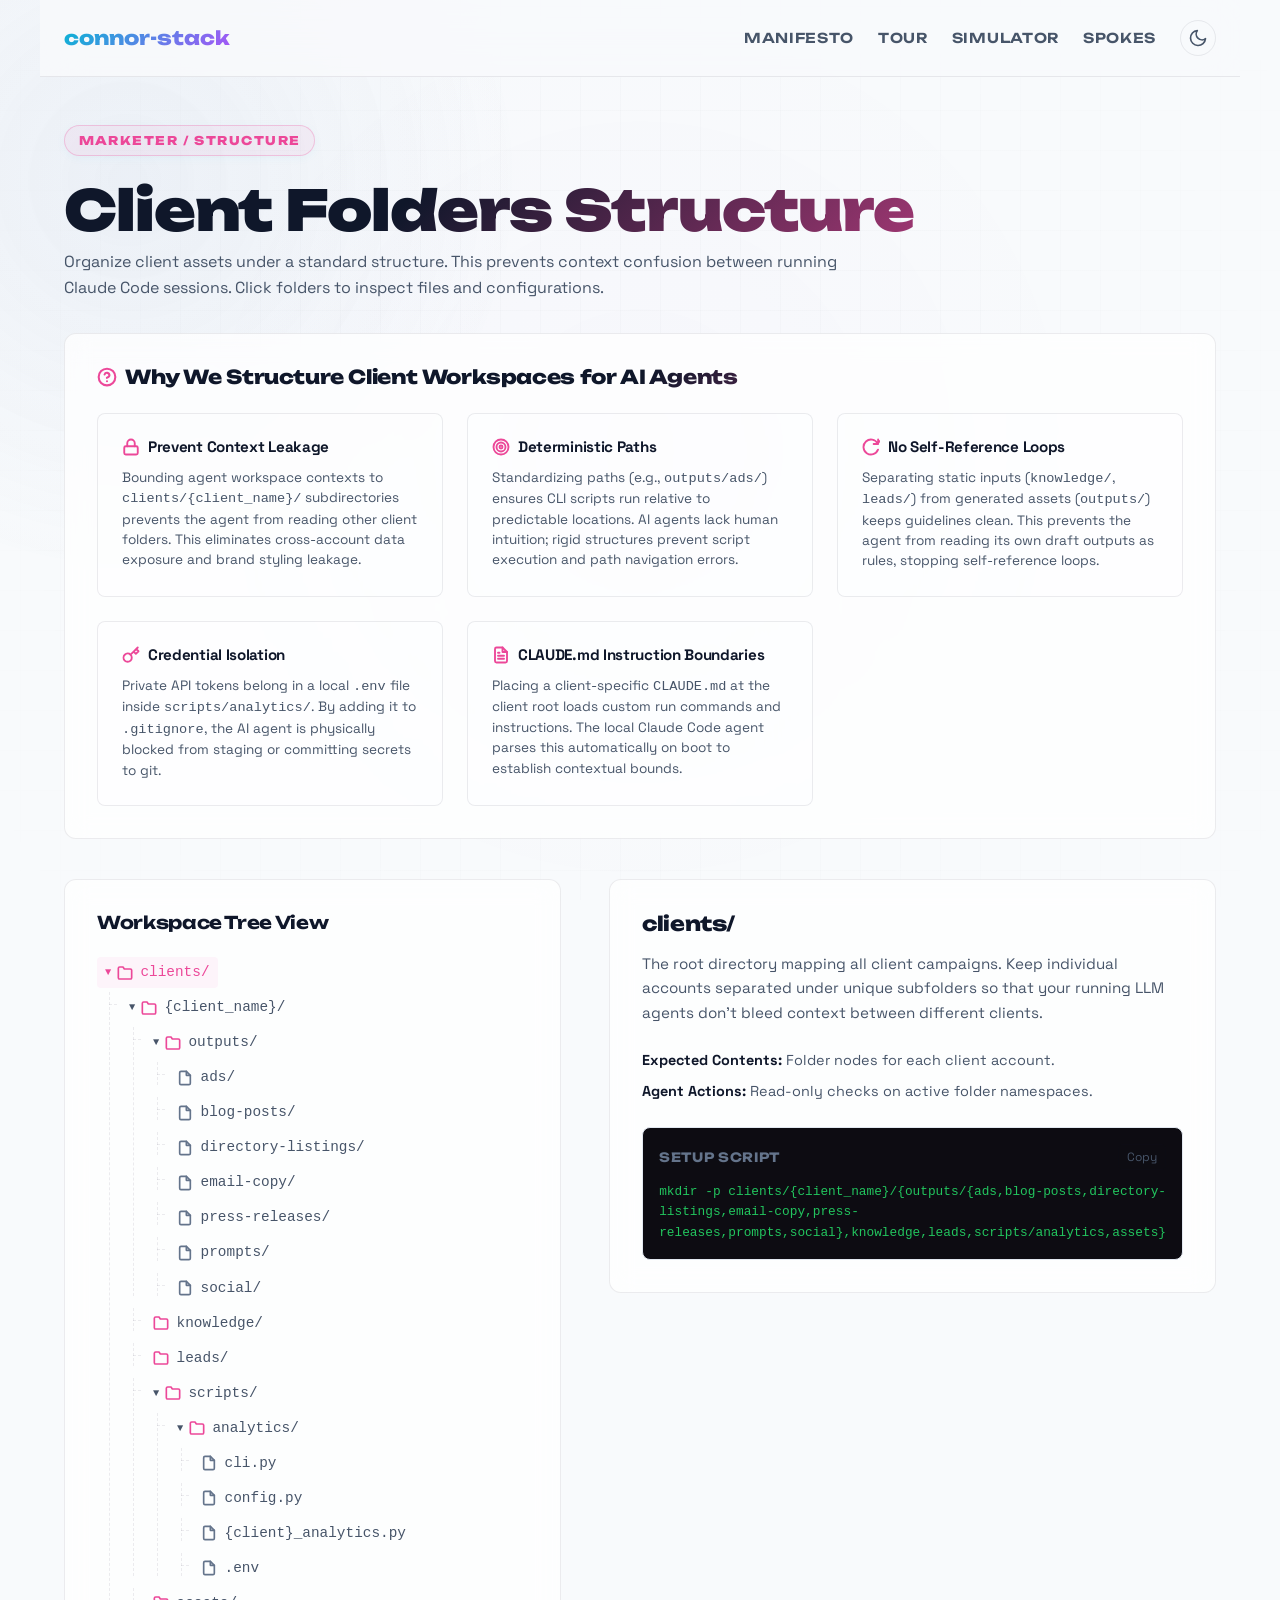
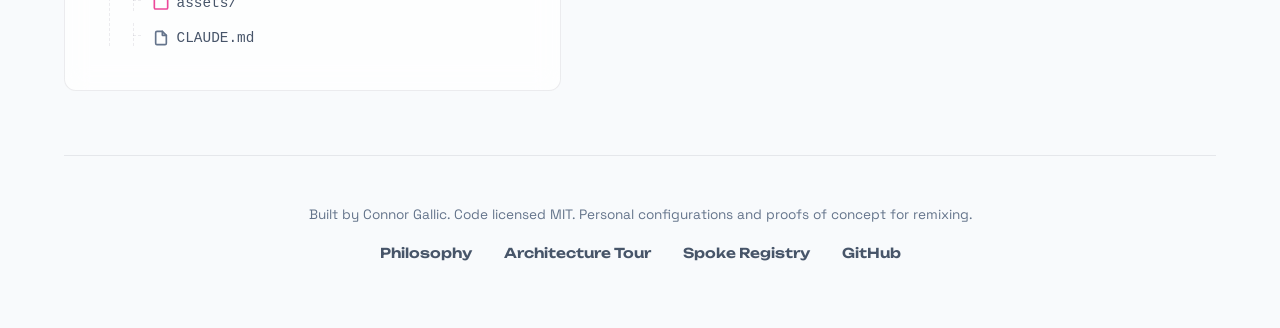
<file: marketer/folders.html>
<!DOCTYPE html>
<html lang="en">
<head>
  <meta charset="UTF-8">
  <meta name="viewport" content="width=device-width, initial-scale=1.0">
  <title>connor-stack — Client Folders Structure</title>
  <meta name="description" content="Explore Connor Gallic's standardized client folder structures and copy the generator shell scripts.">
  <link rel="stylesheet" href="../index.css">
  <style>
    .why-section {
      background: var(--card-bg);
      border: 1px solid var(--card-border);
      border-radius: 12px;
      padding: 2rem;
      margin-top: 1rem;
      margin-bottom: 2.5rem;
      backdrop-filter: blur(12px);
      -webkit-backdrop-filter: blur(12px);
    }

    .why-section-title {
      font-family: var(--font-display);
      font-size: 1.2rem;
      font-weight: 800;
      color: var(--text-primary);
      margin-bottom: 1.5rem;
      background: linear-gradient(135deg, var(--text-primary) 50%, var(--accent-pink));
      -webkit-background-clip: text;
      -webkit-text-fill-color: transparent;
      display: flex;
      align-items: center;
      gap: 0.5rem;
    }

    .why-grid {
      display: grid;
      grid-template-columns: repeat(auto-fit, minmax(280px, 1fr));
      gap: 1.5rem;
    }

    .why-card {
      background: rgba(255, 255, 255, 0.02);
      border: 1px solid var(--card-border);
      border-radius: 8px;
      padding: 1.5rem;
      transition: all var(--transition-speed) var(--transition-bounce);
    }

    .why-card:hover {
      border-color: rgba(236, 72, 153, 0.3);
      transform: translateY(-2px);
      box-shadow: 0 8px 30px rgba(0, 0, 0, 0.12);
    }

    .why-card-title {
      font-family: var(--font-sans);
      font-size: 0.95rem;
      font-weight: 700;
      color: var(--text-primary);
      margin-bottom: 0.75rem;
      display: flex;
      align-items: center;
      gap: 0.5rem;
    }

    .why-card-desc {
      font-size: 0.85rem;
      color: var(--text-secondary);
      line-height: 1.5;
    }

    .folders-layout {
      display: grid;
      grid-template-columns: 1.1fr 1fr;
      gap: 3rem;
      margin-top: 2rem;
      margin-bottom: 4rem;
    }

    @media (max-width: 1024px) {
      .folders-layout {
        grid-template-columns: 1fr;
        gap: 2rem;
      }
    }

    /* Tree View styling */
    .tree-panel {
      background: var(--card-bg);
      border: 1px solid var(--card-border);
      border-radius: 12px;
      padding: 2rem;
      backdrop-filter: blur(12px);
      -webkit-backdrop-filter: blur(12px);
    }

    .tree-title {
      font-family: var(--font-display);
      font-size: 1.1rem;
      font-weight: 700;
      color: var(--text-primary);
      margin-bottom: 1.5rem;
    }

    .tree-root {
      font-family: monospace;
      font-size: 0.9rem;
      color: var(--text-secondary);
      user-select: none;
    }

    .tree-node {
      margin-left: 1.5rem;
      position: relative;
    }

    .tree-node::before {
      content: '';
      position: absolute;
      left: -0.75rem;
      top: 0;
      bottom: 0.75rem;
      width: 1px;
      border-left: 1px dashed var(--card-border);
    }

    .tree-node::after {
      content: '';
      position: absolute;
      left: -0.75rem;
      top: 0.75rem;
      width: 0.5rem;
      border-top: 1px dashed var(--card-border);
    }

    .tree-label {
      padding: 0.25rem 0.5rem;
      border-radius: 4px;
      cursor: pointer;
      display: inline-flex;
      align-items: center;
      gap: 0.35rem;
      transition: all var(--transition-speed);
      margin-bottom: 0.25rem;
    }

    .tree-label:hover, .tree-label.selected {
      background: rgba(236, 72, 153, 0.05);
      color: var(--accent-pink);
    }

    .tree-arrow {
      font-size: 0.65rem;
      transition: transform var(--transition-speed);
    }

    .tree-arrow.collapsed {
      transform: rotate(-90deg);
    }

    .tree-children {
      transition: all var(--transition-speed) ease;
    }

    .tree-children.collapsed {
      display: none;
    }

    /* Info Panel styling */
    .info-panel {
      display: flex;
      flex-direction: column;
      gap: 1.5rem;
    }

    .info-card {
      background: var(--card-bg);
      border: 1px solid var(--card-border);
      border-radius: 12px;
      padding: 2rem;
      backdrop-filter: blur(12px);
      -webkit-backdrop-filter: blur(12px);
    }

    .info-title {
      font-family: var(--font-display);
      font-size: 1.25rem;
      font-weight: 800;
      color: var(--text-primary);
      margin-bottom: 1rem;
    }

    .info-desc {
      font-size: 0.95rem;
      color: var(--text-secondary);
      line-height: 1.6;
      margin-bottom: 1.5rem;
    }

    .info-list {
      list-style: none;
      display: flex;
      flex-direction: column;
      gap: 0.5rem;
      font-size: 0.9rem;
      color: var(--text-secondary);
      margin-bottom: 1.5rem;
    }

    .info-list li strong {
      color: var(--text-primary);
    }

    .script-box {
      background: #0d0c12;
      border: 1px solid var(--code-border);
      border-radius: 8px;
      padding: 1rem;
    }

    .script-header {
      display: flex;
      justify-content: space-between;
      align-items: center;
      margin-bottom: 0.75rem;
    }

    .script-title {
      font-family: var(--font-display);
      font-size: 0.8rem;
      font-weight: 700;
      text-transform: uppercase;
      letter-spacing: 0.05em;
      color: var(--text-muted);
    }

    .copy-btn {
      background: transparent;
      border: 1px solid var(--card-border);
      color: var(--text-secondary);
      padding: 0.25rem 0.5rem;
      border-radius: 4px;
      font-size: 0.75rem;
      cursor: pointer;
      font-family: var(--font-sans);
      transition: all var(--transition-speed);
    }

    .copy-btn:hover {
      border-color: var(--accent-pink);
      color: var(--text-primary);
    }

    .script-code {
      font-family: monospace;
      font-size: 0.8rem;
      color: #22c55e;
      white-space: pre-wrap;
    }
  </style>
</head>
<body>

  <div class="layout-container">
    <!-- Navigation bar -->
    <header class="nav-header" role="banner">
      <a href="../index.html" class="brand" id="nav-brand-link">
        <span class="brand-accent">connor-stack</span>
      </a>
      <nav class="nav-actions" role="navigation" aria-label="Main Navigation">
        <a href="../philosophy.html" class="nav-link" id="nav-philosophy-link">Manifesto</a>
        <a href="../tour.html" class="nav-link" id="nav-tour-link">Tour</a>
        <a href="../cmo-simulator.html" class="nav-link" id="nav-simulator-link">Simulator</a>
        <a href="../spokes.html" class="nav-link" id="nav-spokes-link">Spokes</a>
        <button class="theme-toggle-btn" id="theme-toggle-button" aria-label="Toggle color theme" title="Toggle dark/light mode">
          <svg width="20" height="20" viewBox="0 0 24 24" fill="none" stroke="currentColor" stroke-width="2" stroke-linecap="round" stroke-linejoin="round" class="theme-icon">
            <circle cx="12" cy="12" r="4"></circle>
            <path d="M12 2v2"></path>
            <path d="M12 20v2"></path>
            <path d="M5 5l1.5 1.5"></path>
            <path d="M17.5 17.5L19 19"></path>
            <path d="M2 12h2"></path>
            <path d="M20 12h2"></path>
            <path d="M5 19l1.5-1.5"></path>
            <path d="M17.5 6.5L19 5"></path>
          </svg>
        </button>
      </nav>
    </header>

    <!-- Main Content Area -->
    <main role="main">
      <section aria-labelledby="folders-heading">
        <span class="hero-tag" style="color: var(--accent-pink); border-color: rgba(236, 72, 153, 0.25); background-color: rgba(236, 72, 153, 0.05);">Marketer / Structure</span>
        <h1 class="hero-title" id="folders-heading" style="text-align: left; margin-bottom: 0.5rem; background: linear-gradient(135deg, var(--text-primary) 30%, var(--accent-pink)); -webkit-background-clip: text; -webkit-text-fill-color: transparent;">Client Folders Structure</h1>
        <p style="margin-bottom: 2rem; max-width: 800px; color: var(--text-secondary);">
          Organize client assets under a standard structure. This prevents context confusion between running Claude Code sessions. Click folders to inspect files and configurations.
        </p>
      </section>

      <!-- Why We Structure for Agents Section -->
      <section class="why-section" aria-labelledby="why-heading">
        <h2 class="why-section-title" id="why-heading">
          <svg width="20" height="20" viewBox="0 0 24 24" fill="none" stroke="currentColor" stroke-width="2.5" stroke-linecap="round" stroke-linejoin="round" style="color: var(--accent-pink);"><circle cx="12" cy="12" r="10"></circle><path d="M9.09 9a3 3 0 0 1 5.83 1c0 2-3 3-3 3"></path><line x1="12" y1="17" x2="12.01" y2="17"></line></svg>
          Why We Structure Client Workspaces for AI Agents
        </h2>
        <div class="why-grid">
          
          <div class="why-card">
            <h3 class="why-card-title">
              <svg width="18" height="18" viewBox="0 0 24 24" fill="none" stroke="currentColor" stroke-width="2.5" stroke-linecap="round" stroke-linejoin="round" style="color: var(--accent-pink);"><rect x="3" y="11" width="18" height="11" rx="2" ry="2"></rect><path d="M7 11V7a5 5 0 0 1 10 0v4"></path></svg>
              Prevent Context Leakage
            </h3>
            <p class="why-card-desc">
              Bounding agent workspace contexts to <code>clients/{client_name}/</code> subdirectories prevents the agent from reading other client folders. This eliminates cross-account data exposure and brand styling leakage.
            </p>
          </div>

          <div class="why-card">
            <h3 class="why-card-title">
              <svg width="18" height="18" viewBox="0 0 24 24" fill="none" stroke="currentColor" stroke-width="2.5" stroke-linecap="round" stroke-linejoin="round" style="color: var(--accent-pink);"><circle cx="12" cy="12" r="10"></circle><circle cx="12" cy="12" r="6"></circle><circle cx="12" cy="12" r="2"></circle></svg>
              Deterministic Paths
            </h3>
            <p class="why-card-desc">
              Standardizing paths (e.g., <code>outputs/ads/</code>) ensures CLI scripts run relative to predictable locations. AI agents lack human intuition; rigid structures prevent script execution and path navigation errors.
            </p>
          </div>

          <div class="why-card">
            <h3 class="why-card-title">
              <svg width="18" height="18" viewBox="0 0 24 24" fill="none" stroke="currentColor" stroke-width="2.5" stroke-linecap="round" stroke-linejoin="round" style="color: var(--accent-pink);"><path d="M21.5 2v6h-6M21.34 15.57a10 10 0 1 1-.57-8.38l5.67-5.67"></path></svg>
              No Self-Reference Loops
            </h3>
            <p class="why-card-desc">
              Separating static inputs (<code>knowledge/</code>, <code>leads/</code>) from generated assets (<code>outputs/</code>) keeps guidelines clean. This prevents the agent from reading its own draft outputs as rules, stopping self-reference loops.
            </p>
          </div>

          <div class="why-card">
            <h3 class="why-card-title">
              <svg width="18" height="18" viewBox="0 0 24 24" fill="none" stroke="currentColor" stroke-width="2.5" stroke-linecap="round" stroke-linejoin="round" style="color: var(--accent-pink);"><path d="M21 2l-2 2m-7.61 7.61a5.5 5.5 0 1 1-7.778 7.778 5.5 5.5 0 0 1 7.777-7.777zm0 0L15.5 7.5m0 0l3 3L22 7l-3-3m-3.5 3.5L19 4"></path></svg>
              Credential Isolation
            </h3>
            <p class="why-card-desc">
              Private API tokens belong in a local <code>.env</code> file inside <code>scripts/analytics/</code>. By adding it to <code>.gitignore</code>, the AI agent is physically blocked from staging or committing secrets to git.
            </p>
          </div>

          <div class="why-card">
            <h3 class="why-card-title">
              <svg width="18" height="18" viewBox="0 0 24 24" fill="none" stroke="currentColor" stroke-width="2.5" stroke-linecap="round" stroke-linejoin="round" style="color: var(--accent-pink);"><path d="M14 2H6a2 2 0 0 0-2 2v16a2 2 0 0 0 2 2h12a2 2 0 0 0 2-2V8z"></path><polyline points="14 2 14 8 20 8"></polyline><line x1="16" y1="13" x2="8" y2="13"></line><line x1="16" y1="17" x2="8" y2="17"></line><polyline points="10 9 9 9 8 9"></polyline></svg>
              CLAUDE.md Instruction Boundaries
            </h3>
            <p class="why-card-desc">
              Placing a client-specific <code>CLAUDE.md</code> at the client root loads custom run commands and instructions. The local Claude Code agent parses this automatically on boot to establish contextual bounds.
            </p>
          </div>

        </div>
      </section>

      <div class="folders-layout">
        <!-- Interactive Tree Panel -->
        <div class="tree-panel">
          <h2 class="tree-title">Workspace Tree View</h2>
          
          <div class="tree-root">
            <div class="tree-label selected" data-node="root">
              <span class="tree-arrow">▼</span>
              <svg class="tree-icon" width="16" height="16" viewBox="0 0 24 24" fill="none" stroke="currentColor" stroke-width="2.5" stroke-linecap="round" stroke-linejoin="round" style="color: var(--accent-pink); margin-right: 2px; vertical-align: middle;"><path d="M22 19a2 2 0 0 1-2 2H4a2 2 0 0 1-2-2V5a2 2 0 0 1 2-2h5l2 3h9a2 2 0 0 1 2 2z"></path></svg>
              <span>clients/</span>
            </div>
            
            <div class="tree-children" id="children-root">
              <div class="tree-node">
                <div class="tree-label" data-node="client-name">
                  <span class="tree-arrow">▼</span>
                  <svg class="tree-icon" width="16" height="16" viewBox="0 0 24 24" fill="none" stroke="currentColor" stroke-width="2.5" stroke-linecap="round" stroke-linejoin="round" style="color: var(--accent-pink); margin-right: 2px; vertical-align: middle;"><path d="M22 19a2 2 0 0 1-2 2H4a2 2 0 0 1-2-2V5a2 2 0 0 1 2-2h5l2 3h9a2 2 0 0 1 2 2z"></path></svg>
                  <span>{client_name}/</span>
                </div>
                
                <div class="tree-children" id="children-client">
                  <!-- outputs -->
                  <div class="tree-node">
                    <div class="tree-label" data-node="outputs">
                      <span class="tree-arrow">▼</span>
                      <svg class="tree-icon" width="16" height="16" viewBox="0 0 24 24" fill="none" stroke="currentColor" stroke-width="2.5" stroke-linecap="round" stroke-linejoin="round" style="color: var(--accent-pink); margin-right: 2px; vertical-align: middle;"><path d="M22 19a2 2 0 0 1-2 2H4a2 2 0 0 1-2-2V5a2 2 0 0 1 2-2h5l2 3h9a2 2 0 0 1 2 2z"></path></svg>
                      <span>outputs/</span>
                    </div>
                    <div class="tree-children" id="children-outputs">
                      <div class="tree-node"><div class="tree-label file" data-node="outputs-ads"><svg class="tree-icon" width="16" height="16" viewBox="0 0 24 24" fill="none" stroke="currentColor" stroke-width="2.5" stroke-linecap="round" stroke-linejoin="round" style="color: var(--text-muted); margin-right: 2px; vertical-align: middle;"><path d="M14 2H6a2 2 0 0 0-2 2v16a2 2 0 0 0 2 2h12a2 2 0 0 0 2-2V8z"></path><polyline points="14 2 14 8 20 8"></polyline></svg>ads/</div></div>
                      <div class="tree-node"><div class="tree-label file" data-node="outputs-blog"><svg class="tree-icon" width="16" height="16" viewBox="0 0 24 24" fill="none" stroke="currentColor" stroke-width="2.5" stroke-linecap="round" stroke-linejoin="round" style="color: var(--text-muted); margin-right: 2px; vertical-align: middle;"><path d="M14 2H6a2 2 0 0 0-2 2v16a2 2 0 0 0 2 2h12a2 2 0 0 0 2-2V8z"></path><polyline points="14 2 14 8 20 8"></polyline></svg>blog-posts/</div></div>
                      <div class="tree-node"><div class="tree-label file" data-node="outputs-directory"><svg class="tree-icon" width="16" height="16" viewBox="0 0 24 24" fill="none" stroke="currentColor" stroke-width="2.5" stroke-linecap="round" stroke-linejoin="round" style="color: var(--text-muted); margin-right: 2px; vertical-align: middle;"><path d="M14 2H6a2 2 0 0 0-2 2v16a2 2 0 0 0 2 2h12a2 2 0 0 0 2-2V8z"></path><polyline points="14 2 14 8 20 8"></polyline></svg>directory-listings/</div></div>
                      <div class="tree-node"><div class="tree-label file" data-node="outputs-email"><svg class="tree-icon" width="16" height="16" viewBox="0 0 24 24" fill="none" stroke="currentColor" stroke-width="2.5" stroke-linecap="round" stroke-linejoin="round" style="color: var(--text-muted); margin-right: 2px; vertical-align: middle;"><path d="M14 2H6a2 2 0 0 0-2 2v16a2 2 0 0 0 2 2h12a2 2 0 0 0 2-2V8z"></path><polyline points="14 2 14 8 20 8"></polyline></svg>email-copy/</div></div>
                      <div class="tree-node"><div class="tree-label file" data-node="outputs-press"><svg class="tree-icon" width="16" height="16" viewBox="0 0 24 24" fill="none" stroke="currentColor" stroke-width="2.5" stroke-linecap="round" stroke-linejoin="round" style="color: var(--text-muted); margin-right: 2px; vertical-align: middle;"><path d="M14 2H6a2 2 0 0 0-2 2v16a2 2 0 0 0 2 2h12a2 2 0 0 0 2-2V8z"></path><polyline points="14 2 14 8 20 8"></polyline></svg>press-releases/</div></div>
                      <div class="tree-node"><div class="tree-label file" data-node="outputs-prompts"><svg class="tree-icon" width="16" height="16" viewBox="0 0 24 24" fill="none" stroke="currentColor" stroke-width="2.5" stroke-linecap="round" stroke-linejoin="round" style="color: var(--text-muted); margin-right: 2px; vertical-align: middle;"><path d="M14 2H6a2 2 0 0 0-2 2v16a2 2 0 0 0 2 2h12a2 2 0 0 0 2-2V8z"></path><polyline points="14 2 14 8 20 8"></polyline></svg>prompts/</div></div>
                      <div class="tree-node"><div class="tree-label file" data-node="outputs-social"><svg class="tree-icon" width="16" height="16" viewBox="0 0 24 24" fill="none" stroke="currentColor" stroke-width="2.5" stroke-linecap="round" stroke-linejoin="round" style="color: var(--text-muted); margin-right: 2px; vertical-align: middle;"><path d="M14 2H6a2 2 0 0 0-2 2v16a2 2 0 0 0 2 2h12a2 2 0 0 0 2-2V8z"></path><polyline points="14 2 14 8 20 8"></polyline></svg>social/</div></div>
                    </div>
                  </div>

                  <!-- knowledge -->
                  <div class="tree-node">
                    <div class="tree-label file" data-node="knowledge">
                      <svg class="tree-icon" width="16" height="16" viewBox="0 0 24 24" fill="none" stroke="currentColor" stroke-width="2.5" stroke-linecap="round" stroke-linejoin="round" style="color: var(--accent-pink); margin-right: 2px; vertical-align: middle;"><path d="M22 19a2 2 0 0 1-2 2H4a2 2 0 0 1-2-2V5a2 2 0 0 1 2-2h5l2 3h9a2 2 0 0 1 2 2z"></path></svg>
                      <span>knowledge/</span>
                    </div>
                  </div>

                  <!-- leads -->
                  <div class="tree-node">
                    <div class="tree-label file" data-node="leads">
                      <svg class="tree-icon" width="16" height="16" viewBox="0 0 24 24" fill="none" stroke="currentColor" stroke-width="2.5" stroke-linecap="round" stroke-linejoin="round" style="color: var(--accent-pink); margin-right: 2px; vertical-align: middle;"><path d="M22 19a2 2 0 0 1-2 2H4a2 2 0 0 1-2-2V5a2 2 0 0 1 2-2h5l2 3h9a2 2 0 0 1 2 2z"></path></svg>
                      <span>leads/</span>
                    </div>
                  </div>

                  <!-- scripts -->
                  <div class="tree-node">
                    <div class="tree-label" data-node="scripts">
                      <span class="tree-arrow">▼</span>
                      <svg class="tree-icon" width="16" height="16" viewBox="0 0 24 24" fill="none" stroke="currentColor" stroke-width="2.5" stroke-linecap="round" stroke-linejoin="round" style="color: var(--accent-pink); margin-right: 2px; vertical-align: middle;"><path d="M22 19a2 2 0 0 1-2 2H4a2 2 0 0 1-2-2V5a2 2 0 0 1 2-2h5l2 3h9a2 2 0 0 1 2 2z"></path></svg>
                      <span>scripts/</span>
                    </div>
                    <div class="tree-children" id="children-scripts">
                      <div class="tree-node">
                        <div class="tree-label" data-node="scripts-analytics">
                          <span class="tree-arrow">▼</span>
                          <svg class="tree-icon" width="16" height="16" viewBox="0 0 24 24" fill="none" stroke="currentColor" stroke-width="2.5" stroke-linecap="round" stroke-linejoin="round" style="color: var(--accent-pink); margin-right: 2px; vertical-align: middle;"><path d="M22 19a2 2 0 0 1-2 2H4a2 2 0 0 1-2-2V5a2 2 0 0 1 2-2h5l2 3h9a2 2 0 0 1 2 2z"></path></svg>
                          <span>analytics/</span>
                        </div>
                        <div class="tree-children" id="children-analytics">
                          <div class="tree-node"><div class="tree-label file" data-node="scripts-cli"><svg class="tree-icon" width="16" height="16" viewBox="0 0 24 24" fill="none" stroke="currentColor" stroke-width="2.5" stroke-linecap="round" stroke-linejoin="round" style="color: var(--text-muted); margin-right: 2px; vertical-align: middle;"><path d="M14 2H6a2 2 0 0 0-2 2v16a2 2 0 0 0 2 2h12a2 2 0 0 0 2-2V8z"></path><polyline points="14 2 14 8 20 8"></polyline></svg>cli.py</div></div>
                          <div class="tree-node"><div class="tree-label file" data-node="scripts-config"><svg class="tree-icon" width="16" height="16" viewBox="0 0 24 24" fill="none" stroke="currentColor" stroke-width="2.5" stroke-linecap="round" stroke-linejoin="round" style="color: var(--text-muted); margin-right: 2px; vertical-align: middle;"><path d="M14 2H6a2 2 0 0 0-2 2v16a2 2 0 0 0 2 2h12a2 2 0 0 0 2-2V8z"></path><polyline points="14 2 14 8 20 8"></polyline></svg>config.py</div></div>
                          <div class="tree-node"><div class="tree-label file" data-node="scripts-client-analytics"><svg class="tree-icon" width="16" height="16" viewBox="0 0 24 24" fill="none" stroke="currentColor" stroke-width="2.5" stroke-linecap="round" stroke-linejoin="round" style="color: var(--text-muted); margin-right: 2px; vertical-align: middle;"><path d="M14 2H6a2 2 0 0 0-2 2v16a2 2 0 0 0 2 2h12a2 2 0 0 0 2-2V8z"></path><polyline points="14 2 14 8 20 8"></polyline></svg>{client}_analytics.py</div></div>
                          <div class="tree-node"><div class="tree-label file" data-node="scripts-env"><svg class="tree-icon" width="16" height="16" viewBox="0 0 24 24" fill="none" stroke="currentColor" stroke-width="2.5" stroke-linecap="round" stroke-linejoin="round" style="color: var(--text-muted); margin-right: 2px; vertical-align: middle;"><path d="M14 2H6a2 2 0 0 0-2 2v16a2 2 0 0 0 2 2h12a2 2 0 0 0 2-2V8z"></path><polyline points="14 2 14 8 20 8"></polyline></svg>.env</div></div>
                        </div>
                      </div>
                    </div>
                  </div>

                  <!-- assets -->
                  <div class="tree-node">
                    <div class="tree-label file" data-node="assets">
                      <svg class="tree-icon" width="16" height="16" viewBox="0 0 24 24" fill="none" stroke="currentColor" stroke-width="2.5" stroke-linecap="round" stroke-linejoin="round" style="color: var(--accent-pink); margin-right: 2px; vertical-align: middle;"><path d="M22 19a2 2 0 0 1-2 2H4a2 2 0 0 1-2-2V5a2 2 0 0 1 2-2h5l2 3h9a2 2 0 0 1 2 2z"></path></svg>
                      <span>assets/</span>
                    </div>
                  </div>

                  <!-- CLAUDE.md -->
                  <div class="tree-node">
                    <div class="tree-label file" data-node="claude-md">
                      <svg class="tree-icon" width="16" height="16" viewBox="0 0 24 24" fill="none" stroke="currentColor" stroke-width="2.5" stroke-linecap="round" stroke-linejoin="round" style="color: var(--text-muted); margin-right: 2px; vertical-align: middle;"><path d="M14 2H6a2 2 0 0 0-2 2v16a2 2 0 0 0 2 2h12a2 2 0 0 0 2-2V8z"></path><polyline points="14 2 14 8 20 8"></polyline></svg>
                      <span>CLAUDE.md</span>
                    </div>
                  </div>
                </div>
              </div>
            </div>
          </div>
        </div>

        <!-- Info & Script Drawer -->
        <div class="info-panel">
          <div class="info-card" id="folder-details">
            <h2 class="info-title" id="node-title">clients/</h2>
            <p class="info-desc" id="node-desc">
              The root directory mapping all client campaigns. Keep individual accounts separated under unique subfolders so that your running LLM agents don't bleed context between different clients.
            </p>
            
            <ul class="info-list" id="node-list">
              <li><strong>Expected Contents:</strong> Folder nodes for each client account.</li>
              <li><strong>Agent Actions:</strong> Read-only checks on active folder namespaces.</li>
            </ul>

            <div class="script-box">
              <div class="script-header">
                <span class="script-title">Setup Script</span>
                <button class="copy-btn" id="btn-copy-script">Copy</button>
              </div>
              <pre class="script-code" id="script-block">mkdir -p clients/{client_name}/{outputs/{ads,blog-posts,directory-listings,email-copy,press-releases,prompts,social},knowledge,leads,scripts/analytics,assets}</pre>
            </div>
          </div>
        </div>
      </div>
    </main>

    <!-- Footer Area -->
    <footer class="footer" role="contentinfo">
      <p class="footer-text">Built by Connor Gallic. Code licensed MIT. Personal configurations and proofs of concept for remixing.</p>
      <div class="footer-links">
        <a href="../philosophy.html" class="footer-link">Philosophy</a>
        <a href="../tour.html" class="footer-link">Architecture Tour</a>
        <a href="../spokes.html" class="footer-link">Spoke Registry</a>
        <a href="https://github.com/cgallic/connor-stack" class="footer-link" target="_blank" rel="noopener">GitHub</a>
      </div>
    </footer>
  </div>

  <script>
    // Theme control using light-dark() CSS reactivity and color-scheme properties
    const themeBtn = document.getElementById('theme-toggle-button');
    let currentTheme = localStorage.getItem('theme');
    if (!currentTheme) {
      currentTheme = window.matchMedia('(prefers-color-scheme: light)').matches ? 'light' : 'dark';
    }
    document.documentElement.style.colorScheme = currentTheme;
    updateThemeIcon(currentTheme);
    
    themeBtn.addEventListener('click', () => {
      const isDark = document.documentElement.style.colorScheme === 'dark';
      const nextTheme = isDark ? 'light' : 'dark';
      document.documentElement.style.colorScheme = nextTheme;
      localStorage.setItem('theme', nextTheme);
      updateThemeIcon(nextTheme);
    });

    function updateThemeIcon(theme) {
      const isDark = theme === 'dark';
      themeBtn.querySelector('.theme-icon').innerHTML = isDark 
        ? `<circle cx="12" cy="12" r="4"></circle><path d="M12 2v2"></path><path d="M12 20v2"></path><path d="M5 5l1.5 1.5"></path><path d="M17.5 17.5L19 19"></path><path d="M2 12h2"></path><path d="M20 12h2"></path><path d="M5 19l1.5-1.5"></path><path d="M17.5 6.5L19 5"></path>`
        : `<path d="M21 12.79A9 9 0 1 1 11.21 3 7 7 0 0 0 21 12.79z"></path>`;
    }

    // Folders Database
    const foldersDb = {
      root: {
        title: "clients/",
        desc: "The base directories mapping individual client accounts. Modular isolation ensures that your running agent sessions only read and write data specific to the current client project target.",
        list: [
          "<strong>Security Isolation:</strong> Prevents LLM context leakage across accounts.",
          "<strong>Organized Setup:</strong> Easy to script folder creations when onboarding new client projects."
        ],
        script: "mkdir -p clients/"
      },
      'client-name': {
        title: "{client_name}/",
        desc: "The container directory for an individual client workspace. This directory acts as the strict contextual boundary for running AI agents.",
        list: [
          "<strong>Context Isolation (Why):</strong> Restricting the agent's active workspace session to a specific clients/{client_name}/ folder stops proprietary rules, style guides, or API configurations of one client from bleeding into the assets of another.",
          "<strong>Targeted Execution:</strong> Keeps commands and file updates constrained inside the customer namespace."
        ],
        script: "mkdir -p clients/{client_name}/{outputs/{ads,blog-posts,directory-listings,email-copy,press-releases,prompts,social},knowledge,leads,scripts/analytics,assets}"
      },
      outputs: {
        title: "clients/{client_name}/outputs/",
        desc: "The dedicated folder where AI agents are strictly instructed to write all generated marketing deliverables. Separated cleanly by media channel.",
        list: [
          "<strong>Predictable Agent Paths (Why):</strong> Standardized subfolders allow script pipelines and LLM agents to locate and write deliverables deterministically, avoiding navigation drift.",
          "<strong>Self-Reference Prevention (Why):</strong> Isolating outputs from input parameters prevents agents from reading their own half-finished output files as instructions on subsequent runs."
        ],
        script: "mkdir -p clients/{client_name}/outputs/{ads,blog-posts,directory-listings,email-copy,press-releases,prompts,social}"
      },
      'outputs-ads': {
        title: "outputs/ads/",
        desc: "AI-generated Meta/Facebook and Google ad copy, headlines, and creative assets briefs.",
        list: [
          "<strong>Standardized Location:</strong> Content copywriters write ad copy variations directly to this subdirectory."
        ],
        script: "mkdir -p clients/{client_name}/outputs/ads"
      },
      'outputs-blog': {
        title: "outputs/blog-posts/",
        desc: "AI-generated blog drafts, SEO articles, and page layouts adhering to Algorithmic Authorship rules.",
        list: [
          "<strong>Standardized Location:</strong> Long-form content pieces are placed here for editorial review."
        ],
        script: "mkdir -p clients/{client_name}/outputs/blog-posts"
      },
      'outputs-directory': {
        title: "outputs/directory-listings/",
        desc: "Localized descriptions, category mapping, and business details for search citation directories.",
        list: [
          "<strong>Standardized Location:</strong> Citation tools parse directory submission payloads from this folder."
        ],
        script: "mkdir -p clients/{client_name}/outputs/directory-listings"
      },
      'outputs-email': {
        title: "outputs/email-copy/",
        desc: "AI-generated cold outreach sequences, email newsletter drafts, and automated drip flows.",
        list: [
          "<strong>Standardized Location:</strong> Active CRM pipelines import formatted campaign copy from this folder."
        ],
        script: "mkdir -p clients/{client_name}/outputs/email-copy"
      },
      'outputs-press': {
        title: "outputs/press-releases/",
        desc: "Press release announcements and formatted media hook letters.",
        list: [
          "<strong>Standardized Location:</strong> PR dispatch tools pull press releases from here."
        ],
        script: "mkdir -p clients/{client_name}/outputs/press-releases"
      },
      'outputs-prompts': {
        title: "outputs/prompts/",
        desc: "Client-specific system prompts, custom instructions, and evaluation guidelines overrides.",
        list: [
          "<strong>Standardized Location:</strong> Local agent nodes look for customized system prompt overrides here."
        ],
        script: "mkdir -p clients/{client_name}/outputs/prompts"
      },
      'outputs-social': {
        title: "outputs/social/",
        desc: "Twitter/X threads, LinkedIn posts, and short video transcription caption copy.",
        list: [
          "<strong>Standardized Location:</strong> Social media publishing managers fetch final posts from here."
        ],
        script: "mkdir -p clients/{client_name}/outputs/social"
      },
      knowledge: {
        title: "clients/{client_name}/knowledge/",
        desc: "Human-written SOPs, tone-of-voice booklets, core messaging documents, and client guidelines. Ingested as immutable context.",
        list: [
          "<strong>Input/Output Separation (Why):</strong> Keeping source specifications separated from the agent's outputs folder ensures instructions remain clean, static, and un-polluted by intermediate drafts."
        ],
        script: "mkdir -p clients/{client_name}/knowledge"
      },
      leads: {
        title: "clients/{client_name}/leads/",
        desc: "Prospect spreadsheet tables, scoring data sheets, and custom lead CSV files.",
        list: [
          "<strong>Data Separation:</strong> Ingest directories for leads to keep tracking metrics isolated from copy production directories."
        ],
        script: "mkdir -p clients/{client_name}/leads"
      },
      scripts: {
        title: "clients/{client_name}/scripts/",
        desc: "Client-specific scripting logic, local APIs adapters, and customized database operations scripts.",
        list: [
          "<strong>Tooling Isolation:</strong> Separates client automation adapters from the global codebase root."
        ],
        script: "mkdir -p clients/{client_name}/scripts"
      },
      'scripts-analytics': {
        title: "scripts/analytics/",
        desc: "Analytics scripting files handling reporting queries for Supabase databases, GA4 search console, calls, and Meta ads.",
        list: [
          "<strong>Tracking Module:</strong> Local cli.py reports parse analytics statistics specific to this client's tag identifiers."
        ],
        script: "mkdir -p clients/{client_name}/scripts/analytics"
      },
      'scripts-cli': {
        title: "cli.py",
        desc: "Command-line interface file executing reports, fetching lead scorecards, and pulling GA4 statistics.",
        list: [
          "<strong>Usage:</strong> Run python cli.py overview or python cli.py leads to output local dashboards."
        ],
        script: "# Run cli commands:\npython clients/{client_name}/scripts/analytics/cli.py overview"
      },
      'scripts-config': {
        title: "config.py",
        desc: "Environment configuration script mapping and loading environment credentials.",
        list: [
          "<strong>Setup:</strong> Reads Supabase URLs and API keys, verifying authentication tags before scripting queries."
        ],
        script: "# Loads credentials safely into analytical script runs"
      },
      'scripts-client-analytics': {
        title: "{client}_analytics.py",
        desc: "The primary client-specific analytics class querying database records and API feeds.",
        list: [
          "<strong>Reporting Core:</strong> Aggregates Google Analytics and Facebook Ads results."
        ],
        script: "# Local python analytics library"
      },
      'scripts-env': {
        title: ".env",
        desc: "Local configuration file storing private API keys, Supabase credentials, and Meta tokens. Added to .gitignore.",
        list: [
          "<strong>Credential Isolation (Why):</strong> Storing API keys in scripts/analytics/.env keeps secrets segregated. By gitignoring it, the AI agent is physically blocked from committing client secret keys to the public repository."
        ],
        script: "cat << 'EOF' > clients/{client_name}/scripts/analytics/.env\n{CLIENT}_SUPABASE_URL=https://xxx.supabase.co\n{CLIENT}_SUPABASE_KEY=your-supabase-key\nEOF"
      },
      assets: {
        title: "clients/{client_name}/assets/",
        desc: "Static PDFs, logos, reference diagrams, and raw resources uploaded by the client.",
        list: [
          "<strong>Immutable Reference:</strong> Static assets folder for loading media and PDFs. Read-only."
        ],
        script: "mkdir -p clients/{client_name}/assets"
      },
      'claude-md': {
        title: "CLAUDE.md",
        desc: "Client-specific runbook and rules file parsed by Claude Code when initializing in this directory.",
        list: [
          "<strong>Instruction Override (Why):</strong> Putting CLAUDE.md in the client folder gives the agent localized instructions and custom terminal commands (CLI options, build scripts, custom parameters) specific to this workspace context."
        ],
        script: "cat << 'EOF' > clients/{client_name}/CLAUDE.md\n# Client Instructions\n- Run python cli.py for reports\nEOF"
      }
    };

    // Node click handlers
    document.querySelectorAll('.tree-label').forEach(label => {
      label.addEventListener('click', (e) => {
        e.stopPropagation();
        
        // Selection highlights
        document.querySelectorAll('.tree-label').forEach(l => l.classList.remove('selected'));
        label.classList.add('selected');

        // Toggle children if not a file node
        if (!label.classList.contains('file')) {
          const children = label.nextElementSibling;
          const arrow = label.querySelector('.tree-arrow');
          if (children) {
            children.classList.toggle('collapsed');
            if (arrow) {
              arrow.classList.toggle('collapsed');
            }
          }
        }

        const nodeKey = label.getAttribute('data-node');
        const data = foldersDb[nodeKey];

        if (data) {
          document.getElementById('node-title').textContent = data.title;
          document.getElementById('node-desc').textContent = data.desc;
          
          const listElem = document.getElementById('node-list');
          listElem.innerHTML = '';
          data.list.forEach(item => {
            const li = document.createElement('li');
            li.innerHTML = item;
            listElem.appendChild(li);
          });

          document.getElementById('script-block').textContent = data.script;
        }
      });
    });

    // Copy Script Action
    const btnCopy = document.getElementById('btn-copy-script');
    btnCopy.addEventListener('click', () => {
      const code = document.getElementById('script-block').textContent;
      navigator.clipboard.writeText(code).then(() => {
        btnCopy.textContent = 'Copied!';
        btnCopy.style.borderColor = 'var(--accent-pink)';
        btnCopy.style.color = 'var(--accent-pink)';
        setTimeout(() => {
          btnCopy.textContent = 'Copy';
          btnCopy.style.borderColor = 'var(--card-border)';
          btnCopy.style.color = 'var(--text-secondary)';
        }, 1500);
      });
    });
  </script>
</body>
</html>
</file>
<file: index.css>
@import url('https://fonts.googleapis.com/css2?family=Space+Grotesk:wght@400;500;600;700&family=Unbounded:wght@300;400;500;600;700;800;900&family=Space+Mono:wght@400;700&display=swap');

:root {
  color-scheme: dark light;
  
  /* Palette definitions using modern color spec */
  --bg-dark: #07060a;
  --bg-light: #f8fafc;
  --text-dark: #fcfcfd;
  --text-light: #0f172a;
  
  --primary-glow: rgba(59, 130, 246, 0.15);
  --accent-cyan: #06b6d4;
  --accent-blue: #3b82f6;
  --accent-purple: #a855f7;
  --accent-pink: #ec4899;
  
  /* Apply light-dark() native utility */
  --background: light-dark(var(--bg-light), var(--bg-dark));
  --text-primary: light-dark(var(--text-light), var(--text-dark));
  --text-secondary: light-dark(#475569, #94a3b8);
  --text-muted: light-dark(#64748b, #64748b);
  
  --card-bg: light-dark(rgba(255, 255, 255, 0.75), rgba(13, 12, 19, 0.45));
  --card-border: light-dark(rgba(15, 23, 42, 0.08), rgba(255, 255, 255, 0.08));
  --card-border-hover: light-dark(rgba(6, 182, 212, 0.4), rgba(6, 182, 212, 0.4));
  
  --nav-bg: light-dark(rgba(248, 250, 252, 0.85), rgba(7, 6, 10, 0.75));
  
  --scrollbar-thumb: light-dark(#cbd5e1, #1e1b4b);
  --scrollbar-track: light-dark(#f1f5f9, #07060a);
  
  --code-bg: light-dark(#f1f5f9, #11101a);
  --code-border: light-dark(#e2e8f0, #222036);
  
  --font-display: 'Unbounded', -apple-system, BlinkMacSystemFont, 'Segoe UI', Roboto, sans-serif;
  --font-sans: 'Space Grotesk', -apple-system, BlinkMacSystemFont, 'Segoe UI', Roboto, sans-serif;
  --font-mono: 'Space Mono', 'Courier New', Courier, monospace;
  
  --transition-speed: 0.3s;
  --transition-bounce: cubic-bezier(0.34, 1.56, 0.64, 1);
}

/* Reset and base configurations */
* {
  box-sizing: border-box;
  margin: 0;
  padding: 0;
}

html {
  scroll-behavior: smooth;
  height: 100%;
}

body {
  background-color: var(--background);
  color: var(--text-primary);
  font-family: var(--font-sans);
  line-height: 1.6;
  min-height: 100%;
  overflow-x: hidden;
  position: relative;
  transition: background-color var(--transition-speed) ease, color var(--transition-speed) ease;
}

/* Grid & glow backdrops */
body::before {
  content: '';
  position: fixed;
  inset: 0;
  background: 
    radial-gradient(circle 800px at var(--mouse-x, 10%) var(--mouse-y, 20%), light-dark(rgba(6, 182, 212, 0.05), rgba(6, 182, 212, 0.12)) 0%, transparent 50%),
    radial-gradient(circle 800px at calc(100% - var(--mouse-x, 90%)) calc(100% - var(--mouse-y, 80%)), light-dark(rgba(236, 72, 153, 0.04), rgba(236, 72, 153, 0.1)) 0%, transparent 50%),
    radial-gradient(circle at 50% 50%, light-dark(rgba(168, 85, 247, 0.02), rgba(168, 85, 247, 0.04)) 0%, transparent 60%);
  z-index: -2;
  pointer-events: none;
}

body::after {
  content: '';
  position: fixed;
  inset: 0;
  background-image: 
    linear-gradient(light-dark(rgba(15, 23, 42, 0.015), rgba(255, 255, 255, 0.015)) 1px, transparent 1px),
    linear-gradient(90deg, light-dark(rgba(15, 23, 42, 0.015), rgba(255, 255, 255, 0.015)) 1px, transparent 1px);
  background-size: 40px 40px;
  background-position: center;
  z-index: -1;
  pointer-events: none;
  mask-image: radial-gradient(circle at 50% 50%, rgba(0,0,0,1) 40%, rgba(0,0,0,0.1) 95%);
  -webkit-mask-image: radial-gradient(circle at 50% 50%, rgba(0,0,0,1) 40%, rgba(0,0,0,0.1) 95%);
}

/* Scrollbar customization */
body {
  scrollbar-color: var(--scrollbar-thumb) var(--scrollbar-track);
  scrollbar-width: thin;
}

::-webkit-scrollbar {
  width: 8px;
  height: 8px;
}

::-webkit-scrollbar-track {
  background: var(--scrollbar-track);
}

::-webkit-scrollbar-thumb {
  background: var(--scrollbar-thumb);
  border-radius: 4px;
}

/* Typography */
h1, h2, h3, h4, h5, h6 {
  font-family: var(--font-display);
  font-weight: 700;
  letter-spacing: -0.02em;
  line-height: 1.2;
}

p {
  font-weight: 400;
  color: var(--text-secondary);
}

/* Selection highlight */
::selection {
  background-color: rgba(6, 182, 212, 0.25);
  color: inherit;
}

/* Layout */
.layout-container {
  max-width: 1200px;
  margin: 0 auto;
  padding: 0 1.5rem 4rem 1.5rem;
  display: flex;
  flex-direction: column;
  min-height: 100vh;
}

/* Sticky Navigation bar */
.nav-header {
  position: sticky;
  top: 0;
  display: flex;
  justify-content: space-between;
  align-items: center;
  padding: 1.25rem 1.5rem;
  margin: 0 -1.5rem 3rem -1.5rem;
  background: var(--nav-bg);
  backdrop-filter: blur(20px);
  -webkit-backdrop-filter: blur(20px);
  border-bottom: 1px solid var(--card-border);
  z-index: 100;
  transition: border-color var(--transition-speed);
}

.nav-header:hover {
  border-color: rgba(6, 182, 212, 0.2);
}

.brand {
  font-family: var(--font-display);
  font-size: 1.2rem;
  font-weight: 800;
  text-decoration: none;
  color: var(--text-primary);
  display: flex;
  align-items: center;
  gap: 0.5rem;
}

.brand-accent {
  background: linear-gradient(135deg, var(--accent-cyan), var(--accent-purple));
  -webkit-background-clip: text;
  -webkit-text-fill-color: transparent;
}

.nav-actions {
  display: flex;
  align-items: center;
  gap: 1.5rem;
}

.nav-link {
  text-decoration: none;
  color: var(--text-secondary);
  font-size: 0.85rem;
  font-weight: 600;
  font-family: var(--font-display);
  text-transform: uppercase;
  letter-spacing: 0.05em;
  transition: color var(--transition-speed) ease;
}

.nav-link:hover, .nav-link.active {
  color: var(--accent-cyan);
}

/* Theme Toggle Button */
.theme-toggle-btn {
  background: none;
  border: 1px solid var(--card-border);
  border-radius: 9999px;
  width: 36px;
  height: 36px;
  cursor: pointer;
  display: flex;
  align-items: center;
  justify-content: center;
  color: var(--text-secondary);
  transition: all var(--transition-speed) ease;
}

.theme-toggle-btn:hover {
  border-color: var(--accent-cyan);
  color: var(--text-primary);
  box-shadow: 0 0 12px rgba(6, 182, 212, 0.2);
}

/* Hero Section */
.hero {
  text-align: center;
  margin-top: 1rem;
  margin-bottom: 4rem;
  animation: fadeIn 0.8s ease-out;
}

.hero-tag {
  display: inline-block;
  font-family: var(--font-display);
  font-size: 0.75rem;
  font-weight: 800;
  text-transform: uppercase;
  letter-spacing: 0.12em;
  padding: 0.3rem 0.85rem;
  border: 1px solid rgba(6, 182, 212, 0.2);
  border-radius: 9999px;
  color: var(--accent-cyan);
  background-color: rgba(6, 182, 212, 0.04);
  margin-bottom: 1.5rem;
  box-shadow: 0 2px 10px rgba(6, 182, 212, 0.05);
}

.hero-title {
  font-size: 3.5rem;
  font-weight: 900;
  margin-bottom: 1.25rem;
  line-height: 1.1;
  background: linear-gradient(135deg, var(--text-primary) 40%, var(--text-secondary));
  -webkit-background-clip: text;
  -webkit-text-fill-color: transparent;
}

.hero-subtitle {
  font-size: 1.2rem;
  max-width: 680px;
  margin: 0 auto;
  color: var(--text-secondary);
  line-height: 1.6;
}

/* Doors Grid */
.doors-grid {
  display: grid;
  grid-template-columns: repeat(auto-fit, minmax(320px, 1fr));
  gap: 2rem;
  margin-bottom: 5rem;
}

.door-card {
  background: var(--card-bg);
  border: 1px solid var(--card-border);
  border-radius: 16px;
  padding: 2.5rem 2rem;
  text-decoration: none;
  color: inherit;
  display: flex;
  flex-direction: column;
  position: relative;
  overflow: hidden;
  transition: all var(--transition-speed) var(--transition-bounce);
  backdrop-filter: blur(16px);
  -webkit-backdrop-filter: blur(16px);
  box-shadow: 0 4px 30px rgba(0, 0, 0, 0.03);
}

.door-card::before {
  content: '';
  position: absolute;
  top: 0;
  left: 0;
  right: 0;
  height: 2px;
  background: linear-gradient(90deg, transparent, transparent);
  transition: background var(--transition-speed) ease;
}

.door-card:hover {
  transform: translateY(-6px);
  border-color: var(--card-border-hover);
  box-shadow: 0 20px 40px rgba(0, 0, 0, 0.15), 0 0 30px rgba(6, 182, 212, 0.05);
}

.door-card.marketer:hover::before {
  background: linear-gradient(90deg, transparent, var(--accent-pink), transparent);
}

.door-card.builder:hover::before {
  background: linear-gradient(90deg, transparent, var(--accent-cyan), transparent);
}

.door-card.curious:hover::before {
  background: linear-gradient(90deg, transparent, var(--accent-purple), transparent);
}

.door-icon-wrapper {
  width: 48px;
  height: 48px;
  border-radius: 10px;
  display: flex;
  align-items: center;
  justify-content: center;
  margin-bottom: 1.5rem;
  background-color: rgba(255, 255, 255, 0.03);
  border: 1px solid var(--card-border);
}

.door-card.marketer .door-icon-wrapper {
  color: var(--accent-pink);
  background-color: rgba(236, 72, 153, 0.05);
  border-color: rgba(236, 72, 153, 0.1);
}

.door-card.builder .door-icon-wrapper {
  color: var(--accent-cyan);
  background-color: rgba(6, 182, 212, 0.05);
  border-color: rgba(6, 182, 212, 0.1);
}

.door-card.curious .door-icon-wrapper {
  color: var(--accent-purple);
  background-color: rgba(168, 85, 247, 0.05);
  border-color: rgba(168, 85, 247, 0.1);
}

.door-title {
  font-size: 1.45rem;
  font-weight: 700;
  margin-bottom: 0.75rem;
  color: var(--text-primary);
}

.door-meta {
  font-size: 0.8rem;
  text-transform: uppercase;
  letter-spacing: 0.08em;
  font-weight: 700;
  margin-bottom: 0.25rem;
}

.door-card.marketer .door-meta { color: var(--accent-pink); }
.door-card.builder .door-meta { color: var(--accent-cyan); }
.door-card.curious .door-meta { color: var(--accent-purple); }

.door-desc {
  font-size: 0.95rem;
  color: var(--text-secondary);
  margin-bottom: 2rem;
  flex-grow: 1;
}

.door-action {
  font-family: var(--font-display);
  font-weight: 700;
  font-size: 0.85rem;
  text-transform: uppercase;
  letter-spacing: 0.05em;
  display: flex;
  align-items: center;
  gap: 0.5rem;
  color: var(--text-primary);
  margin-top: auto;
}

.arrow-icon {
  transition: transform var(--transition-speed) var(--transition-bounce);
}

.door-card:hover .arrow-icon {
  transform: translateX(4px);
}

/* Premium Terminal Widget */
.terminal-window {
  background: #09080d;
  border: 1px solid var(--code-border);
  border-radius: 12px;
  overflow: hidden;
  box-shadow: 0 20px 45px rgba(0, 0, 0, 0.4);
  font-family: var(--font-mono);
}

.terminal-header {
  background: rgba(21, 20, 29, 0.8);
  padding: 0.75rem 1.25rem;
  display: flex;
  justify-content: space-between;
  align-items: center;
  border-bottom: 1px solid var(--code-border);
}

.terminal-dots {
  display: flex;
  gap: 0.45rem;
}

.terminal-dot {
  width: 10px;
  height: 10px;
  border-radius: 9999px;
}
.terminal-dot.red { background: #ef4444; }
.terminal-dot.yellow { background: #eab308; }
.terminal-dot.green { background: #22c55e; }

.terminal-title {
  font-family: var(--font-sans);
  font-size: 0.75rem;
  color: var(--text-secondary);
  font-weight: 600;
}

.terminal-body {
  padding: 1.25rem;
  font-size: 0.85rem;
  line-height: 1.5;
  color: #cbd5e1;
}

/* Reusable glow or pulsing status indicator */
.pulse-indicator {
  display: inline-block;
  width: 8px;
  height: 8px;
  border-radius: 9999px;
  background-color: #22c55e;
  box-shadow: 0 0 8px #22c55e;
  animation: pulseGlow 2s infinite;
}

@keyframes pulseGlow {
  0% {
    transform: scale(0.95);
    box-shadow: 0 0 0 0 rgba(34, 197, 94, 0.7);
  }
  70% {
    transform: scale(1);
    box-shadow: 0 0 0 6px rgba(34, 197, 94, 0);
  }
  100% {
    transform: scale(0.95);
    box-shadow: 0 0 0 0 rgba(34, 197, 94, 0);
  }
}

/* Footer Section */
.footer {
  margin-top: auto;
  padding-top: 3rem;
  border-top: 1px solid var(--card-border);
  text-align: center;
}

.footer-text {
  font-size: 0.85rem;
  color: var(--text-muted);
}

.footer-links {
  display: flex;
  justify-content: center;
  gap: 2rem;
  margin-top: 1rem;
}

.footer-link {
  text-decoration: none;
  font-size: 0.85rem;
  color: var(--text-secondary);
  font-family: var(--font-display);
  font-weight: 600;
  transition: color var(--transition-speed) ease;
}

.footer-link:hover {
  color: var(--text-primary);
}

/* General keyframes */
@keyframes fadeIn {
  from {
    opacity: 0;
    transform: translateY(10px);
  }
  to {
    opacity: 1;
    transform: translateY(0);
  }
}

/* Responsive breakdowns */
@media (max-width: 768px) {
  .hero-title {
    font-size: 2.5rem;
  }
  
  .hero-subtitle {
    font-size: 1.1rem;
  }
  
  .nav-header {
    flex-direction: column;
    gap: 1rem;
    padding: 1rem;
    margin-bottom: 2rem;
  }

  .nav-actions {
    width: 100%;
    justify-content: center;
    flex-wrap: wrap;
    gap: 1rem;
  }
  
  .doors-grid {
    grid-template-columns: 1fr;
  }
}

/* Premium Card Mouse Hover Glow Effects */
.door-card, .concept-card, .status-panel, .control-panel, .diagram-panel, .details-card, .info-card, .pipeline-panel, .spoke-card {
  position: relative;
  overflow: hidden;
}

.door-card::after, .concept-card::after, .status-panel::after, .control-panel::after, .diagram-panel::after, .details-card::after, .info-card::after, .pipeline-panel::after, .spoke-card::after {
  content: '';
  position: absolute;
  inset: 0;
  background: radial-gradient(350px circle at var(--card-mouse-x, 50%) var(--card-mouse-y, 50%), light-dark(rgba(6, 182, 212, 0.08), rgba(6, 182, 212, 0.15)), transparent 50%);
  z-index: 1;
  pointer-events: none;
  opacity: 0;
  transition: opacity 0.4s ease;
  border-radius: inherit;
}

.door-card:hover::after, .concept-card:hover::after, .status-panel:hover::after, .control-panel:hover::after, .diagram-panel:hover::after, .details-card:hover::after, .info-card:hover::after, .pipeline-panel:hover::after, .spoke-card:hover::after {
  opacity: 1;
}

/* Make sure inner interactive items are above the hover glow overlay */
.door-card *, .concept-card *, .status-panel *, .control-panel *, .diagram-panel *, .details-card *, .info-card *, .pipeline-panel *, .spoke-card * {
  position: relative;
  z-index: 2;
}


/* Interactive terminal text inputs */
.terminal-input-container {
  display: flex;
  align-items: center;
  gap: 0.5rem;
  margin-top: 0.75rem;
  border-top: 1px dashed rgba(255, 255, 255, 0.1);
  padding-top: 0.75rem;
}

.terminal-text-input {
  background: transparent !important;
  border: none !important;
  outline: none !important;
  color: var(--text-primary) !important;
  font-family: var(--font-mono) !important;
  font-size: 0.8rem !important;
  flex-grow: 1 !important;
  padding: 0 !important;
  margin: 0 !important;
  box-shadow: none !important;
}
</file>
